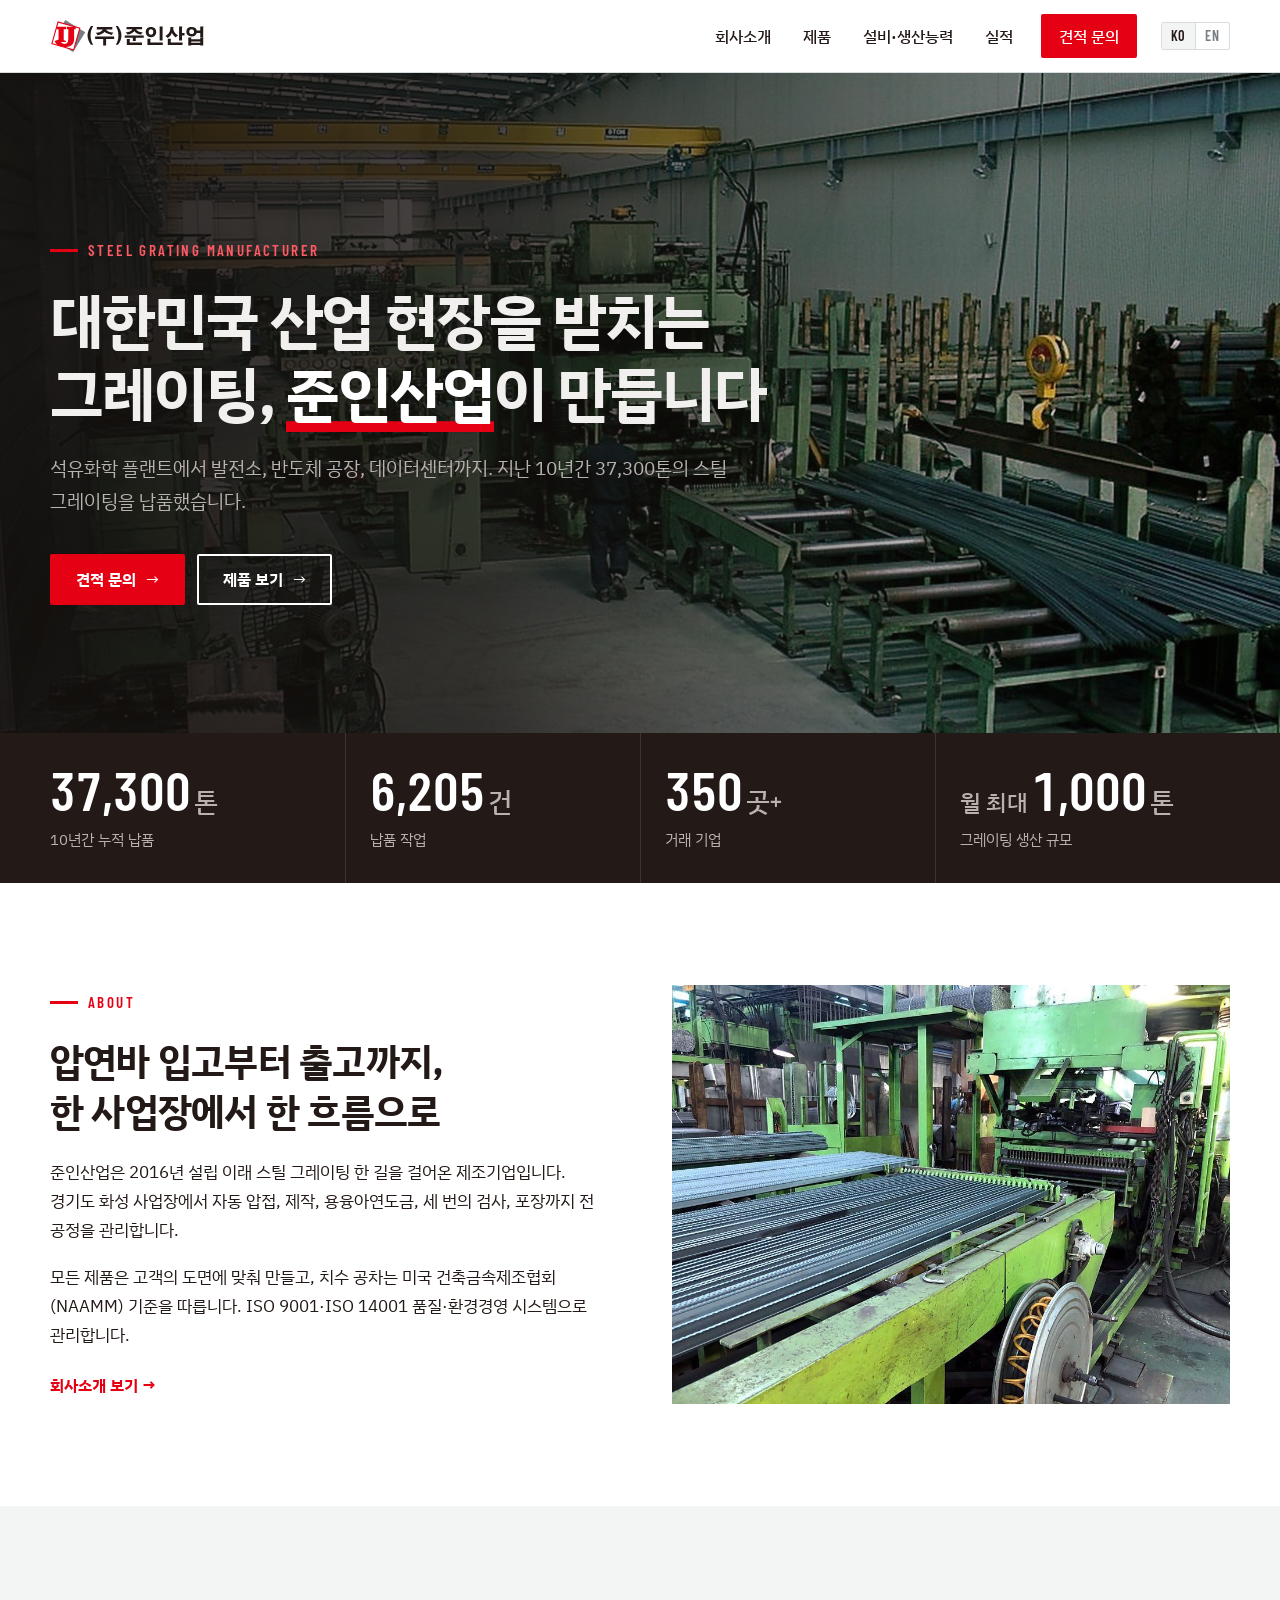
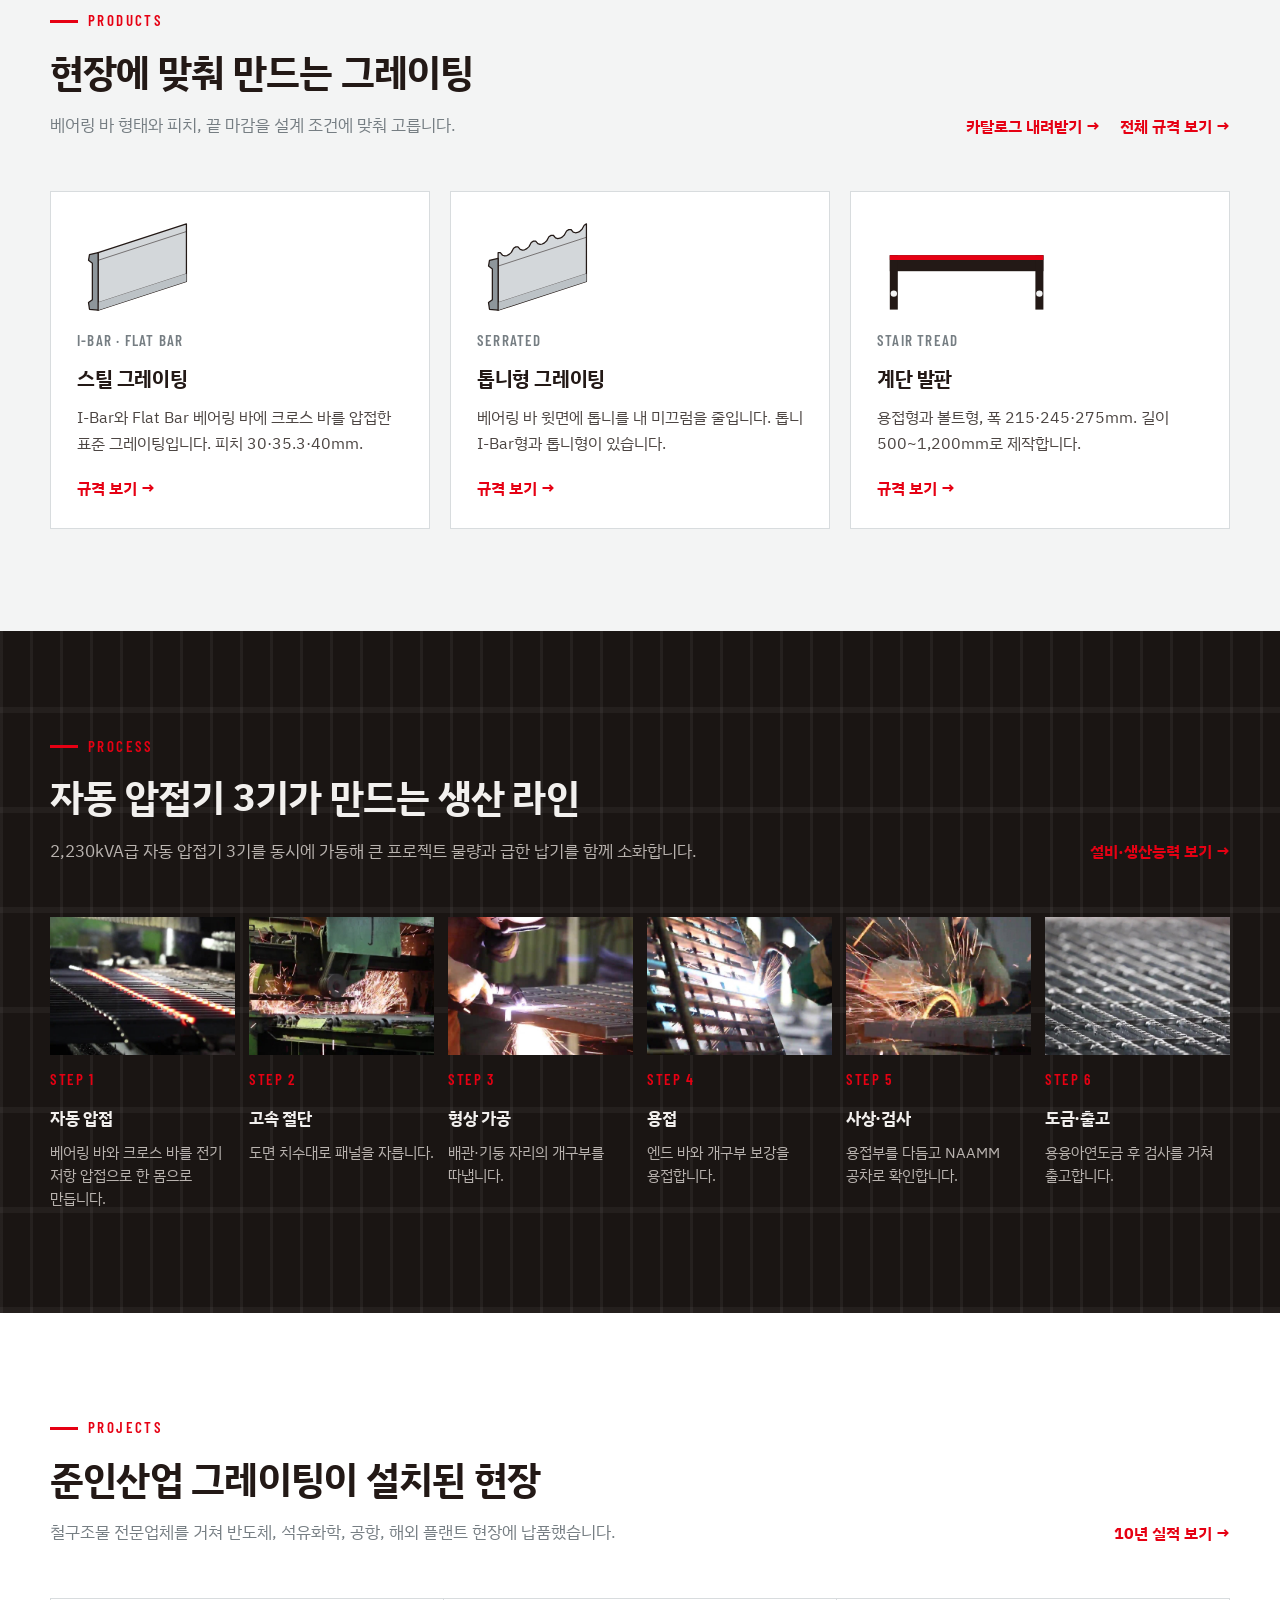
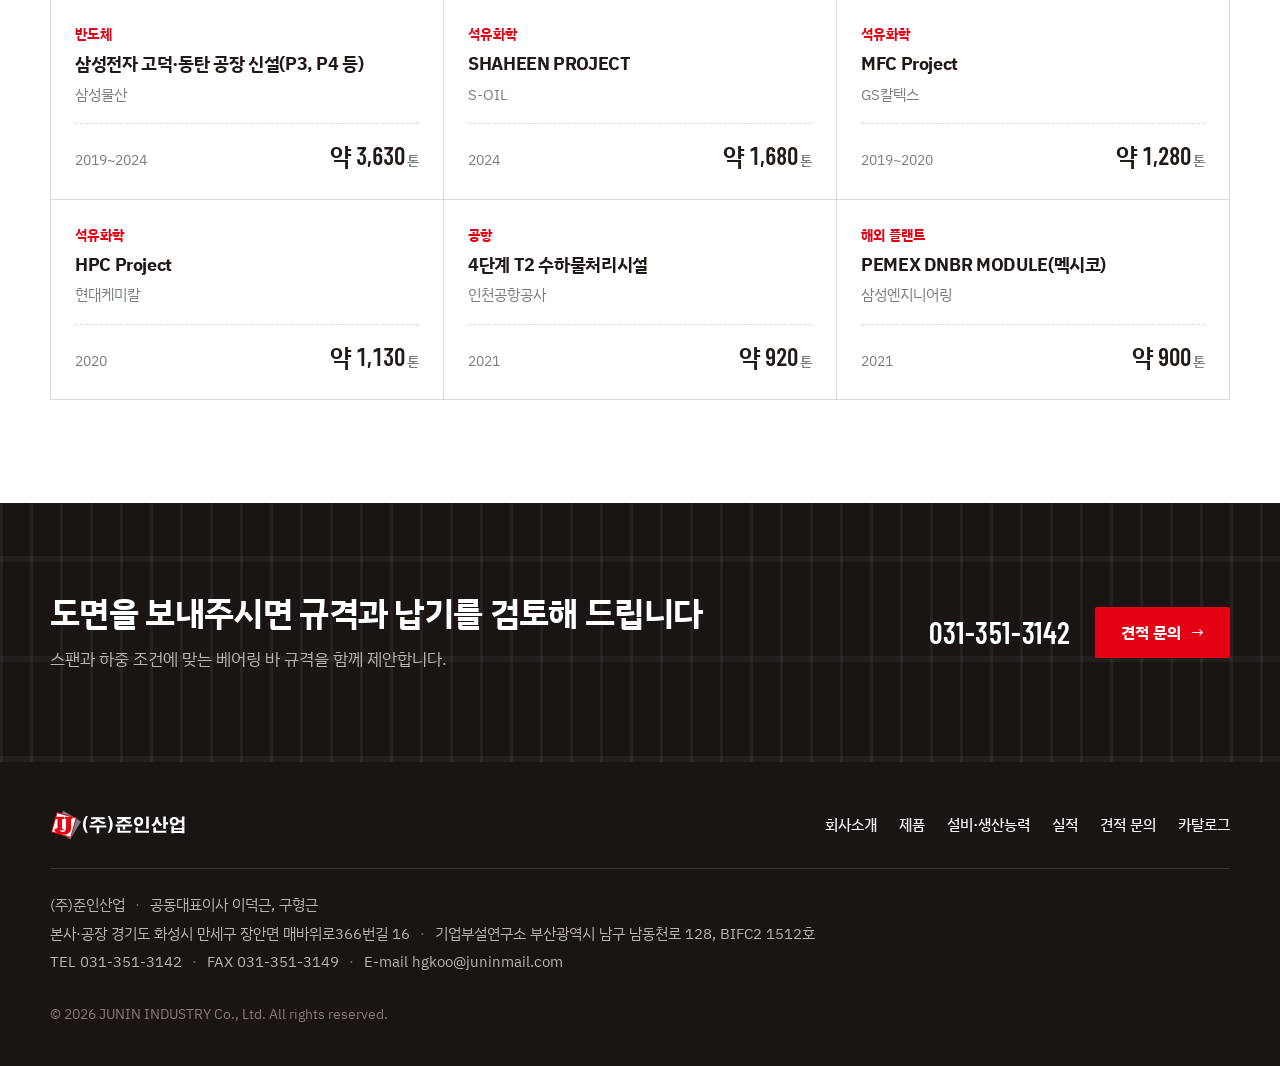
<file: index.html>
<!doctype html>
<html lang="ko">
<head>
<meta charset="utf-8">
<meta name="viewport" content="width=device-width, initial-scale=1, viewport-fit=cover">
<title>(주)준인산업 | 스틸 그레이팅 전문 제조</title>
<meta name="claude:viewport-fit-sides" content="cover">
<meta name="description" content="스틸 그레이팅 전문 제조기업 (주)준인산업. 자동 압접기 3기, 월 최대 1,000톤 규모, 10년간 37,300톤 납품.">
<meta name="naver-site-verification" content="c93af0cdd106b1a8a34fe475d96d57010b993415">
<meta property="og:type" content="website">
<meta property="og:title" content="(주)준인산업 | 스틸 그레이팅 전문 제조">
<meta property="og:description" content="스틸 그레이팅 전문 제조기업 (주)준인산업. 자동 압접기 3기, 월 최대 1,000톤 규모, 10년간 37,300톤 납품.">
<meta property="og:image" content="https://www.junin-grating.com/assets/img/hero-line.jpg">
<meta property="og:url" content="https://www.junin-grating.com/">
<meta property="og:site_name" content="(주)준인산업">
<meta property="og:locale" content="ko_KR">
<meta property="og:locale:alternate" content="en_US">
<link rel="canonical" href="https://www.junin-grating.com/">
<link rel="alternate" hreflang="ko" href="https://www.junin-grating.com/">
<link rel="alternate" hreflang="en" href="https://www.junin-grating.com/en/">
<link rel="alternate" hreflang="x-default" href="https://www.junin-grating.com/">
<link rel="icon" type="image/png" sizes="32x32" href="assets/img/mark-32.png">
<link rel="apple-touch-icon" href="assets/img/mark-180.png">
<link rel="preconnect" href="https://fonts.googleapis.com">
<link rel="preconnect" href="https://fonts.gstatic.com" crossorigin>
<link rel="stylesheet" href="https://fonts.googleapis.com/css2?family=Barlow+Condensed:wght@500;600;700&family=IBM+Plex+Sans+KR:wght@400;500;700&display=swap">
<link rel="stylesheet" href="assets/css/site.css">
</head>
<body>
<a class="sr-only" href="#main">본문 바로가기</a>
<header class="site-header">
  <div class="wrap">
    <a class="brand" href="./" aria-label="(주)준인산업 홈"><img src="assets/img/logo.svg" alt="(주)준인산업" width="155" height="34"></a>
    <div class="lang" aria-label="언어 선택"><a href="./" lang="ko" hreflang="ko" aria-current="true">KO</a><a href="en/" lang="en" hreflang="en">EN</a></div>
    <button class="nav-toggle" type="button" aria-expanded="false" aria-controls="site-nav"><span></span><span class="sr-only">메뉴</span></button>
    <nav class="nav" id="site-nav" aria-label="주 메뉴">
      <a href="company.html">회사소개</a>
<a href="products.html">제품</a>
<a href="facility.html">설비·생산능력</a>
<a href="projects.html">실적</a>
<a class="nav-cta" href="contact.html">견적 문의</a>
    </nav>
  </div>
</header>
<main id="main">
<section class="hero">
  <div class="hero-media"><img src="assets/img/hero-line.jpg" alt="준인산업 공장의 그레이팅 자동 압접 라인" fetchpriority="high"></div>
  <div class="wrap">
    <span class="eyebrow">Steel Grating Manufacturer</span>
    <h1>대한민국 산업 현장을 받치는 그레이팅, <em>준인산업</em>이 만듭니다</h1>
    <p class="lead">석유화학 플랜트에서 발전소, 반도체 공장, 데이터센터까지. 지난 10년간 37,300톤의 스틸 그레이팅을 납품했습니다.</p>
    <div class="btns">
      <a class="btn btn-red" href="contact.html">견적 문의</a>
      <a class="btn btn-line" href="products.html">제품 보기</a>
    </div>
  </div>
</section>
<section class="stats" aria-label="주요 수치"><div class="wrap"><ul><li><span class="num">37,300<small>톤</small></span><span class="label">10년간 누적 납품</span></li><li><span class="num">6,205<small>건</small></span><span class="label">납품 작업</span></li><li><span class="num">350<small>곳+</small></span><span class="label">거래 기업</span></li><li><span class="num"><span class="pre">월 최대</span>1,000<small>톤</small></span><span class="label">그레이팅 생산 규모</span></li></ul></div></section>

<section class="section">
  <div class="wrap split">
    <div class="split-text" style="display:grid;gap:22px">
      <span class="eyebrow">About</span>
      <h2 style="font-size:clamp(26px,3.2vw,38px)">압연바 입고부터 출고까지,<br>한 사업장에서 한 흐름으로</h2>
      <div class="prose">
        <p>준인산업은 2016년 설립 이래 스틸 그레이팅 한 길을 걸어온 제조기업입니다. 경기도 화성 사업장에서 자동 압접, 제작, 용융아연도금, 세 번의 검사, 포장까지 전 공정을 관리합니다.</p>
        <p>모든 제품은 고객의 도면에 맞춰 만들고, 치수 공차는 미국 건축금속제조협회(NAAMM) 기준을 따릅니다. ISO 9001·ISO 14001 품질·환경경영 시스템으로 관리합니다.</p>
      </div>
      <div><a class="link-more" href="company.html">회사소개 보기</a></div>
    </div>
    <div class="split-media"><img src="assets/img/02-press-welder-2-front.jpg" alt="자동 압접기 2호기 전면" loading="lazy"></div>
  </div>
</section>

<section class="section section-paper">
  <div class="wrap">
    <div class="sec-head sec-head-row">
      <div><span class="eyebrow">Products</span><h2>현장에 맞춰 만드는 그레이팅</h2><p>베어링 바 형태와 피치, 끝 마감을 설계 조건에 맞춰 고릅니다.</p></div>
      <div style="display:flex;gap:20px;flex-wrap:wrap"><a class="link-more" href="assets/docs/junin-catalog.pdf" download>카탈로그 내려받기</a><a class="link-more" href="products.html">전체 규격 보기</a></div>
    </div>
    <div class="cards">
      <a class="card" href="products.html#types">
        <div class="profile"><svg viewBox="0 0 124 100" aria-hidden="true"><path d="M22.0 34.0 L114.0 4.0 L114.0 64.0 L22.0 94.0Z" fill="#d3d7da" stroke="#231916" stroke-width="1.3" stroke-linejoin="round"/><path d="M22 42 L114 12" stroke="#231916" stroke-width="1" opacity=".55"/><path d="M22 86 L114 56" stroke="#231916" stroke-width="1" opacity=".55"/><path d="M22 86 L114 56 L114 64 L22 94Z" fill="#bcc2c6"/><path d="M22 34 L13 36 L12 42 L16 45 L16 83 L12 86 L13 93 L22 94Z" fill="#8e969b" stroke="#231916" stroke-width="1.3" stroke-linejoin="round"/></svg></div>
        <span class="code">I-BAR · FLAT BAR</span>
        <h3>스틸 그레이팅</h3>
        <p>I-Bar와 Flat Bar 베어링 바에 크로스 바를 압접한 표준 그레이팅입니다. 피치 30·35.3·40mm.</p>
        <span class="link-more">규격 보기</span>
      </a>
      <a class="card" href="products.html#types">
        <div class="profile"><svg viewBox="0 0 124 100" aria-hidden="true"><path d="M22.0 34.0 L24.3 33.9 L26.6 36.7 L28.9 37.3 L31.2 37.0 L33.5 35.8 L35.8 33.7 L38.1 29.4 L40.4 28.0 L42.7 27.9 L45.0 30.7 L47.3 31.3 L49.6 31.0 L51.9 29.8 L54.2 27.7 L56.5 23.4 L58.8 22.0 L61.1 21.9 L63.4 24.7 L65.7 25.3 L68.0 25.0 L70.3 23.8 L72.6 21.7 L74.9 17.4 L77.2 16.0 L79.5 15.9 L81.8 18.7 L84.1 19.3 L86.4 19.0 L88.7 17.8 L91.0 15.7 L93.3 11.4 L95.6 10.0 L97.9 9.9 L100.2 12.7 L102.5 13.3 L104.8 13.0 L107.1 11.8 L109.4 9.7 L111.7 5.4 L114.0 4.0 L114.0 64.0 L22.0 94.0Z" fill="#d3d7da" stroke="#231916" stroke-width="1.3" stroke-linejoin="round"/><path d="M22 48 L114 18" stroke="#231916" stroke-width="1" opacity=".55"/><path d="M22 86 L114 56" stroke="#231916" stroke-width="1" opacity=".55"/><path d="M22 86 L114 56 L114 64 L22 94Z" fill="#bcc2c6"/><path d="M22 40 L13 42 L12 48 L16 51 L16 83 L12 86 L13 93 L22 94Z" fill="#8e969b" stroke="#231916" stroke-width="1.3" stroke-linejoin="round"/></svg></div>
        <span class="code">SERRATED</span>
        <h3>톱니형 그레이팅</h3>
        <p>베어링 바 윗면에 톱니를 내 미끄럼을 줄입니다. 톱니 I-Bar형과 톱니형이 있습니다.</p>
        <span class="link-more">규격 보기</span>
      </a>
      <a class="card" href="products.html#stair">
        <div class="profile"><svg viewBox="0 0 114 60" aria-hidden="true"><rect x="8" y="22" width="96" height="10" fill="#231916"/><rect x="8" y="22" width="5" height="34" fill="#231916"/><rect x="99" y="22" width="5" height="34" fill="#231916"/><rect x="8" y="22" width="96" height="3" fill="#E60013"/><circle cx="10.5" cy="46" r="2" fill="#f3f4f4"/><circle cx="101.5" cy="46" r="2" fill="#f3f4f4"/></svg></div>
        <span class="code">STAIR TREAD</span>
        <h3>계단 발판</h3>
        <p>용접형과 볼트형, 폭 215·245·275mm. 길이 500~1,200mm로 제작합니다.</p>
        <span class="link-more">규격 보기</span>
      </a>
    </div>
  </div>
</section>

<section class="section section-dark grating-bg">
  <div class="wrap">
    <div class="sec-head sec-head-row">
      <div><span class="eyebrow">Process</span><h2>자동 압접기 3기가 만드는 생산 라인</h2><p>2,230kVA급 자동 압접기 3기를 동시에 가동해 큰 프로젝트 물량과 급한 납기를 함께 소화합니다.</p></div>
      <a class="link-more" href="facility.html">설비·생산능력 보기</a>
    </div>
    <ol class="flow">
      <li><figure><img src="assets/img/v-01-press-welding.jpg" alt="자동 압접" loading="lazy"></figure><span class="step">STEP 1</span><h3>자동 압접</h3><p>베어링 바와 크로스 바를 전기 저항 압접으로 한 몸으로 만듭니다.</p></li>
      <li><figure><img src="assets/img/v-02-high-speed-cutting.jpg" alt="고속 절단" loading="lazy"></figure><span class="step">STEP 2</span><h3>고속 절단</h3><p>도면 치수대로 패널을 자릅니다.</p></li>
      <li><figure><img src="assets/img/v-03-shape-cutting.jpg" alt="형상 절단" loading="lazy"></figure><span class="step">STEP 3</span><h3>형상 가공</h3><p>배관·기둥 자리의 개구부를 따냅니다.</p></li>
      <li><figure><img src="assets/img/v-04-welding.jpg" alt="용접" loading="lazy"></figure><span class="step">STEP 4</span><h3>용접</h3><p>엔드 바와 개구부 보강을 용접합니다.</p></li>
      <li><figure><img src="assets/img/v-05-grinding.jpg" alt="사상" loading="lazy"></figure><span class="step">STEP 5</span><h3>사상·검사</h3><p>용접부를 다듬고 NAAMM 공차로 확인합니다.</p></li>
      <li><figure><img src="assets/img/v-06-galvanized-product.jpg" alt="용융아연도금 완제품" loading="lazy"></figure><span class="step">STEP 6</span><h3>도금·출고</h3><p>용융아연도금 후 검사를 거쳐 출고합니다.</p></li>
    </ol>
  </div>
</section>

<section class="section">
  <div class="wrap">
    <div class="sec-head sec-head-row">
      <div><span class="eyebrow">Projects</span><h2>준인산업 그레이팅이 설치된 현장</h2><p>철구조물 전문업체를 거쳐 반도체, 석유화학, 공항, 해외 플랜트 현장에 납품했습니다.</p></div>
      <a class="link-more" href="projects.html">10년 실적 보기</a>
    </div>
    <div class="proj-grid">
<article class="proj">
  <span class="field">반도체</span>
  <h3>삼성전자 고덕·동탄 공장 신설(P3, P4 등)</h3>
  <span class="client">삼성물산</span>
  <div class="meta"><span>2019~2024</span><span class="num">약 3,630<small>톤</small></span></div>
</article>
<article class="proj">
  <span class="field">석유화학</span>
  <h3>SHAHEEN PROJECT</h3>
  <span class="client">S-OIL</span>
  <div class="meta"><span>2024</span><span class="num">약 1,680<small>톤</small></span></div>
</article>
<article class="proj">
  <span class="field">석유화학</span>
  <h3>MFC Project</h3>
  <span class="client">GS칼텍스</span>
  <div class="meta"><span>2019~2020</span><span class="num">약 1,280<small>톤</small></span></div>
</article>
<article class="proj">
  <span class="field">석유화학</span>
  <h3>HPC Project</h3>
  <span class="client">현대케미칼</span>
  <div class="meta"><span>2020</span><span class="num">약 1,130<small>톤</small></span></div>
</article>
<article class="proj">
  <span class="field">공항</span>
  <h3>4단계 T2 수하물처리시설</h3>
  <span class="client">인천공항공사</span>
  <div class="meta"><span>2021</span><span class="num">약 920<small>톤</small></span></div>
</article>
<article class="proj">
  <span class="field">해외 플랜트</span>
  <h3>PEMEX DNBR MODULE(멕시코)</h3>
  <span class="client">삼성엔지니어링</span>
  <div class="meta"><span>2021</span><span class="num">약 900<small>톤</small></span></div>
</article>
    </div>
  </div>
</section>
<section class="cta-band grating-bg">
  <div class="wrap">
    <div>
      <h2>도면을 보내주시면 규격과 납기를 검토해 드립니다</h2>
      <p>스팬과 하중 조건에 맞는 베어링 바 규격을 함께 제안합니다.</p>
    </div>
    <div class="contact-quick">
      <a class="tel" href="tel:0313513142">031-351-3142</a>
      <a class="btn btn-red" href="contact.html">견적 문의</a>
    </div>
  </div>
</section>
</main>
<footer class="site-footer">
  <div class="wrap">
    <div class="foot-top">
      <img src="assets/img/logo-white.svg" alt="(주)준인산업" width="137" height="30">
      <nav class="foot-nav" aria-label="하단 메뉴"><a href="company.html">회사소개</a><a href="products.html">제품</a><a href="facility.html">설비·생산능력</a><a href="projects.html">실적</a><a href="contact.html">견적 문의</a><a href="assets/docs/junin-catalog.pdf" download>카탈로그</a></nav>
    </div>
    <div class="foot-info">
      <p><span>(주)준인산업</span><span>공동대표이사 이덕근, 구형근</span></p>
      <p><span>본사·공장 경기도 화성시 만세구 장안면 매바위로366번길 16</span><span>기업부설연구소 부산광역시 남구 남동천로 128, BIFC2 1512호</span></p>
      <p><span>TEL <a href="tel:0313513142">031-351-3142</a></span><span>FAX 031-351-3149</span><span>E-mail <a href="mailto:hgkoo@juninmail.com">hgkoo@juninmail.com</a></span></p>
    </div>
    <p class="foot-copy">© 2026 JUNIN INDUSTRY Co., Ltd. All rights reserved.</p>
  </div>
</footer>
<script src="assets/js/site.js"></script>
</body>
</html>
</file>
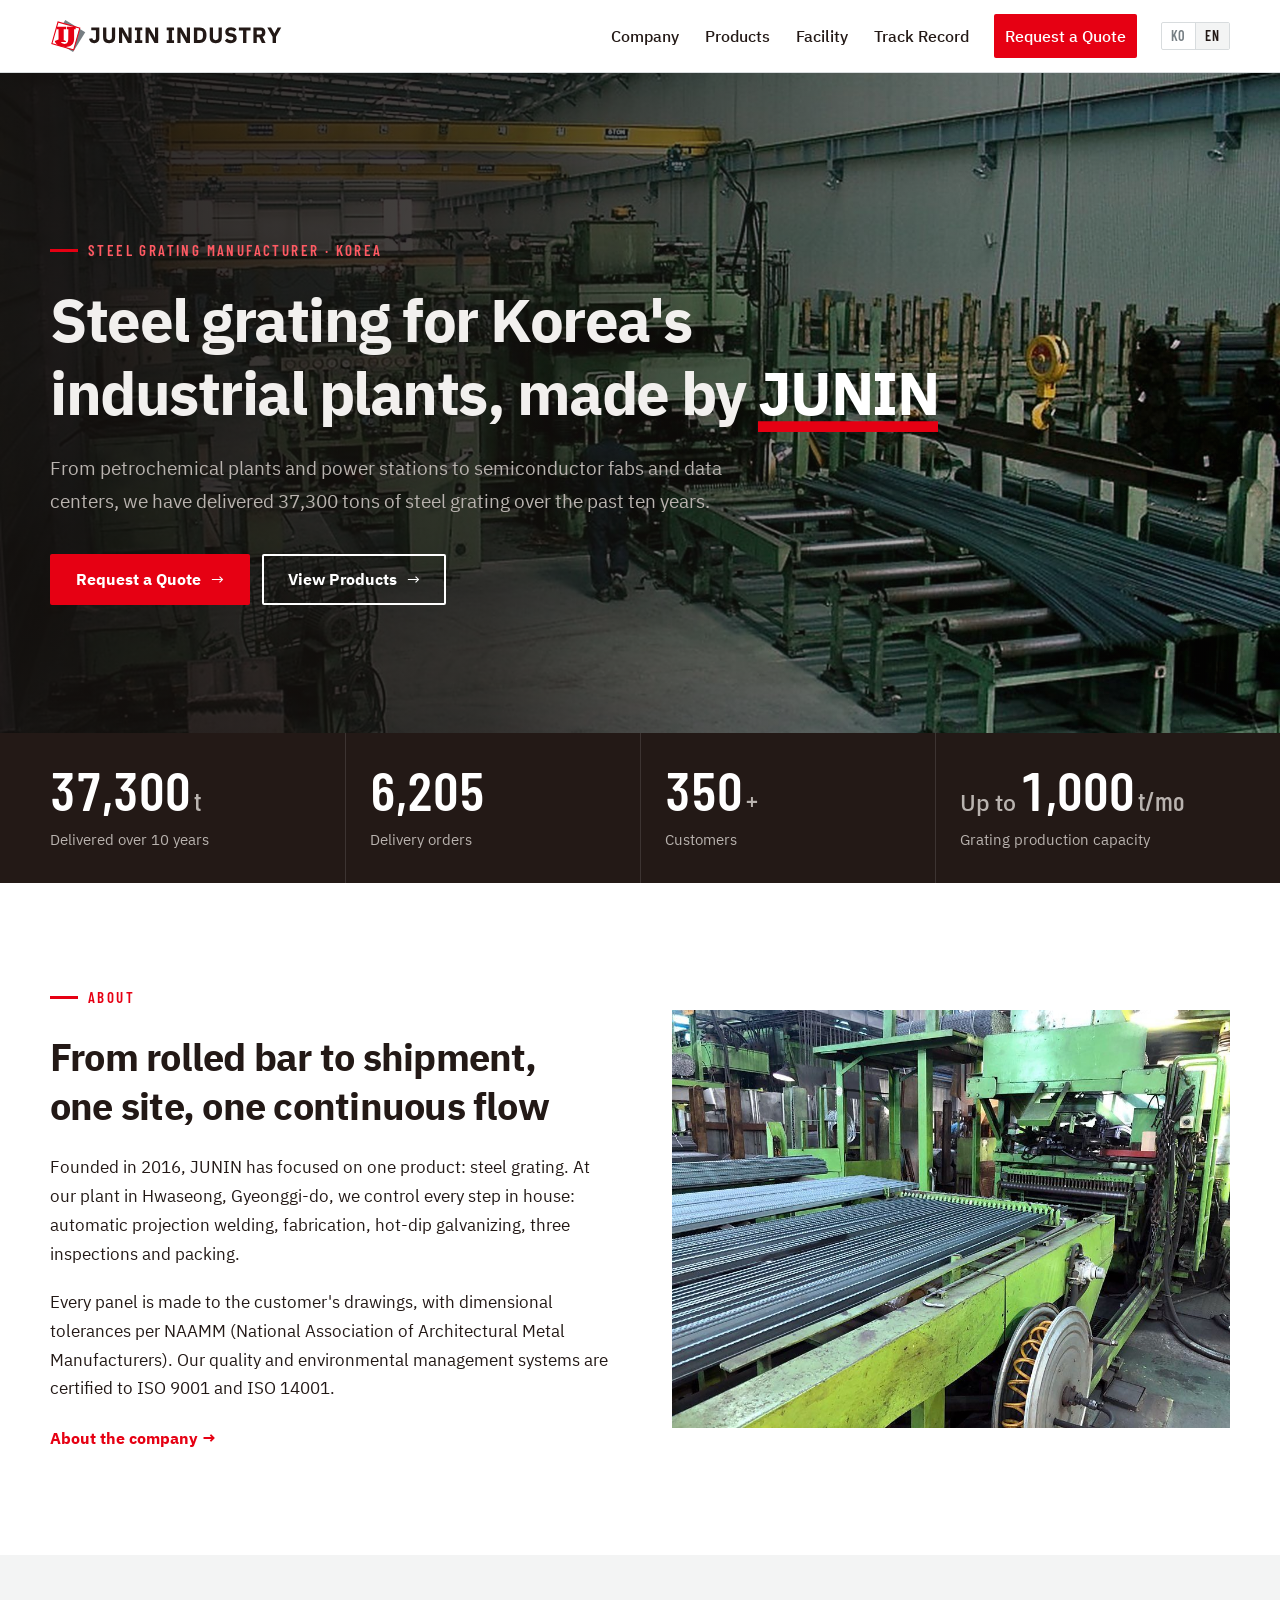
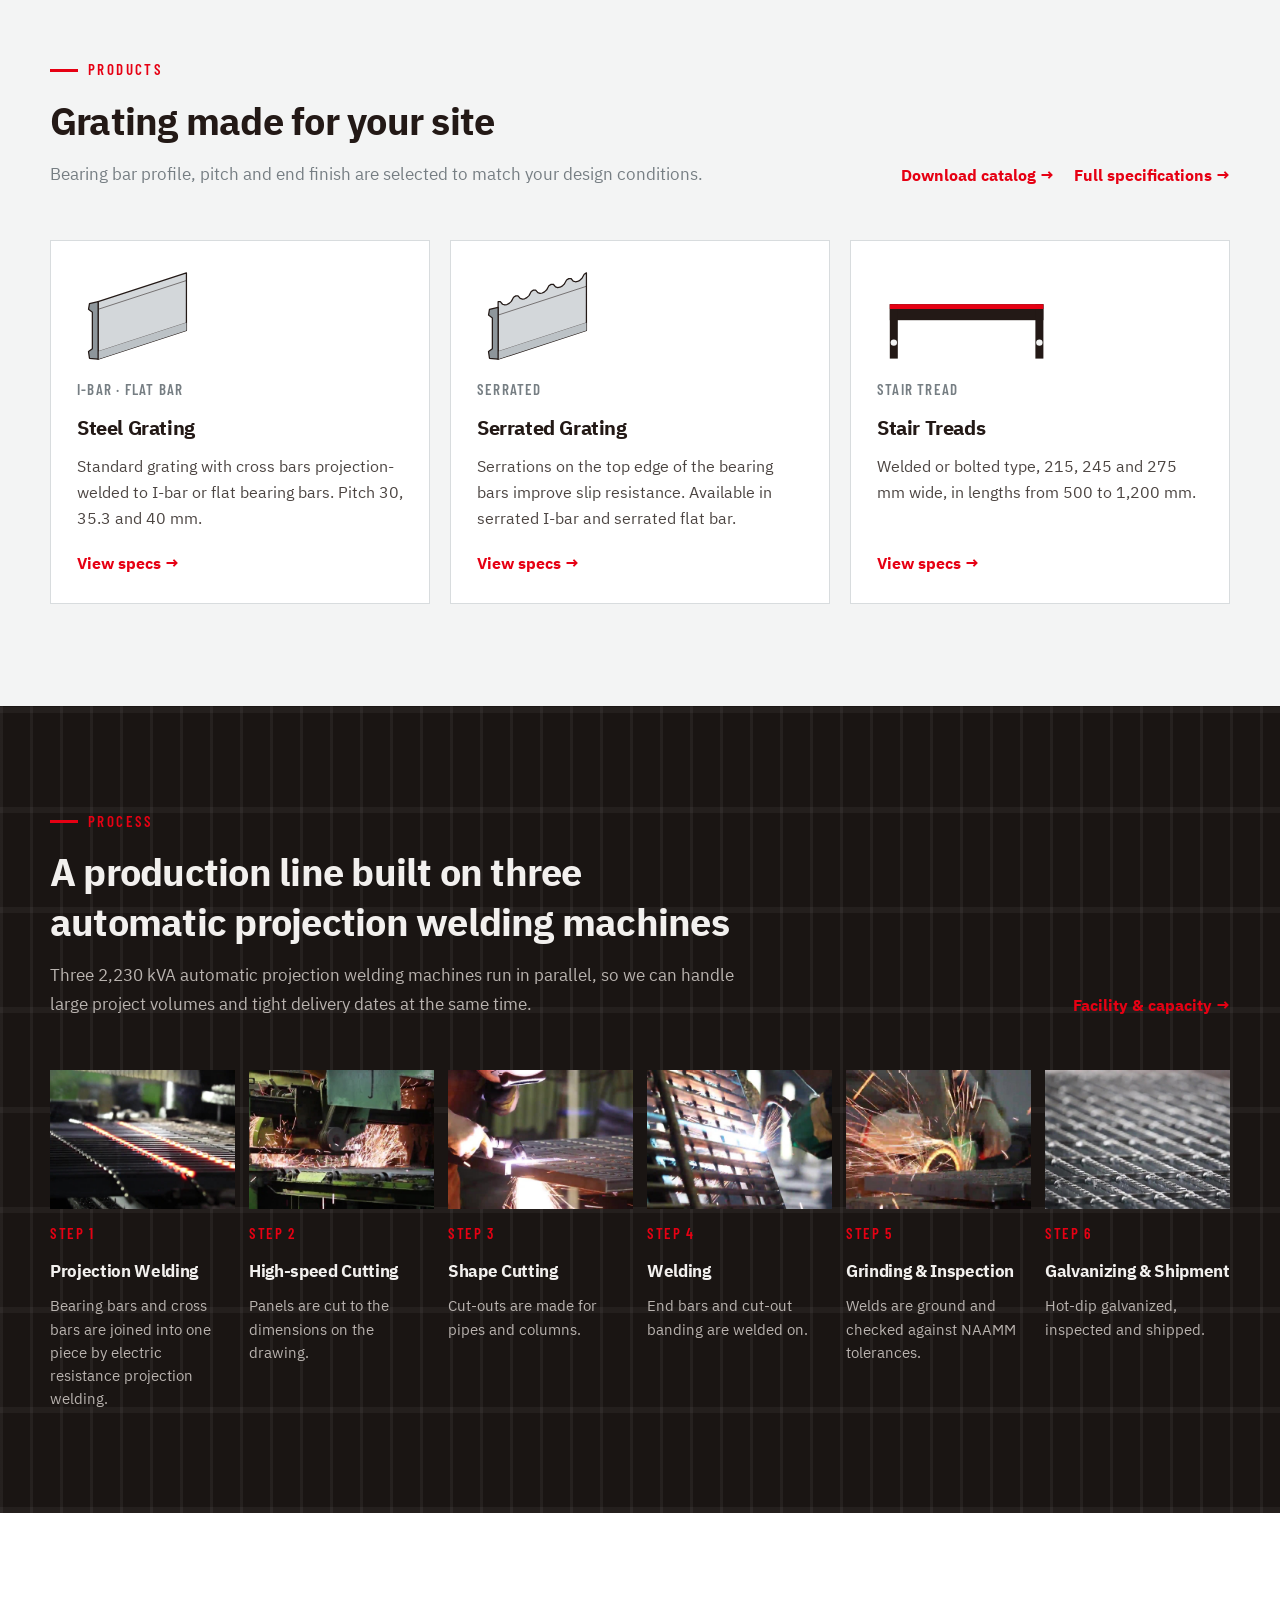
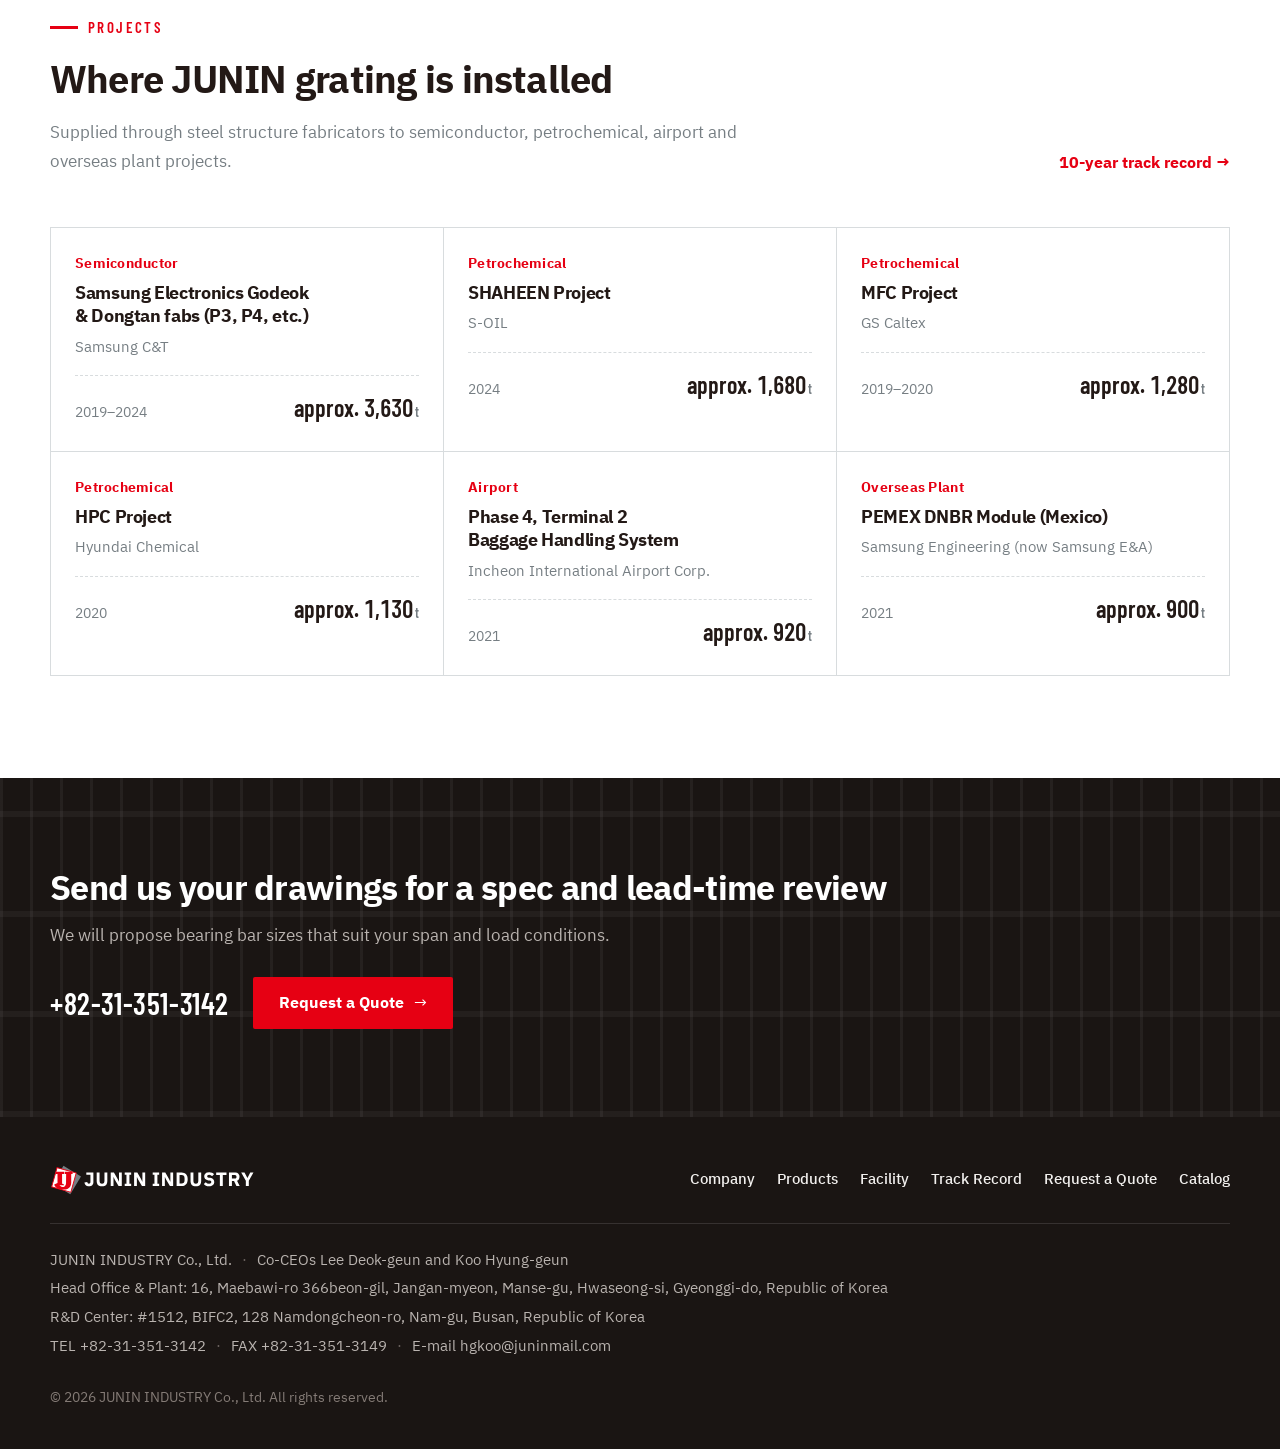
<file: en/index.html>
<!doctype html>
<html lang="en">
<head>
<meta charset="utf-8">
<meta name="viewport" content="width=device-width, initial-scale=1, viewport-fit=cover">
<title>JUNIN INDUSTRY Co., Ltd. | Steel Grating Manufacturer, Korea</title>
<meta name="claude:viewport-fit-sides" content="cover">
<meta name="description" content="JUNIN INDUSTRY Co., Ltd., a steel grating manufacturer in Korea. Three automatic projection welding machines, capacity up to 1,000 t per month, 37,300 t delivered over 10 years.">
<meta property="og:type" content="website">
<meta property="og:title" content="JUNIN INDUSTRY Co., Ltd. | Steel Grating Manufacturer, Korea">
<meta property="og:description" content="JUNIN INDUSTRY Co., Ltd., a steel grating manufacturer in Korea. Three automatic projection welding machines, capacity up to 1,000 t per month, 37,300 t delivered over 10 years.">
<meta property="og:image" content="https://www.junin-grating.com/assets/img/hero-line.jpg">
<meta property="og:url" content="https://www.junin-grating.com/en/">
<meta property="og:site_name" content="JUNIN INDUSTRY Co., Ltd.">
<meta property="og:locale" content="en_US">
<meta property="og:locale:alternate" content="ko_KR">
<link rel="canonical" href="https://www.junin-grating.com/en/">
<link rel="alternate" hreflang="ko" href="https://www.junin-grating.com/">
<link rel="alternate" hreflang="en" href="https://www.junin-grating.com/en/">
<link rel="alternate" hreflang="x-default" href="https://www.junin-grating.com/">
<link rel="icon" type="image/png" sizes="32x32" href="../assets/img/mark-32.png">
<link rel="apple-touch-icon" href="../assets/img/mark-180.png">
<link rel="preconnect" href="https://fonts.googleapis.com">
<link rel="preconnect" href="https://fonts.gstatic.com" crossorigin>
<link rel="stylesheet" href="https://fonts.googleapis.com/css2?family=Barlow+Condensed:wght@500;600;700&family=IBM+Plex+Sans+KR:wght@400;500;700&display=swap">
<link rel="stylesheet" href="../assets/css/site.css">
</head>
<body>
<a class="sr-only" href="#main">Skip to content</a>
<header class="site-header">
  <div class="wrap">
    <a class="brand" href="./" aria-label="JUNIN INDUSTRY Co., Ltd. home"><img src="../assets/img/logo-en.svg" alt="JUNIN INDUSTRY Co., Ltd." width="233" height="34"></a>
    <div class="lang" aria-label="Language"><a href="../" lang="ko" hreflang="ko">KO</a><a href="./" lang="en" hreflang="en" aria-current="true">EN</a></div>
    <button class="nav-toggle" type="button" aria-expanded="false" aria-controls="site-nav"><span></span><span class="sr-only">Menu</span></button>
    <nav class="nav" id="site-nav" aria-label="Main menu">
      <a href="company.html">Company</a>
<a href="products.html">Products</a>
<a href="facility.html">Facility</a>
<a href="projects.html">Track Record</a>
<a class="nav-cta" href="contact.html">Request a Quote</a>
    </nav>
  </div>
</header>
<main id="main">
<section class="hero">
  <div class="hero-media"><img src="../assets/img/hero-line.jpg" alt="Automatic projection welding line for steel grating at the JUNIN plant" fetchpriority="high"></div>
  <div class="wrap">
    <span class="eyebrow">Steel Grating Manufacturer · Korea</span>
    <h1>Steel grating for Korea's industrial plants, made by <em>JUNIN</em></h1>
    <p class="lead">From petrochemical plants and power stations to semiconductor fabs and data centers, we have delivered 37,300 tons of steel grating over the past ten years.</p>
    <div class="btns">
      <a class="btn btn-red" href="contact.html">Request a Quote</a>
      <a class="btn btn-line" href="products.html">View Products</a>
    </div>
  </div>
</section>
<section class="stats" aria-label="Key figures"><div class="wrap"><ul><li><span class="num">37,300<small>t</small></span><span class="label">Delivered over 10 years</span></li><li><span class="num">6,205</span><span class="label">Delivery orders</span></li><li><span class="num">350<small>+</small></span><span class="label">Customers</span></li><li><span class="num"><span class="pre">Up to</span>1,000<small>t/mo</small></span><span class="label">Grating production capacity</span></li></ul></div></section>

<section class="section">
  <div class="wrap split">
    <div class="split-text" style="display:grid;gap:22px">
      <span class="eyebrow">About</span>
      <h2 style="font-size:clamp(26px,3.2vw,38px)">From rolled bar to shipment,<br>one site, one continuous flow</h2>
      <div class="prose">
        <p>Founded in 2016, JUNIN has focused on one product: steel grating. At our plant in Hwaseong, Gyeonggi-do, we control every step in house: automatic projection welding, fabrication, hot-dip galvanizing, three inspections and packing.</p>
        <p>Every panel is made to the customer's drawings, with dimensional tolerances per NAAMM (National Association of Architectural Metal Manufacturers). Our quality and environmental management systems are certified to ISO 9001 and ISO 14001.</p>
      </div>
      <div><a class="link-more" href="company.html">About the company</a></div>
    </div>
    <div class="split-media"><img src="../assets/img/02-press-welder-2-front.jpg" alt="Front of automatic projection welding machine No. 2" loading="lazy"></div>
  </div>
</section>

<section class="section section-paper">
  <div class="wrap">
    <div class="sec-head sec-head-row">
      <div><span class="eyebrow">Products</span><h2>Grating made for your site</h2><p>Bearing bar profile, pitch and end finish are selected to match your design conditions.</p></div>
      <div style="display:flex;gap:20px;flex-wrap:wrap"><a class="link-more" href="../assets/docs/junin-catalog-en.pdf" download>Download catalog</a><a class="link-more" href="products.html">Full specifications</a></div>
    </div>
    <div class="cards">
      <a class="card" href="products.html#types">
        <div class="profile"><svg viewBox="0 0 124 100" aria-hidden="true"><path d="M22.0 34.0 L114.0 4.0 L114.0 64.0 L22.0 94.0Z" fill="#d3d7da" stroke="#231916" stroke-width="1.3" stroke-linejoin="round"/><path d="M22 42 L114 12" stroke="#231916" stroke-width="1" opacity=".55"/><path d="M22 86 L114 56" stroke="#231916" stroke-width="1" opacity=".55"/><path d="M22 86 L114 56 L114 64 L22 94Z" fill="#bcc2c6"/><path d="M22 34 L13 36 L12 42 L16 45 L16 83 L12 86 L13 93 L22 94Z" fill="#8e969b" stroke="#231916" stroke-width="1.3" stroke-linejoin="round"/></svg></div>
        <span class="code">I-BAR · FLAT BAR</span>
        <h3>Steel Grating</h3>
        <p>Standard grating with cross bars projection-welded to I-bar or flat bearing bars. Pitch 30, 35.3 and 40 mm.</p>
        <span class="link-more">View specs</span>
      </a>
      <a class="card" href="products.html#types">
        <div class="profile"><svg viewBox="0 0 124 100" aria-hidden="true"><path d="M22.0 34.0 L24.3 33.9 L26.6 36.7 L28.9 37.3 L31.2 37.0 L33.5 35.8 L35.8 33.7 L38.1 29.4 L40.4 28.0 L42.7 27.9 L45.0 30.7 L47.3 31.3 L49.6 31.0 L51.9 29.8 L54.2 27.7 L56.5 23.4 L58.8 22.0 L61.1 21.9 L63.4 24.7 L65.7 25.3 L68.0 25.0 L70.3 23.8 L72.6 21.7 L74.9 17.4 L77.2 16.0 L79.5 15.9 L81.8 18.7 L84.1 19.3 L86.4 19.0 L88.7 17.8 L91.0 15.7 L93.3 11.4 L95.6 10.0 L97.9 9.9 L100.2 12.7 L102.5 13.3 L104.8 13.0 L107.1 11.8 L109.4 9.7 L111.7 5.4 L114.0 4.0 L114.0 64.0 L22.0 94.0Z" fill="#d3d7da" stroke="#231916" stroke-width="1.3" stroke-linejoin="round"/><path d="M22 48 L114 18" stroke="#231916" stroke-width="1" opacity=".55"/><path d="M22 86 L114 56" stroke="#231916" stroke-width="1" opacity=".55"/><path d="M22 86 L114 56 L114 64 L22 94Z" fill="#bcc2c6"/><path d="M22 40 L13 42 L12 48 L16 51 L16 83 L12 86 L13 93 L22 94Z" fill="#8e969b" stroke="#231916" stroke-width="1.3" stroke-linejoin="round"/></svg></div>
        <span class="code">SERRATED</span>
        <h3>Serrated Grating</h3>
        <p>Serrations on the top edge of the bearing bars improve slip resistance. Available in serrated I-bar and serrated flat bar.</p>
        <span class="link-more">View specs</span>
      </a>
      <a class="card" href="products.html#stair">
        <div class="profile"><svg viewBox="0 0 114 60" aria-hidden="true"><rect x="8" y="22" width="96" height="10" fill="#231916"/><rect x="8" y="22" width="5" height="34" fill="#231916"/><rect x="99" y="22" width="5" height="34" fill="#231916"/><rect x="8" y="22" width="96" height="3" fill="#E60013"/><circle cx="10.5" cy="46" r="2" fill="#f3f4f4"/><circle cx="101.5" cy="46" r="2" fill="#f3f4f4"/></svg></div>
        <span class="code">STAIR TREAD</span>
        <h3>Stair Treads</h3>
        <p>Welded or bolted type, 215, 245 and 275 mm wide, in lengths from 500 to 1,200 mm.</p>
        <span class="link-more">View specs</span>
      </a>
    </div>
  </div>
</section>

<section class="section section-dark grating-bg">
  <div class="wrap">
    <div class="sec-head sec-head-row">
      <div><span class="eyebrow">Process</span><h2>A production line built on three automatic projection welding machines</h2><p>Three 2,230 kVA automatic projection welding machines run in parallel, so we can handle large project volumes and tight delivery dates at the same time.</p></div>
      <a class="link-more" href="facility.html">Facility &amp; capacity</a>
    </div>
    <ol class="flow">
      <li><figure><img src="../assets/img/v-01-press-welding.jpg" alt="Automatic projection welding" loading="lazy"></figure><span class="step">STEP 1</span><h3>Projection Welding</h3><p>Bearing bars and cross bars are joined into one piece by electric resistance projection welding.</p></li>
      <li><figure><img src="../assets/img/v-02-high-speed-cutting.jpg" alt="High-speed cutting" loading="lazy"></figure><span class="step">STEP 2</span><h3>High-speed Cutting</h3><p>Panels are cut to the dimensions on the drawing.</p></li>
      <li><figure><img src="../assets/img/v-03-shape-cutting.jpg" alt="Shape cutting" loading="lazy"></figure><span class="step">STEP 3</span><h3>Shape Cutting</h3><p>Cut-outs are made for pipes and columns.</p></li>
      <li><figure><img src="../assets/img/v-04-welding.jpg" alt="Welding" loading="lazy"></figure><span class="step">STEP 4</span><h3>Welding</h3><p>End bars and cut-out banding are welded on.</p></li>
      <li><figure><img src="../assets/img/v-05-grinding.jpg" alt="Grinding" loading="lazy"></figure><span class="step">STEP 5</span><h3>Grinding &amp; Inspection</h3><p>Welds are ground and checked against NAAMM tolerances.</p></li>
      <li><figure><img src="../assets/img/v-06-galvanized-product.jpg" alt="Hot-dip galvanized grating" loading="lazy"></figure><span class="step">STEP 6</span><h3>Galvanizing &amp; Shipment</h3><p>Hot-dip galvanized, inspected and shipped.</p></li>
    </ol>
  </div>
</section>

<section class="section">
  <div class="wrap">
    <div class="sec-head sec-head-row">
      <div><span class="eyebrow">Projects</span><h2>Where JUNIN grating is installed</h2><p>Supplied through steel structure fabricators to semiconductor, petrochemical, airport and overseas plant projects.</p></div>
      <a class="link-more" href="projects.html">10-year track record</a>
    </div>
    <div class="proj-grid">
<article class="proj">
  <span class="field">Semiconductor</span>
  <h3>Samsung Electronics Godeok &amp; Dongtan fabs (P3, P4, etc.)</h3>
  <span class="client">Samsung C&amp;T</span>
  <div class="meta"><span>2019–2024</span><span class="num">approx. 3,630<small>t</small></span></div>
</article>
<article class="proj">
  <span class="field">Petrochemical</span>
  <h3>SHAHEEN Project</h3>
  <span class="client">S-OIL</span>
  <div class="meta"><span>2024</span><span class="num">approx. 1,680<small>t</small></span></div>
</article>
<article class="proj">
  <span class="field">Petrochemical</span>
  <h3>MFC Project</h3>
  <span class="client">GS Caltex</span>
  <div class="meta"><span>2019–2020</span><span class="num">approx. 1,280<small>t</small></span></div>
</article>
<article class="proj">
  <span class="field">Petrochemical</span>
  <h3>HPC Project</h3>
  <span class="client">Hyundai Chemical</span>
  <div class="meta"><span>2020</span><span class="num">approx. 1,130<small>t</small></span></div>
</article>
<article class="proj">
  <span class="field">Airport</span>
  <h3>Phase 4, Terminal 2 Baggage Handling System</h3>
  <span class="client">Incheon International Airport Corp.</span>
  <div class="meta"><span>2021</span><span class="num">approx. 920<small>t</small></span></div>
</article>
<article class="proj">
  <span class="field">Overseas Plant</span>
  <h3>PEMEX DNBR Module (Mexico)</h3>
  <span class="client">Samsung Engineering (now Samsung E&amp;A)</span>
  <div class="meta"><span>2021</span><span class="num">approx. 900<small>t</small></span></div>
</article>
    </div>
  </div>
</section>
<section class="cta-band grating-bg">
  <div class="wrap">
    <div>
      <h2>Send us your drawings for a spec and lead-time review</h2>
      <p>We will propose bearing bar sizes that suit your span and load conditions.</p>
    </div>
    <div class="contact-quick">
      <a class="tel" href="tel:+82313513142">+82-31-351-3142</a>
      <a class="btn btn-red" href="contact.html">Request a Quote</a>
    </div>
  </div>
</section>
</main>
<footer class="site-footer">
  <div class="wrap">
    <div class="foot-top">
      <img src="../assets/img/logo-en-white.svg" alt="JUNIN INDUSTRY Co., Ltd." width="206" height="30">
      <nav class="foot-nav" aria-label="Footer menu"><a href="company.html">Company</a><a href="products.html">Products</a><a href="facility.html">Facility</a><a href="projects.html">Track Record</a><a href="contact.html">Request a Quote</a><a href="../assets/docs/junin-catalog-en.pdf" download>Catalog</a></nav>
    </div>
    <div class="foot-info">
      <p><span>JUNIN INDUSTRY Co., Ltd.</span><span>Co-CEOs Lee Deok-geun and Koo Hyung-geun</span></p>
      <p><span>Head Office &amp; Plant: 16, Maebawi-ro 366beon-gil, Jangan-myeon, Manse-gu, Hwaseong-si, Gyeonggi-do, Republic of Korea</span></p>
      <p><span>R&amp;D Center: #1512, BIFC2, 128 Namdongcheon-ro, Nam-gu, Busan, Republic of Korea</span></p>
      <p><span>TEL <a href="tel:+82313513142">+82-31-351-3142</a></span><span>FAX +82-31-351-3149</span><span>E-mail <a href="mailto:hgkoo@juninmail.com">hgkoo@juninmail.com</a></span></p>
    </div>
    <p class="foot-copy">© 2026 JUNIN INDUSTRY Co., Ltd. All rights reserved.</p>
  </div>
</footer>
<script src="../assets/js/site.js"></script>
</body>
</html>
</file>
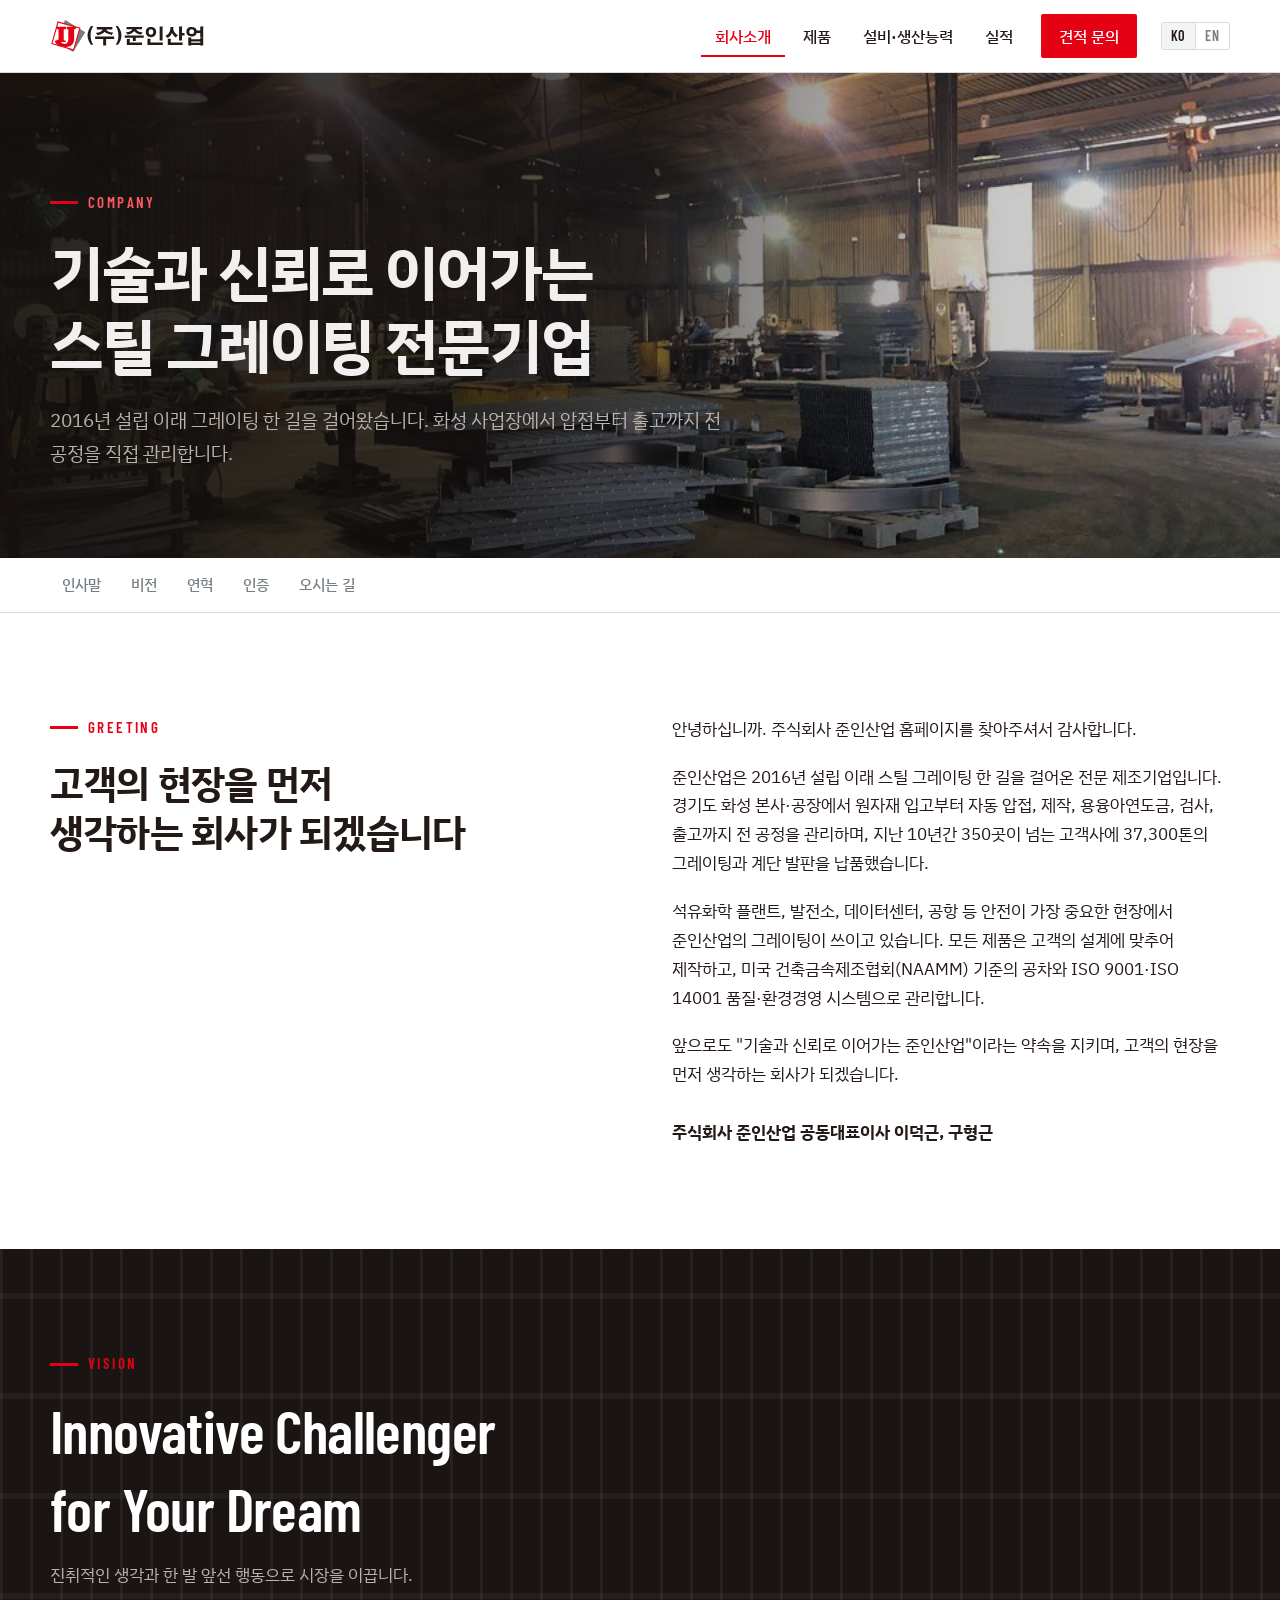
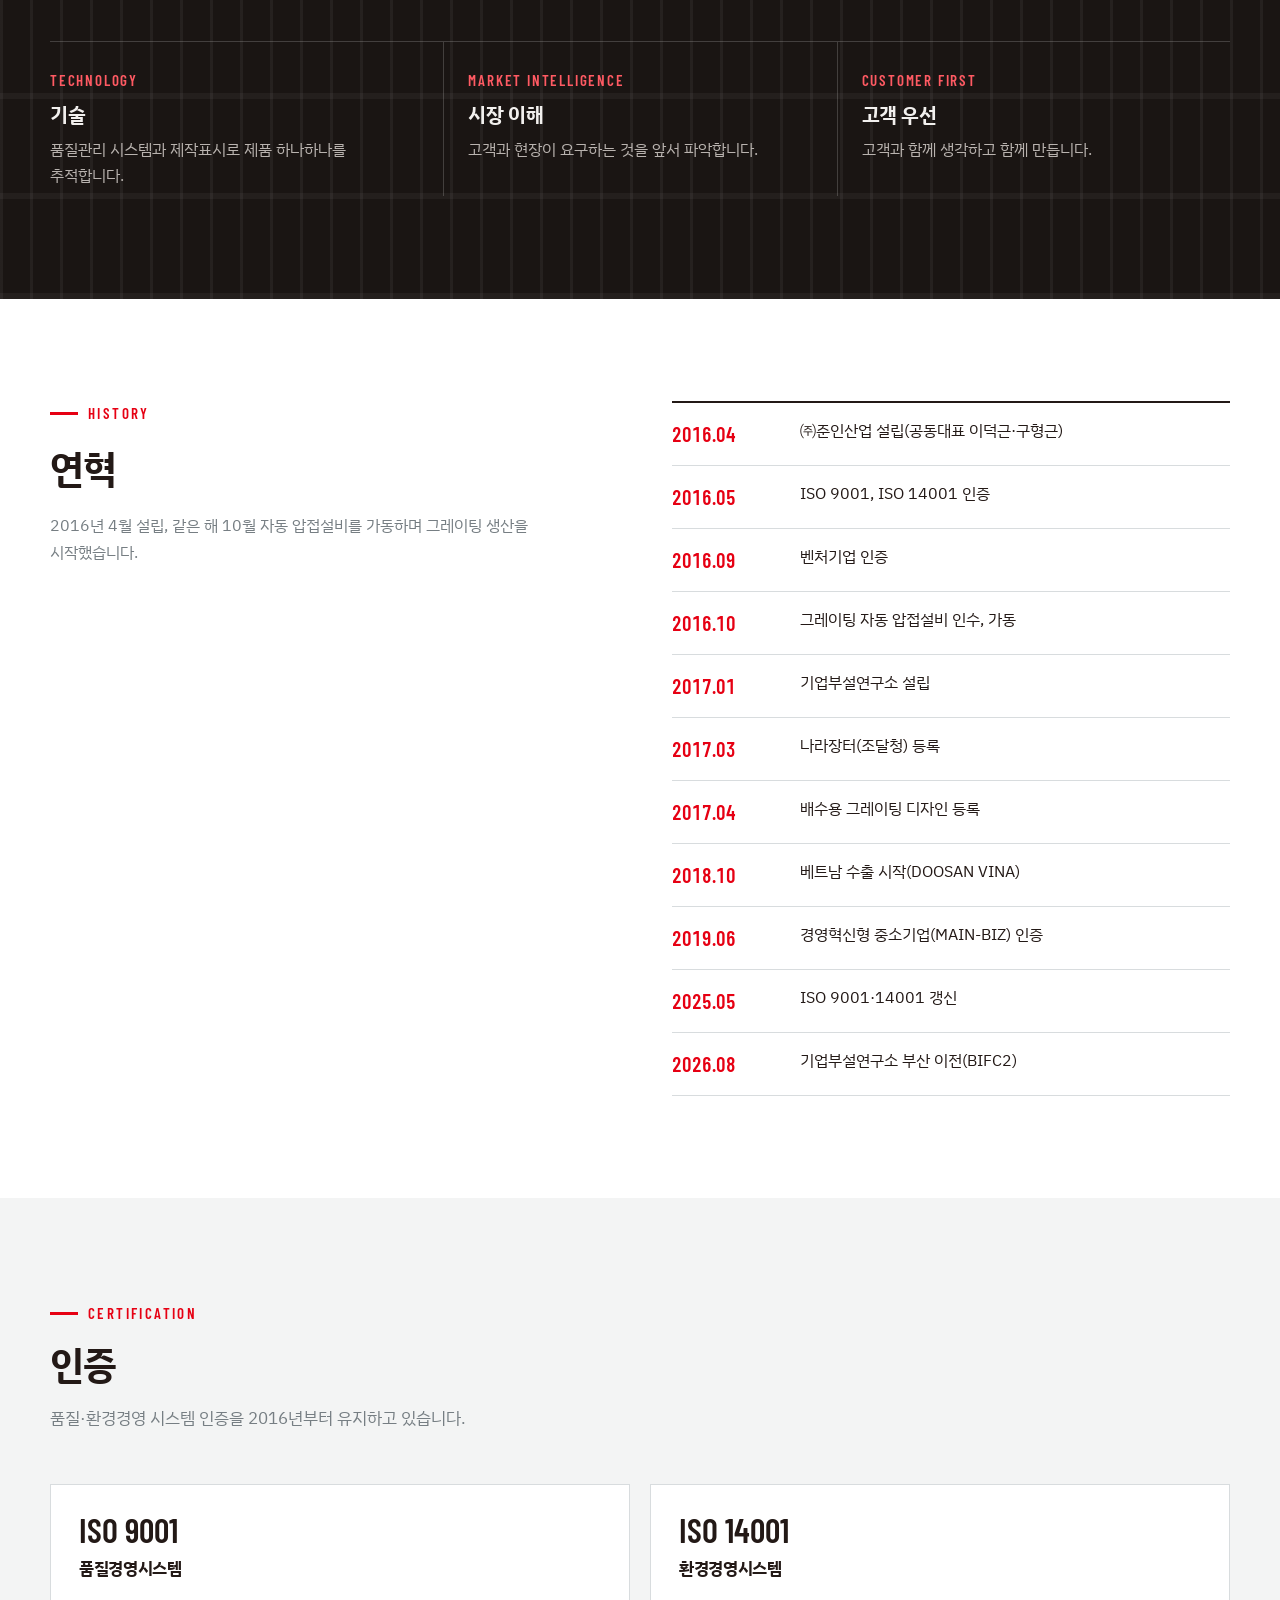
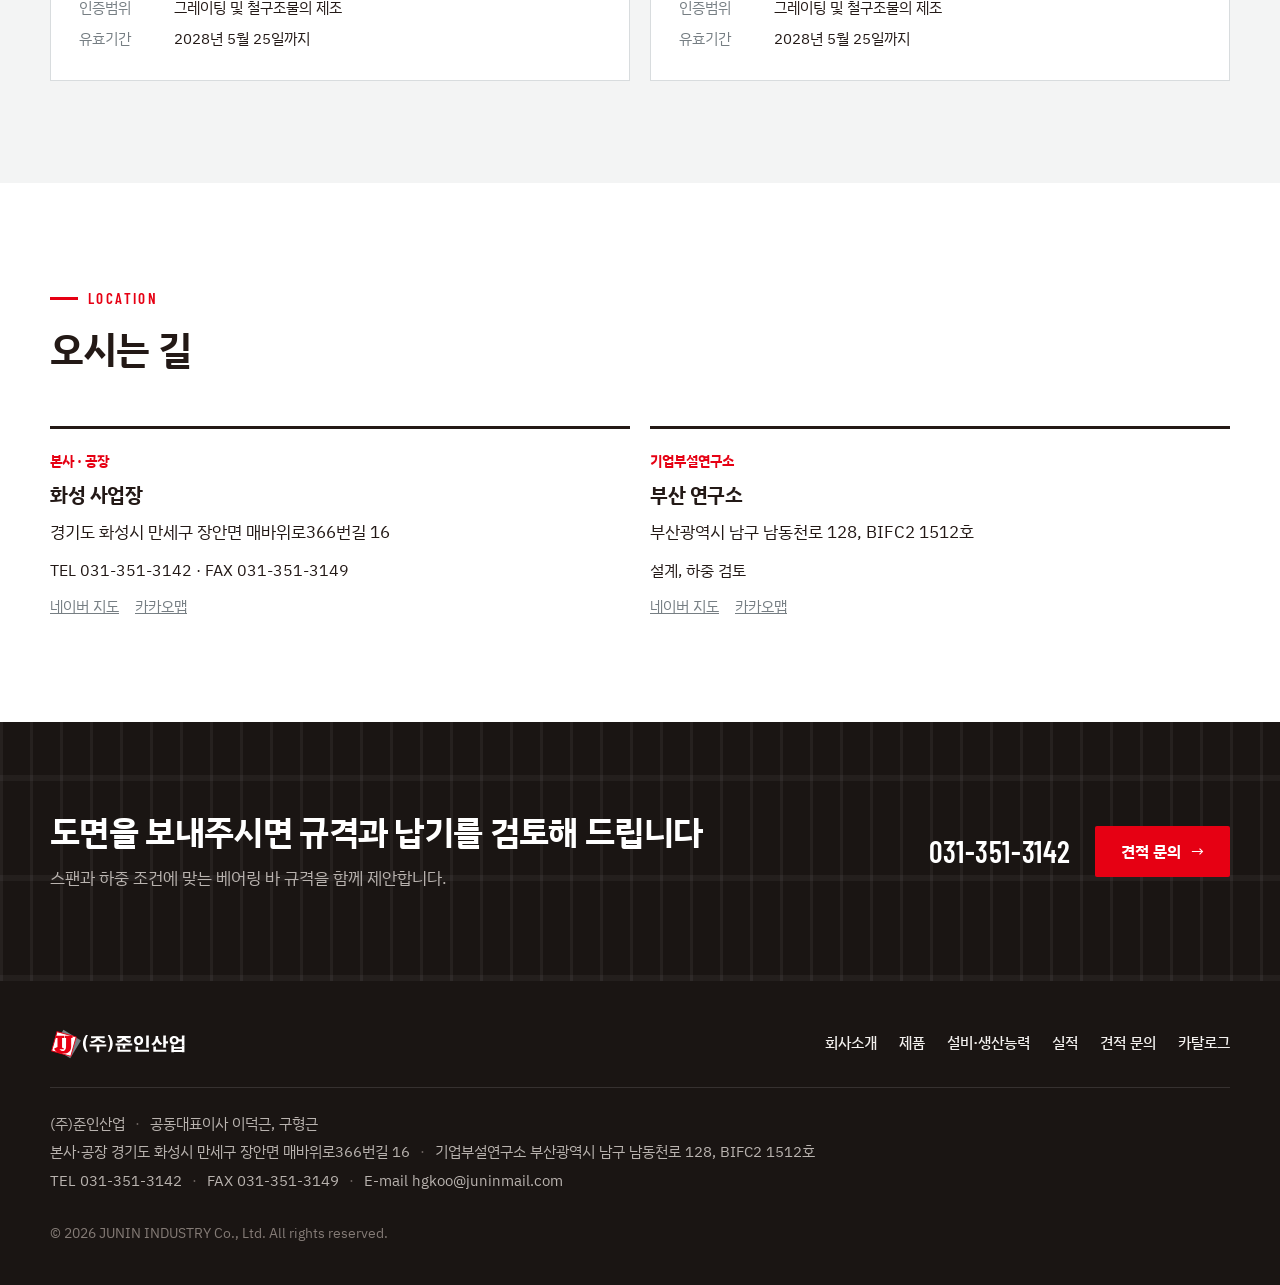
<file: company.html>
<!doctype html>
<html lang="ko">
<head>
<meta charset="utf-8">
<meta name="viewport" content="width=device-width, initial-scale=1, viewport-fit=cover">
<title>회사소개 | (주)준인산업</title>
<meta name="claude:viewport-fit-sides" content="cover">
<meta name="description" content="(주)준인산업 인사말, 비전, 연혁, ISO 9001·14001 인증, 오시는 길.">
<meta name="naver-site-verification" content="c93af0cdd106b1a8a34fe475d96d57010b993415">
<meta property="og:type" content="website">
<meta property="og:title" content="회사소개 | (주)준인산업">
<meta property="og:description" content="(주)준인산업 인사말, 비전, 연혁, ISO 9001·14001 인증, 오시는 길.">
<meta property="og:image" content="https://www.junin-grating.com/assets/img/hero-line.jpg">
<meta property="og:url" content="https://www.junin-grating.com/company.html">
<meta property="og:site_name" content="(주)준인산업">
<meta property="og:locale" content="ko_KR">
<meta property="og:locale:alternate" content="en_US">
<link rel="canonical" href="https://www.junin-grating.com/company.html">
<link rel="alternate" hreflang="ko" href="https://www.junin-grating.com/company.html">
<link rel="alternate" hreflang="en" href="https://www.junin-grating.com/en/company.html">
<link rel="alternate" hreflang="x-default" href="https://www.junin-grating.com/company.html">
<link rel="icon" type="image/png" sizes="32x32" href="assets/img/mark-32.png">
<link rel="apple-touch-icon" href="assets/img/mark-180.png">
<link rel="preconnect" href="https://fonts.googleapis.com">
<link rel="preconnect" href="https://fonts.gstatic.com" crossorigin>
<link rel="stylesheet" href="https://fonts.googleapis.com/css2?family=Barlow+Condensed:wght@500;600;700&family=IBM+Plex+Sans+KR:wght@400;500;700&display=swap">
<link rel="stylesheet" href="assets/css/site.css">
</head>
<body>
<a class="sr-only" href="#main">본문 바로가기</a>
<header class="site-header">
  <div class="wrap">
    <a class="brand" href="./" aria-label="(주)준인산업 홈"><img src="assets/img/logo.svg" alt="(주)준인산업" width="155" height="34"></a>
    <div class="lang" aria-label="언어 선택"><a href="./company.html" lang="ko" hreflang="ko" aria-current="true">KO</a><a href="en/company.html" lang="en" hreflang="en">EN</a></div>
    <button class="nav-toggle" type="button" aria-expanded="false" aria-controls="site-nav"><span></span><span class="sr-only">메뉴</span></button>
    <nav class="nav" id="site-nav" aria-label="주 메뉴">
      <a href="company.html" aria-current="page">회사소개</a>
<a href="products.html">제품</a>
<a href="facility.html">설비·생산능력</a>
<a href="projects.html">실적</a>
<a class="nav-cta" href="contact.html">견적 문의</a>
    </nav>
  </div>
</header>
<main id="main">
<section class="hero hero-sub-page">
  <div class="hero-media"><img src="assets/img/13-welding-shop.jpg" alt="" fetchpriority="high"></div>
  <div class="wrap">
    <span class="eyebrow">Company</span>
    <h1>기술과 신뢰로 이어가는<br>스틸 그레이팅 전문기업</h1>
    <p class="lead">2016년 설립 이래 그레이팅 한 길을 걸어왔습니다. 화성 사업장에서 압접부터 출고까지 전 공정을 직접 관리합니다.</p>
    
  </div>
</section>

<nav class="subnav" aria-label="회사소개 바로가기"><div class="wrap">
  <a href="#greeting">인사말</a><a href="#vision">비전</a><a href="#history">연혁</a><a href="#cert">인증</a><a href="#location">오시는 길</a>
</div></nav>

<section class="section" id="greeting">
  <div class="wrap split" style="align-items:start">
    <div style="display:grid;gap:18px">
      <span class="eyebrow">Greeting</span>
      <h2 style="font-size:clamp(26px,3.2vw,38px)">고객의 현장을 먼저 생각하는 회사가 되겠습니다</h2>
    </div>
    <div class="prose">
      <p>안녕하십니까. 주식회사 준인산업 홈페이지를 찾아주셔서 감사합니다.</p>
      <p>준인산업은 2016년 설립 이래 스틸 그레이팅 한 길을 걸어온 전문 제조기업입니다. 경기도 화성 본사·공장에서 원자재 입고부터 자동 압접, 제작, 용융아연도금, 검사, 출고까지 전 공정을 관리하며, 지난 10년간 350곳이 넘는 고객사에 37,300톤의 그레이팅과 계단 발판을 납품했습니다.</p>
      <p>석유화학 플랜트, 발전소, 데이터센터, 공항 등 안전이 가장 중요한 현장에서 준인산업의 그레이팅이 쓰이고 있습니다. 모든 제품은 고객의 설계에 맞추어 제작하고, 미국 건축금속제조협회(NAAMM) 기준의 공차와 ISO 9001·ISO 14001 품질·환경경영 시스템으로 관리합니다.</p>
      <p>앞으로도 "기술과 신뢰로 이어가는 준인산업"이라는 약속을 지키며, 고객의 현장을 먼저 생각하는 회사가 되겠습니다.</p>
      <p style="font-weight:700;margin-top:.6em">주식회사 준인산업 공동대표이사 이덕근, 구형근</p>
    </div>
  </div>
</section>

<section class="section section-dark grating-bg" id="vision">
  <div class="wrap">
    <div class="sec-head">
      <span class="eyebrow">Vision</span>
      <h2 class="num" style="font-size:clamp(34px,5vw,60px);font-weight:600;letter-spacing:-.01em;color:#fff">Innovative Challenger for Your Dream</h2>
      <p>진취적인 생각과 한 발 앞선 행동으로 시장을 이끕니다.</p>
    </div>
    <div class="values">
      <div><span class="en">Technology</span><h3>기술</h3><p>품질관리 시스템과 제작표시로 제품 하나하나를 추적합니다.</p></div>
      <div><span class="en">Market Intelligence</span><h3>시장 이해</h3><p>고객과 현장이 요구하는 것을 앞서 파악합니다.</p></div>
      <div><span class="en">Customer First</span><h3>고객 우선</h3><p>고객과 함께 생각하고 함께 만듭니다.</p></div>
    </div>
  </div>
</section>

<section class="section" id="history">
  <div class="wrap split" style="align-items:start">
    <div style="display:grid;gap:18px">
      <span class="eyebrow">History</span>
      <h2 style="font-size:clamp(26px,3.2vw,38px)">연혁</h2>
      <p class="note" style="font-size:16px">2016년 4월 설립, 같은 해 10월 자동 압접설비를 가동하며 그레이팅 생산을 시작했습니다.</p>
    </div>
    <ol class="timeline"><li><span class="num">2016.04</span><span>㈜준인산업 설립(공동대표 이덕근·구형근)</span></li><li><span class="num">2016.05</span><span>ISO 9001, ISO 14001 인증</span></li><li><span class="num">2016.09</span><span>벤처기업 인증</span></li><li><span class="num">2016.10</span><span>그레이팅 자동 압접설비 인수, 가동</span></li><li><span class="num">2017.01</span><span>기업부설연구소 설립</span></li><li><span class="num">2017.03</span><span>나라장터(조달청) 등록</span></li><li><span class="num">2017.04</span><span>배수용 그레이팅 디자인 등록</span></li><li><span class="num">2018.10</span><span>베트남 수출 시작(DOOSAN VINA)</span></li><li><span class="num">2019.06</span><span>경영혁신형 중소기업(MAIN-BIZ) 인증</span></li><li><span class="num">2025.05</span><span>ISO 9001·14001 갱신</span></li><li><span class="num">2026.08</span><span>기업부설연구소 부산 이전(BIFC2)</span></li></ol>
  </div>
</section>

<section class="section section-paper" id="cert">
  <div class="wrap">
    <div class="sec-head"><span class="eyebrow">Certification</span><h2>인증</h2><p>품질·환경경영 시스템 인증을 2016년부터 유지하고 있습니다.</p></div>
    <div class="certs">
      <div class="cert"><span class="std">ISO 9001</span><h3>품질경영시스템</h3>
        <dl><dt>인증범위</dt><dd>그레이팅 및 철구조물의 제조</dd><dt>유효기간</dt><dd>2028년 5월 25일까지</dd></dl></div>
      <div class="cert"><span class="std">ISO 14001</span><h3>환경경영시스템</h3>
        <dl><dt>인증범위</dt><dd>그레이팅 및 철구조물의 제조</dd><dt>유효기간</dt><dd>2028년 5월 25일까지</dd></dl></div>
    </div>
  </div>
</section>

<section class="section" id="location">
  <div class="wrap">
    <div class="sec-head"><span class="eyebrow">Location</span><h2>오시는 길</h2></div>
    <div class="locs">
      <div class="loc"><span class="tag">본사 · 공장</span><h3>화성 사업장</h3><address>경기도 화성시 만세구 장안면 매바위로366번길 16</address>
        <p>TEL 031-351-3142 · FAX 031-351-3149</p><div class="maps"><a href="https://map.naver.com/p/search/%EA%B2%BD%EA%B8%B0%EB%8F%84%20%ED%99%94%EC%84%B1%EC%8B%9C%20%EB%A7%8C%EC%84%B8%EA%B5%AC%20%EC%9E%A5%EC%95%88%EB%A9%B4%20%EB%A7%A4%EB%B0%94%EC%9C%84%EB%A1%9C366%EB%B2%88%EA%B8%B8%2016" target="_blank" rel="noopener">네이버 지도</a><a href="https://map.kakao.com/?q=%EA%B2%BD%EA%B8%B0%EB%8F%84%20%ED%99%94%EC%84%B1%EC%8B%9C%20%EB%A7%8C%EC%84%B8%EA%B5%AC%20%EC%9E%A5%EC%95%88%EB%A9%B4%20%EB%A7%A4%EB%B0%94%EC%9C%84%EB%A1%9C366%EB%B2%88%EA%B8%B8%2016" target="_blank" rel="noopener">카카오맵</a></div></div>
      <div class="loc"><span class="tag">기업부설연구소</span><h3>부산 연구소</h3><address>부산광역시 남구 남동천로 128, BIFC2 1512호</address>
        <p>설계, 하중 검토</p><div class="maps"><a href="https://map.naver.com/p/search/%EB%B6%80%EC%82%B0%EA%B4%91%EC%97%AD%EC%8B%9C%20%EB%82%A8%EA%B5%AC%20%EB%82%A8%EB%8F%99%EC%B2%9C%EB%A1%9C%20128" target="_blank" rel="noopener">네이버 지도</a><a href="https://map.kakao.com/?q=%EB%B6%80%EC%82%B0%EA%B4%91%EC%97%AD%EC%8B%9C%20%EB%82%A8%EA%B5%AC%20%EB%82%A8%EB%8F%99%EC%B2%9C%EB%A1%9C%20128" target="_blank" rel="noopener">카카오맵</a></div></div>
    </div>
  </div>
</section>
<section class="cta-band grating-bg">
  <div class="wrap">
    <div>
      <h2>도면을 보내주시면 규격과 납기를 검토해 드립니다</h2>
      <p>스팬과 하중 조건에 맞는 베어링 바 규격을 함께 제안합니다.</p>
    </div>
    <div class="contact-quick">
      <a class="tel" href="tel:0313513142">031-351-3142</a>
      <a class="btn btn-red" href="contact.html">견적 문의</a>
    </div>
  </div>
</section>
</main>
<footer class="site-footer">
  <div class="wrap">
    <div class="foot-top">
      <img src="assets/img/logo-white.svg" alt="(주)준인산업" width="137" height="30">
      <nav class="foot-nav" aria-label="하단 메뉴"><a href="company.html">회사소개</a><a href="products.html">제품</a><a href="facility.html">설비·생산능력</a><a href="projects.html">실적</a><a href="contact.html">견적 문의</a><a href="assets/docs/junin-catalog.pdf" download>카탈로그</a></nav>
    </div>
    <div class="foot-info">
      <p><span>(주)준인산업</span><span>공동대표이사 이덕근, 구형근</span></p>
      <p><span>본사·공장 경기도 화성시 만세구 장안면 매바위로366번길 16</span><span>기업부설연구소 부산광역시 남구 남동천로 128, BIFC2 1512호</span></p>
      <p><span>TEL <a href="tel:0313513142">031-351-3142</a></span><span>FAX 031-351-3149</span><span>E-mail <a href="mailto:hgkoo@juninmail.com">hgkoo@juninmail.com</a></span></p>
    </div>
    <p class="foot-copy">© 2026 JUNIN INDUSTRY Co., Ltd. All rights reserved.</p>
  </div>
</footer>
<script src="assets/js/site.js"></script>
</body>
</html>
</file>
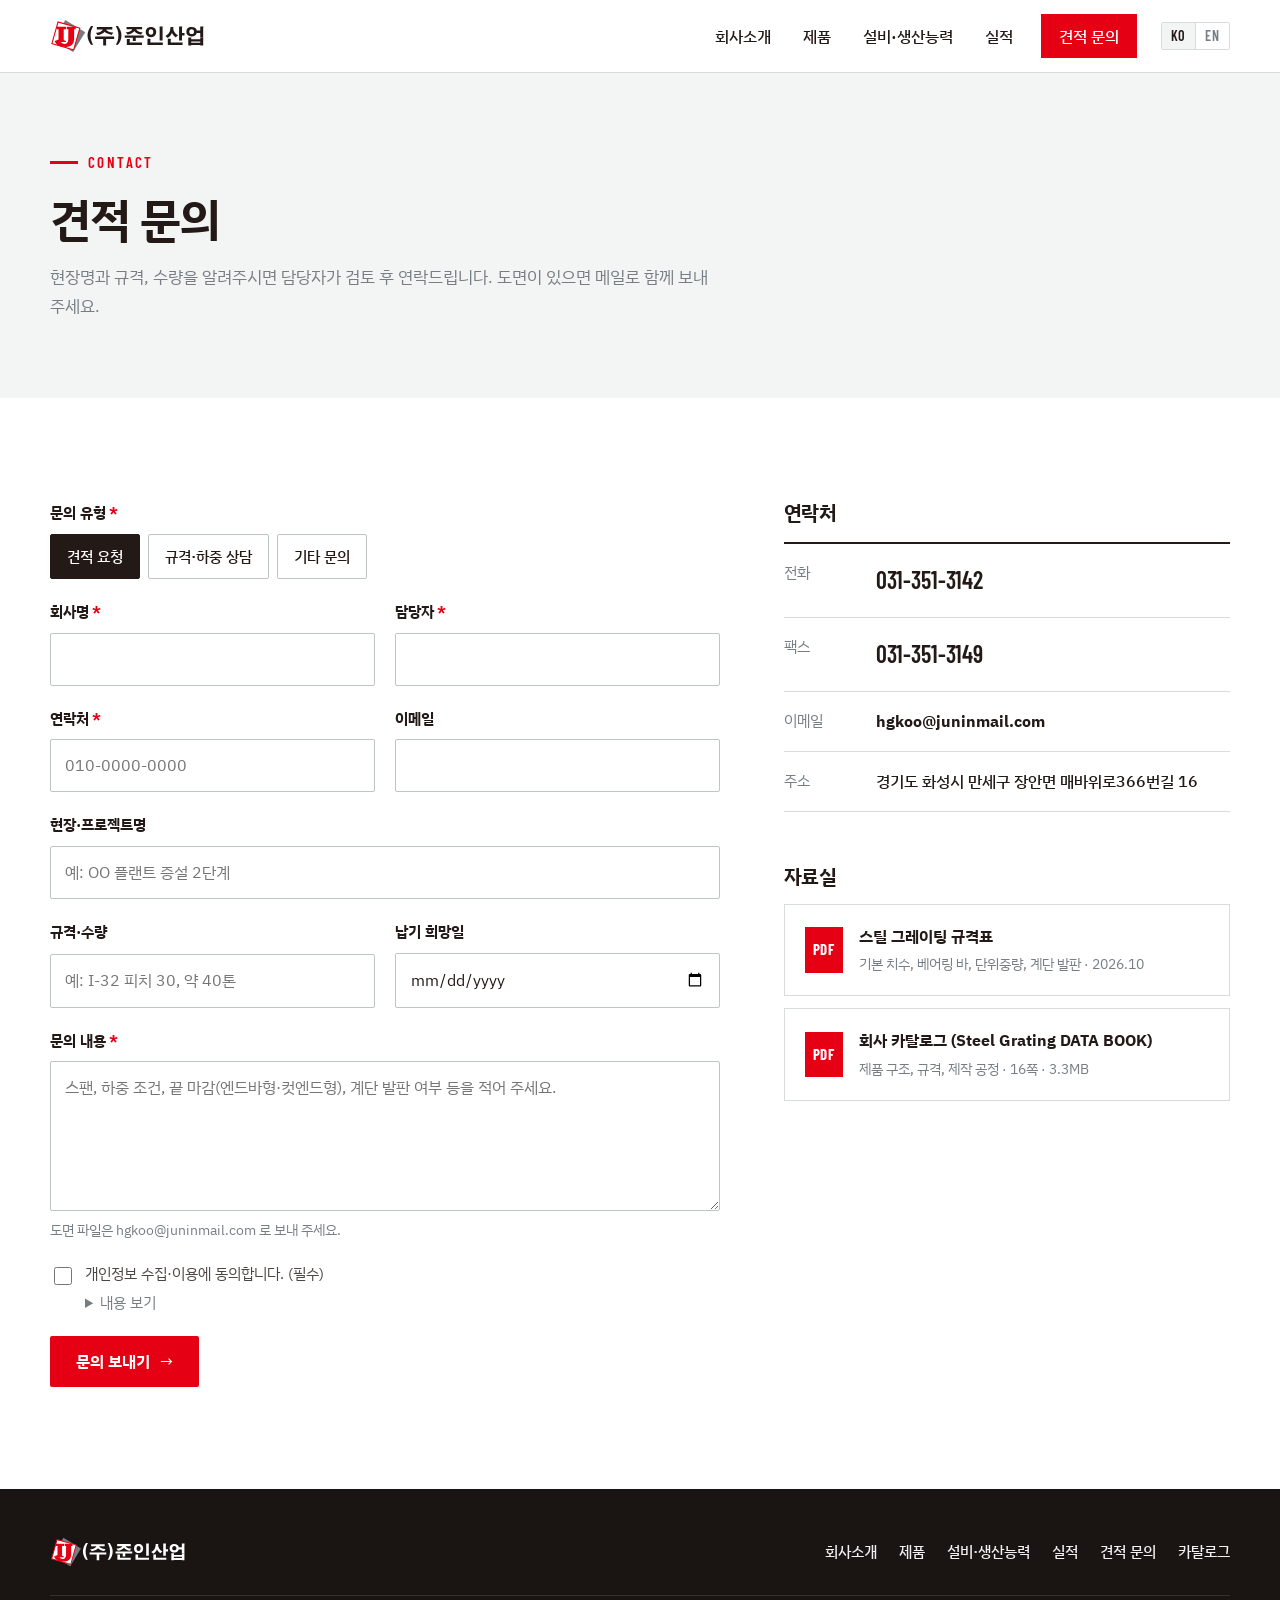
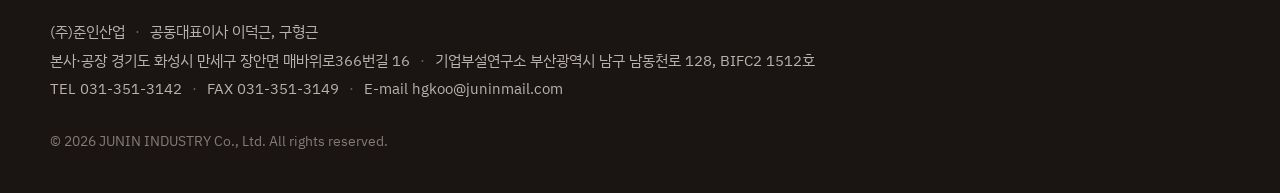
<file: contact.html>
<!doctype html>
<html lang="ko">
<head>
<meta charset="utf-8">
<meta name="viewport" content="width=device-width, initial-scale=1, viewport-fit=cover">
<title>견적 문의 | (주)준인산업</title>
<meta name="claude:viewport-fit-sides" content="cover">
<meta name="description" content="(주)준인산업 견적 문의. TEL 031-351-3142, FAX 031-351-3149, hgkoo@juninmail.com">
<meta name="naver-site-verification" content="c93af0cdd106b1a8a34fe475d96d57010b993415">
<meta property="og:type" content="website">
<meta property="og:title" content="견적 문의 | (주)준인산업">
<meta property="og:description" content="(주)준인산업 견적 문의. TEL 031-351-3142, FAX 031-351-3149, hgkoo@juninmail.com">
<meta property="og:image" content="https://www.junin-grating.com/assets/img/hero-line.jpg">
<meta property="og:url" content="https://www.junin-grating.com/contact.html">
<meta property="og:site_name" content="(주)준인산업">
<meta property="og:locale" content="ko_KR">
<meta property="og:locale:alternate" content="en_US">
<link rel="canonical" href="https://www.junin-grating.com/contact.html">
<link rel="alternate" hreflang="ko" href="https://www.junin-grating.com/contact.html">
<link rel="alternate" hreflang="en" href="https://www.junin-grating.com/en/contact.html">
<link rel="alternate" hreflang="x-default" href="https://www.junin-grating.com/contact.html">
<link rel="icon" type="image/png" sizes="32x32" href="assets/img/mark-32.png">
<link rel="apple-touch-icon" href="assets/img/mark-180.png">
<link rel="preconnect" href="https://fonts.googleapis.com">
<link rel="preconnect" href="https://fonts.gstatic.com" crossorigin>
<link rel="stylesheet" href="https://fonts.googleapis.com/css2?family=Barlow+Condensed:wght@500;600;700&family=IBM+Plex+Sans+KR:wght@400;500;700&display=swap">
<link rel="stylesheet" href="assets/css/site.css">
</head>
<body>
<a class="sr-only" href="#main">본문 바로가기</a>
<header class="site-header">
  <div class="wrap">
    <a class="brand" href="./" aria-label="(주)준인산업 홈"><img src="assets/img/logo.svg" alt="(주)준인산업" width="155" height="34"></a>
    <div class="lang" aria-label="언어 선택"><a href="./contact.html" lang="ko" hreflang="ko" aria-current="true">KO</a><a href="en/contact.html" lang="en" hreflang="en">EN</a></div>
    <button class="nav-toggle" type="button" aria-expanded="false" aria-controls="site-nav"><span></span><span class="sr-only">메뉴</span></button>
    <nav class="nav" id="site-nav" aria-label="주 메뉴">
      <a href="company.html">회사소개</a>
<a href="products.html">제품</a>
<a href="facility.html">설비·생산능력</a>
<a href="projects.html">실적</a>
<a class="nav-cta" href="contact.html" aria-current="page">견적 문의</a>
    </nav>
  </div>
</header>
<main id="main">
<section class="section-tight section-paper">
  <div class="wrap" style="display:grid;gap:14px">
    <span class="eyebrow">Contact</span>
    <h1 style="font-size:clamp(30px,4vw,46px)">견적 문의</h1>
    <p class="note" style="font-size:17px;max-width:40em">현장명과 규격, 수량을 알려주시면 담당자가 검토 후 연락드립니다. 도면이 있으면 메일로 함께 보내 주세요.</p>
  </div>
</section>
<section class="section">
  <div class="wrap contact-grid">
    <form class="form" id="quote-form" data-mailto="hgkoo@juninmail.com" data-endpoint="" novalidate>
      <div class="field"><span class="lbl">문의 유형<span class="req">*</span></span>
        <div class="chips" role="radiogroup" aria-label="문의 유형">
          <label><input type="radio" name="type" id="type-quote" value="견적 요청" checked><span>견적 요청</span></label>
          <label><input type="radio" name="type" id="type-spec" value="규격·하중 상담"><span>규격·하중 상담</span></label>
          <label><input type="radio" name="type" id="type-etc" value="기타 문의"><span>기타 문의</span></label>
        </div>
      </div>
      <div class="row2">
        <div class="field"><label for="f-company">회사명<span class="req">*</span></label><input id="f-company" name="company" required autocomplete="organization"></div>
        <div class="field"><label for="f-name">담당자<span class="req">*</span></label><input id="f-name" name="name" required autocomplete="name"></div>
      </div>
      <div class="row2">
        <div class="field"><label for="f-phone">연락처<span class="req">*</span></label><input id="f-phone" name="phone" type="tel" required autocomplete="tel" placeholder="010-0000-0000"></div>
        <div class="field"><label for="f-email">이메일</label><input id="f-email" name="email" type="email" autocomplete="email"></div>
      </div>
      <div class="field"><label for="f-project">현장·프로젝트명</label><input id="f-project" name="project" placeholder="예: OO 플랜트 증설 2단계"></div>
      <div class="row2">
        <div class="field"><label for="f-spec">규격·수량</label><input id="f-spec" name="spec" placeholder="예: I-32 피치 30, 약 40톤"></div>
        <div class="field"><label for="f-due">납기 희망일</label><input id="f-due" name="due" type="date"></div>
      </div>
      <div class="field"><label for="f-message">문의 내용<span class="req">*</span></label><textarea id="f-message" name="message" required placeholder="스팬, 하중 조건, 끝 마감(엔드바형·컷엔드형), 계단 발판 여부 등을 적어 주세요."></textarea>
        <span class="hint">도면 파일은 hgkoo@juninmail.com 로 보내 주세요.</span></div>
      <label class="agree"><input type="checkbox" id="f-agree" name="agree" required>
        <span>개인정보 수집·이용에 동의합니다. (필수)
          <details><summary>내용 보기</summary>수집 항목: 회사명, 담당자, 연락처, 이메일 · 목적: 견적 및 문의 응대 · 보관 기간: 문의 처리 후 1년</details>
        </span></label>
      <div><button class="btn btn-red" type="submit">문의 보내기</button></div>
      <div class="form-status" id="form-status" role="status" hidden></div>
    </form>
    <aside style="display:grid;gap:36px">
      <div><h2 style="font-size:20px;margin-bottom:14px">연락처</h2>
        <dl class="info-list">
          <div><dt>전화</dt><dd><a class="big" href="tel:0313513142">031-351-3142</a></dd></div>
          <div><dt>팩스</dt><dd class="big">031-351-3149</dd></div>
          <div><dt>이메일</dt><dd><a href="mailto:hgkoo@juninmail.com">hgkoo@juninmail.com</a></dd></div>
          <div><dt>주소</dt><dd style="font-weight:500">경기도 화성시 만세구 장안면 매바위로366번길 16</dd></div>
        </dl></div>
      <div><h2 style="font-size:20px;margin-bottom:14px">자료실</h2>
        <a class="doc-card" href="assets/docs/junin-grating-spec-2026-10.pdf" target="_blank" rel="noopener"><span class="ext">PDF</span><div><strong>스틸 그레이팅 규격표</strong><span>기본 치수, 베어링 바, 단위중량, 계단 발판 · 2026.10</span></div></a>
        <a class="doc-card" style="margin-top:12px" href="assets/docs/junin-catalog.pdf" download><span class="ext">PDF</span><div><strong>회사 카탈로그 (Steel Grating DATA BOOK)</strong><span>제품 구조, 규격, 제작 공정 · 16쪽 · 3.3MB</span></div></a></div>
    </aside>
  </div>
</section>
</main>
<footer class="site-footer">
  <div class="wrap">
    <div class="foot-top">
      <img src="assets/img/logo-white.svg" alt="(주)준인산업" width="137" height="30">
      <nav class="foot-nav" aria-label="하단 메뉴"><a href="company.html">회사소개</a><a href="products.html">제품</a><a href="facility.html">설비·생산능력</a><a href="projects.html">실적</a><a href="contact.html">견적 문의</a><a href="assets/docs/junin-catalog.pdf" download>카탈로그</a></nav>
    </div>
    <div class="foot-info">
      <p><span>(주)준인산업</span><span>공동대표이사 이덕근, 구형근</span></p>
      <p><span>본사·공장 경기도 화성시 만세구 장안면 매바위로366번길 16</span><span>기업부설연구소 부산광역시 남구 남동천로 128, BIFC2 1512호</span></p>
      <p><span>TEL <a href="tel:0313513142">031-351-3142</a></span><span>FAX 031-351-3149</span><span>E-mail <a href="mailto:hgkoo@juninmail.com">hgkoo@juninmail.com</a></span></p>
    </div>
    <p class="foot-copy">© 2026 JUNIN INDUSTRY Co., Ltd. All rights reserved.</p>
  </div>
</footer>
<script src="assets/js/site.js"></script>
</body>
</html>
</file>
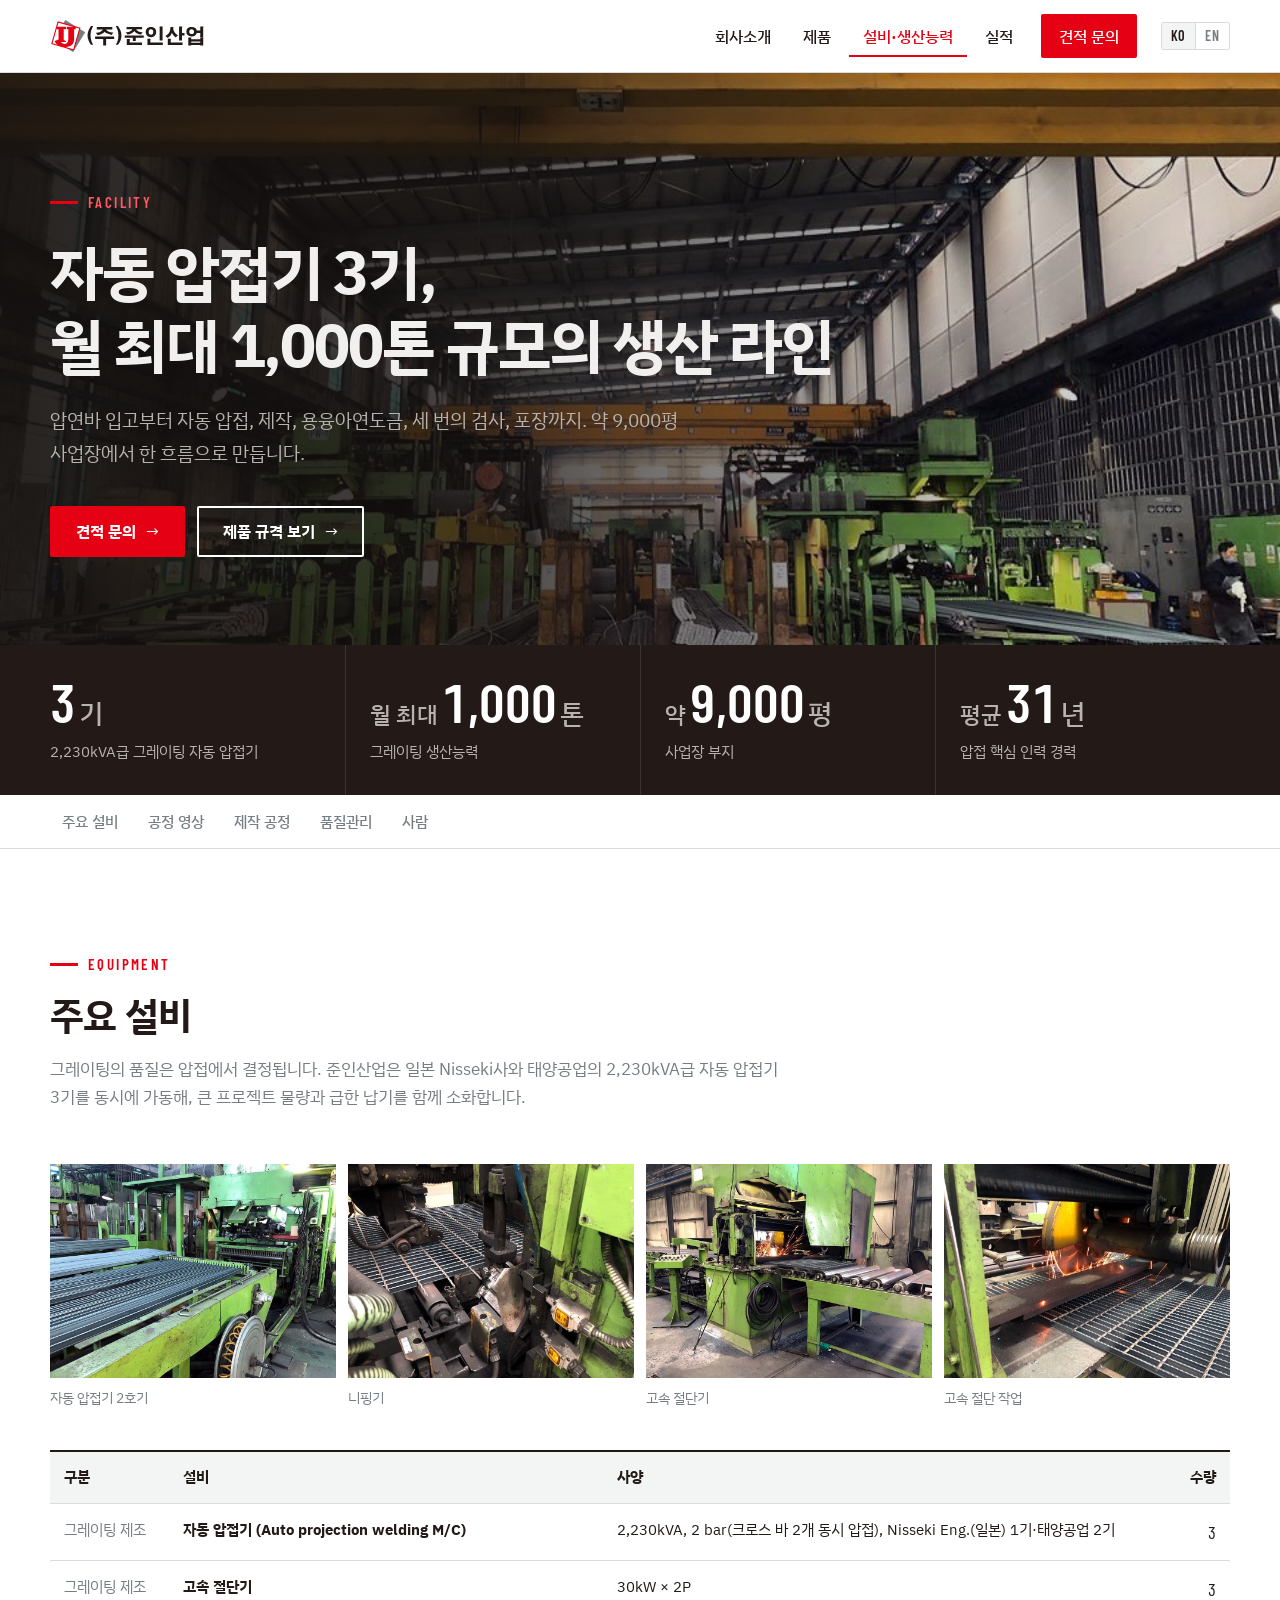
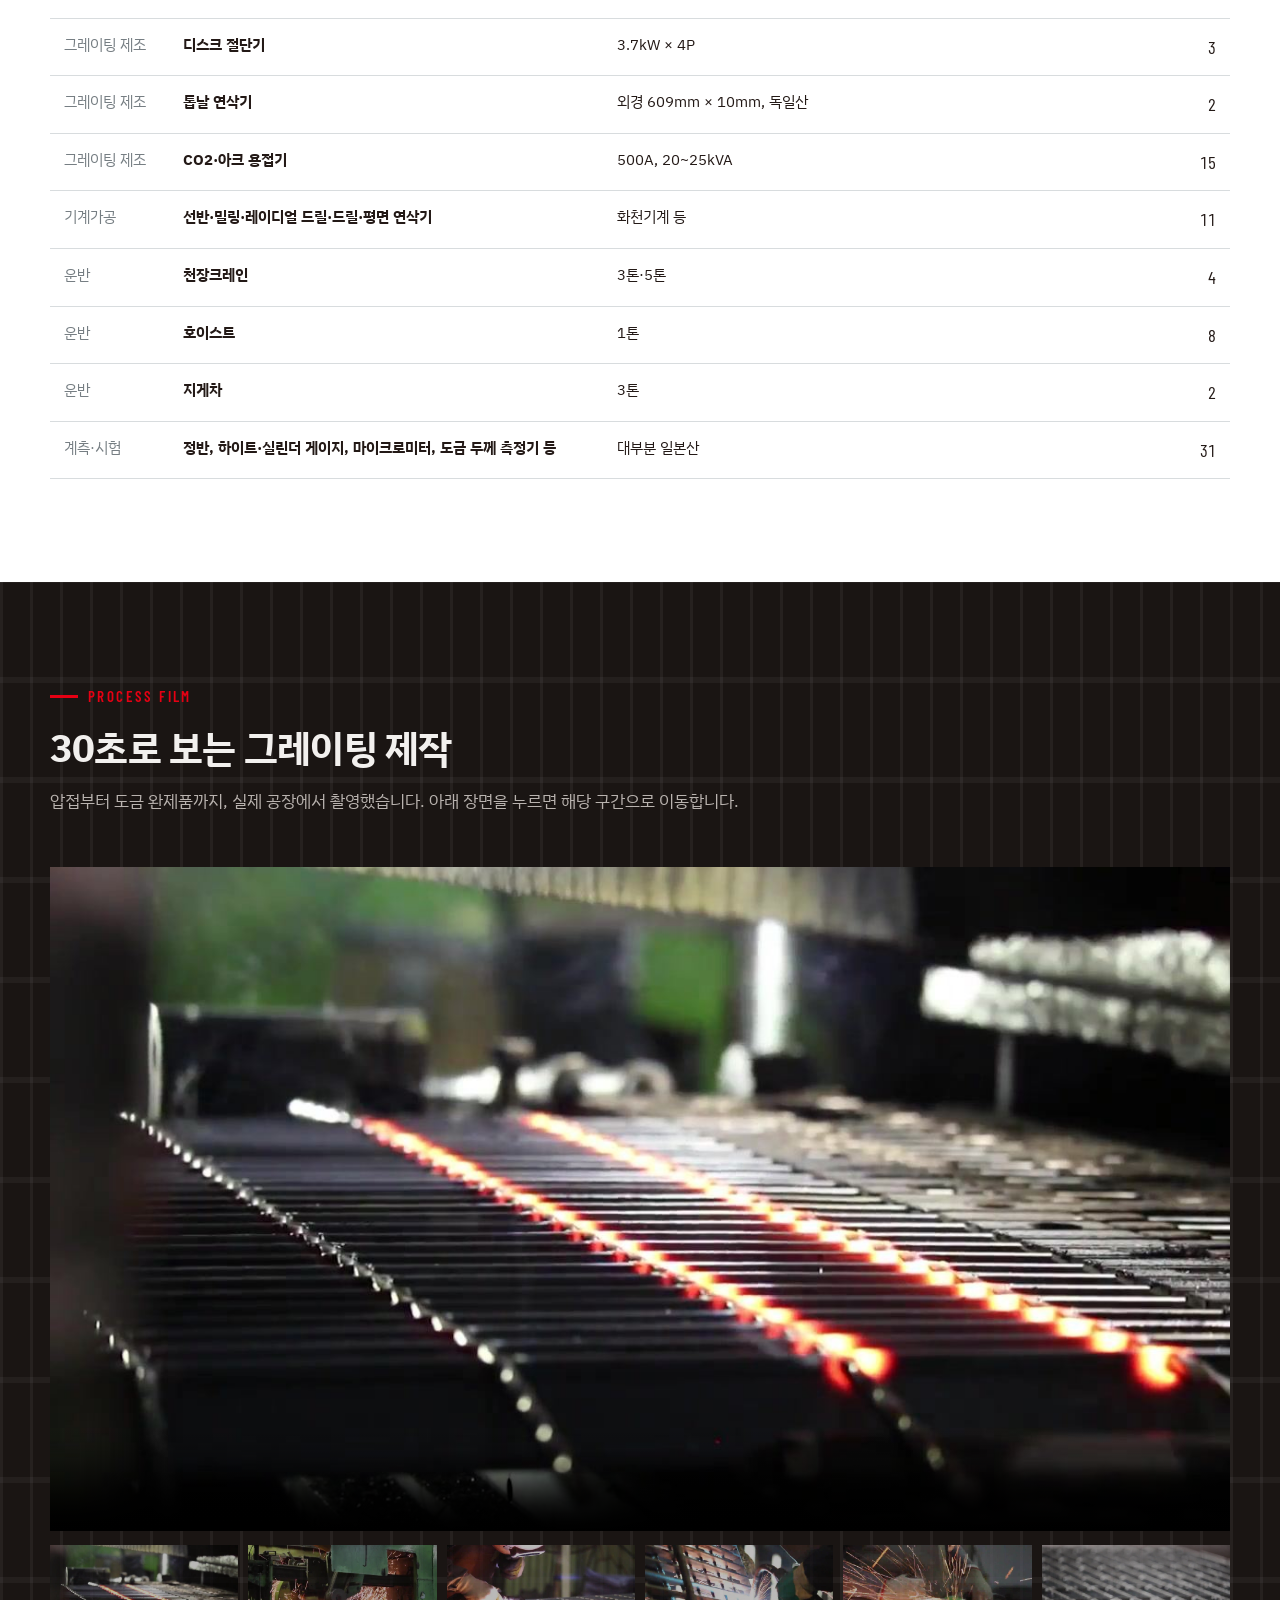
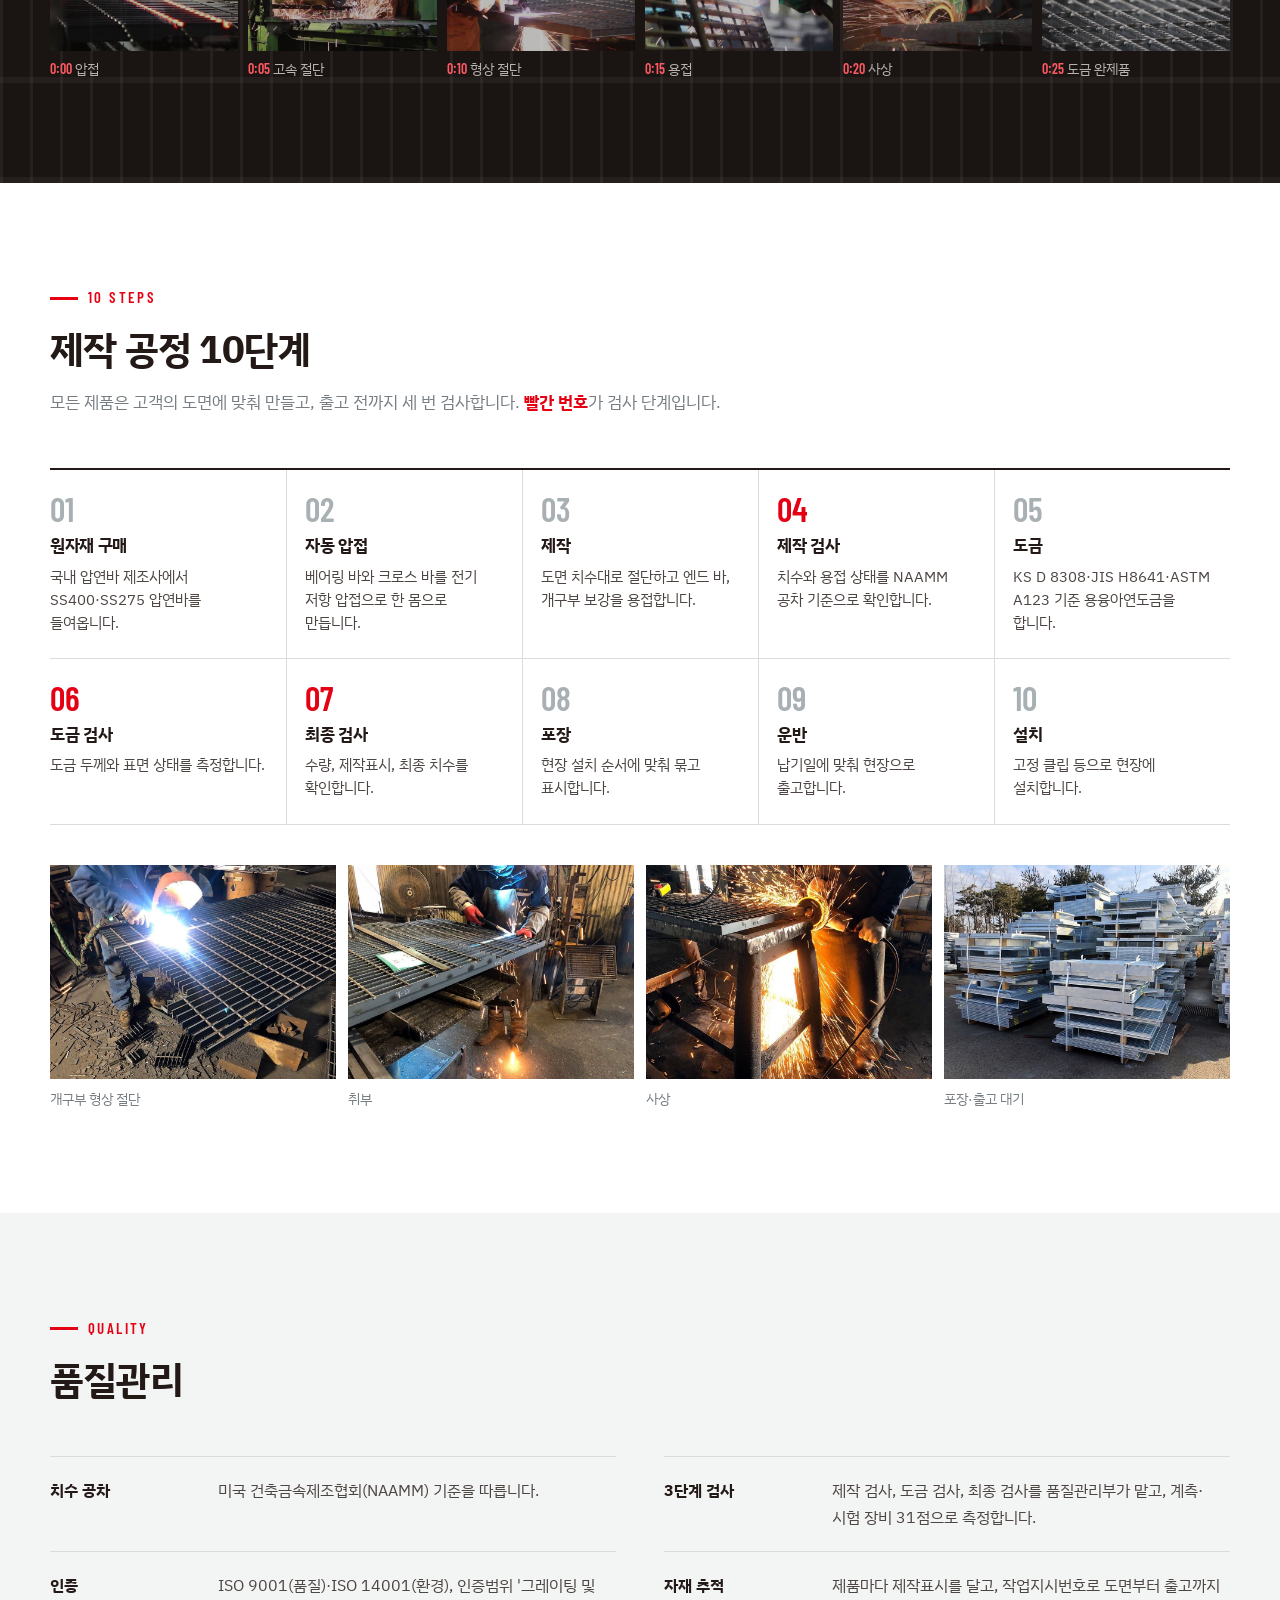
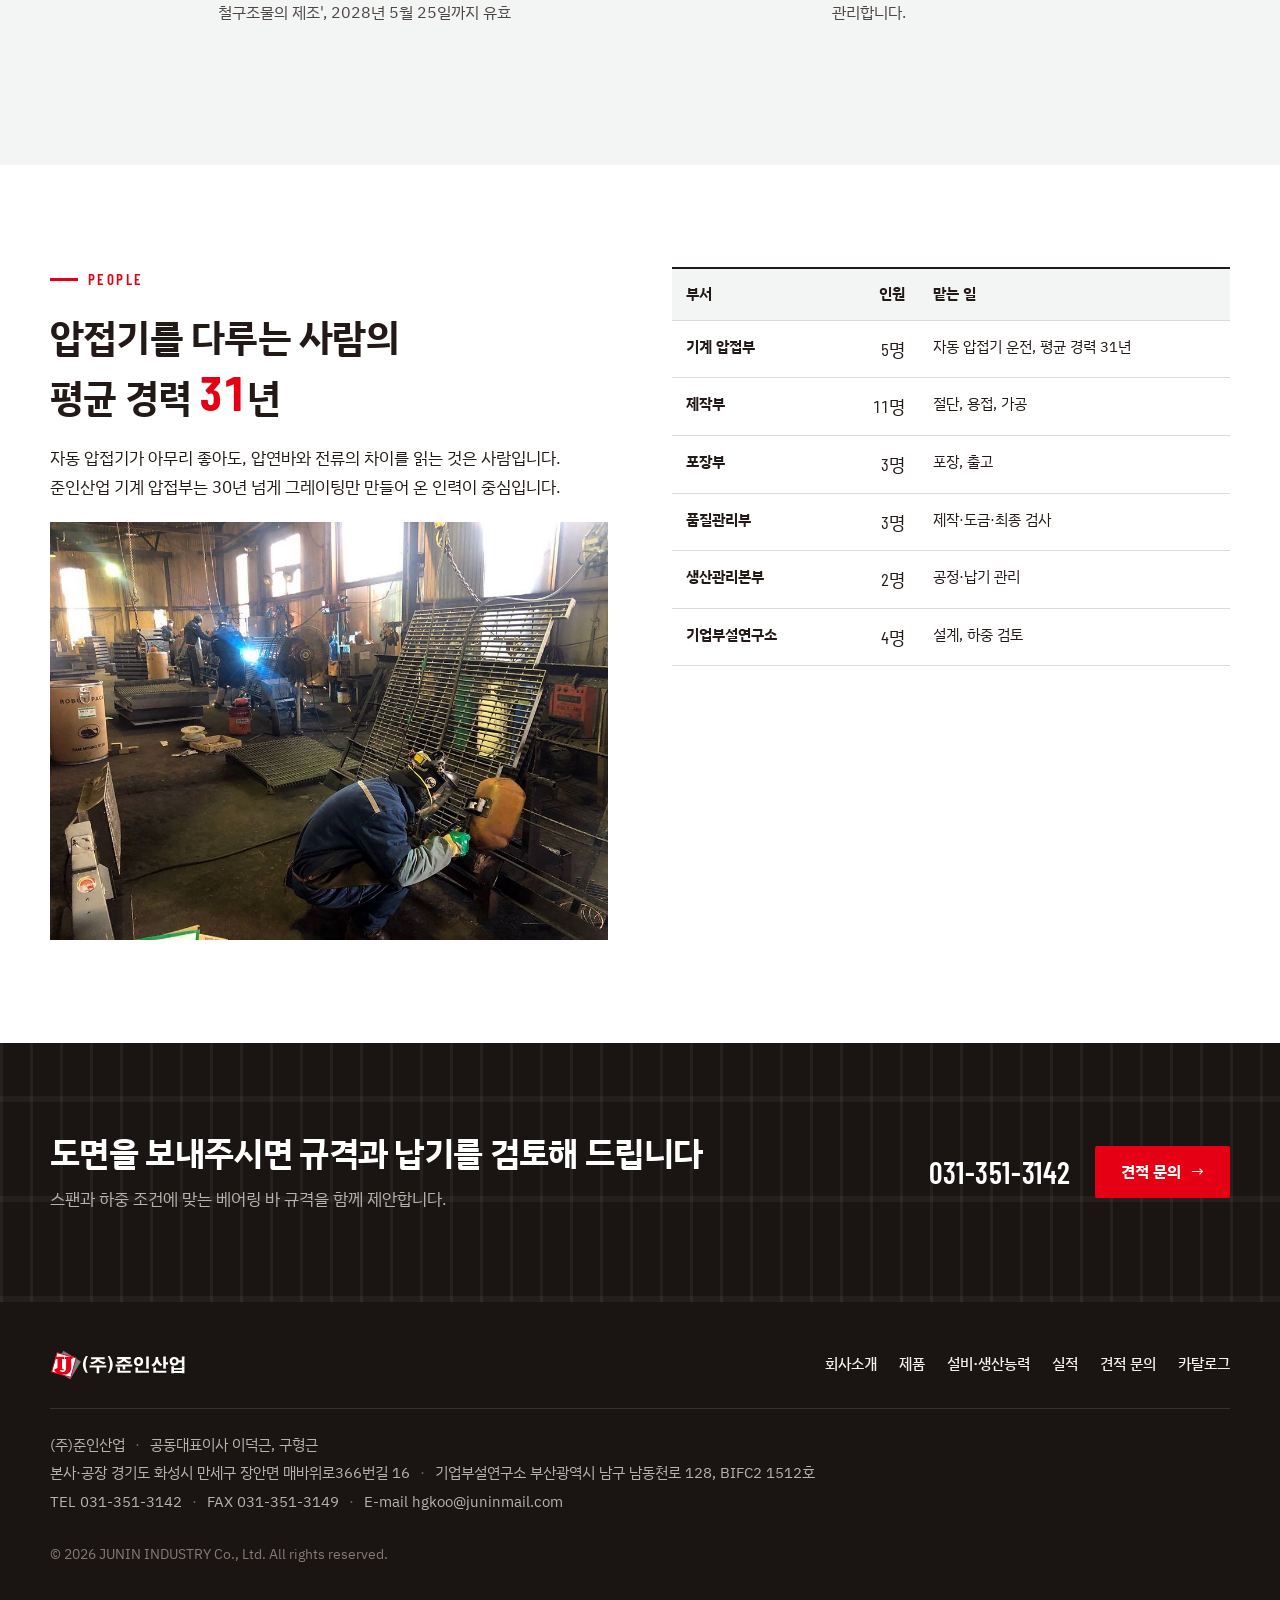
<file: facility.html>
<!doctype html>
<html lang="ko">
<head>
<meta charset="utf-8">
<meta name="viewport" content="width=device-width, initial-scale=1, viewport-fit=cover">
<title>설비·생산능력 | (주)준인산업</title>
<meta name="claude:viewport-fit-sides" content="cover">
<meta name="description" content="자동 압접기 3기, 월 최대 1,000톤 규모. 주요 설비, 제작 공정 10단계, 품질관리, 압접 인력 평균 경력 31년.">
<meta name="naver-site-verification" content="c93af0cdd106b1a8a34fe475d96d57010b993415">
<meta property="og:type" content="website">
<meta property="og:title" content="설비·생산능력 | (주)준인산업">
<meta property="og:description" content="자동 압접기 3기, 월 최대 1,000톤 규모. 주요 설비, 제작 공정 10단계, 품질관리, 압접 인력 평균 경력 31년.">
<meta property="og:image" content="https://www.junin-grating.com/assets/img/hero-line.jpg">
<meta property="og:url" content="https://www.junin-grating.com/facility.html">
<meta property="og:site_name" content="(주)준인산업">
<meta property="og:locale" content="ko_KR">
<meta property="og:locale:alternate" content="en_US">
<link rel="canonical" href="https://www.junin-grating.com/facility.html">
<link rel="alternate" hreflang="ko" href="https://www.junin-grating.com/facility.html">
<link rel="alternate" hreflang="en" href="https://www.junin-grating.com/en/facility.html">
<link rel="alternate" hreflang="x-default" href="https://www.junin-grating.com/facility.html">
<link rel="icon" type="image/png" sizes="32x32" href="assets/img/mark-32.png">
<link rel="apple-touch-icon" href="assets/img/mark-180.png">
<link rel="preconnect" href="https://fonts.googleapis.com">
<link rel="preconnect" href="https://fonts.gstatic.com" crossorigin>
<link rel="stylesheet" href="https://fonts.googleapis.com/css2?family=Barlow+Condensed:wght@500;600;700&family=IBM+Plex+Sans+KR:wght@400;500;700&display=swap">
<link rel="stylesheet" href="assets/css/site.css">
</head>
<body>
<a class="sr-only" href="#main">본문 바로가기</a>
<header class="site-header">
  <div class="wrap">
    <a class="brand" href="./" aria-label="(주)준인산업 홈"><img src="assets/img/logo.svg" alt="(주)준인산업" width="155" height="34"></a>
    <div class="lang" aria-label="언어 선택"><a href="./facility.html" lang="ko" hreflang="ko" aria-current="true">KO</a><a href="en/facility.html" lang="en" hreflang="en">EN</a></div>
    <button class="nav-toggle" type="button" aria-expanded="false" aria-controls="site-nav"><span></span><span class="sr-only">메뉴</span></button>
    <nav class="nav" id="site-nav" aria-label="주 메뉴">
      <a href="company.html">회사소개</a>
<a href="products.html">제품</a>
<a href="facility.html" aria-current="page">설비·생산능력</a>
<a href="projects.html">실적</a>
<a class="nav-cta" href="contact.html">견적 문의</a>
    </nav>
  </div>
</header>
<main id="main">
<section class="hero hero-sub-page">
  <div class="hero-media"><img src="assets/img/01-press-welder-line-front.jpg" alt="" fetchpriority="high"></div>
  <div class="wrap">
    <span class="eyebrow">Facility</span>
    <h1>자동 압접기 3기,<br>월 최대 1,000톤 규모의 생산 라인</h1>
    <p class="lead">압연바 입고부터 자동 압접, 제작, 용융아연도금, 세 번의 검사, 포장까지. 약 9,000평 사업장에서 한 흐름으로 만듭니다.</p>
    <div class="btns"><a class="btn btn-red" href="contact.html">견적 문의</a><a class="btn btn-line" href="products.html#spec">제품 규격 보기</a></div>
  </div>
</section>
<section class="stats" aria-label="주요 수치"><div class="wrap"><ul><li><span class="num">3<small>기</small></span><span class="label">2,230kVA급 그레이팅 자동 압접기</span></li><li><span class="num"><span class="pre">월 최대</span>1,000<small>톤</small></span><span class="label">그레이팅 생산능력</span></li><li><span class="num"><span class="pre">약</span>9,000<small>평</small></span><span class="label">사업장 부지</span></li><li><span class="num"><span class="pre">평균</span>31<small>년</small></span><span class="label">압접 핵심 인력 경력</span></li></ul></div></section>

<nav class="subnav" aria-label="설비 바로가기"><div class="wrap">
  <a href="#equipment">주요 설비</a><a href="#video">공정 영상</a><a href="#process">제작 공정</a><a href="#quality">품질관리</a><a href="#people">사람</a>
</div></nav>

<section class="section" id="equipment">
  <div class="wrap">
    <div class="sec-head"><span class="eyebrow">Equipment</span><h2>주요 설비</h2>
      <p>그레이팅의 품질은 압접에서 결정됩니다. 준인산업은 일본 Nisseki사와 태양공업의 2,230kVA급 자동 압접기 3기를 동시에 가동해, 큰 프로젝트 물량과 급한 납기를 함께 소화합니다.</p></div>
    <div class="photos" style="margin-bottom:40px">
      <figure><img src="assets/img/02-press-welder-2-front.jpg" alt="자동 압접기 2호기 전면" loading="lazy"><figcaption>자동 압접기 2호기</figcaption></figure>
      <figure><img src="assets/img/04-nipping-machine.jpg" alt="니핑기" loading="lazy"><figcaption>니핑기</figcaption></figure>
      <figure><img src="assets/img/05-high-speed-cutter.jpg" alt="고속 절단기" loading="lazy"><figcaption>고속 절단기</figcaption></figure>
      <figure><img src="assets/img/06-high-speed-cutter-2.jpg" alt="고속 절단기로 패널을 자르는 모습" loading="lazy"><figcaption>고속 절단 작업</figcaption></figure>
    </div>
    <div class="table-scroll"><table class="tbl tbl-wide">
      <thead><tr><th>구분</th><th>설비</th><th>사양</th><th class="r">수량</th></tr></thead>
      <tbody><tr><td class="muted">그레이팅 제조</td><th scope="row">자동 압접기 (Auto projection welding M/C)</th><td>2,230kVA, 2 bar(크로스 바 2개 동시 압접), Nisseki Eng.(일본) 1기·태양공업 2기</td><td class="r num" style="font-size:18px">3</td></tr><tr><td class="muted">그레이팅 제조</td><th scope="row">고속 절단기</th><td>30kW × 2P</td><td class="r num" style="font-size:18px">3</td></tr><tr><td class="muted">그레이팅 제조</td><th scope="row">디스크 절단기</th><td>3.7kW × 4P</td><td class="r num" style="font-size:18px">3</td></tr><tr><td class="muted">그레이팅 제조</td><th scope="row">톱날 연삭기</th><td>외경 609mm × 10mm, 독일산</td><td class="r num" style="font-size:18px">2</td></tr><tr><td class="muted">그레이팅 제조</td><th scope="row">CO2·아크 용접기</th><td>500A, 20~25kVA</td><td class="r num" style="font-size:18px">15</td></tr><tr><td class="muted">기계가공</td><th scope="row">선반·밀링·레이디얼 드릴·드릴·평면 연삭기</th><td>화천기계 등</td><td class="r num" style="font-size:18px">11</td></tr><tr><td class="muted">운반</td><th scope="row">천장크레인</th><td>3톤·5톤</td><td class="r num" style="font-size:18px">4</td></tr><tr><td class="muted">운반</td><th scope="row">호이스트</th><td>1톤</td><td class="r num" style="font-size:18px">8</td></tr><tr><td class="muted">운반</td><th scope="row">지게차</th><td>3톤</td><td class="r num" style="font-size:18px">2</td></tr><tr><td class="muted">계측·시험</td><th scope="row">정반, 하이트·실린더 게이지, 마이크로미터, 도금 두께 측정기 등</th><td>대부분 일본산</td><td class="r num" style="font-size:18px">31</td></tr></tbody>
    </table></div>
  </div>
</section>

<section class="section section-dark grating-bg" id="video">
  <div class="wrap">
    <div class="sec-head"><span class="eyebrow">Process Film</span><h2>30초로 보는 그레이팅 제작</h2><p>압접부터 도금 완제품까지, 실제 공장에서 촬영했습니다. 아래 장면을 누르면 해당 구간으로 이동합니다.</p></div>
    <div class="video-frame"><video id="process-video" controls playsinline muted preload="metadata" poster="assets/img/v-01-press-welding.jpg"><source src="assets/video/grating-process.mp4" type="video/mp4"></video></div>
    <ol class="chapters"><li><button type="button" data-seek="0"><img src="assets/img/v-01-press-welding.jpg" alt="" loading="lazy"><span><span class="t">0:00</span> 압접</span></button></li><li><button type="button" data-seek="5"><img src="assets/img/v-02-high-speed-cutting.jpg" alt="" loading="lazy"><span><span class="t">0:05</span> 고속 절단</span></button></li><li><button type="button" data-seek="10"><img src="assets/img/v-03-shape-cutting.jpg" alt="" loading="lazy"><span><span class="t">0:10</span> 형상 절단</span></button></li><li><button type="button" data-seek="15"><img src="assets/img/v-04-welding.jpg" alt="" loading="lazy"><span><span class="t">0:15</span> 용접</span></button></li><li><button type="button" data-seek="20"><img src="assets/img/v-05-grinding.jpg" alt="" loading="lazy"><span><span class="t">0:20</span> 사상</span></button></li><li><button type="button" data-seek="25"><img src="assets/img/v-06-galvanized-product.jpg" alt="" loading="lazy"><span><span class="t">0:25</span> 도금 완제품</span></button></li></ol>
  </div>
</section>

<section class="section" id="process">
  <div class="wrap">
    <div class="sec-head"><span class="eyebrow">10 Steps</span><h2>제작 공정 10단계</h2><p>모든 제품은 고객의 도면에 맞춰 만들고, 출고 전까지 세 번 검사합니다. <span style="color:var(--red);font-weight:700">빨간 번호</span>가 검사 단계입니다.</p></div>
    <ol class="steps"><li class=""><span class="n">01</span><h3>원자재 구매</h3><p>국내 압연바 제조사에서 SS400·SS275 압연바를 들여옵니다.</p></li><li class=""><span class="n">02</span><h3>자동 압접</h3><p>베어링 바와 크로스 바를 전기 저항 압접으로 한 몸으로 만듭니다.</p></li><li class=""><span class="n">03</span><h3>제작</h3><p>도면 치수대로 절단하고 엔드 바, 개구부 보강을 용접합니다.</p></li><li class="qc"><span class="n">04</span><h3>제작 검사</h3><p>치수와 용접 상태를 NAAMM 공차 기준으로 확인합니다.</p></li><li class=""><span class="n">05</span><h3>도금</h3><p>KS D 8308·JIS H8641·ASTM A123 기준 용융아연도금을 합니다.</p></li><li class="qc"><span class="n">06</span><h3>도금 검사</h3><p>도금 두께와 표면 상태를 측정합니다.</p></li><li class="qc"><span class="n">07</span><h3>최종 검사</h3><p>수량, 제작표시, 최종 치수를 확인합니다.</p></li><li class=""><span class="n">08</span><h3>포장</h3><p>현장 설치 순서에 맞춰 묶고 표시합니다.</p></li><li class=""><span class="n">09</span><h3>운반</h3><p>납기일에 맞춰 현장으로 출고합니다.</p></li><li class=""><span class="n">10</span><h3>설치</h3><p>고정 클립 등으로 현장에 설치합니다.</p></li></ol>
    <div class="photos" style="margin-top:40px">
      <figure><img src="assets/img/07-hole-shape-cutting.jpg" alt="개구부 형상 절단" loading="lazy"><figcaption>개구부 형상 절단</figcaption></figure>
      <figure><img src="assets/img/08-fit-up.jpg" alt="취부 작업" loading="lazy"><figcaption>취부</figcaption></figure>
      <figure><img src="assets/img/11-grinding.jpg" alt="사상 작업" loading="lazy"><figcaption>사상</figcaption></figure>
      <figure><img src="assets/img/16-bundle-packing.jpg" alt="출고 대기 중인 그레이팅 묶음" loading="lazy"><figcaption>포장·출고 대기</figcaption></figure>
    </div>
  </div>
</section>

<section class="section section-paper" id="quality">
  <div class="wrap">
    <div class="sec-head"><span class="eyebrow">Quality</span><h2>품질관리</h2></div>
    <dl class="facts">
      <div><dt>치수 공차</dt><dd>미국 건축금속제조협회(NAAMM) 기준을 따릅니다.</dd></div>
      <div><dt>3단계 검사</dt><dd>제작 검사, 도금 검사, 최종 검사를 품질관리부가 맡고, 계측·시험 장비 31점으로 측정합니다.</dd></div>
      <div><dt>인증</dt><dd>ISO 9001(품질)·ISO 14001(환경), 인증범위 '그레이팅 및 철구조물의 제조', 2028년 5월 25일까지 유효</dd></div>
      <div><dt>자재 추적</dt><dd>제품마다 제작표시를 달고, 작업지시번호로 도면부터 출고까지 관리합니다.</dd></div>
    </dl>
  </div>
</section>

<section class="section" id="people">
  <div class="wrap split" style="align-items:start">
    <div style="display:grid;gap:20px">
      <span class="eyebrow">People</span>
      <h2 style="font-size:clamp(26px,3.2vw,38px)">압접기를 다루는 사람의<br>평균 경력 <span class="num" style="color:var(--red);font-size:1.25em">31</span>년</h2>
      <p class="prose">자동 압접기가 아무리 좋아도, 압연바와 전류의 차이를 읽는 것은 사람입니다. 준인산업 기계 압접부는 30년 넘게 그레이팅만 만들어 온 인력이 중심입니다.</p>
      <img src="assets/img/14-welding-shop-2.jpg" alt="용접 제작장에서 작업하는 모습" loading="lazy" style="width:100%;aspect-ratio:4/3;object-fit:cover">
    </div>
    <div class="table-scroll"><table class="tbl">
      <thead><tr><th>부서</th><th class="r">인원</th><th>맡는 일</th></tr></thead>
      <tbody><tr><th scope="row">기계 압접부</th><td class="r num" style="font-size:18px">5명</td><td>자동 압접기 운전, 평균 경력 31년</td></tr><tr><th scope="row">제작부</th><td class="r num" style="font-size:18px">11명</td><td>절단, 용접, 가공</td></tr><tr><th scope="row">포장부</th><td class="r num" style="font-size:18px">3명</td><td>포장, 출고</td></tr><tr><th scope="row">품질관리부</th><td class="r num" style="font-size:18px">3명</td><td>제작·도금·최종 검사</td></tr><tr><th scope="row">생산관리본부</th><td class="r num" style="font-size:18px">2명</td><td>공정·납기 관리</td></tr><tr><th scope="row">기업부설연구소</th><td class="r num" style="font-size:18px">4명</td><td>설계, 하중 검토</td></tr></tbody>
    </table></div>
  </div>
</section>
<section class="cta-band grating-bg">
  <div class="wrap">
    <div>
      <h2>도면을 보내주시면 규격과 납기를 검토해 드립니다</h2>
      <p>스팬과 하중 조건에 맞는 베어링 바 규격을 함께 제안합니다.</p>
    </div>
    <div class="contact-quick">
      <a class="tel" href="tel:0313513142">031-351-3142</a>
      <a class="btn btn-red" href="contact.html">견적 문의</a>
    </div>
  </div>
</section>
</main>
<footer class="site-footer">
  <div class="wrap">
    <div class="foot-top">
      <img src="assets/img/logo-white.svg" alt="(주)준인산업" width="137" height="30">
      <nav class="foot-nav" aria-label="하단 메뉴"><a href="company.html">회사소개</a><a href="products.html">제품</a><a href="facility.html">설비·생산능력</a><a href="projects.html">실적</a><a href="contact.html">견적 문의</a><a href="assets/docs/junin-catalog.pdf" download>카탈로그</a></nav>
    </div>
    <div class="foot-info">
      <p><span>(주)준인산업</span><span>공동대표이사 이덕근, 구형근</span></p>
      <p><span>본사·공장 경기도 화성시 만세구 장안면 매바위로366번길 16</span><span>기업부설연구소 부산광역시 남구 남동천로 128, BIFC2 1512호</span></p>
      <p><span>TEL <a href="tel:0313513142">031-351-3142</a></span><span>FAX 031-351-3149</span><span>E-mail <a href="mailto:hgkoo@juninmail.com">hgkoo@juninmail.com</a></span></p>
    </div>
    <p class="foot-copy">© 2026 JUNIN INDUSTRY Co., Ltd. All rights reserved.</p>
  </div>
</footer>
<script src="assets/js/site.js"></script>
</body>
</html>
</file>
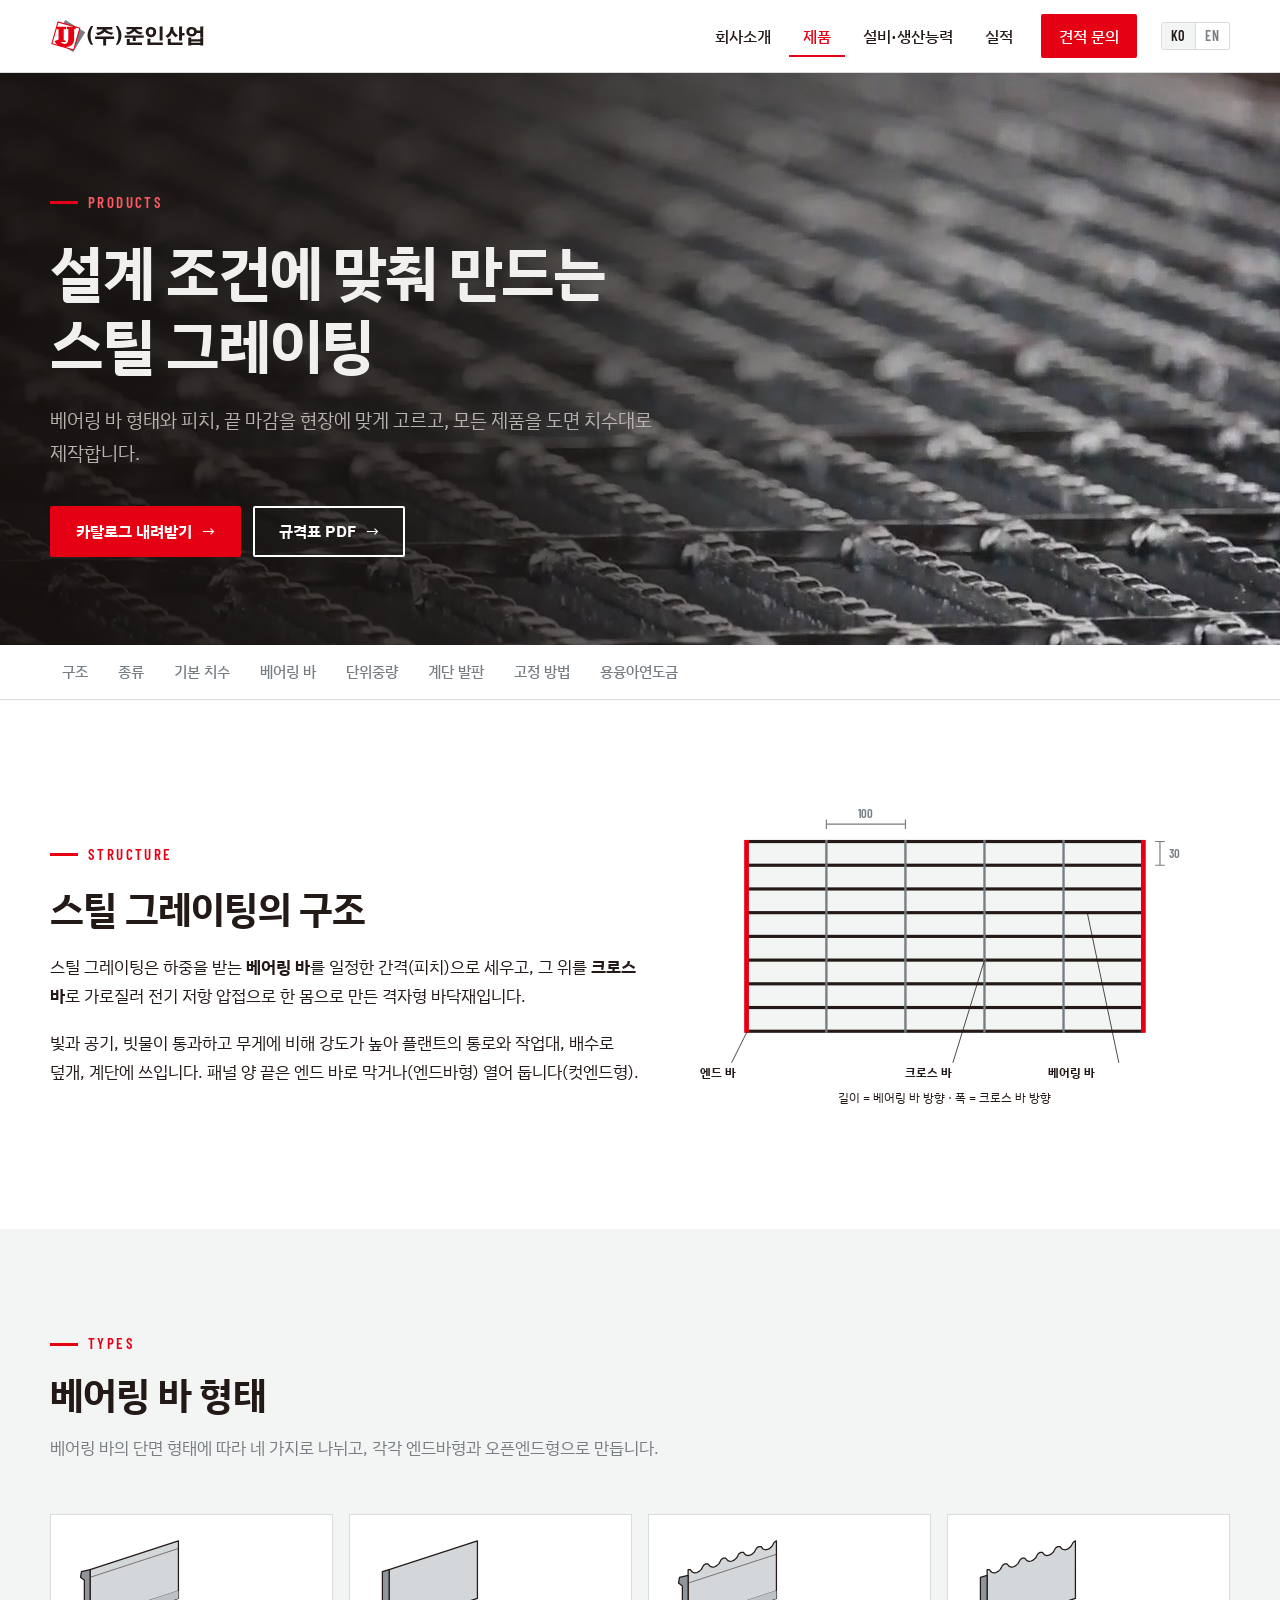
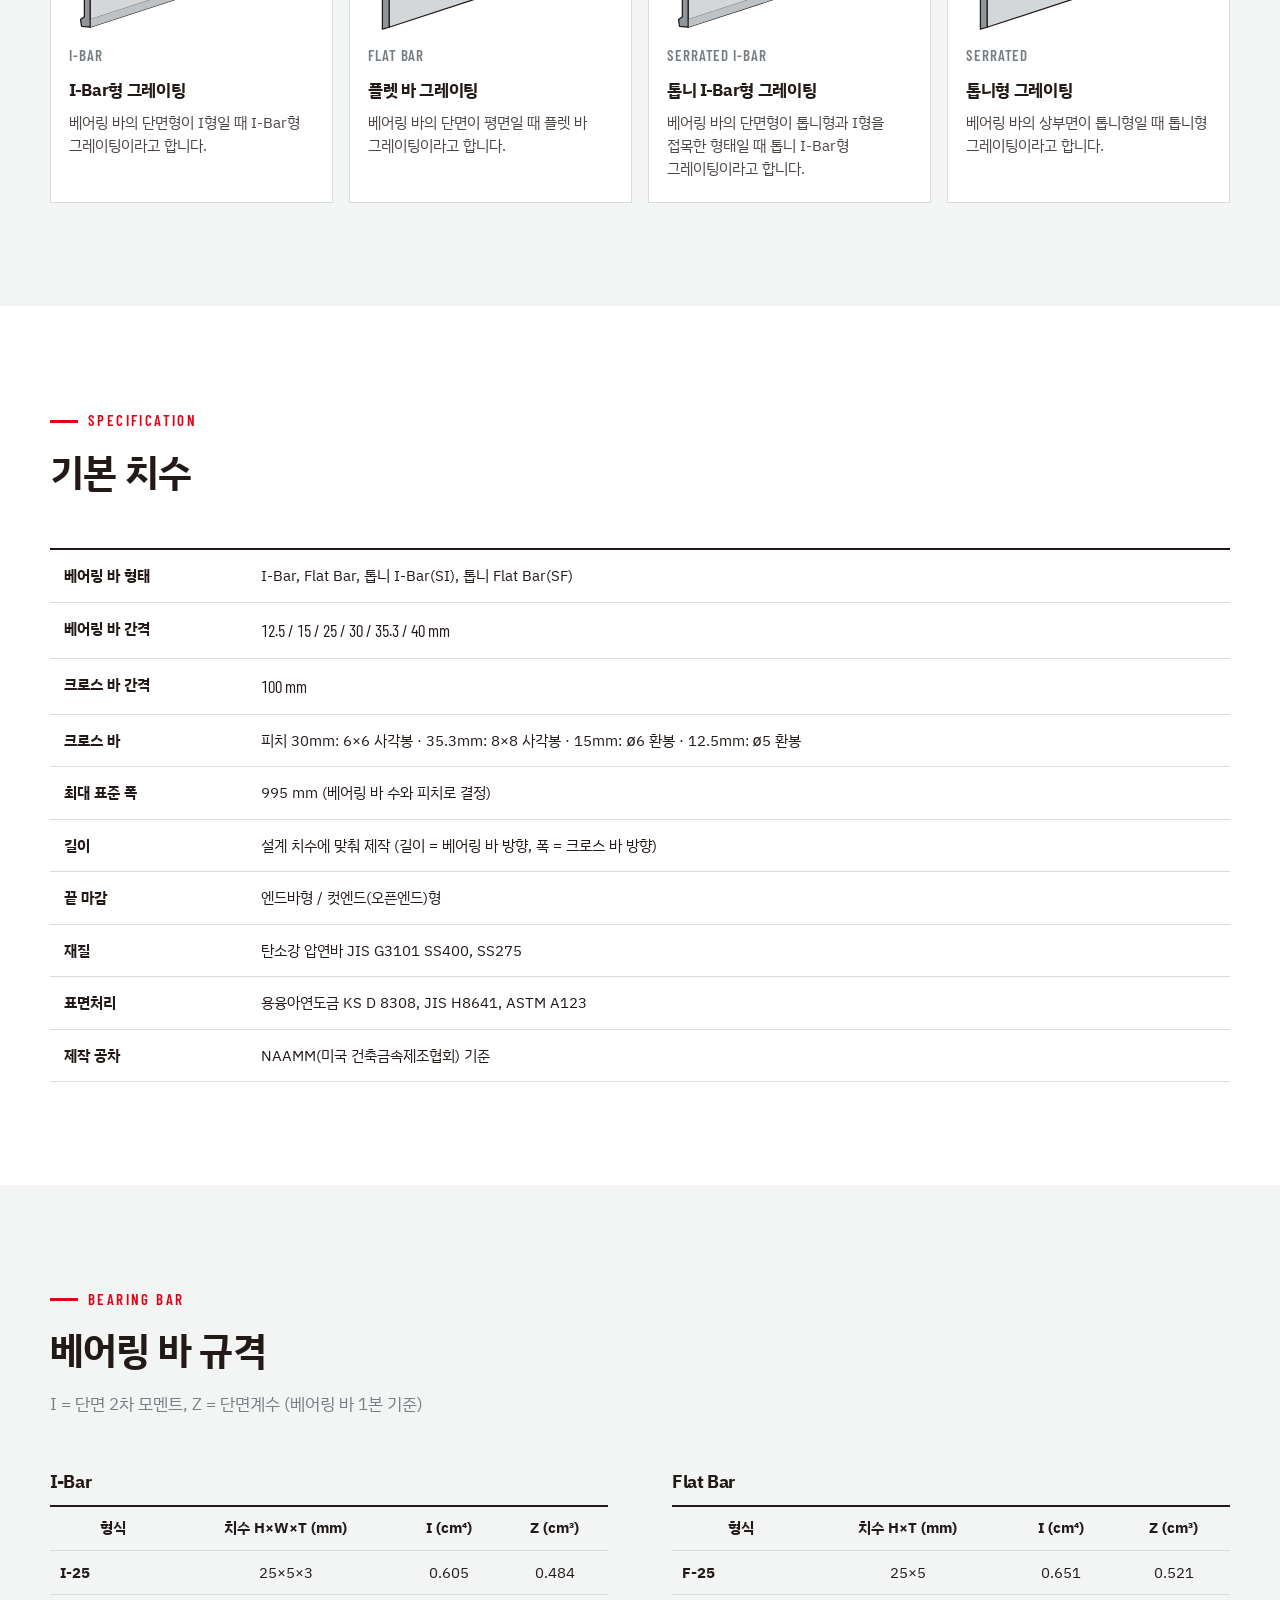
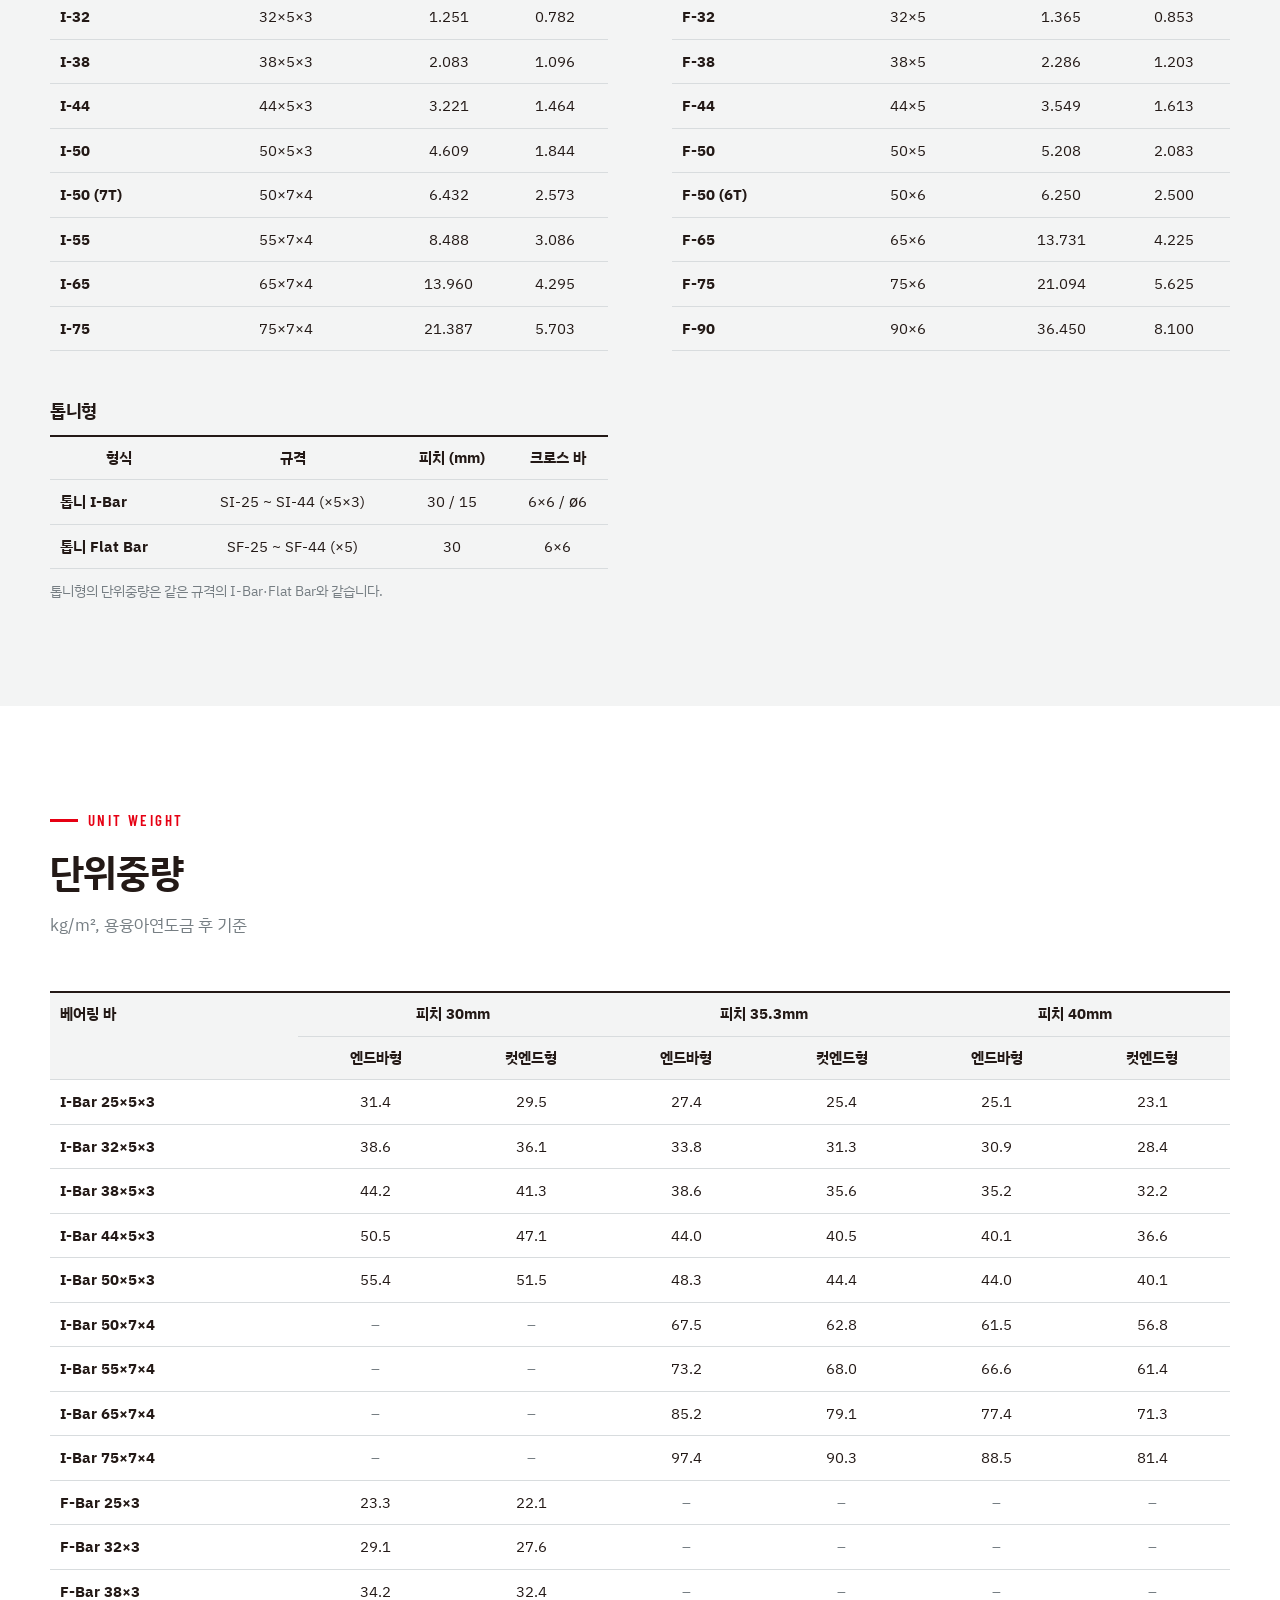
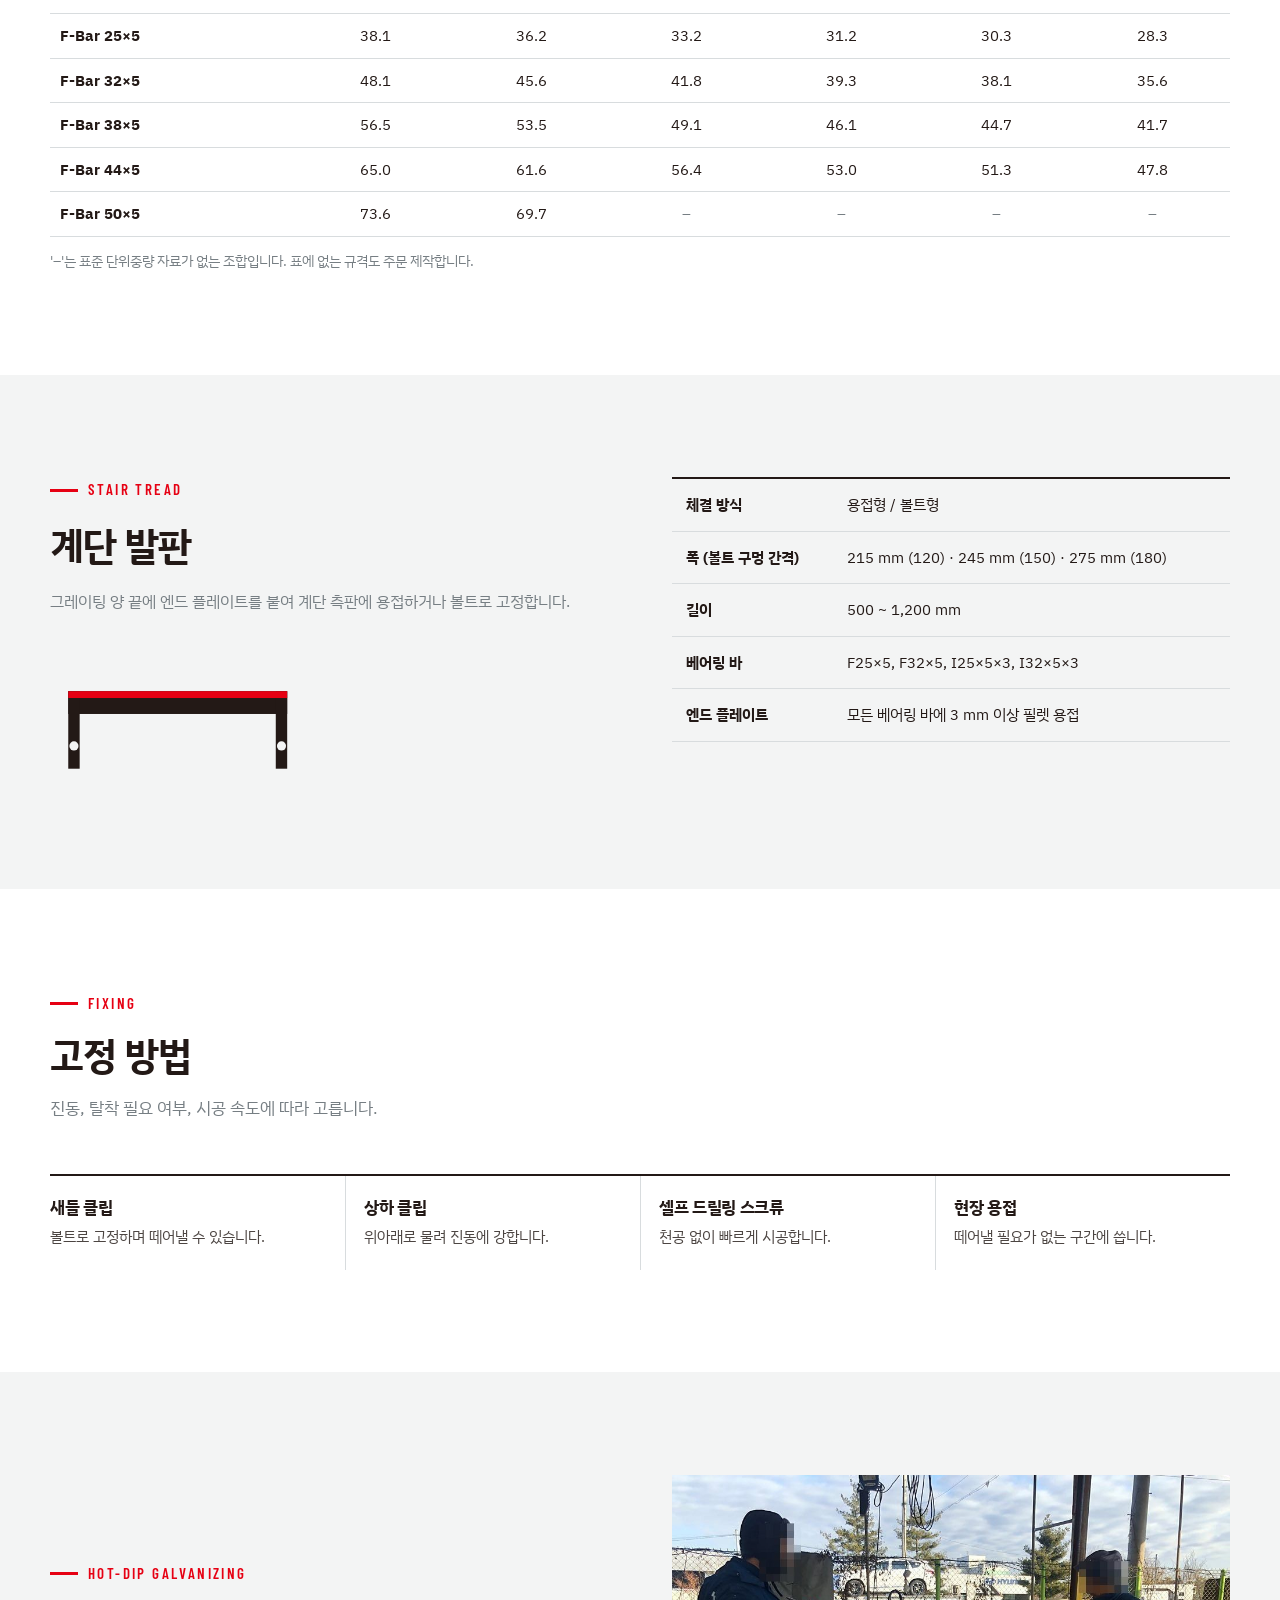
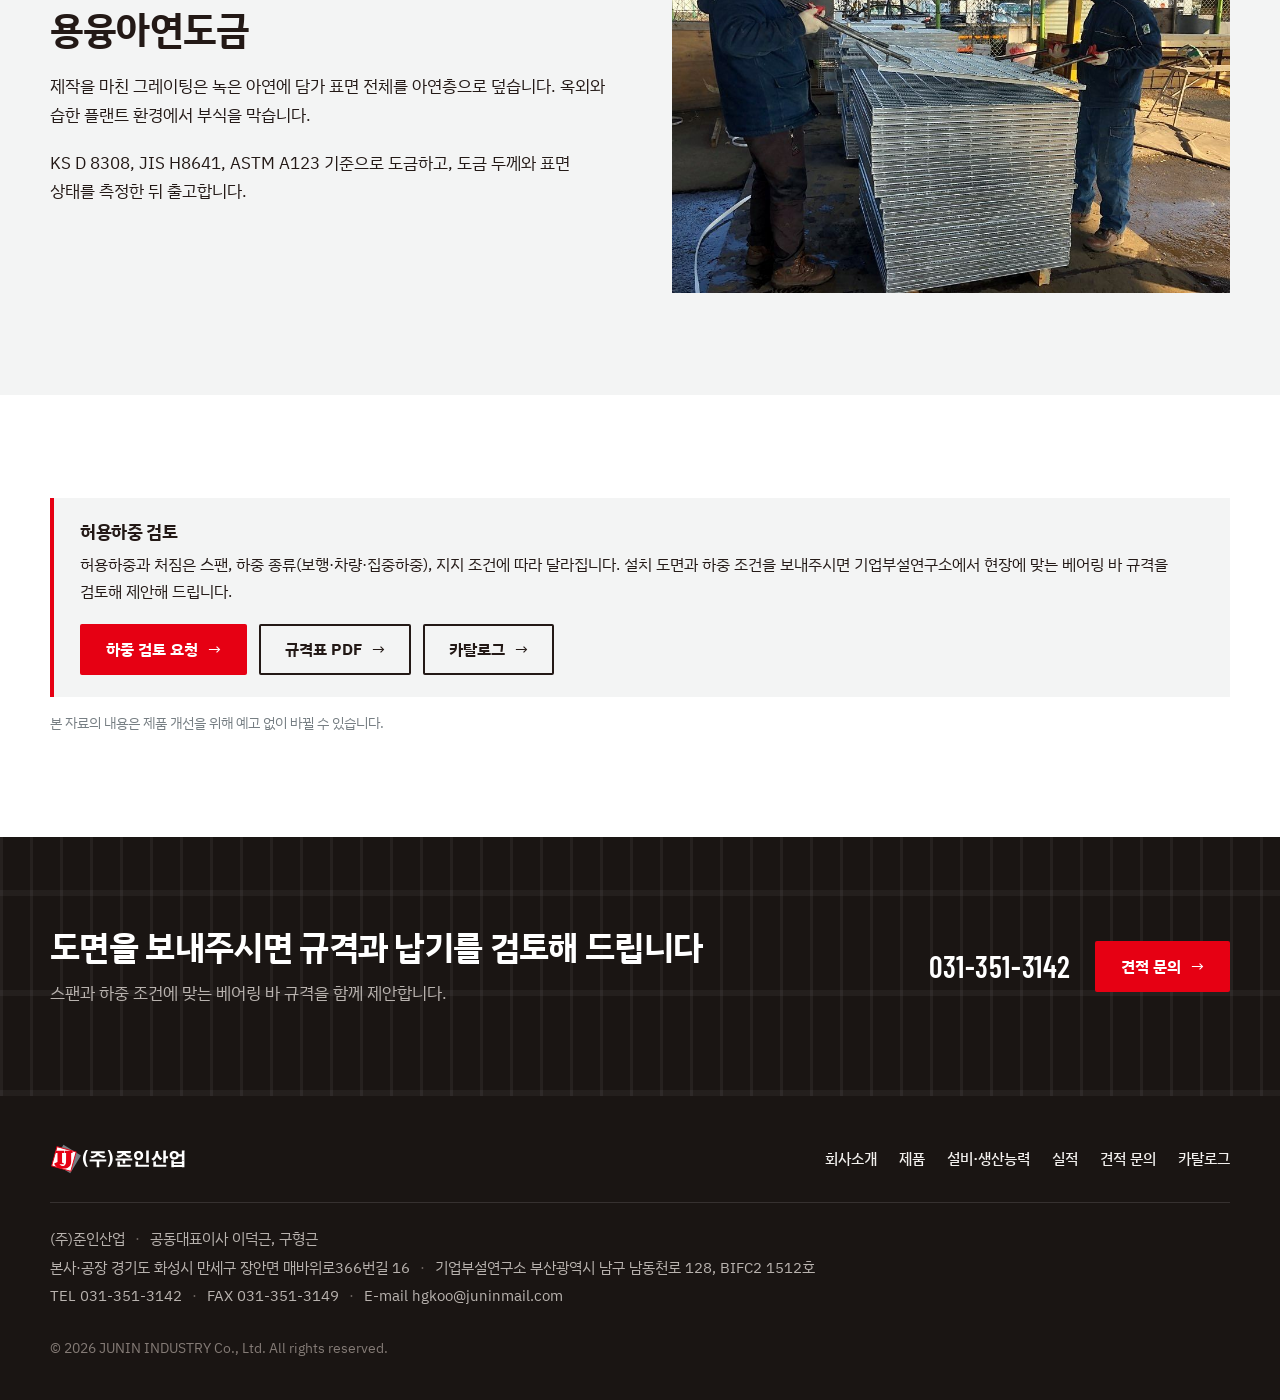
<file: products.html>
<!doctype html>
<html lang="ko">
<head>
<meta charset="utf-8">
<meta name="viewport" content="width=device-width, initial-scale=1, viewport-fit=cover">
<title>제품 | (주)준인산업</title>
<meta name="claude:viewport-fit-sides" content="cover">
<meta name="description" content="스틸 그레이팅 구조, 베어링 바 형태(I-Bar, 플렛 바, 톱니 I-Bar, 톱니형), 기본 치수, 단위중량표, 계단 발판, 고정 방법.">
<meta name="naver-site-verification" content="c93af0cdd106b1a8a34fe475d96d57010b993415">
<meta property="og:type" content="website">
<meta property="og:title" content="제품 | (주)준인산업">
<meta property="og:description" content="스틸 그레이팅 구조, 베어링 바 형태(I-Bar, 플렛 바, 톱니 I-Bar, 톱니형), 기본 치수, 단위중량표, 계단 발판, 고정 방법.">
<meta property="og:image" content="https://www.junin-grating.com/assets/img/hero-line.jpg">
<meta property="og:url" content="https://www.junin-grating.com/products.html">
<meta property="og:site_name" content="(주)준인산업">
<meta property="og:locale" content="ko_KR">
<meta property="og:locale:alternate" content="en_US">
<link rel="canonical" href="https://www.junin-grating.com/products.html">
<link rel="alternate" hreflang="ko" href="https://www.junin-grating.com/products.html">
<link rel="alternate" hreflang="en" href="https://www.junin-grating.com/en/products.html">
<link rel="alternate" hreflang="x-default" href="https://www.junin-grating.com/products.html">
<link rel="icon" type="image/png" sizes="32x32" href="assets/img/mark-32.png">
<link rel="apple-touch-icon" href="assets/img/mark-180.png">
<link rel="preconnect" href="https://fonts.googleapis.com">
<link rel="preconnect" href="https://fonts.gstatic.com" crossorigin>
<link rel="stylesheet" href="https://fonts.googleapis.com/css2?family=Barlow+Condensed:wght@500;600;700&family=IBM+Plex+Sans+KR:wght@400;500;700&display=swap">
<link rel="stylesheet" href="assets/css/site.css">
</head>
<body>
<a class="sr-only" href="#main">본문 바로가기</a>
<header class="site-header">
  <div class="wrap">
    <a class="brand" href="./" aria-label="(주)준인산업 홈"><img src="assets/img/logo.svg" alt="(주)준인산업" width="155" height="34"></a>
    <div class="lang" aria-label="언어 선택"><a href="./products.html" lang="ko" hreflang="ko" aria-current="true">KO</a><a href="en/products.html" lang="en" hreflang="en">EN</a></div>
    <button class="nav-toggle" type="button" aria-expanded="false" aria-controls="site-nav"><span></span><span class="sr-only">메뉴</span></button>
    <nav class="nav" id="site-nav" aria-label="주 메뉴">
      <a href="company.html">회사소개</a>
<a href="products.html" aria-current="page">제품</a>
<a href="facility.html">설비·생산능력</a>
<a href="projects.html">실적</a>
<a class="nav-cta" href="contact.html">견적 문의</a>
    </nav>
  </div>
</header>
<main id="main">
<section class="hero hero-sub-page">
  <div class="hero-media"><img src="assets/img/v-06-galvanized-product.jpg" alt="" fetchpriority="high"></div>
  <div class="wrap">
    <span class="eyebrow">Products</span>
    <h1>설계 조건에 맞춰 만드는<br>스틸 그레이팅</h1>
    <p class="lead">베어링 바 형태와 피치, 끝 마감을 현장에 맞게 고르고, 모든 제품을 도면 치수대로 제작합니다.</p>
    <div class="btns"><a class="btn btn-red" href="assets/docs/junin-catalog.pdf" download>카탈로그 내려받기</a><a class="btn btn-line" href="assets/docs/junin-grating-spec-2026-10.pdf" target="_blank" rel="noopener">규격표 PDF</a></div>
  </div>
</section>

<nav class="subnav" aria-label="제품 바로가기"><div class="wrap">
  <a href="#structure">구조</a><a href="#types">종류</a><a href="#spec">기본 치수</a><a href="#bars">베어링 바</a><a href="#weight">단위중량</a><a href="#stair">계단 발판</a><a href="#fixing">고정 방법</a><a href="#galv">용융아연도금</a>
</div></nav>

<section class="section" id="structure">
  <div class="wrap anatomy">
    <div style="display:grid;gap:18px">
      <span class="eyebrow">Structure</span>
      <h2 style="font-size:clamp(26px,3.2vw,38px)">스틸 그레이팅의 구조</h2>
      <div class="prose">
        <p>스틸 그레이팅은 하중을 받는 <strong>베어링 바</strong>를 일정한 간격(피치)으로 세우고, 그 위를 <strong>크로스 바</strong>로 가로질러 전기 저항 압접으로 한 몸으로 만든 격자형 바닥재입니다.</p>
        <p>빛과 공기, 빗물이 통과하고 무게에 비해 강도가 높아 플랜트의 통로와 작업대, 배수로 덮개, 계단에 쓰입니다. 패널 양 끝은 엔드 바로 막거나(엔드바형) 열어 둡니다(컷엔드형).</p>
      </div>
    </div>
    <div><svg viewBox="0 0 680 400" role="img" aria-label="그레이팅 평면도: 베어링 바 피치 30mm, 크로스 바 간격 100mm, 양 끝 엔드 바"><rect x="70" y="50" width="500" height="240" fill="#f3f4f4"/><rect x="70" y="48" width="500" height="4" fill="#231916"/><rect x="70" y="78" width="500" height="4" fill="#231916"/><rect x="70" y="108" width="500" height="4" fill="#231916"/><rect x="70" y="138" width="500" height="4" fill="#231916"/><rect x="70" y="168" width="500" height="4" fill="#231916"/><rect x="70" y="198" width="500" height="4" fill="#231916"/><rect x="70" y="228" width="500" height="4" fill="#231916"/><rect x="70" y="258" width="500" height="4" fill="#231916"/><rect x="70" y="288" width="500" height="4" fill="#231916"/><rect x="168.5" y="48" width="3" height="244" fill="#767E83"/><rect x="268.5" y="48" width="3" height="244" fill="#767E83"/><rect x="368.5" y="48" width="3" height="244" fill="#767E83"/><rect x="468.5" y="48" width="3" height="244" fill="#767E83"/><rect x="66" y="48" width="6" height="244" fill="#E60013"/><rect x="568" y="48" width="6" height="244" fill="#E60013"/><path d="M592 50 v30 M586 50 h12 M586 80 h12" stroke="#767E83" stroke-width="1.5" fill="none"/><text x="604" y="71" font-family="Barlow Condensed, sans-serif" font-size="16" font-weight="600" fill="#767E83">30</text><path d="M170 28 h100 M170 22 v12 M270 22 v12" stroke="#767E83" stroke-width="1.5" fill="none"/><text x="210" y="20" font-family="Barlow Condensed, sans-serif" font-size="16" font-weight="600" fill="#767E83">100</text><path d="M500 140 L540 330" stroke="#231916" stroke-width="1" fill="none"/><text x="450" y="348" font-family="IBM Plex Sans KR, sans-serif" font-size="15" fill="#231916" font-weight="700">베어링 바</text><path d="M370 200 L330 330" stroke="#231916" stroke-width="1" fill="none"/><text x="270" y="348" font-family="IBM Plex Sans KR, sans-serif" font-size="15" fill="#231916" font-weight="700">크로스 바</text><path d="M70 290 L50 330" stroke="#231916" stroke-width="1" fill="none"/><text x="10" y="348" font-family="IBM Plex Sans KR, sans-serif" font-size="15" fill="#231916" font-weight="700" fill="#E60013">엔드 바</text><text x="320.0" y="380" font-family="IBM Plex Sans KR, sans-serif" font-size="15" fill="#231916" text-anchor="middle" fill="#767E83">길이 = 베어링 바 방향  ·  폭 = 크로스 바 방향</text></svg></div>
  </div>
</section>

<section class="section section-paper" id="types">
  <div class="wrap">
    <div class="sec-head"><span class="eyebrow">Types</span><h2>베어링 바 형태</h2><p>베어링 바의 단면 형태에 따라 네 가지로 나뉘고, 각각 엔드바형과 오픈엔드형으로 만듭니다.</p></div>
    <div class="types types-4">
      <div class="type"><div class="profile"><svg viewBox="0 0 124 100" aria-hidden="true"><path d="M22.0 34.0 L114.0 4.0 L114.0 64.0 L22.0 94.0Z" fill="#d3d7da" stroke="#231916" stroke-width="1.3" stroke-linejoin="round"/><path d="M22 42 L114 12" stroke="#231916" stroke-width="1" opacity=".55"/><path d="M22 86 L114 56" stroke="#231916" stroke-width="1" opacity=".55"/><path d="M22 86 L114 56 L114 64 L22 94Z" fill="#bcc2c6"/><path d="M22 34 L13 36 L12 42 L16 45 L16 83 L12 86 L13 93 L22 94Z" fill="#8e969b" stroke="#231916" stroke-width="1.3" stroke-linejoin="round"/></svg></div><span class="code">I-BAR</span><h3>I-Bar형 그레이팅</h3><p>베어링 바의 단면형이 I형일 때 I-Bar형 그레이팅이라고 합니다.</p></div>
      <div class="type"><div class="profile"><svg viewBox="0 0 124 100" aria-hidden="true"><path d="M22.0 34.0 L114.0 4.0 L114.0 64.0 L22.0 94.0Z" fill="#d3d7da" stroke="#231916" stroke-width="1.3" stroke-linejoin="round"/><path d="M22 34 L15 36 L15 96 L22 94Z" fill="#8e969b" stroke="#231916" stroke-width="1.3" stroke-linejoin="round"/></svg></div><span class="code">FLAT BAR</span><h3>플렛 바 그레이팅</h3><p>베어링 바의 단면이 평면일 때 플렛 바 그레이팅이라고 합니다.</p></div>
      <div class="type"><div class="profile"><svg viewBox="0 0 124 100" aria-hidden="true"><path d="M22.0 34.0 L24.3 33.9 L26.6 36.7 L28.9 37.3 L31.2 37.0 L33.5 35.8 L35.8 33.7 L38.1 29.4 L40.4 28.0 L42.7 27.9 L45.0 30.7 L47.3 31.3 L49.6 31.0 L51.9 29.8 L54.2 27.7 L56.5 23.4 L58.8 22.0 L61.1 21.9 L63.4 24.7 L65.7 25.3 L68.0 25.0 L70.3 23.8 L72.6 21.7 L74.9 17.4 L77.2 16.0 L79.5 15.9 L81.8 18.7 L84.1 19.3 L86.4 19.0 L88.7 17.8 L91.0 15.7 L93.3 11.4 L95.6 10.0 L97.9 9.9 L100.2 12.7 L102.5 13.3 L104.8 13.0 L107.1 11.8 L109.4 9.7 L111.7 5.4 L114.0 4.0 L114.0 64.0 L22.0 94.0Z" fill="#d3d7da" stroke="#231916" stroke-width="1.3" stroke-linejoin="round"/><path d="M22 48 L114 18" stroke="#231916" stroke-width="1" opacity=".55"/><path d="M22 86 L114 56" stroke="#231916" stroke-width="1" opacity=".55"/><path d="M22 86 L114 56 L114 64 L22 94Z" fill="#bcc2c6"/><path d="M22 40 L13 42 L12 48 L16 51 L16 83 L12 86 L13 93 L22 94Z" fill="#8e969b" stroke="#231916" stroke-width="1.3" stroke-linejoin="round"/></svg></div><span class="code">SERRATED I-BAR</span><h3>톱니 I-Bar형 그레이팅</h3><p>베어링 바의 단면형이 톱니형과 I형을 접목한 형태일 때 톱니 I-Bar형 그레이팅이라고 합니다.</p></div>
      <div class="type"><div class="profile"><svg viewBox="0 0 124 100" aria-hidden="true"><path d="M22.0 34.0 L24.3 33.9 L26.6 36.7 L28.9 37.3 L31.2 37.0 L33.5 35.8 L35.8 33.7 L38.1 29.4 L40.4 28.0 L42.7 27.9 L45.0 30.7 L47.3 31.3 L49.6 31.0 L51.9 29.8 L54.2 27.7 L56.5 23.4 L58.8 22.0 L61.1 21.9 L63.4 24.7 L65.7 25.3 L68.0 25.0 L70.3 23.8 L72.6 21.7 L74.9 17.4 L77.2 16.0 L79.5 15.9 L81.8 18.7 L84.1 19.3 L86.4 19.0 L88.7 17.8 L91.0 15.7 L93.3 11.4 L95.6 10.0 L97.9 9.9 L100.2 12.7 L102.5 13.3 L104.8 13.0 L107.1 11.8 L109.4 9.7 L111.7 5.4 L114.0 4.0 L114.0 64.0 L22.0 94.0Z" fill="#d3d7da" stroke="#231916" stroke-width="1.3" stroke-linejoin="round"/><path d="M22 40 L15 42 L15 96 L22 94Z" fill="#8e969b" stroke="#231916" stroke-width="1.3" stroke-linejoin="round"/></svg></div><span class="code">SERRATED</span><h3>톱니형 그레이팅</h3><p>베어링 바의 상부면이 톱니형일 때 톱니형 그레이팅이라고 합니다.</p></div>
    </div>
  </div>
</section>

<section class="section" id="spec">
  <div class="wrap">
    <div class="sec-head"><span class="eyebrow">Specification</span><h2>기본 치수</h2></div>
    <div class="table-scroll"><table class="tbl">
      <tbody>
        <tr><th scope="row">베어링 바 형태</th><td>I-Bar, Flat Bar, 톱니 I-Bar(SI), 톱니 Flat Bar(SF)</td></tr>
        <tr><th scope="row">베어링 바 간격</th><td class="num" style="font-size:17px">12.5 / 15 / 25 / 30 / 35.3 / 40 mm</td></tr>
        <tr><th scope="row">크로스 바 간격</th><td class="num" style="font-size:17px">100 mm</td></tr>
        <tr><th scope="row">크로스 바</th><td>피치 30mm: 6×6 사각봉 · 35.3mm: 8×8 사각봉 · 15mm: ø6 환봉 · 12.5mm: ø5 환봉</td></tr>
        <tr><th scope="row">최대 표준 폭</th><td>995 mm (베어링 바 수와 피치로 결정)</td></tr>
        <tr><th scope="row">길이</th><td>설계 치수에 맞춰 제작 (길이 = 베어링 바 방향, 폭 = 크로스 바 방향)</td></tr>
        <tr><th scope="row">끝 마감</th><td>엔드바형 / 컷엔드(오픈엔드)형</td></tr>
        <tr><th scope="row">재질</th><td>탄소강 압연바 JIS G3101 SS400, SS275</td></tr>
        <tr><th scope="row">표면처리</th><td>용융아연도금 KS D 8308, JIS H8641, ASTM A123</td></tr>
        <tr><th scope="row">제작 공차</th><td>NAAMM(미국 건축금속제조협회) 기준</td></tr>
      </tbody>
    </table></div>
  </div>
</section>

<section class="section section-paper" id="bars">
  <div class="wrap">
    <div class="sec-head"><span class="eyebrow">Bearing Bar</span><h2>베어링 바 규격</h2><p>I = 단면 2차 모멘트, Z = 단면계수 (베어링 바 1본 기준)</p></div>
    <div class="split" style="align-items:start">
      <div><h3 style="font-size:18px;margin-bottom:12px">I-Bar</h3><div class="table-scroll"><table class="tbl tbl-compact tbl-spec">
        <thead><tr><th>형식</th><th>치수 H×W×T (mm)</th><th>I (cm⁴)</th><th>Z (cm³)</th></tr></thead>
        <tbody><tr><th scope="row">I-25</th><td>25×5×3</td><td>0.605</td><td>0.484</td></tr><tr><th scope="row">I-32</th><td>32×5×3</td><td>1.251</td><td>0.782</td></tr><tr><th scope="row">I-38</th><td>38×5×3</td><td>2.083</td><td>1.096</td></tr><tr><th scope="row">I-44</th><td>44×5×3</td><td>3.221</td><td>1.464</td></tr><tr><th scope="row">I-50</th><td>50×5×3</td><td>4.609</td><td>1.844</td></tr><tr><th scope="row">I-50 (7T)</th><td>50×7×4</td><td>6.432</td><td>2.573</td></tr><tr><th scope="row">I-55</th><td>55×7×4</td><td>8.488</td><td>3.086</td></tr><tr><th scope="row">I-65</th><td>65×7×4</td><td>13.960</td><td>4.295</td></tr><tr><th scope="row">I-75</th><td>75×7×4</td><td>21.387</td><td>5.703</td></tr></tbody></table></div></div>
      <div><h3 style="font-size:18px;margin-bottom:12px">Flat Bar</h3><div class="table-scroll"><table class="tbl tbl-compact tbl-spec">
        <thead><tr><th>형식</th><th>치수 H×T (mm)</th><th>I (cm⁴)</th><th>Z (cm³)</th></tr></thead>
        <tbody><tr><th scope="row">F-25</th><td>25×5</td><td>0.651</td><td>0.521</td></tr><tr><th scope="row">F-32</th><td>32×5</td><td>1.365</td><td>0.853</td></tr><tr><th scope="row">F-38</th><td>38×5</td><td>2.286</td><td>1.203</td></tr><tr><th scope="row">F-44</th><td>44×5</td><td>3.549</td><td>1.613</td></tr><tr><th scope="row">F-50</th><td>50×5</td><td>5.208</td><td>2.083</td></tr><tr><th scope="row">F-50 (6T)</th><td>50×6</td><td>6.250</td><td>2.500</td></tr><tr><th scope="row">F-65</th><td>65×6</td><td>13.731</td><td>4.225</td></tr><tr><th scope="row">F-75</th><td>75×6</td><td>21.094</td><td>5.625</td></tr><tr><th scope="row">F-90</th><td>90×6</td><td>36.450</td><td>8.100</td></tr></tbody></table></div></div>
    </div>
    <div class="split" style="align-items:start;margin-top:48px">
      <div><h3 style="font-size:18px;margin-bottom:12px">톱니형</h3><div class="table-scroll"><table class="tbl tbl-compact tbl-spec">
        <thead><tr><th>형식</th><th>규격</th><th>피치 (mm)</th><th>크로스 바</th></tr></thead>
        <tbody><tr><th scope="row">톱니 I-Bar</th><td>SI-25 ~ SI-44 (×5×3)</td><td>30 / 15</td><td>6×6 / ø6</td></tr>
        <tr><th scope="row">톱니 Flat Bar</th><td>SF-25 ~ SF-44 (×5)</td><td>30</td><td>6×6</td></tr></tbody></table></div>
        <p class="note" style="margin-top:10px">톱니형의 단위중량은 같은 규격의 I-Bar·Flat Bar와 같습니다.</p></div>

    </div>
  </div>
</section>

<section class="section" id="weight">
  <div class="wrap">
    <div class="sec-head"><span class="eyebrow">Unit Weight</span><h2>단위중량</h2><p>kg/m², 용융아연도금 후 기준</p></div>
    <div class="table-scroll"><table class="tbl tbl-compact tbl-spec">
      <thead>
        <tr><th rowspan="2" style="text-align:left">베어링 바</th><th colspan="2">피치 30mm</th><th colspan="2">피치 35.3mm</th><th colspan="2">피치 40mm</th></tr>
        <tr><th>엔드바형</th><th>컷엔드형</th><th>엔드바형</th><th>컷엔드형</th><th>엔드바형</th><th>컷엔드형</th></tr>
      </thead>
      <tbody><tr><th scope="row">I-Bar 25×5×3</th><td class="">31.4</td><td class="">29.5</td><td class="">27.4</td><td class="">25.4</td><td class="">25.1</td><td class="">23.1</td></tr><tr><th scope="row">I-Bar 32×5×3</th><td class="">38.6</td><td class="">36.1</td><td class="">33.8</td><td class="">31.3</td><td class="">30.9</td><td class="">28.4</td></tr><tr><th scope="row">I-Bar 38×5×3</th><td class="">44.2</td><td class="">41.3</td><td class="">38.6</td><td class="">35.6</td><td class="">35.2</td><td class="">32.2</td></tr><tr><th scope="row">I-Bar 44×5×3</th><td class="">50.5</td><td class="">47.1</td><td class="">44.0</td><td class="">40.5</td><td class="">40.1</td><td class="">36.6</td></tr><tr><th scope="row">I-Bar 50×5×3</th><td class="">55.4</td><td class="">51.5</td><td class="">48.3</td><td class="">44.4</td><td class="">44.0</td><td class="">40.1</td></tr><tr><th scope="row">I-Bar 50×7×4</th><td class="muted">–</td><td class="muted">–</td><td class="">67.5</td><td class="">62.8</td><td class="">61.5</td><td class="">56.8</td></tr><tr><th scope="row">I-Bar 55×7×4</th><td class="muted">–</td><td class="muted">–</td><td class="">73.2</td><td class="">68.0</td><td class="">66.6</td><td class="">61.4</td></tr><tr><th scope="row">I-Bar 65×7×4</th><td class="muted">–</td><td class="muted">–</td><td class="">85.2</td><td class="">79.1</td><td class="">77.4</td><td class="">71.3</td></tr><tr><th scope="row">I-Bar 75×7×4</th><td class="muted">–</td><td class="muted">–</td><td class="">97.4</td><td class="">90.3</td><td class="">88.5</td><td class="">81.4</td></tr><tr><th scope="row">F-Bar 25×3</th><td class="">23.3</td><td class="">22.1</td><td class="muted">–</td><td class="muted">–</td><td class="muted">–</td><td class="muted">–</td></tr><tr><th scope="row">F-Bar 32×3</th><td class="">29.1</td><td class="">27.6</td><td class="muted">–</td><td class="muted">–</td><td class="muted">–</td><td class="muted">–</td></tr><tr><th scope="row">F-Bar 38×3</th><td class="">34.2</td><td class="">32.4</td><td class="muted">–</td><td class="muted">–</td><td class="muted">–</td><td class="muted">–</td></tr><tr><th scope="row">F-Bar 25×5</th><td class="">38.1</td><td class="">36.2</td><td class="">33.2</td><td class="">31.2</td><td class="">30.3</td><td class="">28.3</td></tr><tr><th scope="row">F-Bar 32×5</th><td class="">48.1</td><td class="">45.6</td><td class="">41.8</td><td class="">39.3</td><td class="">38.1</td><td class="">35.6</td></tr><tr><th scope="row">F-Bar 38×5</th><td class="">56.5</td><td class="">53.5</td><td class="">49.1</td><td class="">46.1</td><td class="">44.7</td><td class="">41.7</td></tr><tr><th scope="row">F-Bar 44×5</th><td class="">65.0</td><td class="">61.6</td><td class="">56.4</td><td class="">53.0</td><td class="">51.3</td><td class="">47.8</td></tr><tr><th scope="row">F-Bar 50×5</th><td class="">73.6</td><td class="">69.7</td><td class="muted">–</td><td class="muted">–</td><td class="muted">–</td><td class="muted">–</td></tr></tbody>
    </table></div>
    <p class="note" style="margin-top:12px">'–'는 표준 단위중량 자료가 없는 조합입니다. 표에 없는 규격도 주문 제작합니다.</p>
  </div>
</section>

<section class="section section-paper" id="stair">
  <div class="wrap split" style="align-items:start">
    <div style="display:grid;gap:18px">
      <span class="eyebrow">Stair Tread</span>
      <h2 style="font-size:clamp(26px,3.2vw,38px)">계단 발판</h2>
      <p class="note" style="font-size:16px">그레이팅 양 끝에 엔드 플레이트를 붙여 계단 측판에 용접하거나 볼트로 고정합니다.</p>
      <div style="max-width:260px;margin-top:8px"><svg viewBox="0 0 114 60" aria-hidden="true"><rect x="8" y="22" width="96" height="10" fill="#231916"/><rect x="8" y="22" width="5" height="34" fill="#231916"/><rect x="99" y="22" width="5" height="34" fill="#231916"/><rect x="8" y="22" width="96" height="3" fill="#E60013"/><circle cx="10.5" cy="46" r="2" fill="#f3f4f4"/><circle cx="101.5" cy="46" r="2" fill="#f3f4f4"/></svg></div>
    </div>
    <div class="table-scroll"><table class="tbl">
      <tbody>
        <tr><th scope="row">체결 방식</th><td>용접형 / 볼트형</td></tr>
        <tr><th scope="row">폭 (볼트 구멍 간격)</th><td>215 mm (120) · 245 mm (150) · 275 mm (180)</td></tr>
        <tr><th scope="row">길이</th><td>500 ~ 1,200 mm</td></tr>
        <tr><th scope="row">베어링 바</th><td>F25×5, F32×5, I25×5×3, I32×5×3</td></tr>
        <tr><th scope="row">엔드 플레이트</th><td>모든 베어링 바에 3 mm 이상 필렛 용접</td></tr>
      </tbody>
    </table></div>
  </div>
</section>

<section class="section" id="fixing">
  <div class="wrap">
    <div class="sec-head"><span class="eyebrow">Fixing</span><h2>고정 방법</h2><p>진동, 탈착 필요 여부, 시공 속도에 따라 고릅니다.</p></div>
    <div class="fix">
      <div><h3>새들 클립</h3><p>볼트로 고정하며 떼어낼 수 있습니다.</p></div>
      <div><h3>상하 클립</h3><p>위아래로 물려 진동에 강합니다.</p></div>
      <div><h3>셀프 드릴링 스크류</h3><p>천공 없이 빠르게 시공합니다.</p></div>
      <div><h3>현장 용접</h3><p>떼어낼 필요가 없는 구간에 씁니다.</p></div>
    </div>
  </div>
</section>

<section class="section section-paper" id="galv">
  <div class="wrap split">
    <div style="display:grid;gap:18px">
      <span class="eyebrow">Hot-dip Galvanizing</span>
      <h2 style="font-size:clamp(26px,3.2vw,38px)">용융아연도금</h2>
      <div class="prose">
        <p>제작을 마친 그레이팅은 녹은 아연에 담가 표면 전체를 아연층으로 덮습니다. 옥외와 습한 플랜트 환경에서 부식을 막습니다.</p>
        <p>KS D 8308, JIS H8641, ASTM A123 기준으로 도금하고, 도금 두께와 표면 상태를 측정한 뒤 출고합니다.</p>
      </div>
    </div>
    <div class="split-media"><img src="assets/img/15-sorting-after-galvanizing.jpg" alt="도금 후 선별 작업" loading="lazy"></div>
  </div>
</section>

<section class="section">
  <div class="wrap">
    <div class="callout">
      <h3>허용하중 검토</h3>
      <p>허용하중과 처짐은 스팬, 하중 종류(보행·차량·집중하중), 지지 조건에 따라 달라집니다. 설치 도면과 하중 조건을 보내주시면 기업부설연구소에서 현장에 맞는 베어링 바 규격을 검토해 제안해 드립니다.</p>
      <div class="btns" style="margin-top:10px"><a class="btn btn-red" href="contact.html">하중 검토 요청</a><a class="btn btn-line" href="assets/docs/junin-grating-spec-2026-10.pdf" target="_blank" rel="noopener">규격표 PDF</a><a class="btn btn-line" href="assets/docs/junin-catalog.pdf" download>카탈로그</a></div>
    </div>
    <p class="note" style="margin-top:14px">본 자료의 내용은 제품 개선을 위해 예고 없이 바뀔 수 있습니다.</p>
  </div>
</section>
<section class="cta-band grating-bg">
  <div class="wrap">
    <div>
      <h2>도면을 보내주시면 규격과 납기를 검토해 드립니다</h2>
      <p>스팬과 하중 조건에 맞는 베어링 바 규격을 함께 제안합니다.</p>
    </div>
    <div class="contact-quick">
      <a class="tel" href="tel:0313513142">031-351-3142</a>
      <a class="btn btn-red" href="contact.html">견적 문의</a>
    </div>
  </div>
</section>
</main>
<footer class="site-footer">
  <div class="wrap">
    <div class="foot-top">
      <img src="assets/img/logo-white.svg" alt="(주)준인산업" width="137" height="30">
      <nav class="foot-nav" aria-label="하단 메뉴"><a href="company.html">회사소개</a><a href="products.html">제품</a><a href="facility.html">설비·생산능력</a><a href="projects.html">실적</a><a href="contact.html">견적 문의</a><a href="assets/docs/junin-catalog.pdf" download>카탈로그</a></nav>
    </div>
    <div class="foot-info">
      <p><span>(주)준인산업</span><span>공동대표이사 이덕근, 구형근</span></p>
      <p><span>본사·공장 경기도 화성시 만세구 장안면 매바위로366번길 16</span><span>기업부설연구소 부산광역시 남구 남동천로 128, BIFC2 1512호</span></p>
      <p><span>TEL <a href="tel:0313513142">031-351-3142</a></span><span>FAX 031-351-3149</span><span>E-mail <a href="mailto:hgkoo@juninmail.com">hgkoo@juninmail.com</a></span></p>
    </div>
    <p class="foot-copy">© 2026 JUNIN INDUSTRY Co., Ltd. All rights reserved.</p>
  </div>
</footer>
<script src="assets/js/site.js"></script>
</body>
</html>
</file>
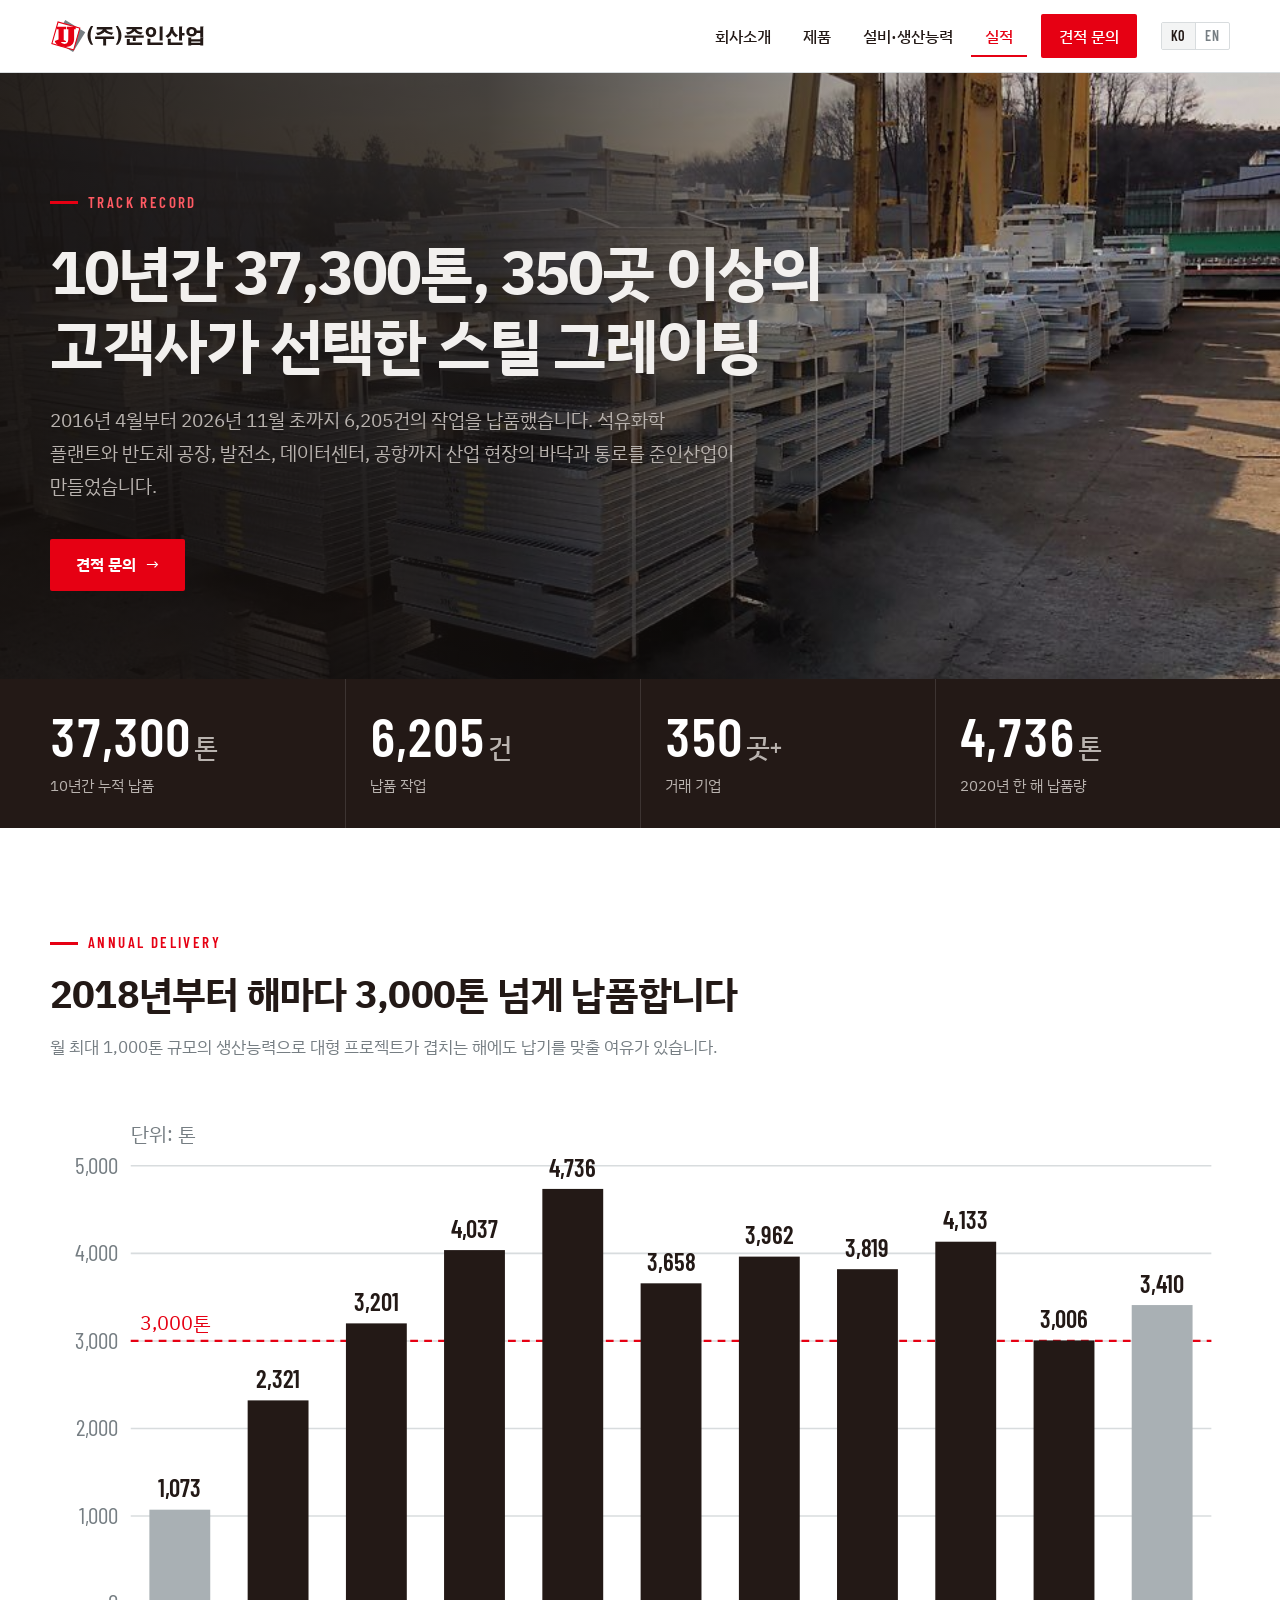
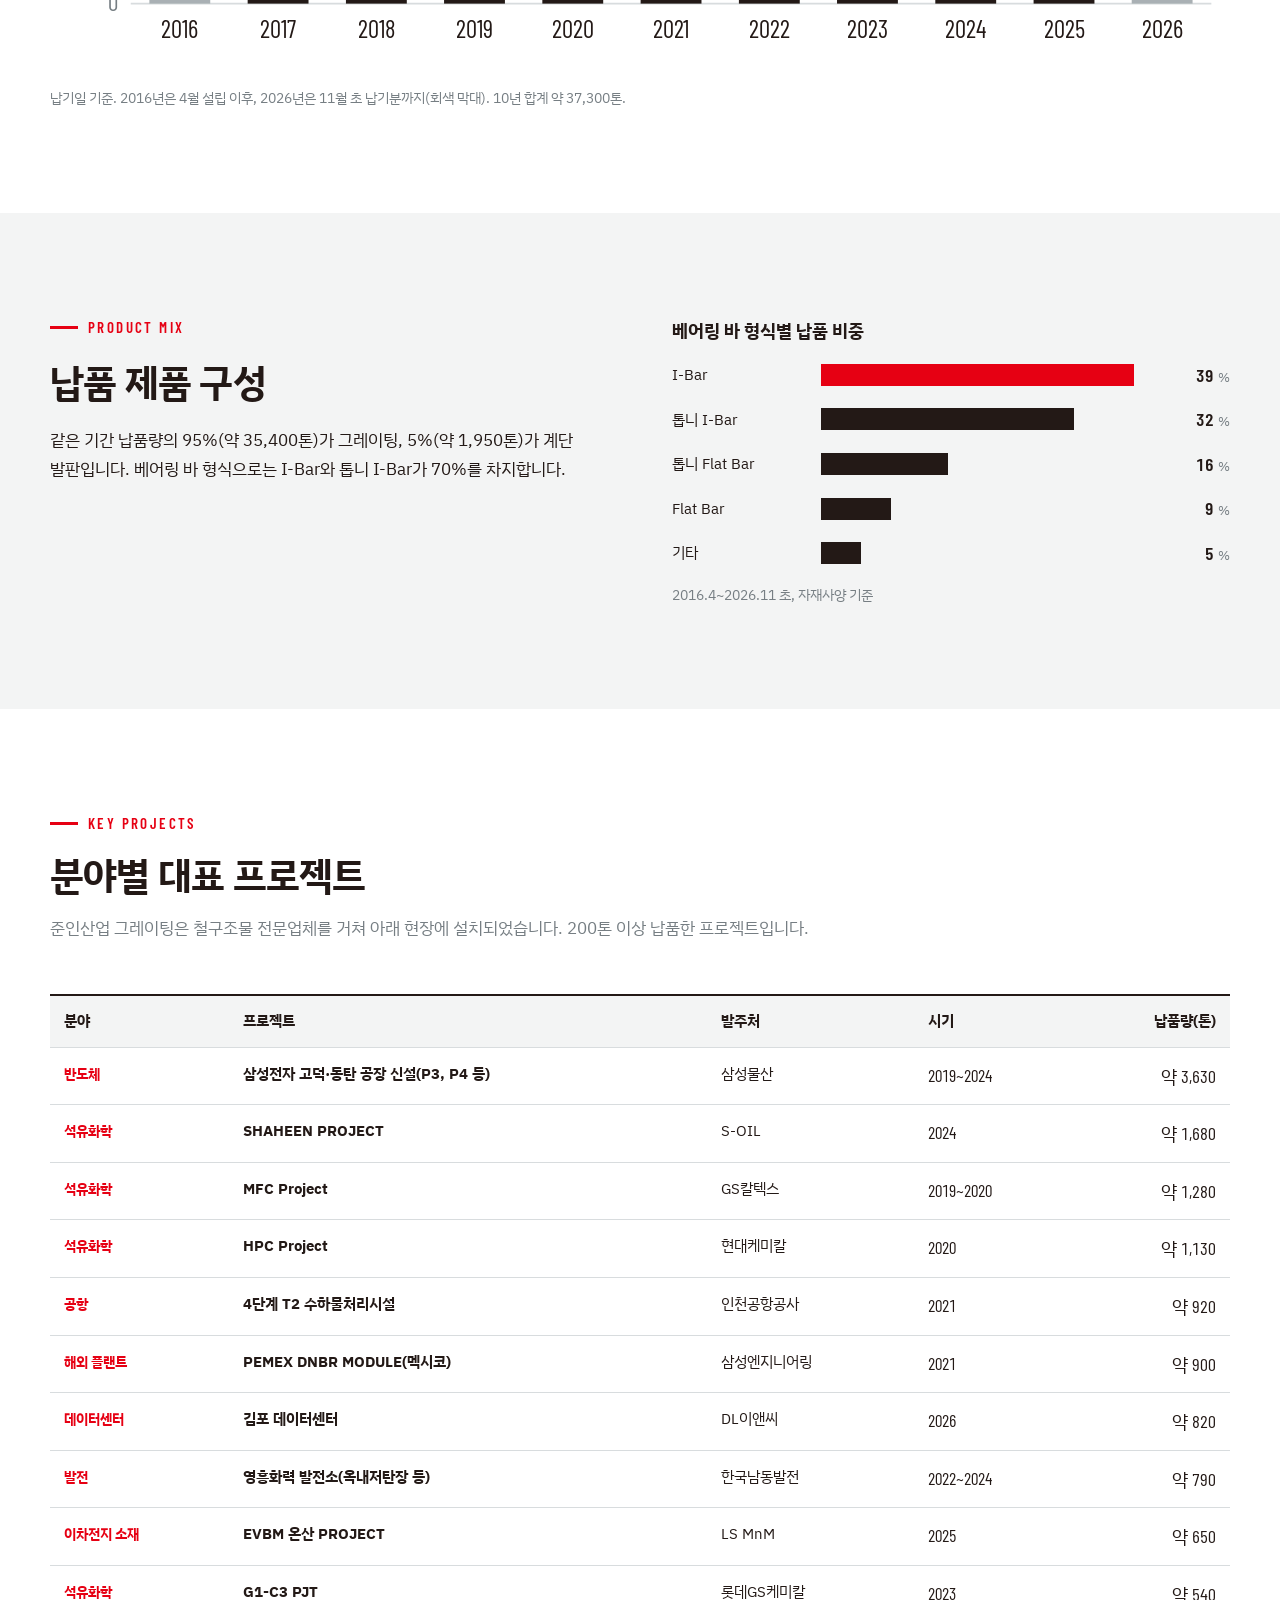
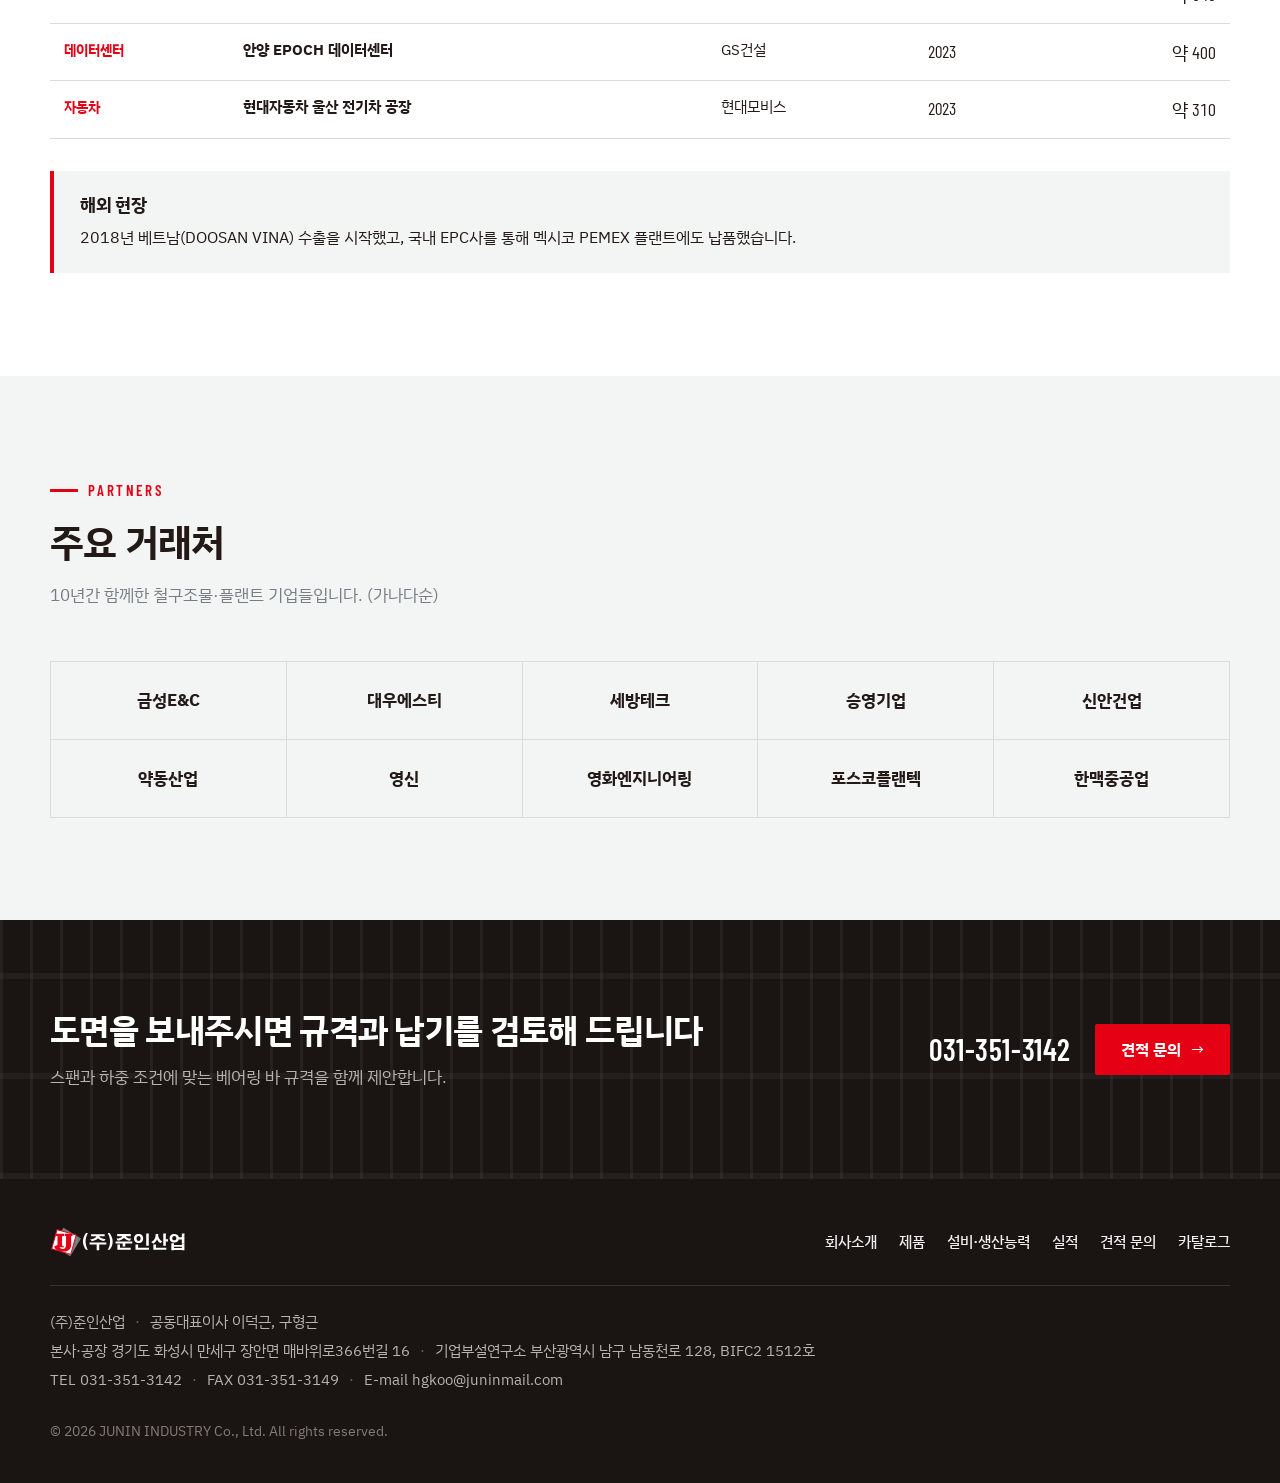
<file: projects.html>
<!doctype html>
<html lang="ko">
<head>
<meta charset="utf-8">
<meta name="viewport" content="width=device-width, initial-scale=1, viewport-fit=cover">
<title>실적 | (주)준인산업</title>
<meta name="claude:viewport-fit-sides" content="cover">
<meta name="description" content="2016년부터 10년간 37,300톤, 6,205건 납품. 연도별 납품량, 분야별 대표 프로젝트, 주요 거래처.">
<meta name="naver-site-verification" content="c93af0cdd106b1a8a34fe475d96d57010b993415">
<meta property="og:type" content="website">
<meta property="og:title" content="실적 | (주)준인산업">
<meta property="og:description" content="2016년부터 10년간 37,300톤, 6,205건 납품. 연도별 납품량, 분야별 대표 프로젝트, 주요 거래처.">
<meta property="og:image" content="https://www.junin-grating.com/assets/img/hero-line.jpg">
<meta property="og:url" content="https://www.junin-grating.com/projects.html">
<meta property="og:site_name" content="(주)준인산업">
<meta property="og:locale" content="ko_KR">
<meta property="og:locale:alternate" content="en_US">
<link rel="canonical" href="https://www.junin-grating.com/projects.html">
<link rel="alternate" hreflang="ko" href="https://www.junin-grating.com/projects.html">
<link rel="alternate" hreflang="en" href="https://www.junin-grating.com/en/projects.html">
<link rel="alternate" hreflang="x-default" href="https://www.junin-grating.com/projects.html">
<link rel="icon" type="image/png" sizes="32x32" href="assets/img/mark-32.png">
<link rel="apple-touch-icon" href="assets/img/mark-180.png">
<link rel="preconnect" href="https://fonts.googleapis.com">
<link rel="preconnect" href="https://fonts.gstatic.com" crossorigin>
<link rel="stylesheet" href="https://fonts.googleapis.com/css2?family=Barlow+Condensed:wght@500;600;700&family=IBM+Plex+Sans+KR:wght@400;500;700&display=swap">
<link rel="stylesheet" href="assets/css/site.css">
</head>
<body>
<a class="sr-only" href="#main">본문 바로가기</a>
<header class="site-header">
  <div class="wrap">
    <a class="brand" href="./" aria-label="(주)준인산업 홈"><img src="assets/img/logo.svg" alt="(주)준인산업" width="155" height="34"></a>
    <div class="lang" aria-label="언어 선택"><a href="./projects.html" lang="ko" hreflang="ko" aria-current="true">KO</a><a href="en/projects.html" lang="en" hreflang="en">EN</a></div>
    <button class="nav-toggle" type="button" aria-expanded="false" aria-controls="site-nav"><span></span><span class="sr-only">메뉴</span></button>
    <nav class="nav" id="site-nav" aria-label="주 메뉴">
      <a href="company.html">회사소개</a>
<a href="products.html">제품</a>
<a href="facility.html">설비·생산능력</a>
<a href="projects.html" aria-current="page">실적</a>
<a class="nav-cta" href="contact.html">견적 문의</a>
    </nav>
  </div>
</header>
<main id="main">
<section class="hero hero-sub-page">
  <div class="hero-media"><img src="assets/img/17-bundle-packing-2.jpg" alt="" fetchpriority="high"></div>
  <div class="wrap">
    <span class="eyebrow">Track Record</span>
    <h1>10년간 37,300톤, 350곳 이상의 고객사가 선택한 스틸 그레이팅</h1>
    <p class="lead">2016년 4월부터 2026년 11월 초까지 6,205건의 작업을 납품했습니다. 석유화학 플랜트와 반도체 공장, 발전소, 데이터센터, 공항까지 산업 현장의 바닥과 통로를 준인산업이 만들었습니다.</p>
    <div class="btns"><a class="btn btn-red" href="contact.html">견적 문의</a></div>
  </div>
</section>
<section class="stats" aria-label="주요 수치"><div class="wrap"><ul><li><span class="num">37,300<small>톤</small></span><span class="label">10년간 누적 납품</span></li><li><span class="num">6,205<small>건</small></span><span class="label">납품 작업</span></li><li><span class="num">350<small>곳+</small></span><span class="label">거래 기업</span></li><li><span class="num">4,736<small>톤</small></span><span class="label">2020년 한 해 납품량</span></li></ul></div></section>

<section class="section">
  <div class="wrap">
    <div class="sec-head"><span class="eyebrow">Annual Delivery</span><h2>2018년부터 해마다 3,000톤 넘게 납품합니다</h2>
      <p>월 최대 1,000톤 규모의 생산능력으로 대형 프로젝트가 겹치는 해에도 납기를 맞출 여유가 있습니다.</p></div>
    <div class="chart-box">
      <div class="chart-scroll"><svg viewBox="0 0 760 360" role="img" aria-labelledby="annual-title annual-desc">
<title id="annual-title">연도별 납품량</title>
<desc id="annual-desc">2016년 1,073톤, 2017년 2,321톤, 2018년 3,201톤, 2019년 4,037톤, 2020년 4,736톤, 2021년 3,658톤, 2022년 3,962톤, 2023년 3,819톤, 2024년 4,133톤, 2025년 3,006톤, 2026년 3,410톤</desc>
<line x1="52" x2="748" y1="316.0" y2="316.0" stroke="#d8dcde" stroke-width="1"/>
<text x="44" y="321.0" text-anchor="end" font-family="Barlow Condensed, sans-serif" font-size="15" fill="#767E83">0</text>
<line x1="52" x2="748" y1="259.6" y2="259.6" stroke="#d8dcde" stroke-width="1"/>
<text x="44" y="264.6" text-anchor="end" font-family="Barlow Condensed, sans-serif" font-size="15" fill="#767E83">1,000</text>
<line x1="52" x2="748" y1="203.2" y2="203.2" stroke="#d8dcde" stroke-width="1"/>
<text x="44" y="208.2" text-anchor="end" font-family="Barlow Condensed, sans-serif" font-size="15" fill="#767E83">2,000</text>
<line x1="52" x2="748" y1="146.8" y2="146.8" stroke="#d8dcde" stroke-width="1"/>
<text x="44" y="151.8" text-anchor="end" font-family="Barlow Condensed, sans-serif" font-size="15" fill="#767E83">3,000</text>
<line x1="52" x2="748" y1="90.4" y2="90.4" stroke="#d8dcde" stroke-width="1"/>
<text x="44" y="95.4" text-anchor="end" font-family="Barlow Condensed, sans-serif" font-size="15" fill="#767E83">4,000</text>
<line x1="52" x2="748" y1="34.0" y2="34.0" stroke="#d8dcde" stroke-width="1"/>
<text x="44" y="39.0" text-anchor="end" font-family="Barlow Condensed, sans-serif" font-size="15" fill="#767E83">5,000</text>
<line x1="52" x2="748" y1="146.8" y2="146.8" stroke="#E60013" stroke-width="1.5" stroke-dasharray="5 4"/>
<rect x="64.0" y="255.5" width="39.2" height="60.5" fill="#a9b0b4"/>
<text x="83.6" y="247.5" text-anchor="middle" font-family="Barlow Condensed, sans-serif" font-size="16" font-weight="600" fill="#231916">1,073</text>
<text x="83.6" y="338" text-anchor="middle" font-family="Barlow Condensed, sans-serif" font-size="16" fill="#231916">2016</text>
<rect x="127.3" y="185.1" width="39.2" height="130.9" fill="#231916"/>
<text x="146.9" y="177.1" text-anchor="middle" font-family="Barlow Condensed, sans-serif" font-size="16" font-weight="600" fill="#231916">2,321</text>
<text x="146.9" y="338" text-anchor="middle" font-family="Barlow Condensed, sans-serif" font-size="16" fill="#231916">2017</text>
<rect x="190.6" y="135.5" width="39.2" height="180.5" fill="#231916"/>
<text x="210.2" y="127.5" text-anchor="middle" font-family="Barlow Condensed, sans-serif" font-size="16" font-weight="600" fill="#231916">3,201</text>
<text x="210.2" y="338" text-anchor="middle" font-family="Barlow Condensed, sans-serif" font-size="16" fill="#231916">2018</text>
<rect x="253.8" y="88.3" width="39.2" height="227.7" fill="#231916"/>
<text x="273.5" y="80.3" text-anchor="middle" font-family="Barlow Condensed, sans-serif" font-size="16" font-weight="600" fill="#231916">4,037</text>
<text x="273.5" y="338" text-anchor="middle" font-family="Barlow Condensed, sans-serif" font-size="16" fill="#231916">2019</text>
<rect x="317.1" y="48.9" width="39.2" height="267.1" fill="#231916"/>
<text x="336.7" y="40.9" text-anchor="middle" font-family="Barlow Condensed, sans-serif" font-size="16" font-weight="600" fill="#231916">4,736</text>
<text x="336.7" y="338" text-anchor="middle" font-family="Barlow Condensed, sans-serif" font-size="16" fill="#231916">2020</text>
<rect x="380.4" y="109.7" width="39.2" height="206.3" fill="#231916"/>
<text x="400.0" y="101.7" text-anchor="middle" font-family="Barlow Condensed, sans-serif" font-size="16" font-weight="600" fill="#231916">3,658</text>
<text x="400.0" y="338" text-anchor="middle" font-family="Barlow Condensed, sans-serif" font-size="16" fill="#231916">2021</text>
<rect x="443.7" y="92.5" width="39.2" height="223.5" fill="#231916"/>
<text x="463.3" y="84.5" text-anchor="middle" font-family="Barlow Condensed, sans-serif" font-size="16" font-weight="600" fill="#231916">3,962</text>
<text x="463.3" y="338" text-anchor="middle" font-family="Barlow Condensed, sans-serif" font-size="16" fill="#231916">2022</text>
<rect x="506.9" y="100.6" width="39.2" height="215.4" fill="#231916"/>
<text x="526.5" y="92.6" text-anchor="middle" font-family="Barlow Condensed, sans-serif" font-size="16" font-weight="600" fill="#231916">3,819</text>
<text x="526.5" y="338" text-anchor="middle" font-family="Barlow Condensed, sans-serif" font-size="16" fill="#231916">2023</text>
<rect x="570.2" y="82.9" width="39.2" height="233.1" fill="#231916"/>
<text x="589.8" y="74.9" text-anchor="middle" font-family="Barlow Condensed, sans-serif" font-size="16" font-weight="600" fill="#231916">4,133</text>
<text x="589.8" y="338" text-anchor="middle" font-family="Barlow Condensed, sans-serif" font-size="16" fill="#231916">2024</text>
<rect x="633.5" y="146.5" width="39.2" height="169.5" fill="#231916"/>
<text x="653.1" y="138.5" text-anchor="middle" font-family="Barlow Condensed, sans-serif" font-size="16" font-weight="600" fill="#231916">3,006</text>
<text x="653.1" y="338" text-anchor="middle" font-family="Barlow Condensed, sans-serif" font-size="16" fill="#231916">2025</text>
<rect x="696.7" y="123.7" width="39.2" height="192.3" fill="#a9b0b4"/>
<text x="716.4" y="115.7" text-anchor="middle" font-family="Barlow Condensed, sans-serif" font-size="16" font-weight="600" fill="#231916">3,410</text>
<text x="716.4" y="338" text-anchor="middle" font-family="Barlow Condensed, sans-serif" font-size="16" fill="#231916">2026</text>
<text x="52" y="18" font-family="IBM Plex Sans KR, sans-serif" font-size="13" fill="#767E83">단위: 톤</text>
<text x="58" y="139.8" text-anchor="start" font-family="IBM Plex Sans KR, sans-serif" font-size="13" fill="#E60013">3,000톤</text>
</svg></div>
      <p class="note">납기일 기준. 2016년은 4월 설립 이후, 2026년은 11월 초 납기분까지(회색 막대). 10년 합계 약 37,300톤.</p>
    </div>
  </div>
</section>

<section class="section section-paper">
  <div class="wrap split" style="align-items:start">
    <div style="display:grid;gap:18px">
      <span class="eyebrow">Product Mix</span>
      <h2 style="font-size:clamp(26px,3.2vw,38px)">납품 제품 구성</h2>
      <p class="prose">같은 기간 납품량의 95%(약 35,400톤)가 그레이팅, 5%(약 1,950톤)가 계단 발판입니다. 베어링 바 형식으로는 I-Bar와 톱니 I-Bar가 70%를 차지합니다.</p>
    </div>
    <div class="chart-box">
      <span class="chart-title">베어링 바 형식별 납품 비중</span>
      <div class="bars-h"><div class="row"><span>I-Bar</span><div class="track"><div class="fill" style="width:100.0%"></div></div><span class="val">39<small>%</small></span></div><div class="row"><span>톱니 I-Bar</span><div class="track"><div class="fill" style="width:81.1%"></div></div><span class="val">32<small>%</small></span></div><div class="row"><span>톱니 Flat Bar</span><div class="track"><div class="fill" style="width:40.5%"></div></div><span class="val">16<small>%</small></span></div><div class="row"><span>Flat Bar</span><div class="track"><div class="fill" style="width:22.3%"></div></div><span class="val">9<small>%</small></span></div><div class="row"><span>기타</span><div class="track"><div class="fill" style="width:12.9%"></div></div><span class="val">5<small>%</small></span></div></div>
      <p class="note">2016.4~2026.11 초, 자재사양 기준</p>
    </div>
  </div>
</section>

<section class="section" id="key-projects">
  <div class="wrap">
    <div class="sec-head"><span class="eyebrow">Key Projects</span><h2>분야별 대표 프로젝트</h2><p>준인산업 그레이팅은 철구조물 전문업체를 거쳐 아래 현장에 설치되었습니다. 200톤 이상 납품한 프로젝트입니다.</p></div>
    <div class="table-scroll"><table class="tbl tbl-wide">
      <thead><tr><th>분야</th><th>프로젝트</th><th>발주처</th><th>시기</th><th class="r">납품량(톤)</th></tr></thead>
      <tbody><tr><td><span style="color:var(--red);font-weight:700;font-size:14px">반도체</span></td><th scope="row">삼성전자 고덕·동탄 공장 신설(P3, P4 등)</th><td>삼성물산</td><td class="num" style="font-size:17px">2019~2024</td><td class="r num" style="font-size:18px">약 3,630</td></tr><tr><td><span style="color:var(--red);font-weight:700;font-size:14px">석유화학</span></td><th scope="row">SHAHEEN PROJECT</th><td>S-OIL</td><td class="num" style="font-size:17px">2024</td><td class="r num" style="font-size:18px">약 1,680</td></tr><tr><td><span style="color:var(--red);font-weight:700;font-size:14px">석유화학</span></td><th scope="row">MFC Project</th><td>GS칼텍스</td><td class="num" style="font-size:17px">2019~2020</td><td class="r num" style="font-size:18px">약 1,280</td></tr><tr><td><span style="color:var(--red);font-weight:700;font-size:14px">석유화학</span></td><th scope="row">HPC Project</th><td>현대케미칼</td><td class="num" style="font-size:17px">2020</td><td class="r num" style="font-size:18px">약 1,130</td></tr><tr><td><span style="color:var(--red);font-weight:700;font-size:14px">공항</span></td><th scope="row">4단계 T2 수하물처리시설</th><td>인천공항공사</td><td class="num" style="font-size:17px">2021</td><td class="r num" style="font-size:18px">약 920</td></tr><tr><td><span style="color:var(--red);font-weight:700;font-size:14px">해외 플랜트</span></td><th scope="row">PEMEX DNBR MODULE(멕시코)</th><td>삼성엔지니어링</td><td class="num" style="font-size:17px">2021</td><td class="r num" style="font-size:18px">약 900</td></tr><tr><td><span style="color:var(--red);font-weight:700;font-size:14px">데이터센터</span></td><th scope="row">김포 데이터센터</th><td>DL이앤씨</td><td class="num" style="font-size:17px">2026</td><td class="r num" style="font-size:18px">약 820</td></tr><tr><td><span style="color:var(--red);font-weight:700;font-size:14px">발전</span></td><th scope="row">영흥화력 발전소(옥내저탄장 등)</th><td>한국남동발전</td><td class="num" style="font-size:17px">2022~2024</td><td class="r num" style="font-size:18px">약 790</td></tr><tr><td><span style="color:var(--red);font-weight:700;font-size:14px">이차전지 소재</span></td><th scope="row">EVBM 온산 PROJECT</th><td>LS MnM</td><td class="num" style="font-size:17px">2025</td><td class="r num" style="font-size:18px">약 650</td></tr><tr><td><span style="color:var(--red);font-weight:700;font-size:14px">석유화학</span></td><th scope="row">G1-C3 PJT</th><td>롯데GS케미칼</td><td class="num" style="font-size:17px">2023</td><td class="r num" style="font-size:18px">약 540</td></tr><tr><td><span style="color:var(--red);font-weight:700;font-size:14px">데이터센터</span></td><th scope="row">안양 EPOCH 데이터센터</th><td>GS건설</td><td class="num" style="font-size:17px">2023</td><td class="r num" style="font-size:18px">약 400</td></tr><tr><td><span style="color:var(--red);font-weight:700;font-size:14px">자동차</span></td><th scope="row">현대자동차 울산 전기차 공장</th><td>현대모비스</td><td class="num" style="font-size:17px">2023</td><td class="r num" style="font-size:18px">약 310</td></tr></tbody>
    </table></div>
    <div class="callout" style="margin-top:32px">
      <h3>해외 현장</h3>
      <p>2018년 베트남(DOOSAN VINA) 수출을 시작했고, 국내 EPC사를 통해 멕시코 PEMEX 플랜트에도 납품했습니다.</p>
    </div>
  </div>
</section>

<section class="section section-paper">
  <div class="wrap">
    <div class="sec-head"><span class="eyebrow">Partners</span><h2>주요 거래처</h2><p>10년간 함께한 철구조물·플랜트 기업들입니다. (가나다순)</p></div>
    <ul class="clients"><li>금성E&amp;C</li><li>대우에스티</li><li>세방테크</li><li>승영기업</li><li>신안건업</li><li>약동산업</li><li>영신</li><li>영화엔지니어링</li><li>포스코플랜텍</li><li>한맥중공업</li></ul>
  </div>
</section>
<section class="cta-band grating-bg">
  <div class="wrap">
    <div>
      <h2>도면을 보내주시면 규격과 납기를 검토해 드립니다</h2>
      <p>스팬과 하중 조건에 맞는 베어링 바 규격을 함께 제안합니다.</p>
    </div>
    <div class="contact-quick">
      <a class="tel" href="tel:0313513142">031-351-3142</a>
      <a class="btn btn-red" href="contact.html">견적 문의</a>
    </div>
  </div>
</section>
</main>
<footer class="site-footer">
  <div class="wrap">
    <div class="foot-top">
      <img src="assets/img/logo-white.svg" alt="(주)준인산업" width="137" height="30">
      <nav class="foot-nav" aria-label="하단 메뉴"><a href="company.html">회사소개</a><a href="products.html">제품</a><a href="facility.html">설비·생산능력</a><a href="projects.html">실적</a><a href="contact.html">견적 문의</a><a href="assets/docs/junin-catalog.pdf" download>카탈로그</a></nav>
    </div>
    <div class="foot-info">
      <p><span>(주)준인산업</span><span>공동대표이사 이덕근, 구형근</span></p>
      <p><span>본사·공장 경기도 화성시 만세구 장안면 매바위로366번길 16</span><span>기업부설연구소 부산광역시 남구 남동천로 128, BIFC2 1512호</span></p>
      <p><span>TEL <a href="tel:0313513142">031-351-3142</a></span><span>FAX 031-351-3149</span><span>E-mail <a href="mailto:hgkoo@juninmail.com">hgkoo@juninmail.com</a></span></p>
    </div>
    <p class="foot-copy">© 2026 JUNIN INDUSTRY Co., Ltd. All rights reserved.</p>
  </div>
</footer>
<script src="assets/js/site.js"></script>
</body>
</html>
</file>
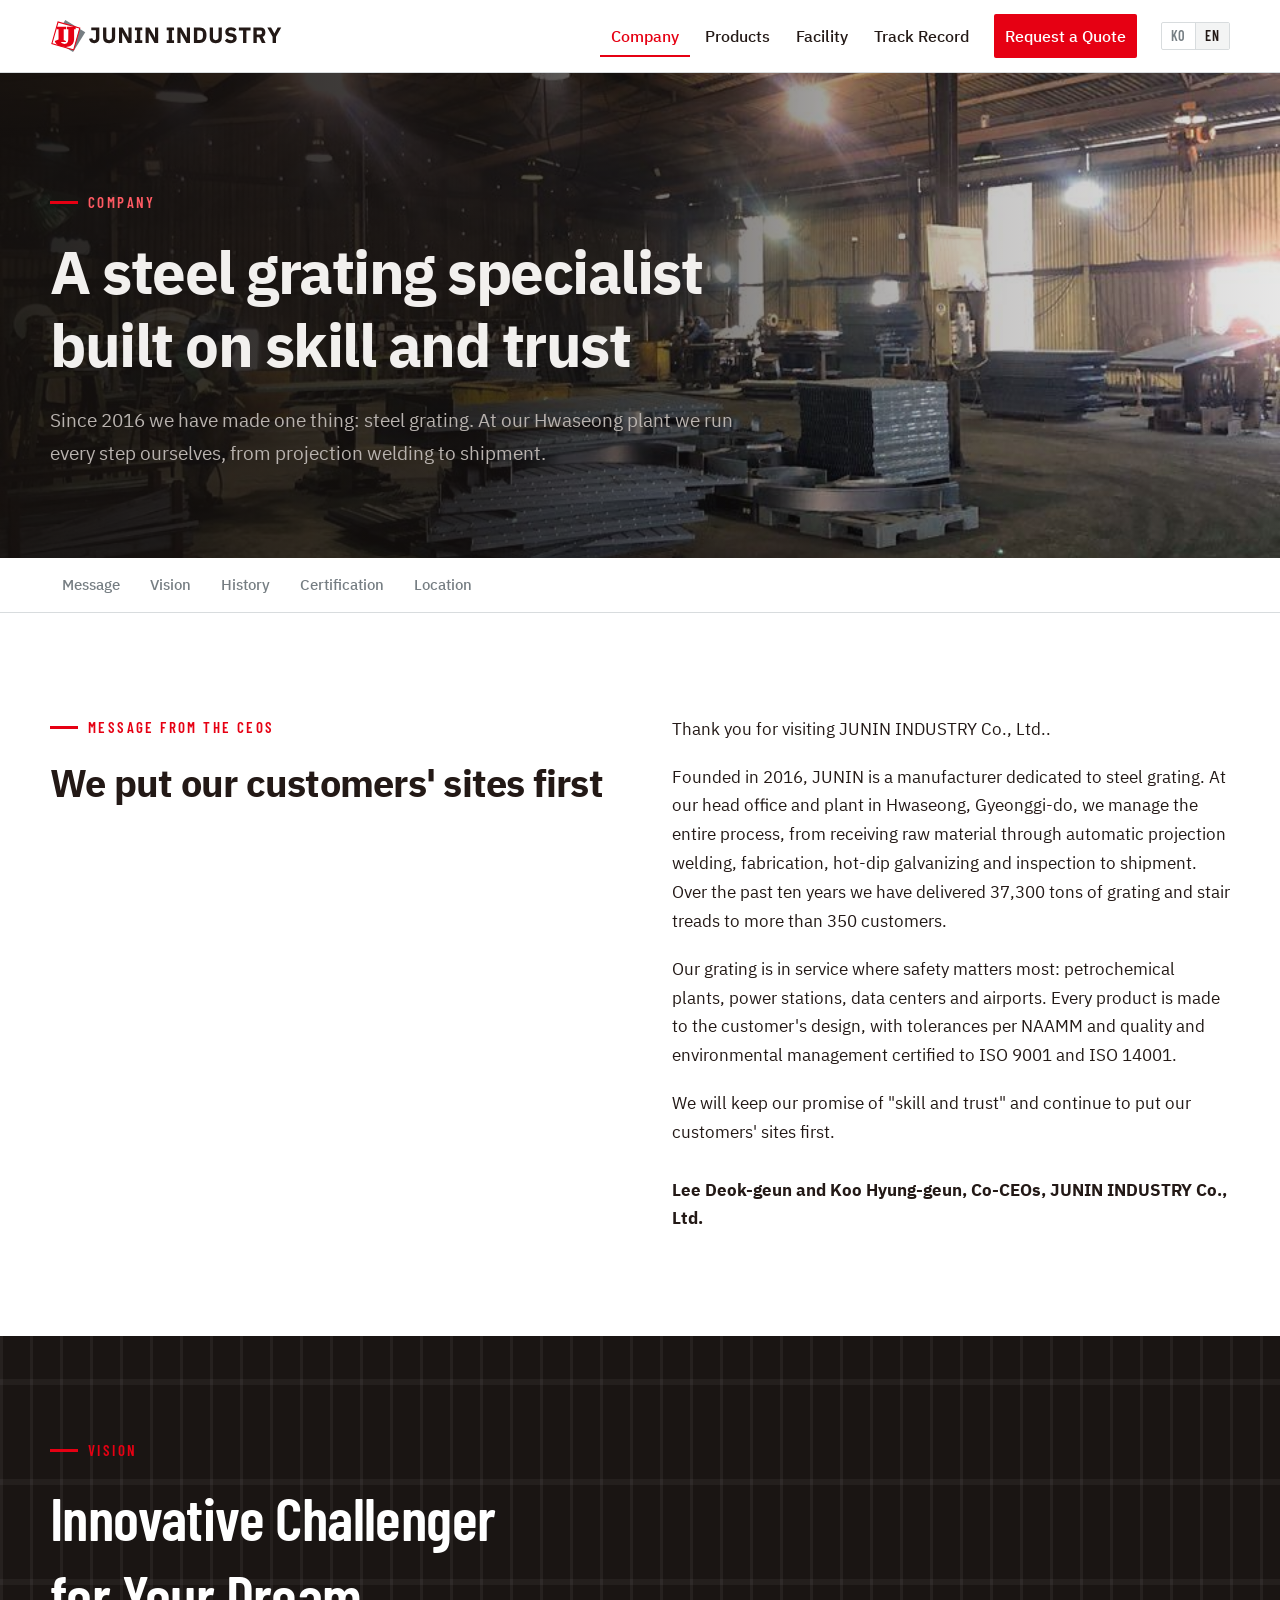
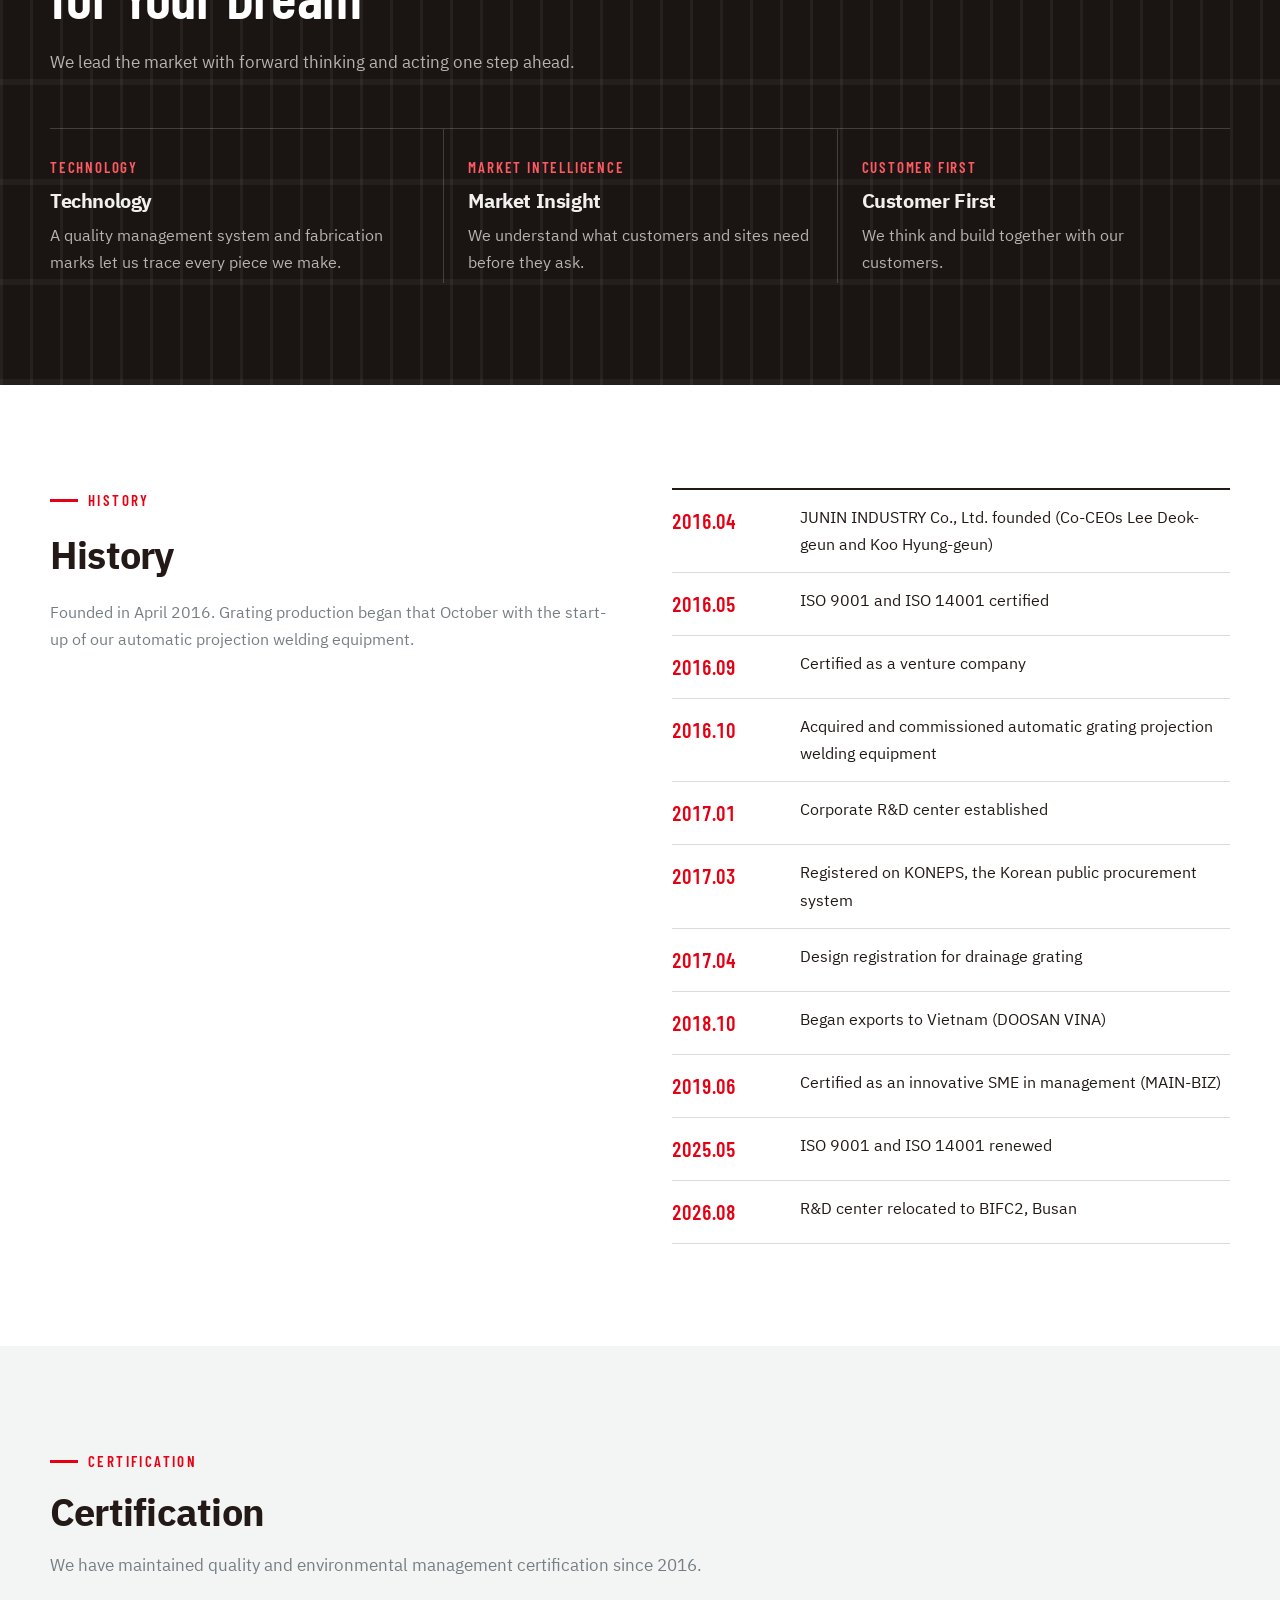
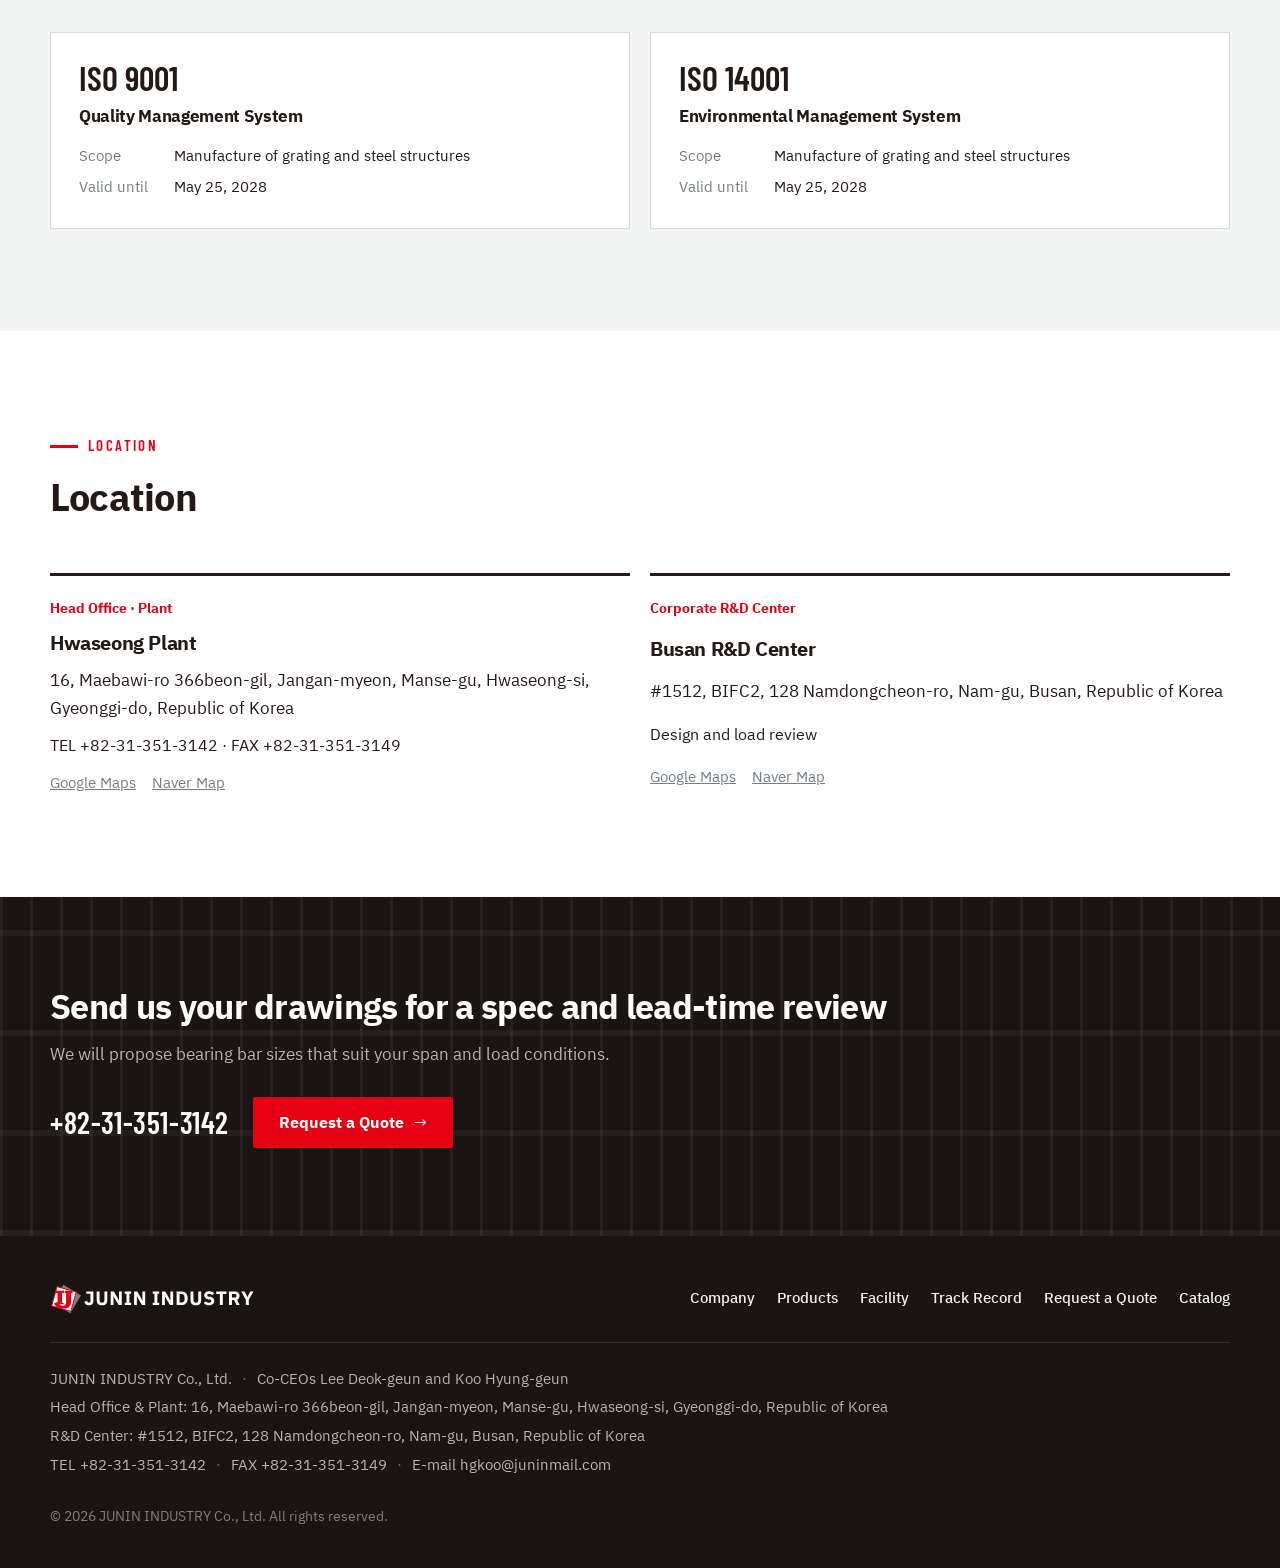
<file: en/company.html>
<!doctype html>
<html lang="en">
<head>
<meta charset="utf-8">
<meta name="viewport" content="width=device-width, initial-scale=1, viewport-fit=cover">
<title>Company | JUNIN INDUSTRY Co., Ltd.</title>
<meta name="claude:viewport-fit-sides" content="cover">
<meta name="description" content="JUNIN INDUSTRY Co., Ltd.: message from the CEOs, vision, history, ISO 9001 and ISO 14001 certification, and location.">
<meta property="og:type" content="website">
<meta property="og:title" content="Company | JUNIN INDUSTRY Co., Ltd.">
<meta property="og:description" content="JUNIN INDUSTRY Co., Ltd.: message from the CEOs, vision, history, ISO 9001 and ISO 14001 certification, and location.">
<meta property="og:image" content="https://www.junin-grating.com/assets/img/hero-line.jpg">
<meta property="og:url" content="https://www.junin-grating.com/en/company.html">
<meta property="og:site_name" content="JUNIN INDUSTRY Co., Ltd.">
<meta property="og:locale" content="en_US">
<meta property="og:locale:alternate" content="ko_KR">
<link rel="canonical" href="https://www.junin-grating.com/en/company.html">
<link rel="alternate" hreflang="ko" href="https://www.junin-grating.com/company.html">
<link rel="alternate" hreflang="en" href="https://www.junin-grating.com/en/company.html">
<link rel="alternate" hreflang="x-default" href="https://www.junin-grating.com/company.html">
<link rel="icon" type="image/png" sizes="32x32" href="../assets/img/mark-32.png">
<link rel="apple-touch-icon" href="../assets/img/mark-180.png">
<link rel="preconnect" href="https://fonts.googleapis.com">
<link rel="preconnect" href="https://fonts.gstatic.com" crossorigin>
<link rel="stylesheet" href="https://fonts.googleapis.com/css2?family=Barlow+Condensed:wght@500;600;700&family=IBM+Plex+Sans+KR:wght@400;500;700&display=swap">
<link rel="stylesheet" href="../assets/css/site.css">
</head>
<body>
<a class="sr-only" href="#main">Skip to content</a>
<header class="site-header">
  <div class="wrap">
    <a class="brand" href="./" aria-label="JUNIN INDUSTRY Co., Ltd. home"><img src="../assets/img/logo-en.svg" alt="JUNIN INDUSTRY Co., Ltd." width="233" height="34"></a>
    <div class="lang" aria-label="Language"><a href="../company.html" lang="ko" hreflang="ko">KO</a><a href="./company.html" lang="en" hreflang="en" aria-current="true">EN</a></div>
    <button class="nav-toggle" type="button" aria-expanded="false" aria-controls="site-nav"><span></span><span class="sr-only">Menu</span></button>
    <nav class="nav" id="site-nav" aria-label="Main menu">
      <a href="company.html" aria-current="page">Company</a>
<a href="products.html">Products</a>
<a href="facility.html">Facility</a>
<a href="projects.html">Track Record</a>
<a class="nav-cta" href="contact.html">Request a Quote</a>
    </nav>
  </div>
</header>
<main id="main">
<section class="hero hero-sub-page">
  <div class="hero-media"><img src="../assets/img/13-welding-shop.jpg" alt="" fetchpriority="high"></div>
  <div class="wrap">
    <span class="eyebrow">Company</span>
    <h1>A steel grating specialist<br>built on skill and trust</h1>
    <p class="lead">Since 2016 we have made one thing: steel grating. At our Hwaseong plant we run every step ourselves, from projection welding to shipment.</p>
    
  </div>
</section>

<nav class="subnav" aria-label="Company sections"><div class="wrap">
  <a href="#greeting">Message</a><a href="#vision">Vision</a><a href="#history">History</a><a href="#cert">Certification</a><a href="#location">Location</a>
</div></nav>

<section class="section" id="greeting">
  <div class="wrap split" style="align-items:start">
    <div style="display:grid;gap:18px">
      <span class="eyebrow">Message from the CEOs</span>
      <h2 style="font-size:clamp(26px,3.2vw,38px)">We put our customers' sites first</h2>
    </div>
    <div class="prose">
      <p>Thank you for visiting JUNIN INDUSTRY Co., Ltd..</p>
      <p>Founded in 2016, JUNIN is a manufacturer dedicated to steel grating. At our head office and plant in Hwaseong, Gyeonggi-do, we manage the entire process, from receiving raw material through automatic projection welding, fabrication, hot-dip galvanizing and inspection to shipment. Over the past ten years we have delivered 37,300 tons of grating and stair treads to more than 350 customers.</p>
      <p>Our grating is in service where safety matters most: petrochemical plants, power stations, data centers and airports. Every product is made to the customer's design, with tolerances per NAAMM and quality and environmental management certified to ISO 9001 and ISO 14001.</p>
      <p>We will keep our promise of "skill and trust" and continue to put our customers' sites first.</p>
      <p style="font-weight:700;margin-top:.6em">Lee Deok-geun and Koo Hyung-geun, Co-CEOs, JUNIN INDUSTRY Co., Ltd.</p>
    </div>
  </div>
</section>

<section class="section section-dark grating-bg" id="vision">
  <div class="wrap">
    <div class="sec-head">
      <span class="eyebrow">Vision</span>
      <h2 class="num" style="font-size:clamp(34px,5vw,60px);font-weight:600;letter-spacing:-.01em;color:#fff">Innovative Challenger for Your Dream</h2>
      <p>We lead the market with forward thinking and acting one step ahead.</p>
    </div>
    <div class="values">
      <div><span class="en">Technology</span><h3>Technology</h3><p>A quality management system and fabrication marks let us trace every piece we make.</p></div>
      <div><span class="en">Market Intelligence</span><h3>Market Insight</h3><p>We understand what customers and sites need before they ask.</p></div>
      <div><span class="en">Customer First</span><h3>Customer First</h3><p>We think and build together with our customers.</p></div>
    </div>
  </div>
</section>

<section class="section" id="history">
  <div class="wrap split" style="align-items:start">
    <div style="display:grid;gap:18px">
      <span class="eyebrow">History</span>
      <h2 style="font-size:clamp(26px,3.2vw,38px)">History</h2>
      <p class="note" style="font-size:16px">Founded in April 2016. Grating production began that October with the start-up of our automatic projection welding equipment.</p>
    </div>
    <ol class="timeline"><li><span class="num">2016.04</span><span>JUNIN INDUSTRY Co., Ltd. founded (Co-CEOs Lee Deok-geun and Koo Hyung-geun)</span></li><li><span class="num">2016.05</span><span>ISO 9001 and ISO 14001 certified</span></li><li><span class="num">2016.09</span><span>Certified as a venture company</span></li><li><span class="num">2016.10</span><span>Acquired and commissioned automatic grating projection welding equipment</span></li><li><span class="num">2017.01</span><span>Corporate R&amp;D center established</span></li><li><span class="num">2017.03</span><span>Registered on KONEPS, the Korean public procurement system</span></li><li><span class="num">2017.04</span><span>Design registration for drainage grating</span></li><li><span class="num">2018.10</span><span>Began exports to Vietnam (DOOSAN VINA)</span></li><li><span class="num">2019.06</span><span>Certified as an innovative SME in management (MAIN-BIZ)</span></li><li><span class="num">2025.05</span><span>ISO 9001 and ISO 14001 renewed</span></li><li><span class="num">2026.08</span><span>R&amp;D center relocated to BIFC2, Busan</span></li></ol>
  </div>
</section>

<section class="section section-paper" id="cert">
  <div class="wrap">
    <div class="sec-head"><span class="eyebrow">Certification</span><h2>Certification</h2><p>We have maintained quality and environmental management certification since 2016.</p></div>
    <div class="certs">
      <div class="cert"><span class="std">ISO 9001</span><h3>Quality Management System</h3>
        <dl><dt>Scope</dt><dd>Manufacture of grating and steel structures</dd><dt>Valid until</dt><dd>May 25, 2028</dd></dl></div>
      <div class="cert"><span class="std">ISO 14001</span><h3>Environmental Management System</h3>
        <dl><dt>Scope</dt><dd>Manufacture of grating and steel structures</dd><dt>Valid until</dt><dd>May 25, 2028</dd></dl></div>
    </div>
  </div>
</section>

<section class="section" id="location">
  <div class="wrap">
    <div class="sec-head"><span class="eyebrow">Location</span><h2>Location</h2></div>
    <div class="locs">
      <div class="loc"><span class="tag">Head Office · Plant</span><h3>Hwaseong Plant</h3><address>16, Maebawi-ro 366beon-gil, Jangan-myeon, Manse-gu, Hwaseong-si, Gyeonggi-do, Republic of Korea</address>
        <p>TEL +82-31-351-3142 · FAX +82-31-351-3149</p><div class="maps"><a href="https://www.google.com/maps/search/?api=1&amp;query=%EA%B2%BD%EA%B8%B0%EB%8F%84%20%ED%99%94%EC%84%B1%EC%8B%9C%20%EB%A7%8C%EC%84%B8%EA%B5%AC%20%EC%9E%A5%EC%95%88%EB%A9%B4%20%EB%A7%A4%EB%B0%94%EC%9C%84%EB%A1%9C366%EB%B2%88%EA%B8%B8%2016" target="_blank" rel="noopener">Google Maps</a><a href="https://map.naver.com/p/search/%EA%B2%BD%EA%B8%B0%EB%8F%84%20%ED%99%94%EC%84%B1%EC%8B%9C%20%EB%A7%8C%EC%84%B8%EA%B5%AC%20%EC%9E%A5%EC%95%88%EB%A9%B4%20%EB%A7%A4%EB%B0%94%EC%9C%84%EB%A1%9C366%EB%B2%88%EA%B8%B8%2016" target="_blank" rel="noopener">Naver Map</a></div></div>
      <div class="loc"><span class="tag">Corporate R&amp;D Center</span><h3>Busan R&amp;D Center</h3><address>#1512, BIFC2, 128 Namdongcheon-ro, Nam-gu, Busan, Republic of Korea</address>
        <p>Design and load review</p><div class="maps"><a href="https://www.google.com/maps/search/?api=1&amp;query=%EB%B6%80%EC%82%B0%EA%B4%91%EC%97%AD%EC%8B%9C%20%EB%82%A8%EA%B5%AC%20%EB%82%A8%EB%8F%99%EC%B2%9C%EB%A1%9C%20128" target="_blank" rel="noopener">Google Maps</a><a href="https://map.naver.com/p/search/%EB%B6%80%EC%82%B0%EA%B4%91%EC%97%AD%EC%8B%9C%20%EB%82%A8%EA%B5%AC%20%EB%82%A8%EB%8F%99%EC%B2%9C%EB%A1%9C%20128" target="_blank" rel="noopener">Naver Map</a></div></div>
    </div>
  </div>
</section>
<section class="cta-band grating-bg">
  <div class="wrap">
    <div>
      <h2>Send us your drawings for a spec and lead-time review</h2>
      <p>We will propose bearing bar sizes that suit your span and load conditions.</p>
    </div>
    <div class="contact-quick">
      <a class="tel" href="tel:+82313513142">+82-31-351-3142</a>
      <a class="btn btn-red" href="contact.html">Request a Quote</a>
    </div>
  </div>
</section>
</main>
<footer class="site-footer">
  <div class="wrap">
    <div class="foot-top">
      <img src="../assets/img/logo-en-white.svg" alt="JUNIN INDUSTRY Co., Ltd." width="206" height="30">
      <nav class="foot-nav" aria-label="Footer menu"><a href="company.html">Company</a><a href="products.html">Products</a><a href="facility.html">Facility</a><a href="projects.html">Track Record</a><a href="contact.html">Request a Quote</a><a href="../assets/docs/junin-catalog-en.pdf" download>Catalog</a></nav>
    </div>
    <div class="foot-info">
      <p><span>JUNIN INDUSTRY Co., Ltd.</span><span>Co-CEOs Lee Deok-geun and Koo Hyung-geun</span></p>
      <p><span>Head Office &amp; Plant: 16, Maebawi-ro 366beon-gil, Jangan-myeon, Manse-gu, Hwaseong-si, Gyeonggi-do, Republic of Korea</span></p>
      <p><span>R&amp;D Center: #1512, BIFC2, 128 Namdongcheon-ro, Nam-gu, Busan, Republic of Korea</span></p>
      <p><span>TEL <a href="tel:+82313513142">+82-31-351-3142</a></span><span>FAX +82-31-351-3149</span><span>E-mail <a href="mailto:hgkoo@juninmail.com">hgkoo@juninmail.com</a></span></p>
    </div>
    <p class="foot-copy">© 2026 JUNIN INDUSTRY Co., Ltd. All rights reserved.</p>
  </div>
</footer>
<script src="../assets/js/site.js"></script>
</body>
</html>
</file>
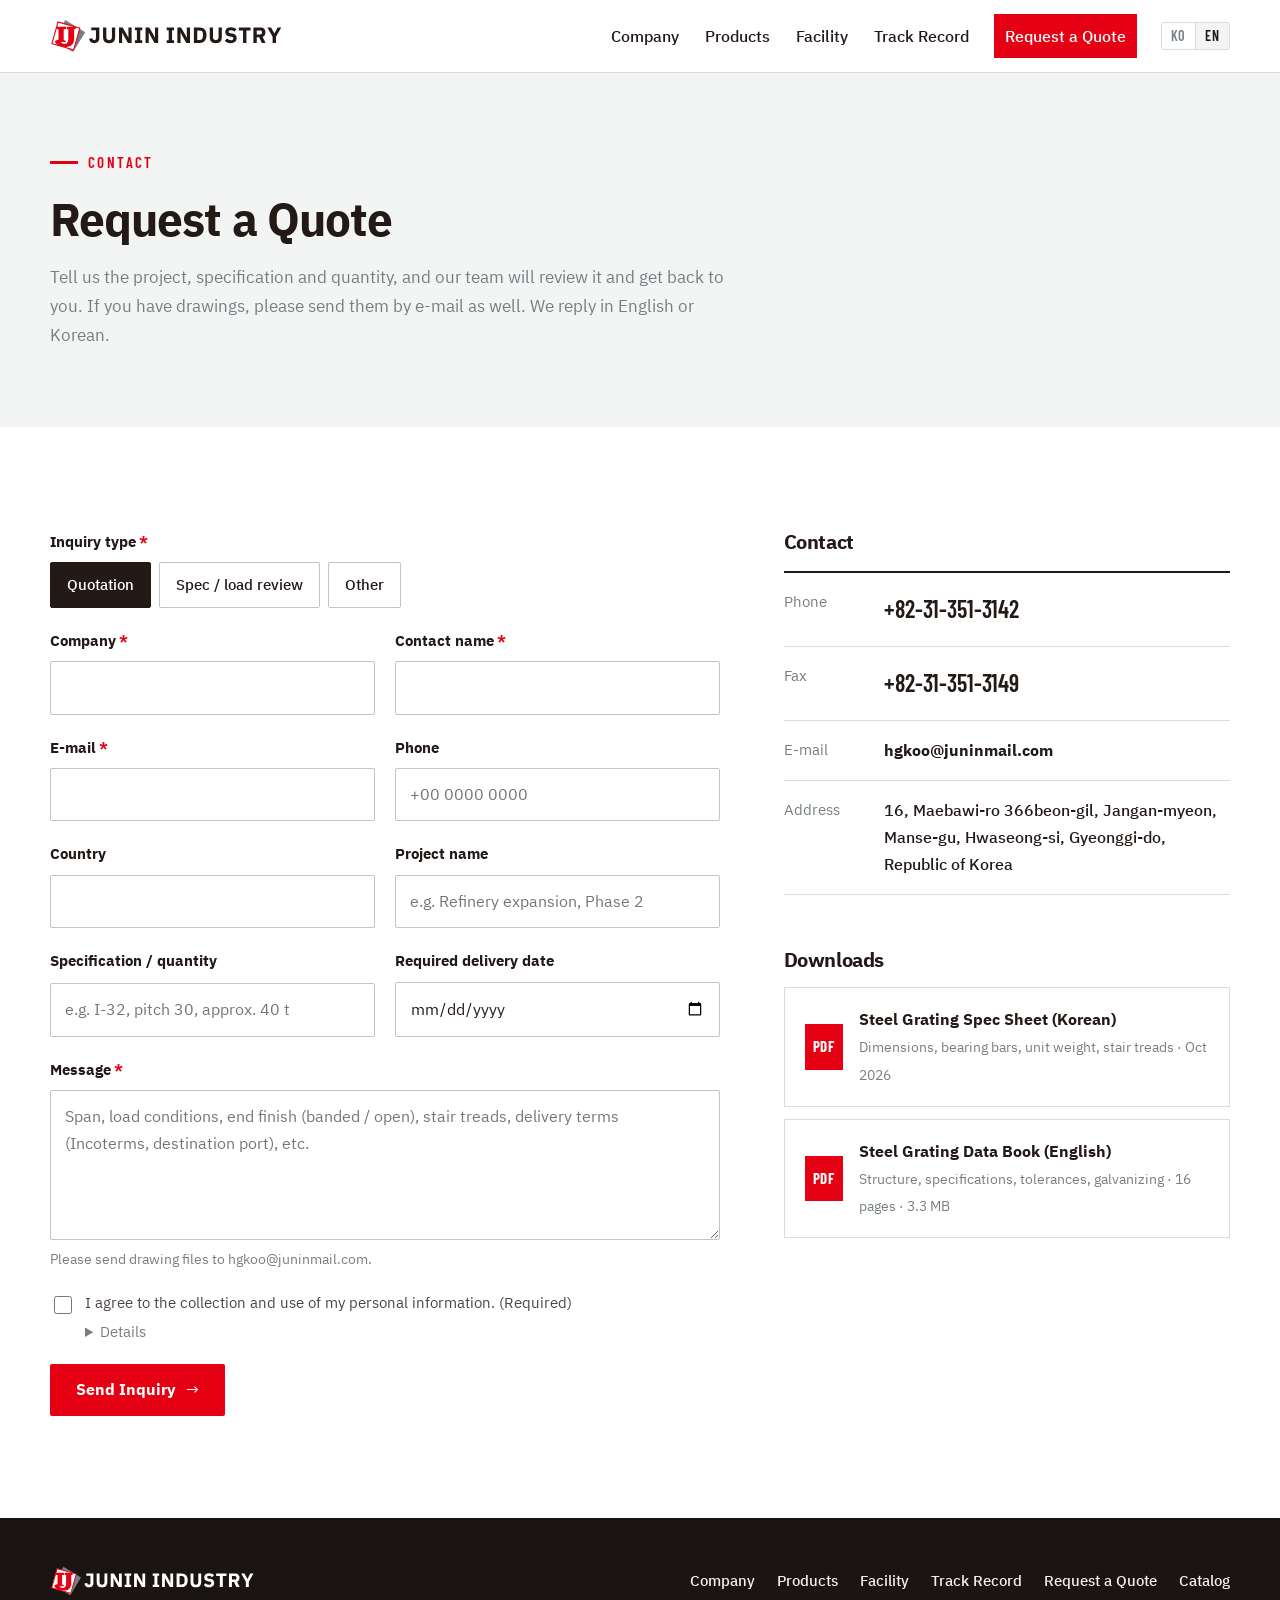
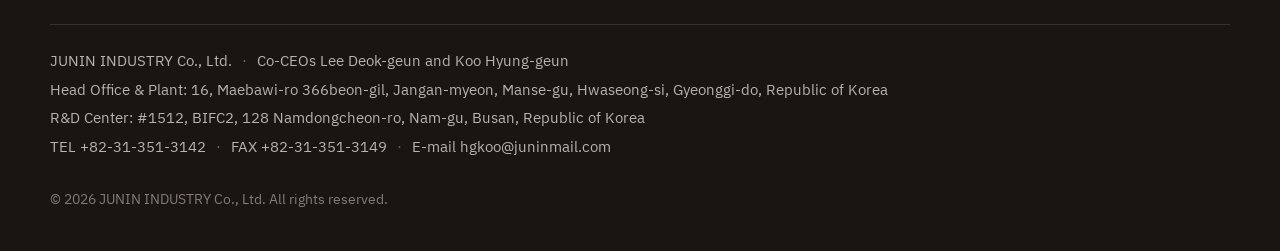
<file: en/contact.html>
<!doctype html>
<html lang="en">
<head>
<meta charset="utf-8">
<meta name="viewport" content="width=device-width, initial-scale=1, viewport-fit=cover">
<title>Request a Quote | JUNIN INDUSTRY Co., Ltd.</title>
<meta name="claude:viewport-fit-sides" content="cover">
<meta name="description" content="Request a steel grating quotation from JUNIN INDUSTRY Co., Ltd.. TEL +82-31-351-3142, FAX +82-31-351-3149, hgkoo@juninmail.com">
<meta property="og:type" content="website">
<meta property="og:title" content="Request a Quote | JUNIN INDUSTRY Co., Ltd.">
<meta property="og:description" content="Request a steel grating quotation from JUNIN INDUSTRY Co., Ltd.. TEL +82-31-351-3142, FAX +82-31-351-3149, hgkoo@juninmail.com">
<meta property="og:image" content="https://www.junin-grating.com/assets/img/hero-line.jpg">
<meta property="og:url" content="https://www.junin-grating.com/en/contact.html">
<meta property="og:site_name" content="JUNIN INDUSTRY Co., Ltd.">
<meta property="og:locale" content="en_US">
<meta property="og:locale:alternate" content="ko_KR">
<link rel="canonical" href="https://www.junin-grating.com/en/contact.html">
<link rel="alternate" hreflang="ko" href="https://www.junin-grating.com/contact.html">
<link rel="alternate" hreflang="en" href="https://www.junin-grating.com/en/contact.html">
<link rel="alternate" hreflang="x-default" href="https://www.junin-grating.com/contact.html">
<link rel="icon" type="image/png" sizes="32x32" href="../assets/img/mark-32.png">
<link rel="apple-touch-icon" href="../assets/img/mark-180.png">
<link rel="preconnect" href="https://fonts.googleapis.com">
<link rel="preconnect" href="https://fonts.gstatic.com" crossorigin>
<link rel="stylesheet" href="https://fonts.googleapis.com/css2?family=Barlow+Condensed:wght@500;600;700&family=IBM+Plex+Sans+KR:wght@400;500;700&display=swap">
<link rel="stylesheet" href="../assets/css/site.css">
</head>
<body>
<a class="sr-only" href="#main">Skip to content</a>
<header class="site-header">
  <div class="wrap">
    <a class="brand" href="./" aria-label="JUNIN INDUSTRY Co., Ltd. home"><img src="../assets/img/logo-en.svg" alt="JUNIN INDUSTRY Co., Ltd." width="233" height="34"></a>
    <div class="lang" aria-label="Language"><a href="../contact.html" lang="ko" hreflang="ko">KO</a><a href="./contact.html" lang="en" hreflang="en" aria-current="true">EN</a></div>
    <button class="nav-toggle" type="button" aria-expanded="false" aria-controls="site-nav"><span></span><span class="sr-only">Menu</span></button>
    <nav class="nav" id="site-nav" aria-label="Main menu">
      <a href="company.html">Company</a>
<a href="products.html">Products</a>
<a href="facility.html">Facility</a>
<a href="projects.html">Track Record</a>
<a class="nav-cta" href="contact.html" aria-current="page">Request a Quote</a>
    </nav>
  </div>
</header>
<main id="main">
<section class="section-tight section-paper">
  <div class="wrap" style="display:grid;gap:14px">
    <span class="eyebrow">Contact</span>
    <h1 style="font-size:clamp(30px,4vw,46px)">Request a Quote</h1>
    <p class="note" style="font-size:17px;max-width:40em">Tell us the project, specification and quantity, and our team will review it and get back to you. If you have drawings, please send them by e-mail as well. We reply in English or Korean.</p>
  </div>
</section>
<section class="section">
  <div class="wrap contact-grid">
    <form class="form" id="quote-form" data-mailto="hgkoo@juninmail.com" data-endpoint="" novalidate>
      <div class="field"><span class="lbl">Inquiry type<span class="req">*</span></span>
        <div class="chips" role="radiogroup" aria-label="Inquiry type">
          <label><input type="radio" name="type" id="type-quote" value="Quotation" checked><span>Quotation</span></label>
          <label><input type="radio" name="type" id="type-spec" value="Spec / load review"><span>Spec / load review</span></label>
          <label><input type="radio" name="type" id="type-etc" value="Other"><span>Other</span></label>
        </div>
      </div>
      <div class="row2">
        <div class="field"><label for="f-company">Company<span class="req">*</span></label><input id="f-company" name="company" required autocomplete="organization"></div>
        <div class="field"><label for="f-name">Contact name<span class="req">*</span></label><input id="f-name" name="name" required autocomplete="name"></div>
      </div>
      <div class="row2">
        <div class="field"><label for="f-email">E-mail<span class="req">*</span></label><input id="f-email" name="email" type="email" required autocomplete="email"></div>
        <div class="field"><label for="f-phone">Phone</label><input id="f-phone" name="phone" type="tel" autocomplete="tel" placeholder="+00 0000 0000"></div>
      </div>
      <div class="row2">
        <div class="field"><label for="f-country">Country</label><input id="f-country" name="country" autocomplete="country-name"></div>
        <div class="field"><label for="f-project">Project name</label><input id="f-project" name="project" placeholder="e.g. Refinery expansion, Phase 2"></div>
      </div>
      <div class="row2">
        <div class="field"><label for="f-spec">Specification / quantity</label><input id="f-spec" name="spec" placeholder="e.g. I-32, pitch 30, approx. 40 t"></div>
        <div class="field"><label for="f-due">Required delivery date</label><input id="f-due" name="due" type="date"></div>
      </div>
      <div class="field"><label for="f-message">Message<span class="req">*</span></label><textarea id="f-message" name="message" required placeholder="Span, load conditions, end finish (banded / open), stair treads, delivery terms (Incoterms, destination port), etc."></textarea>
        <span class="hint">Please send drawing files to hgkoo@juninmail.com.</span></div>
      <label class="agree"><input type="checkbox" id="f-agree" name="agree" required>
        <span>I agree to the collection and use of my personal information. (Required)
          <details><summary>Details</summary>Data collected: company, contact name, phone, e-mail · Purpose: responding to quotations and inquiries · Retention: one year after the inquiry is handled</details>
        </span></label>
      <div><button class="btn btn-red" type="submit">Send Inquiry</button></div>
      <div class="form-status" id="form-status" role="status" hidden></div>
    </form>
    <aside style="display:grid;gap:36px">
      <div><h2 style="font-size:20px;margin-bottom:14px">Contact</h2>
        <dl class="info-list">
          <div><dt>Phone</dt><dd><a class="big" href="tel:+82313513142">+82-31-351-3142</a></dd></div>
          <div><dt>Fax</dt><dd class="big">+82-31-351-3149</dd></div>
          <div><dt>E-mail</dt><dd><a href="mailto:hgkoo@juninmail.com">hgkoo@juninmail.com</a></dd></div>
          <div><dt>Address</dt><dd style="font-weight:500">16, Maebawi-ro 366beon-gil, Jangan-myeon, Manse-gu, Hwaseong-si, Gyeonggi-do, Republic of Korea</dd></div>
        </dl></div>
      <div><h2 style="font-size:20px;margin-bottom:14px">Downloads</h2>
        <a class="doc-card" href="../assets/docs/junin-grating-spec-2026-10.pdf" target="_blank" rel="noopener"><span class="ext">PDF</span><div><strong>Steel Grating Spec Sheet (Korean)</strong><span>Dimensions, bearing bars, unit weight, stair treads · Oct 2026</span></div></a>
        <a class="doc-card" style="margin-top:12px" href="../assets/docs/junin-catalog-en.pdf" download><span class="ext">PDF</span><div><strong>Steel Grating Data Book (English)</strong><span>Structure, specifications, tolerances, galvanizing · 16 pages · 3.3 MB</span></div></a></div>
    </aside>
  </div>
</section>
</main>
<footer class="site-footer">
  <div class="wrap">
    <div class="foot-top">
      <img src="../assets/img/logo-en-white.svg" alt="JUNIN INDUSTRY Co., Ltd." width="206" height="30">
      <nav class="foot-nav" aria-label="Footer menu"><a href="company.html">Company</a><a href="products.html">Products</a><a href="facility.html">Facility</a><a href="projects.html">Track Record</a><a href="contact.html">Request a Quote</a><a href="../assets/docs/junin-catalog-en.pdf" download>Catalog</a></nav>
    </div>
    <div class="foot-info">
      <p><span>JUNIN INDUSTRY Co., Ltd.</span><span>Co-CEOs Lee Deok-geun and Koo Hyung-geun</span></p>
      <p><span>Head Office &amp; Plant: 16, Maebawi-ro 366beon-gil, Jangan-myeon, Manse-gu, Hwaseong-si, Gyeonggi-do, Republic of Korea</span></p>
      <p><span>R&amp;D Center: #1512, BIFC2, 128 Namdongcheon-ro, Nam-gu, Busan, Republic of Korea</span></p>
      <p><span>TEL <a href="tel:+82313513142">+82-31-351-3142</a></span><span>FAX +82-31-351-3149</span><span>E-mail <a href="mailto:hgkoo@juninmail.com">hgkoo@juninmail.com</a></span></p>
    </div>
    <p class="foot-copy">© 2026 JUNIN INDUSTRY Co., Ltd. All rights reserved.</p>
  </div>
</footer>
<script src="../assets/js/site.js"></script>
</body>
</html>
</file>
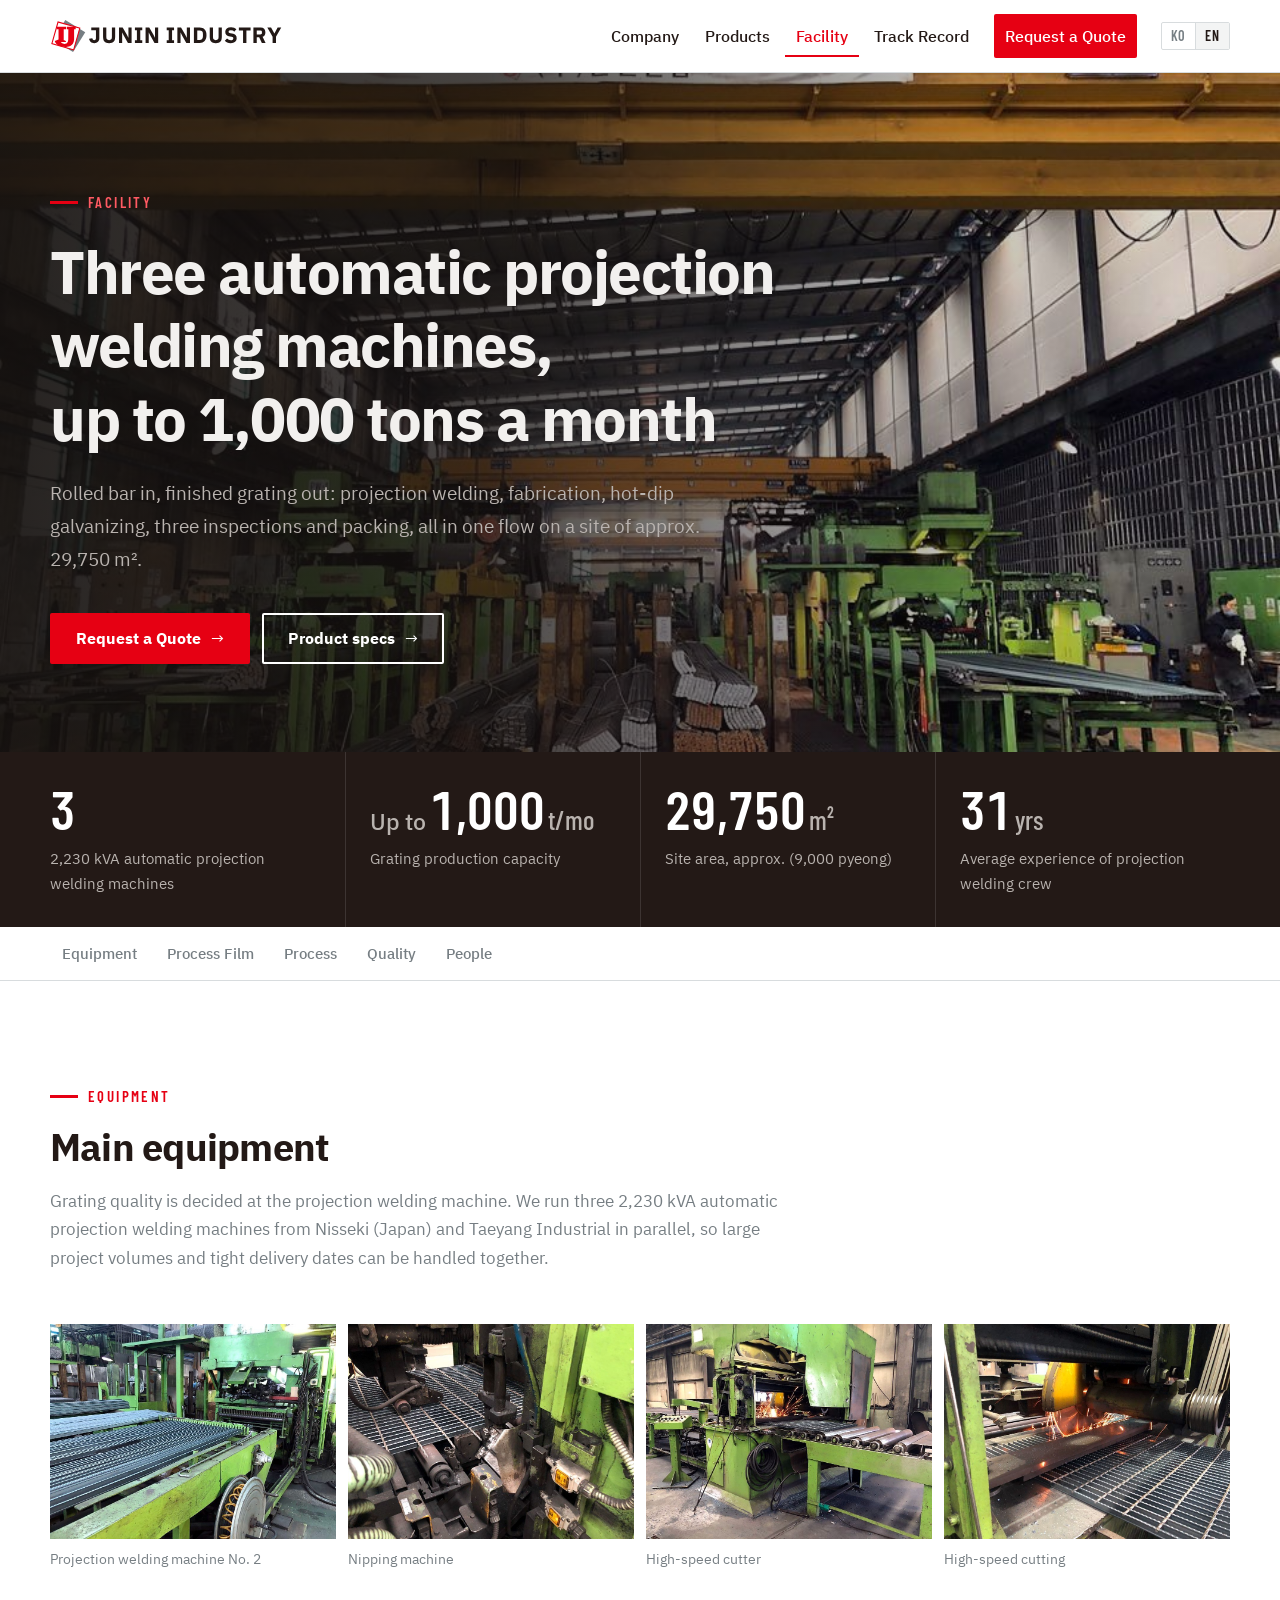
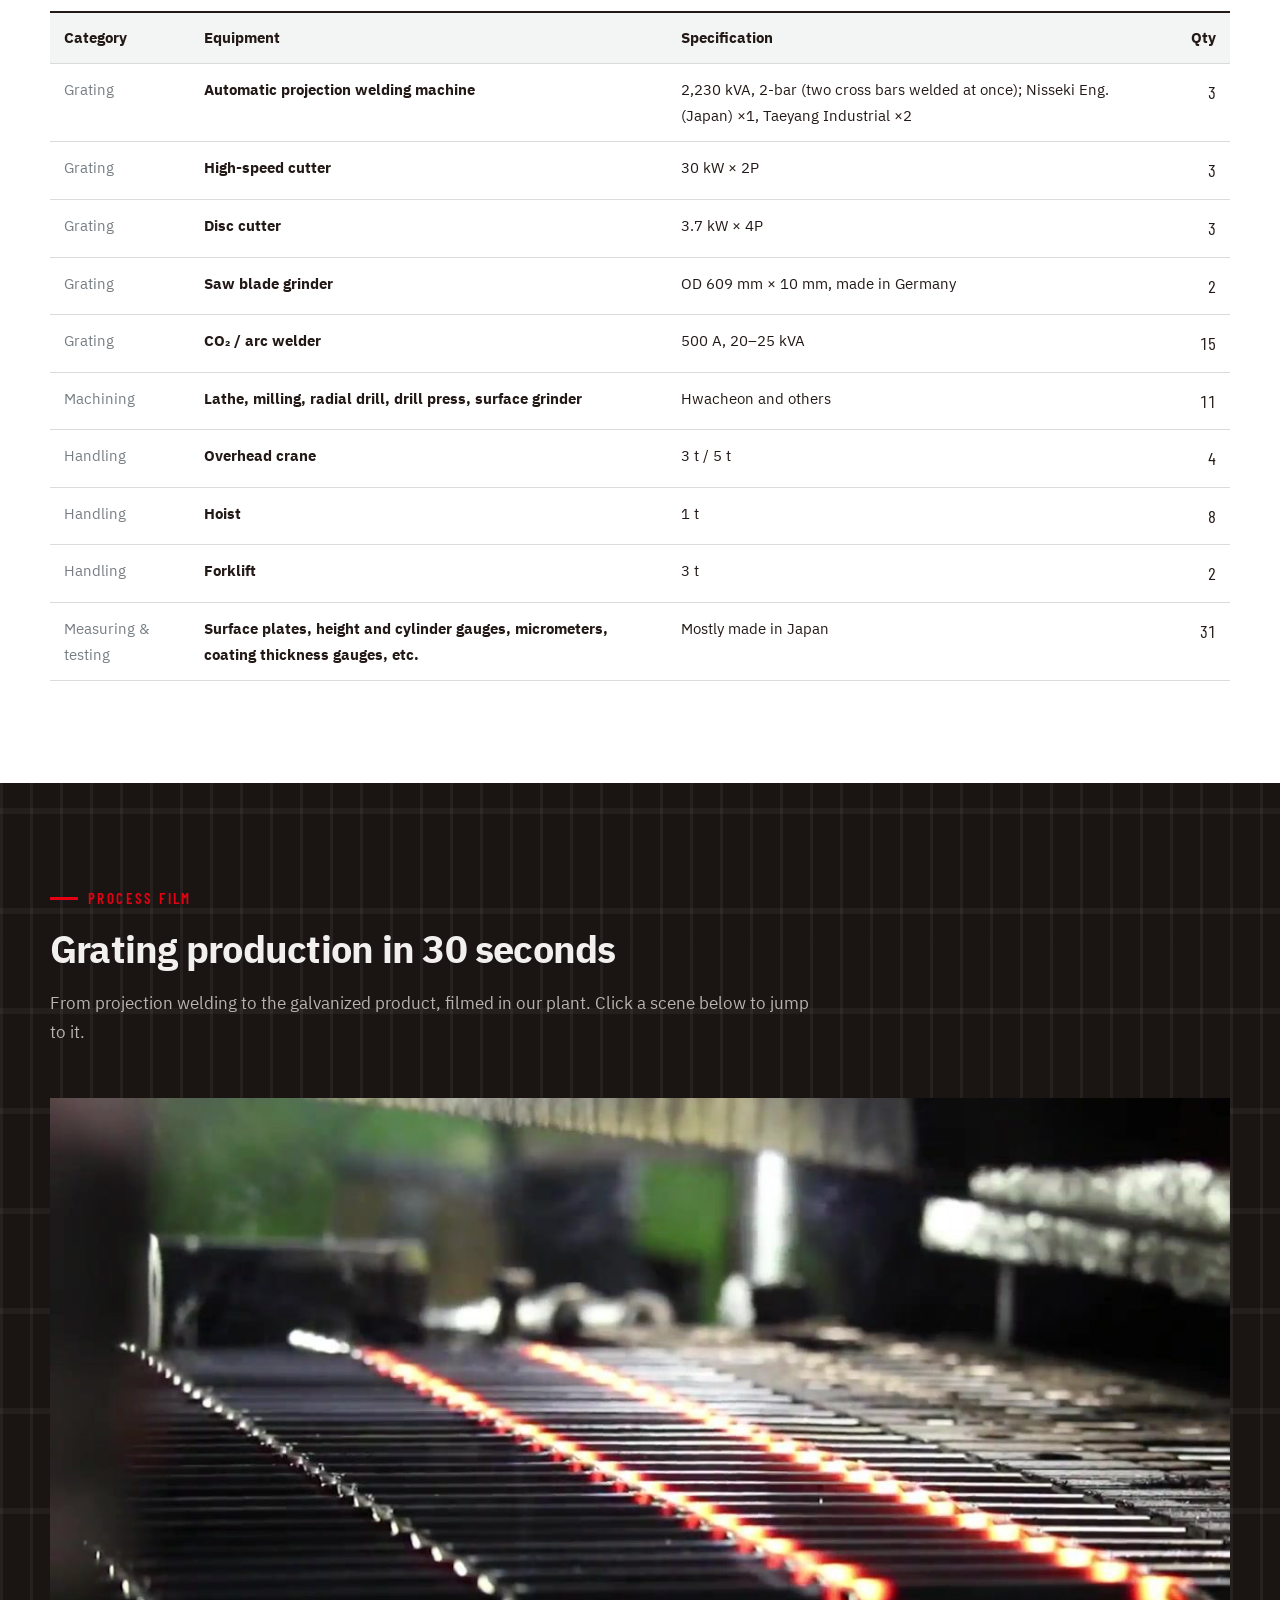
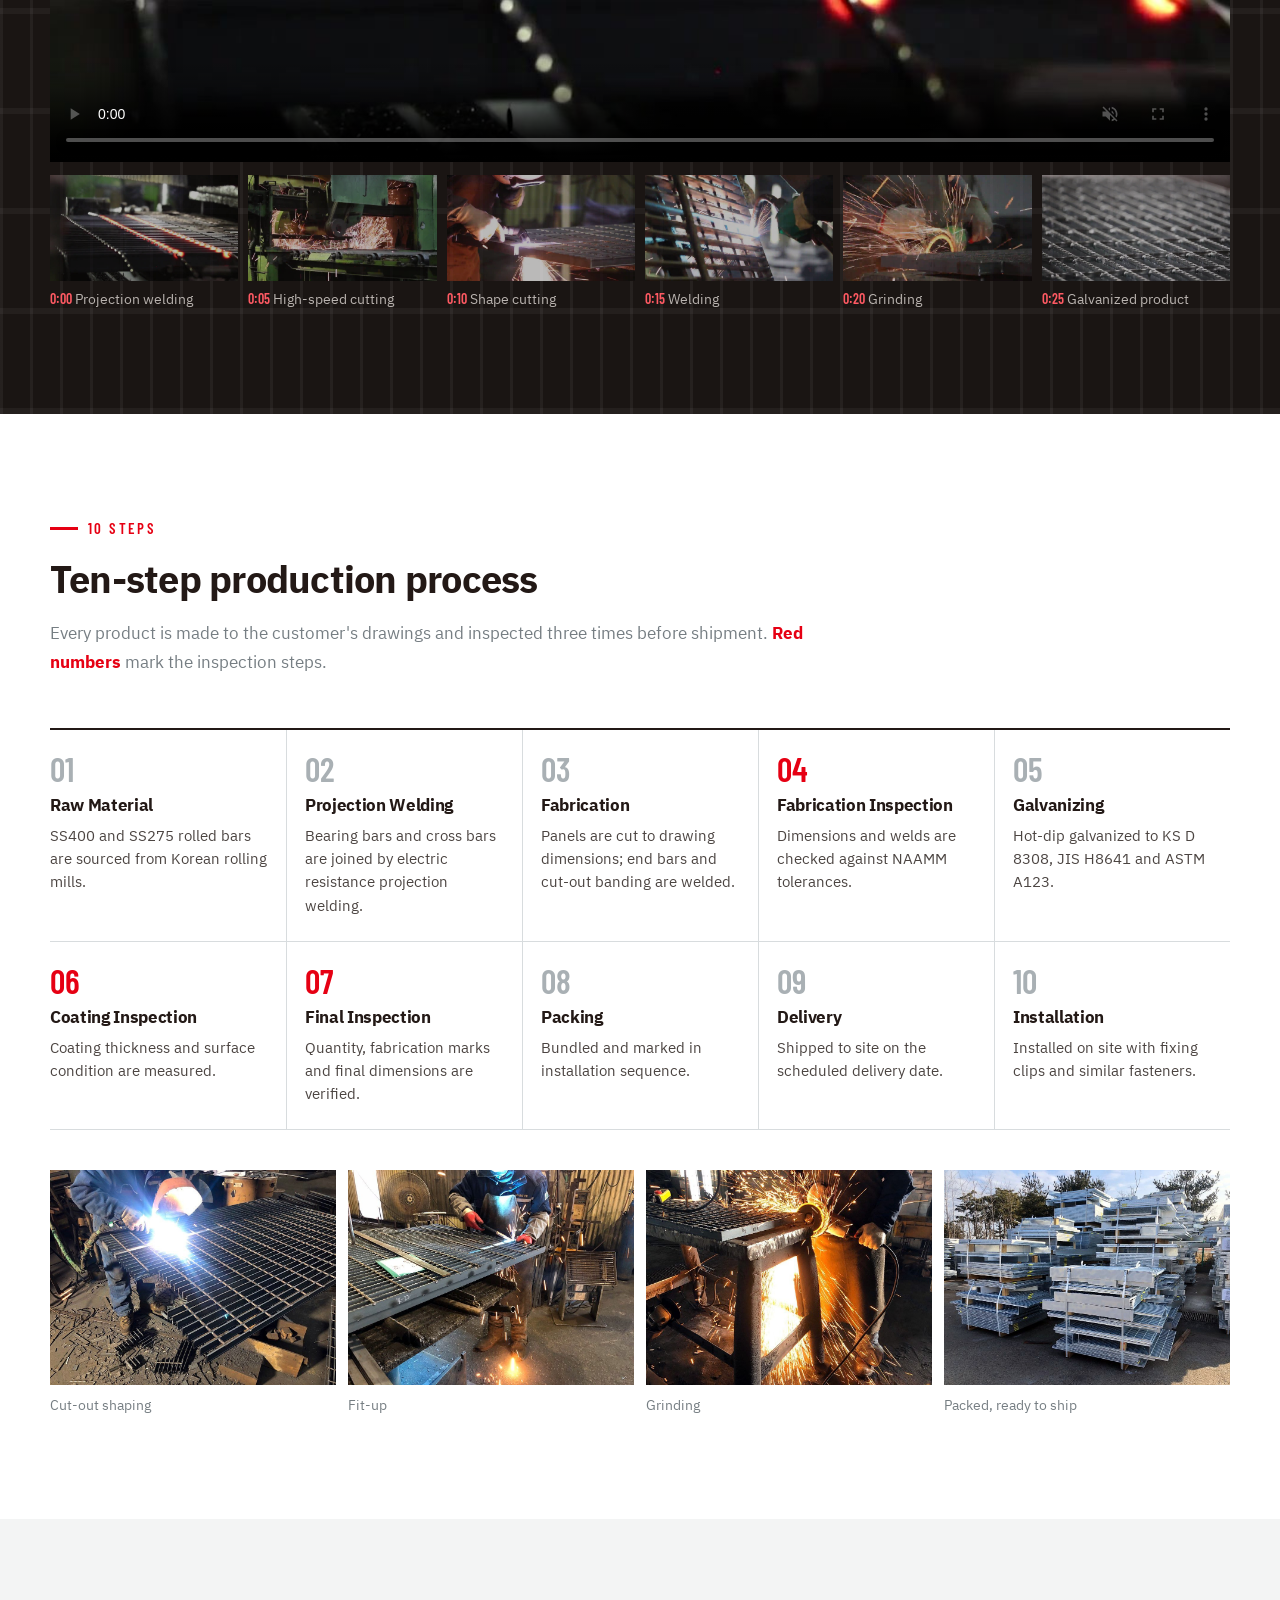
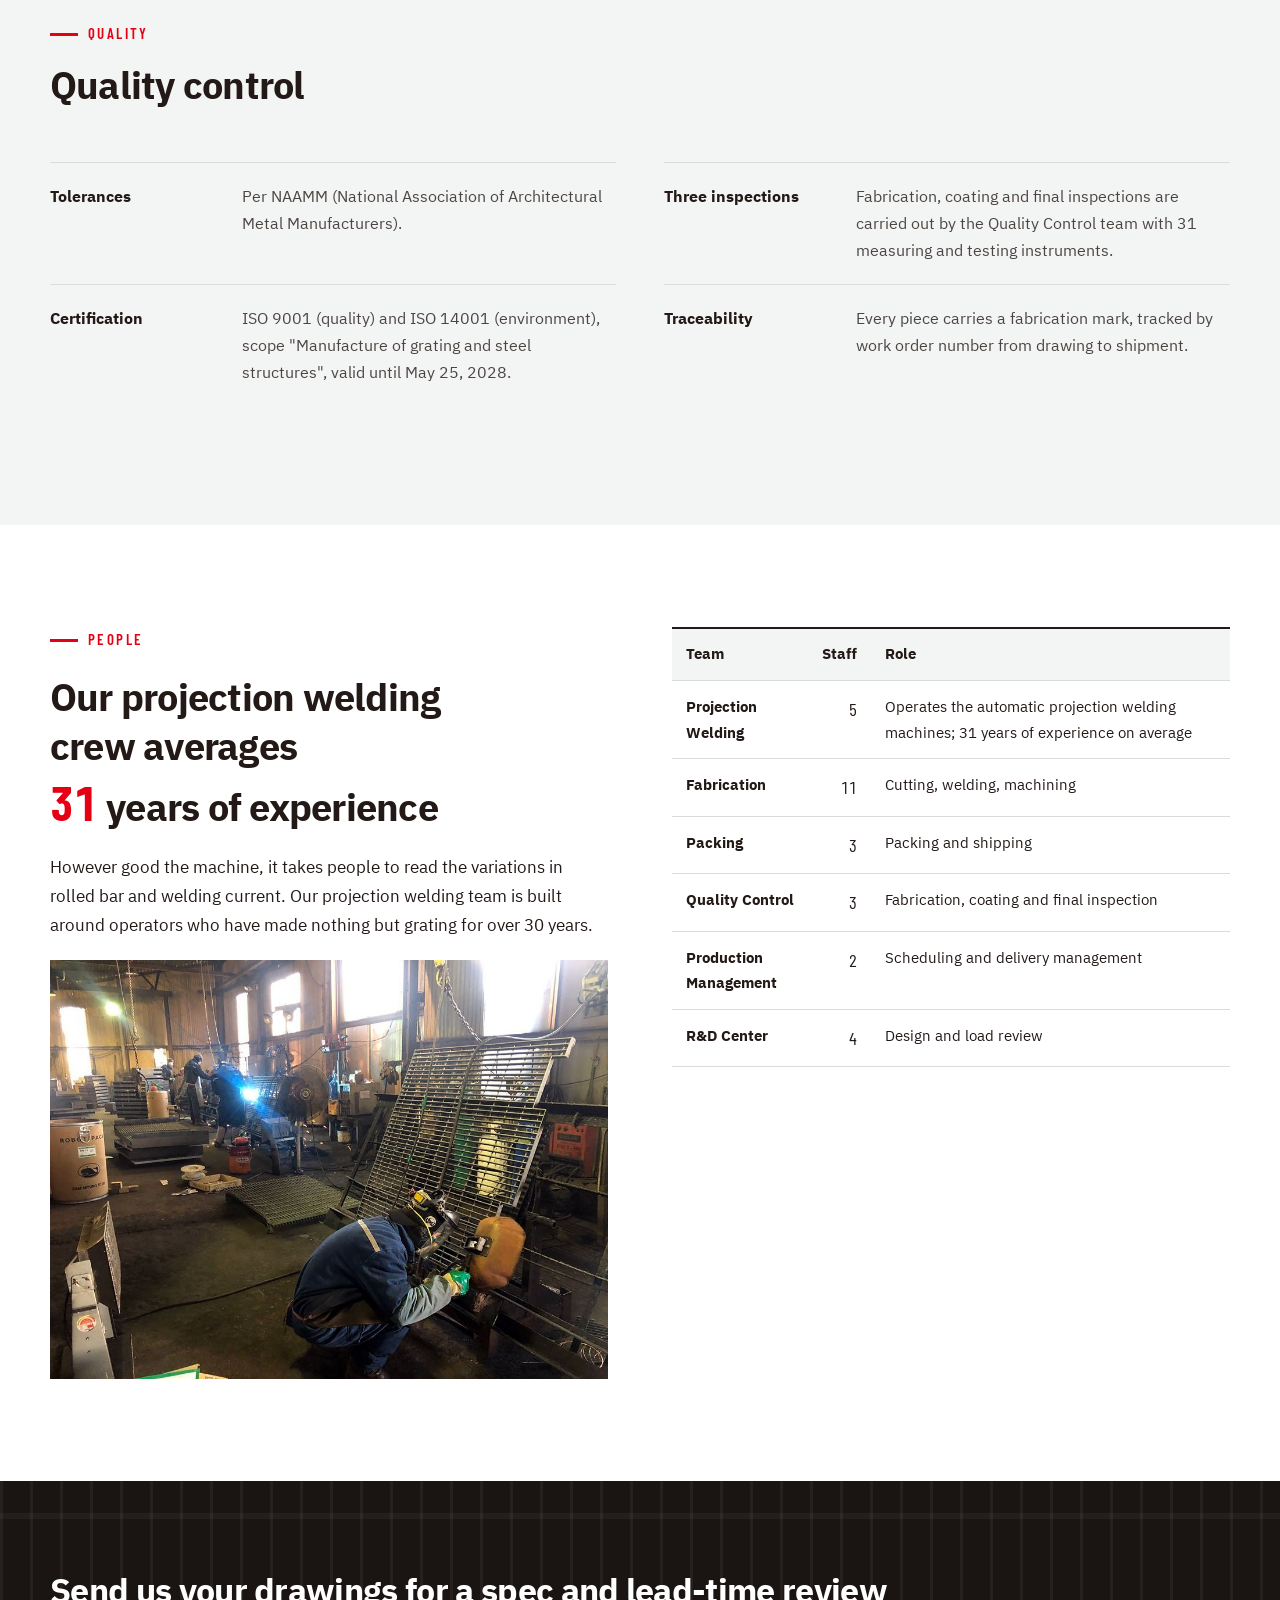
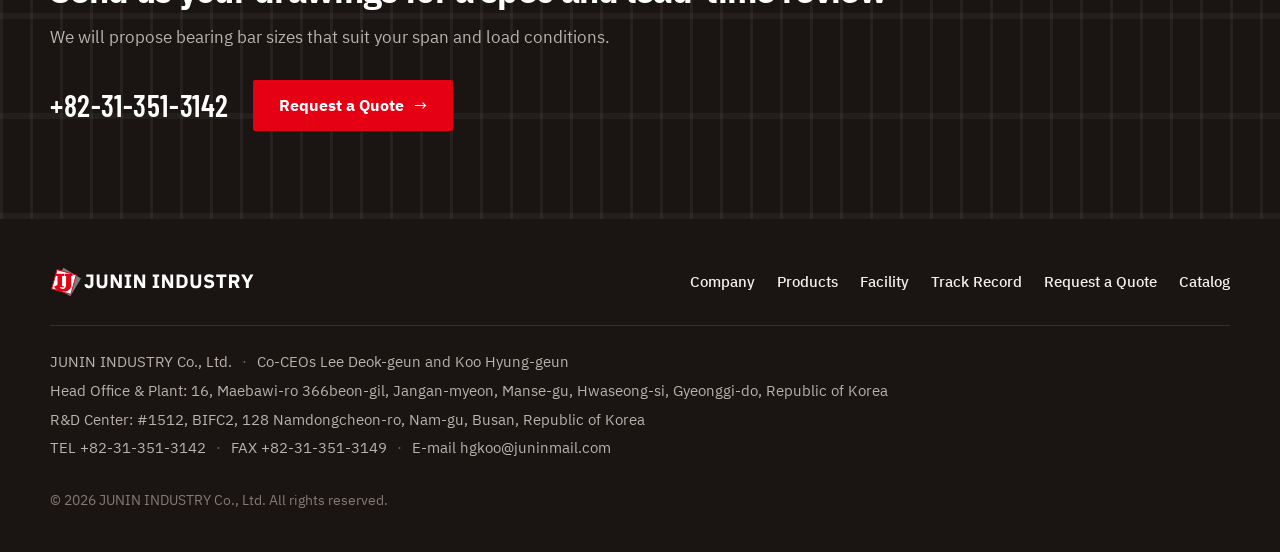
<file: en/facility.html>
<!doctype html>
<html lang="en">
<head>
<meta charset="utf-8">
<meta name="viewport" content="width=device-width, initial-scale=1, viewport-fit=cover">
<title>Facility &amp; Capacity | JUNIN INDUSTRY Co., Ltd.</title>
<meta name="claude:viewport-fit-sides" content="cover">
<meta name="description" content="Three automatic projection welding machines with capacity up to 1,000 t per month. Main equipment, ten-step process, quality control, and a projection welding crew averaging 31 years of experience.">
<meta property="og:type" content="website">
<meta property="og:title" content="Facility &amp; Capacity | JUNIN INDUSTRY Co., Ltd.">
<meta property="og:description" content="Three automatic projection welding machines with capacity up to 1,000 t per month. Main equipment, ten-step process, quality control, and a projection welding crew averaging 31 years of experience.">
<meta property="og:image" content="https://www.junin-grating.com/assets/img/hero-line.jpg">
<meta property="og:url" content="https://www.junin-grating.com/en/facility.html">
<meta property="og:site_name" content="JUNIN INDUSTRY Co., Ltd.">
<meta property="og:locale" content="en_US">
<meta property="og:locale:alternate" content="ko_KR">
<link rel="canonical" href="https://www.junin-grating.com/en/facility.html">
<link rel="alternate" hreflang="ko" href="https://www.junin-grating.com/facility.html">
<link rel="alternate" hreflang="en" href="https://www.junin-grating.com/en/facility.html">
<link rel="alternate" hreflang="x-default" href="https://www.junin-grating.com/facility.html">
<link rel="icon" type="image/png" sizes="32x32" href="../assets/img/mark-32.png">
<link rel="apple-touch-icon" href="../assets/img/mark-180.png">
<link rel="preconnect" href="https://fonts.googleapis.com">
<link rel="preconnect" href="https://fonts.gstatic.com" crossorigin>
<link rel="stylesheet" href="https://fonts.googleapis.com/css2?family=Barlow+Condensed:wght@500;600;700&family=IBM+Plex+Sans+KR:wght@400;500;700&display=swap">
<link rel="stylesheet" href="../assets/css/site.css">
</head>
<body>
<a class="sr-only" href="#main">Skip to content</a>
<header class="site-header">
  <div class="wrap">
    <a class="brand" href="./" aria-label="JUNIN INDUSTRY Co., Ltd. home"><img src="../assets/img/logo-en.svg" alt="JUNIN INDUSTRY Co., Ltd." width="233" height="34"></a>
    <div class="lang" aria-label="Language"><a href="../facility.html" lang="ko" hreflang="ko">KO</a><a href="./facility.html" lang="en" hreflang="en" aria-current="true">EN</a></div>
    <button class="nav-toggle" type="button" aria-expanded="false" aria-controls="site-nav"><span></span><span class="sr-only">Menu</span></button>
    <nav class="nav" id="site-nav" aria-label="Main menu">
      <a href="company.html">Company</a>
<a href="products.html">Products</a>
<a href="facility.html" aria-current="page">Facility</a>
<a href="projects.html">Track Record</a>
<a class="nav-cta" href="contact.html">Request a Quote</a>
    </nav>
  </div>
</header>
<main id="main">
<section class="hero hero-sub-page">
  <div class="hero-media"><img src="../assets/img/01-press-welder-line-front.jpg" alt="" fetchpriority="high"></div>
  <div class="wrap">
    <span class="eyebrow">Facility</span>
    <h1>Three automatic projection welding machines,<br>up to 1,000 tons a month</h1>
    <p class="lead">Rolled bar in, finished grating out: projection welding, fabrication, hot-dip galvanizing, three inspections and packing, all in one flow on a site of approx. 29,750 m².</p>
    <div class="btns"><a class="btn btn-red" href="contact.html">Request a Quote</a><a class="btn btn-line" href="products.html#spec">Product specs</a></div>
  </div>
</section>
<section class="stats" aria-label="Key figures"><div class="wrap"><ul><li><span class="num">3</span><span class="label">2,230 kVA automatic projection welding machines</span></li><li><span class="num"><span class="pre">Up to</span>1,000<small>t/mo</small></span><span class="label">Grating production capacity</span></li><li><span class="num">29,750<small>m²</small></span><span class="label">Site area, approx. (9,000 pyeong)</span></li><li><span class="num">31<small>yrs</small></span><span class="label">Average experience of projection welding crew</span></li></ul></div></section>

<nav class="subnav" aria-label="Facility sections"><div class="wrap">
  <a href="#equipment">Equipment</a><a href="#video">Process Film</a><a href="#process">Process</a><a href="#quality">Quality</a><a href="#people">People</a>
</div></nav>

<section class="section" id="equipment">
  <div class="wrap">
    <div class="sec-head"><span class="eyebrow">Equipment</span><h2>Main equipment</h2>
      <p>Grating quality is decided at the projection welding machine. We run three 2,230 kVA automatic projection welding machines from Nisseki (Japan) and Taeyang Industrial in parallel, so large project volumes and tight delivery dates can be handled together.</p></div>
    <div class="photos" style="margin-bottom:40px">
      <figure><img src="../assets/img/02-press-welder-2-front.jpg" alt="Front of automatic projection welding machine No. 2" loading="lazy"><figcaption>Projection welding machine No. 2</figcaption></figure>
      <figure><img src="../assets/img/04-nipping-machine.jpg" alt="Nipping machine" loading="lazy"><figcaption>Nipping machine</figcaption></figure>
      <figure><img src="../assets/img/05-high-speed-cutter.jpg" alt="High-speed cutter" loading="lazy"><figcaption>High-speed cutter</figcaption></figure>
      <figure><img src="../assets/img/06-high-speed-cutter-2.jpg" alt="Cutting a panel on the high-speed cutter" loading="lazy"><figcaption>High-speed cutting</figcaption></figure>
    </div>
    <div class="table-scroll"><table class="tbl tbl-wide">
      <thead><tr><th>Category</th><th>Equipment</th><th>Specification</th><th class="r">Qty</th></tr></thead>
      <tbody><tr><td class="muted">Grating</td><th scope="row">Automatic projection welding machine</th><td>2,230 kVA, 2-bar (two cross bars welded at once); Nisseki Eng. (Japan) ×1, Taeyang Industrial ×2</td><td class="r num" style="font-size:18px">3</td></tr><tr><td class="muted">Grating</td><th scope="row">High-speed cutter</th><td>30 kW × 2P</td><td class="r num" style="font-size:18px">3</td></tr><tr><td class="muted">Grating</td><th scope="row">Disc cutter</th><td>3.7 kW × 4P</td><td class="r num" style="font-size:18px">3</td></tr><tr><td class="muted">Grating</td><th scope="row">Saw blade grinder</th><td>OD 609 mm × 10 mm, made in Germany</td><td class="r num" style="font-size:18px">2</td></tr><tr><td class="muted">Grating</td><th scope="row">CO₂ / arc welder</th><td>500 A, 20–25 kVA</td><td class="r num" style="font-size:18px">15</td></tr><tr><td class="muted">Machining</td><th scope="row">Lathe, milling, radial drill, drill press, surface grinder</th><td>Hwacheon and others</td><td class="r num" style="font-size:18px">11</td></tr><tr><td class="muted">Handling</td><th scope="row">Overhead crane</th><td>3 t / 5 t</td><td class="r num" style="font-size:18px">4</td></tr><tr><td class="muted">Handling</td><th scope="row">Hoist</th><td>1 t</td><td class="r num" style="font-size:18px">8</td></tr><tr><td class="muted">Handling</td><th scope="row">Forklift</th><td>3 t</td><td class="r num" style="font-size:18px">2</td></tr><tr><td class="muted">Measuring &amp; testing</td><th scope="row">Surface plates, height and cylinder gauges, micrometers, coating thickness gauges, etc.</th><td>Mostly made in Japan</td><td class="r num" style="font-size:18px">31</td></tr></tbody>
    </table></div>
  </div>
</section>

<section class="section section-dark grating-bg" id="video">
  <div class="wrap">
    <div class="sec-head"><span class="eyebrow">Process Film</span><h2>Grating production in 30 seconds</h2><p>From projection welding to the galvanized product, filmed in our plant. Click a scene below to jump to it.</p></div>
    <div class="video-frame"><video id="process-video" controls playsinline muted preload="metadata" poster="../assets/img/v-01-press-welding.jpg"><source src="../assets/video/grating-process.mp4" type="video/mp4"></video></div>
    <ol class="chapters"><li><button type="button" data-seek="0"><img src="../assets/img/v-01-press-welding.jpg" alt="" loading="lazy"><span><span class="t">0:00</span> Projection welding</span></button></li><li><button type="button" data-seek="5"><img src="../assets/img/v-02-high-speed-cutting.jpg" alt="" loading="lazy"><span><span class="t">0:05</span> High-speed cutting</span></button></li><li><button type="button" data-seek="10"><img src="../assets/img/v-03-shape-cutting.jpg" alt="" loading="lazy"><span><span class="t">0:10</span> Shape cutting</span></button></li><li><button type="button" data-seek="15"><img src="../assets/img/v-04-welding.jpg" alt="" loading="lazy"><span><span class="t">0:15</span> Welding</span></button></li><li><button type="button" data-seek="20"><img src="../assets/img/v-05-grinding.jpg" alt="" loading="lazy"><span><span class="t">0:20</span> Grinding</span></button></li><li><button type="button" data-seek="25"><img src="../assets/img/v-06-galvanized-product.jpg" alt="" loading="lazy"><span><span class="t">0:25</span> Galvanized product</span></button></li></ol>
  </div>
</section>

<section class="section" id="process">
  <div class="wrap">
    <div class="sec-head"><span class="eyebrow">10 Steps</span><h2>Ten-step production process</h2><p>Every product is made to the customer's drawings and inspected three times before shipment. <span style="color:var(--red);font-weight:700">Red numbers</span> mark the inspection steps.</p></div>
    <ol class="steps"><li class=""><span class="n">01</span><h3>Raw Material</h3><p>SS400 and SS275 rolled bars are sourced from Korean rolling mills.</p></li><li class=""><span class="n">02</span><h3>Projection Welding</h3><p>Bearing bars and cross bars are joined by electric resistance projection welding.</p></li><li class=""><span class="n">03</span><h3>Fabrication</h3><p>Panels are cut to drawing dimensions; end bars and cut-out banding are welded.</p></li><li class="qc"><span class="n">04</span><h3>Fabrication Inspection</h3><p>Dimensions and welds are checked against NAAMM tolerances.</p></li><li class=""><span class="n">05</span><h3>Galvanizing</h3><p>Hot-dip galvanized to KS D 8308, JIS H8641 and ASTM A123.</p></li><li class="qc"><span class="n">06</span><h3>Coating Inspection</h3><p>Coating thickness and surface condition are measured.</p></li><li class="qc"><span class="n">07</span><h3>Final Inspection</h3><p>Quantity, fabrication marks and final dimensions are verified.</p></li><li class=""><span class="n">08</span><h3>Packing</h3><p>Bundled and marked in installation sequence.</p></li><li class=""><span class="n">09</span><h3>Delivery</h3><p>Shipped to site on the scheduled delivery date.</p></li><li class=""><span class="n">10</span><h3>Installation</h3><p>Installed on site with fixing clips and similar fasteners.</p></li></ol>
    <div class="photos" style="margin-top:40px">
      <figure><img src="../assets/img/07-hole-shape-cutting.jpg" alt="Cutting an opening" loading="lazy"><figcaption>Cut-out shaping</figcaption></figure>
      <figure><img src="../assets/img/08-fit-up.jpg" alt="Fit-up work" loading="lazy"><figcaption>Fit-up</figcaption></figure>
      <figure><img src="../assets/img/11-grinding.jpg" alt="Grinding work" loading="lazy"><figcaption>Grinding</figcaption></figure>
      <figure><img src="../assets/img/16-bundle-packing.jpg" alt="Grating bundles ready for shipment" loading="lazy"><figcaption>Packed, ready to ship</figcaption></figure>
    </div>
  </div>
</section>

<section class="section section-paper" id="quality">
  <div class="wrap">
    <div class="sec-head"><span class="eyebrow">Quality</span><h2>Quality control</h2></div>
    <dl class="facts">
      <div><dt>Tolerances</dt><dd>Per NAAMM (National Association of Architectural Metal Manufacturers).</dd></div>
      <div><dt>Three inspections</dt><dd>Fabrication, coating and final inspections are carried out by the Quality Control team with 31 measuring and testing instruments.</dd></div>
      <div><dt>Certification</dt><dd>ISO 9001 (quality) and ISO 14001 (environment), scope "Manufacture of grating and steel structures", valid until May 25, 2028.</dd></div>
      <div><dt>Traceability</dt><dd>Every piece carries a fabrication mark, tracked by work order number from drawing to shipment.</dd></div>
    </dl>
  </div>
</section>

<section class="section" id="people">
  <div class="wrap split" style="align-items:start">
    <div style="display:grid;gap:20px">
      <span class="eyebrow">People</span>
      <h2 style="font-size:clamp(26px,3.2vw,38px)">Our projection welding crew averages<br><span class="num" style="color:var(--red);font-size:1.25em">31</span> years of experience</h2>
      <p class="prose">However good the machine, it takes people to read the variations in rolled bar and welding current. Our projection welding team is built around operators who have made nothing but grating for over 30 years.</p>
      <img src="../assets/img/14-welding-shop-2.jpg" alt="Work in the welding shop" loading="lazy" style="width:100%;aspect-ratio:4/3;object-fit:cover">
    </div>
    <div class="table-scroll"><table class="tbl">
      <thead><tr><th>Team</th><th class="r">Staff</th><th>Role</th></tr></thead>
      <tbody><tr><th scope="row">Projection Welding</th><td class="r num" style="font-size:18px">5</td><td>Operates the automatic projection welding machines; 31 years of experience on average</td></tr><tr><th scope="row">Fabrication</th><td class="r num" style="font-size:18px">11</td><td>Cutting, welding, machining</td></tr><tr><th scope="row">Packing</th><td class="r num" style="font-size:18px">3</td><td>Packing and shipping</td></tr><tr><th scope="row">Quality Control</th><td class="r num" style="font-size:18px">3</td><td>Fabrication, coating and final inspection</td></tr><tr><th scope="row">Production Management</th><td class="r num" style="font-size:18px">2</td><td>Scheduling and delivery management</td></tr><tr><th scope="row">R&amp;D Center</th><td class="r num" style="font-size:18px">4</td><td>Design and load review</td></tr></tbody>
    </table></div>
  </div>
</section>
<section class="cta-band grating-bg">
  <div class="wrap">
    <div>
      <h2>Send us your drawings for a spec and lead-time review</h2>
      <p>We will propose bearing bar sizes that suit your span and load conditions.</p>
    </div>
    <div class="contact-quick">
      <a class="tel" href="tel:+82313513142">+82-31-351-3142</a>
      <a class="btn btn-red" href="contact.html">Request a Quote</a>
    </div>
  </div>
</section>
</main>
<footer class="site-footer">
  <div class="wrap">
    <div class="foot-top">
      <img src="../assets/img/logo-en-white.svg" alt="JUNIN INDUSTRY Co., Ltd." width="206" height="30">
      <nav class="foot-nav" aria-label="Footer menu"><a href="company.html">Company</a><a href="products.html">Products</a><a href="facility.html">Facility</a><a href="projects.html">Track Record</a><a href="contact.html">Request a Quote</a><a href="../assets/docs/junin-catalog-en.pdf" download>Catalog</a></nav>
    </div>
    <div class="foot-info">
      <p><span>JUNIN INDUSTRY Co., Ltd.</span><span>Co-CEOs Lee Deok-geun and Koo Hyung-geun</span></p>
      <p><span>Head Office &amp; Plant: 16, Maebawi-ro 366beon-gil, Jangan-myeon, Manse-gu, Hwaseong-si, Gyeonggi-do, Republic of Korea</span></p>
      <p><span>R&amp;D Center: #1512, BIFC2, 128 Namdongcheon-ro, Nam-gu, Busan, Republic of Korea</span></p>
      <p><span>TEL <a href="tel:+82313513142">+82-31-351-3142</a></span><span>FAX +82-31-351-3149</span><span>E-mail <a href="mailto:hgkoo@juninmail.com">hgkoo@juninmail.com</a></span></p>
    </div>
    <p class="foot-copy">© 2026 JUNIN INDUSTRY Co., Ltd. All rights reserved.</p>
  </div>
</footer>
<script src="../assets/js/site.js"></script>
</body>
</html>
</file>
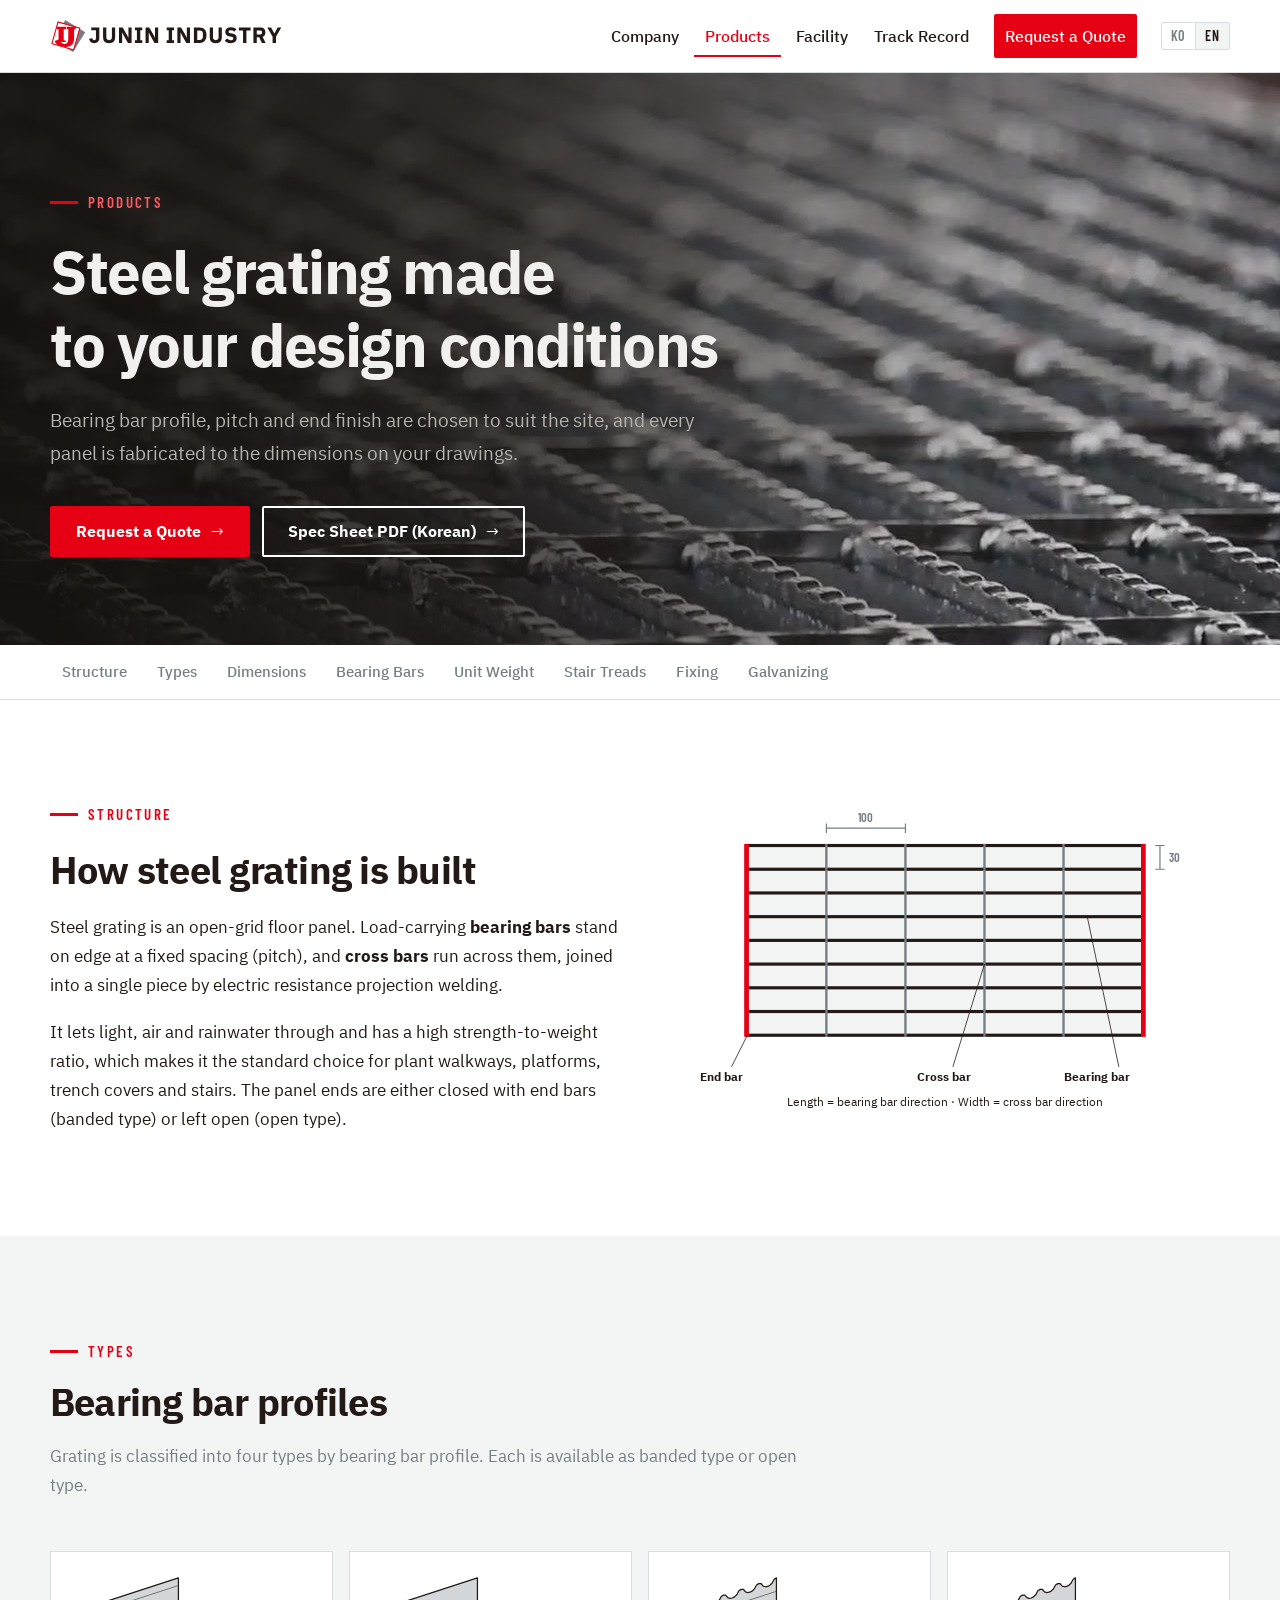
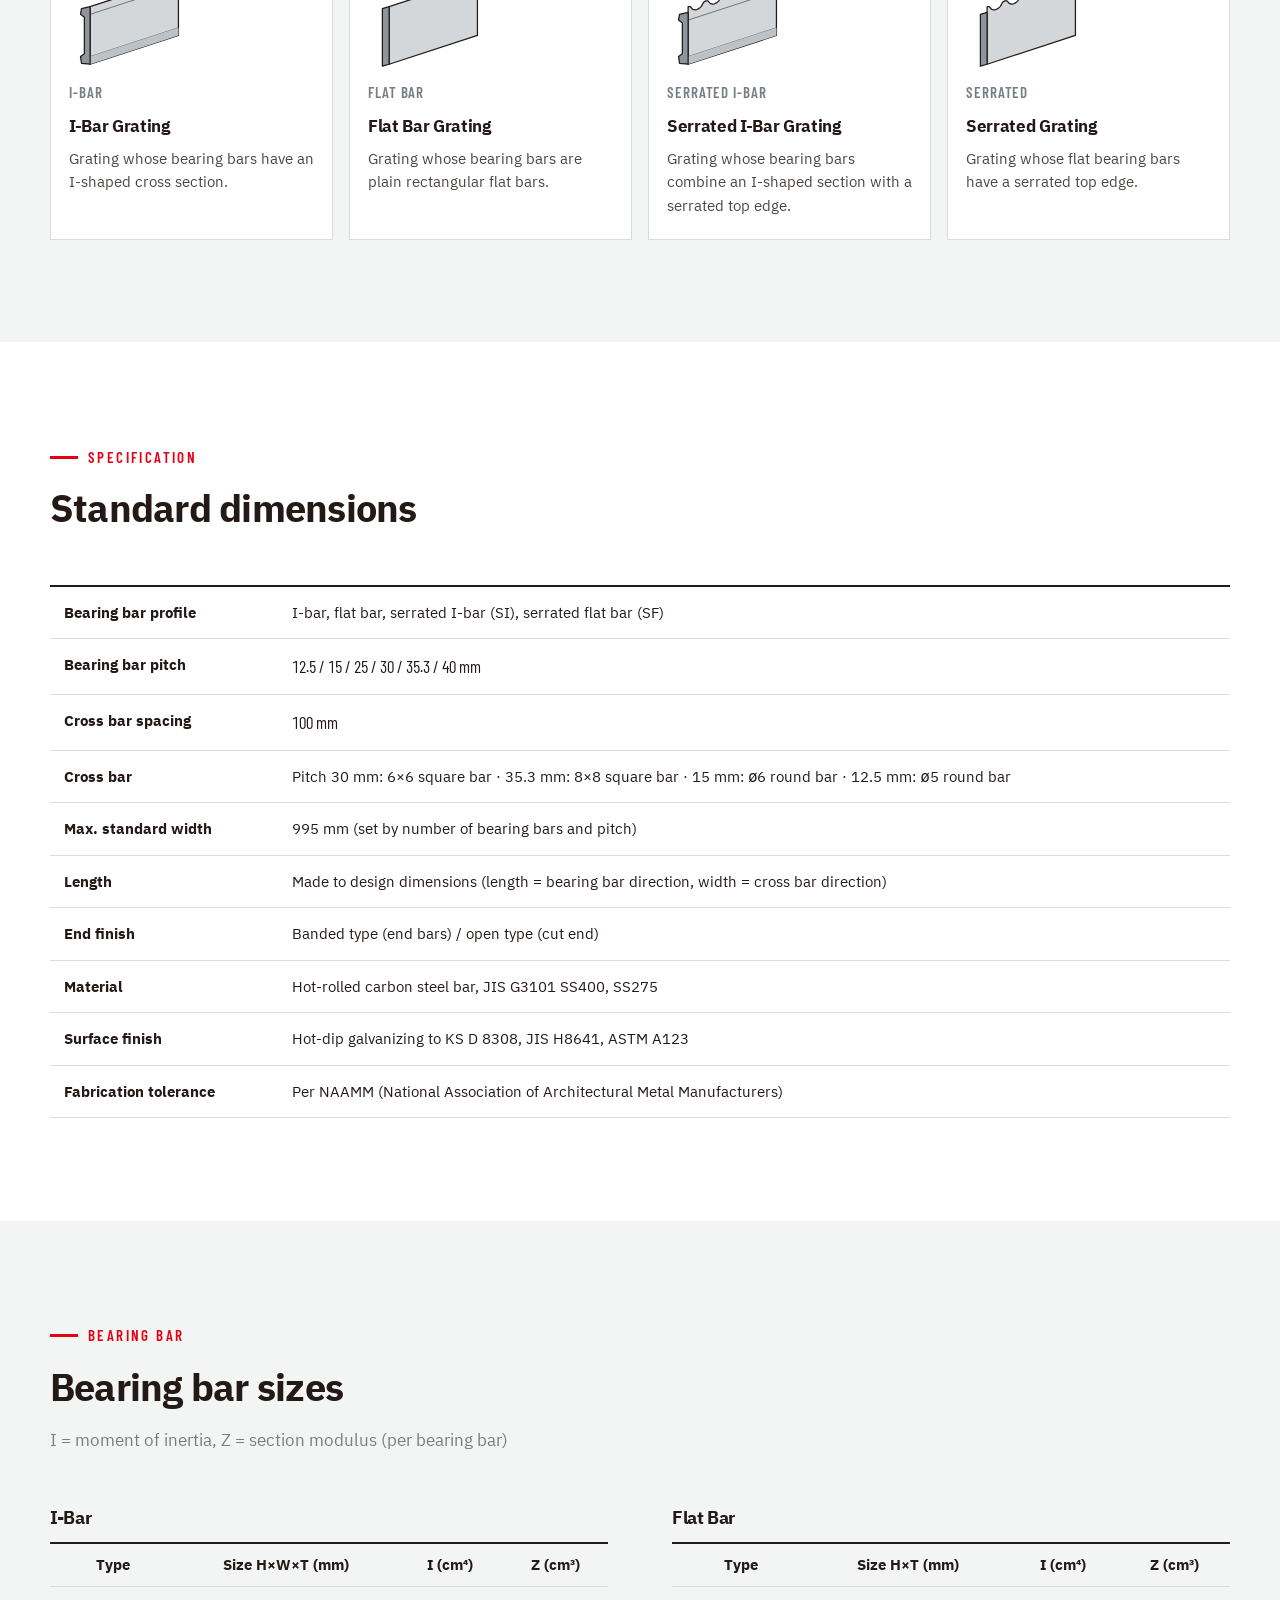
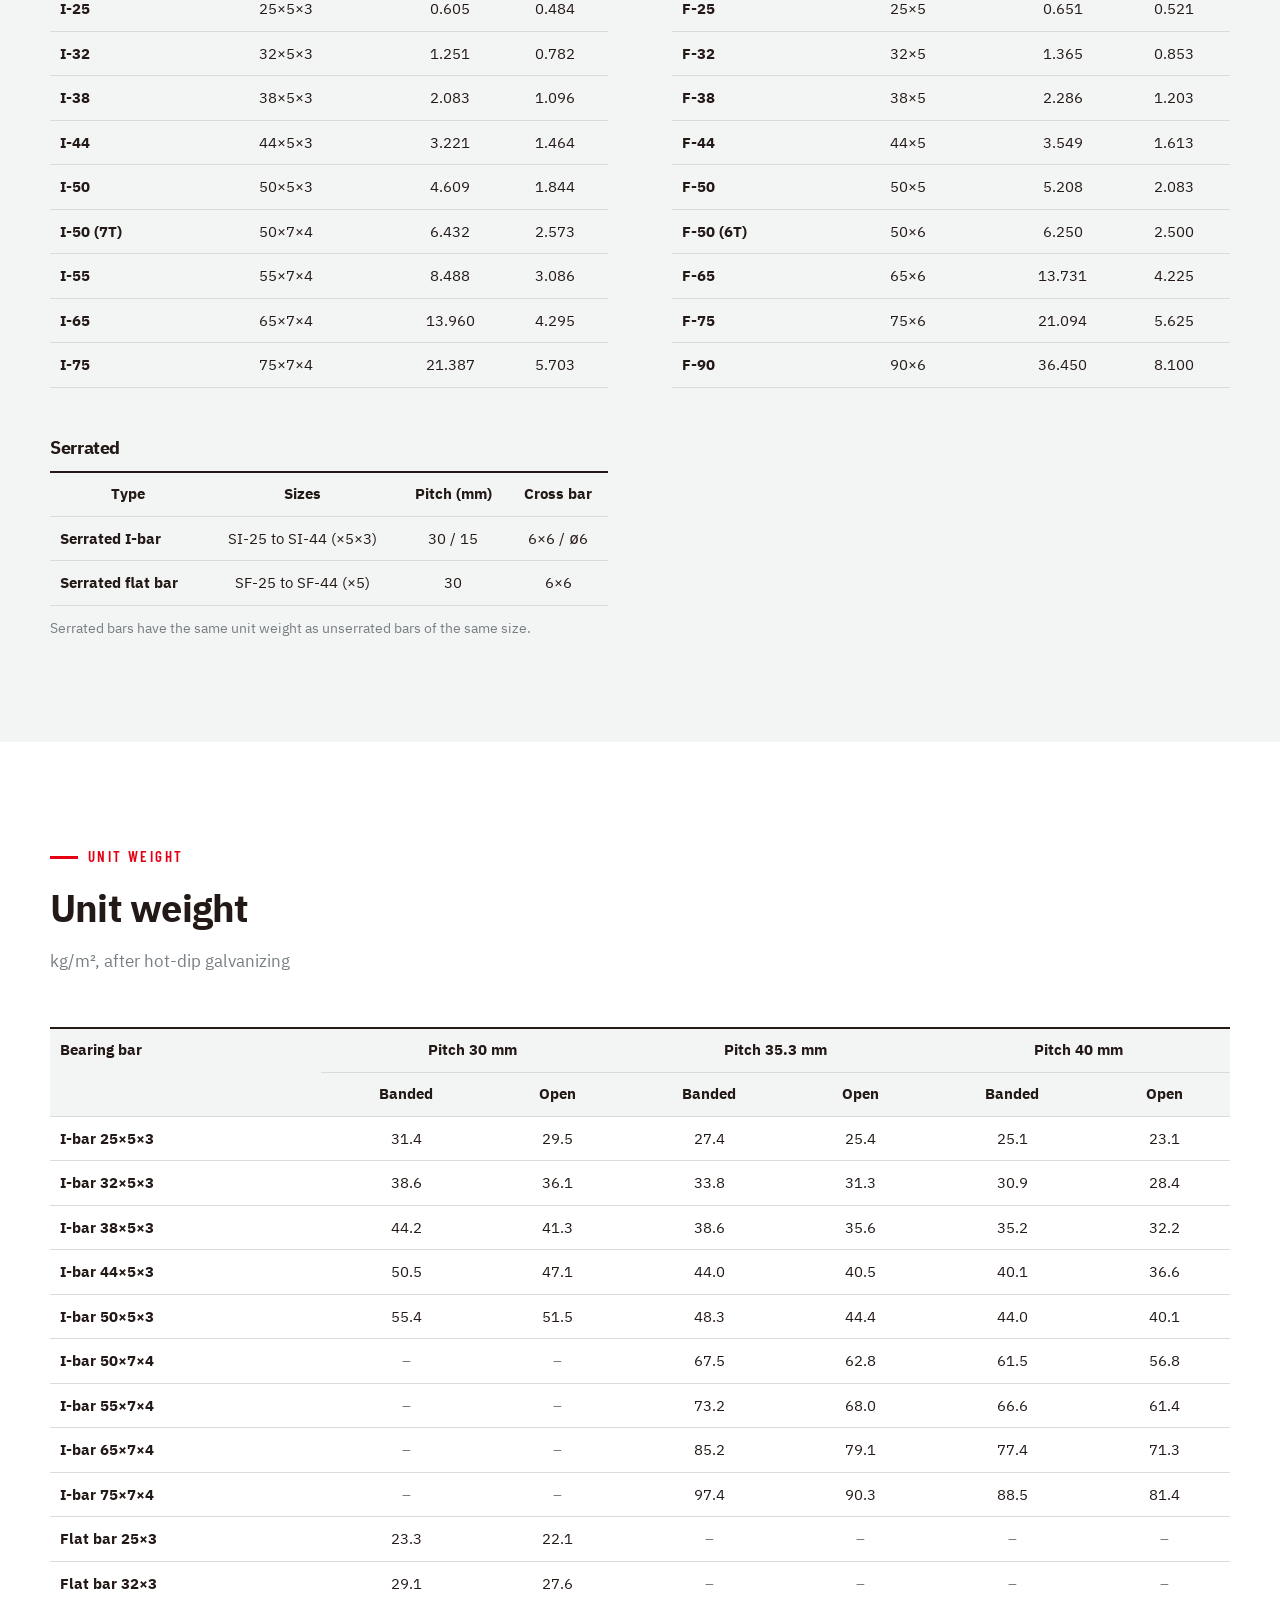
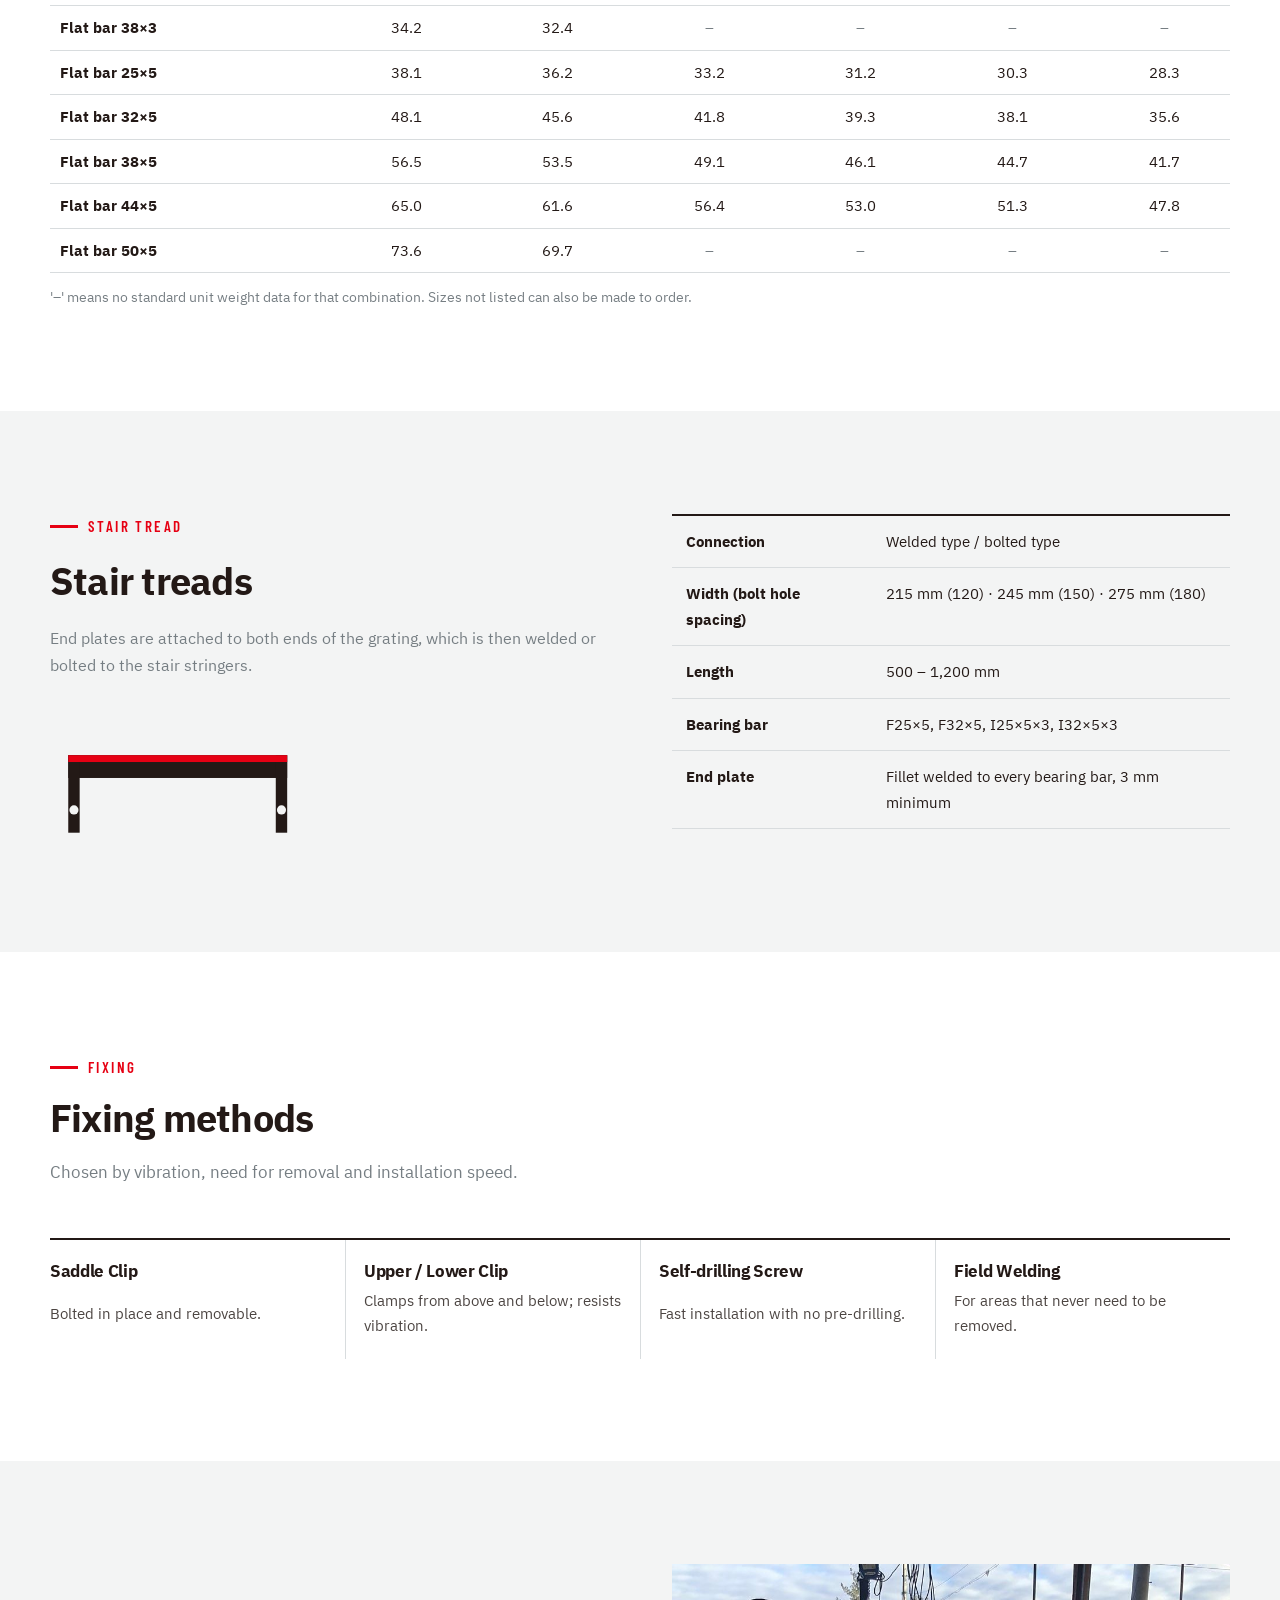
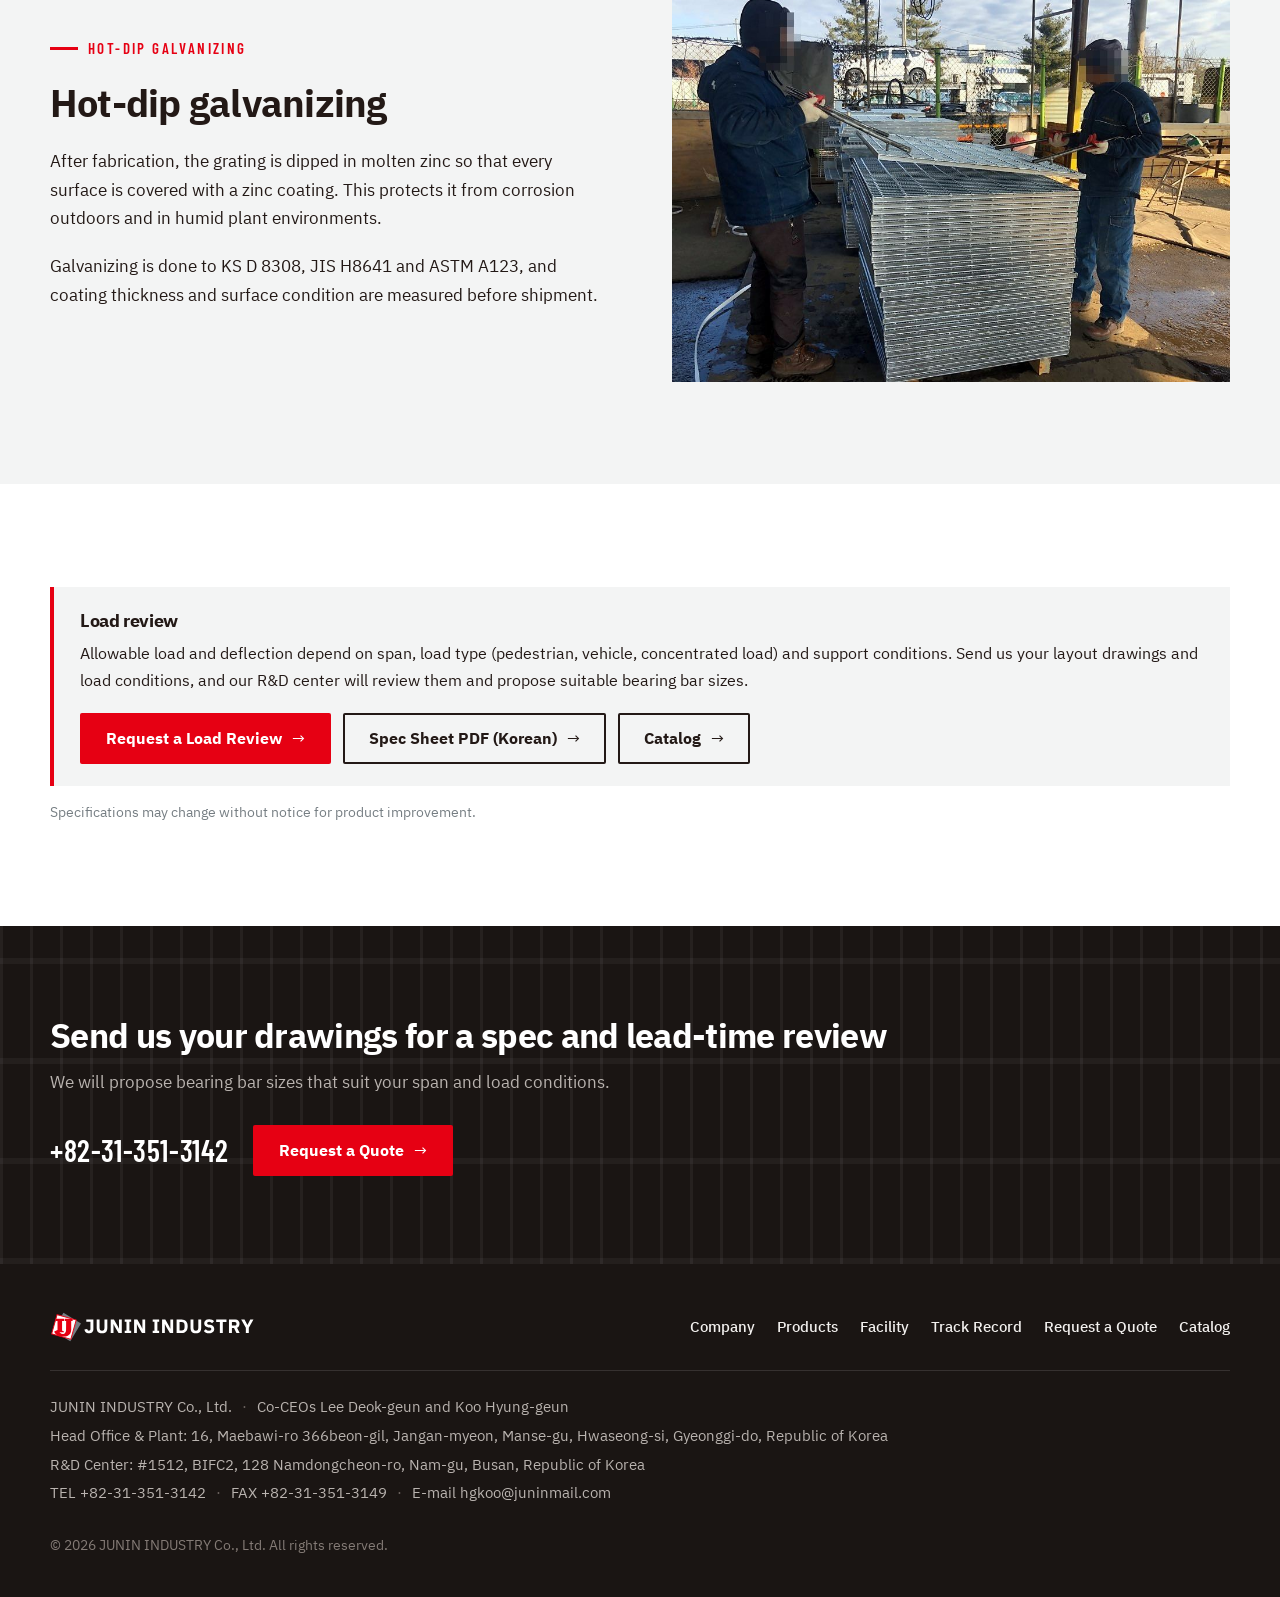
<file: en/products.html>
<!doctype html>
<html lang="en">
<head>
<meta charset="utf-8">
<meta name="viewport" content="width=device-width, initial-scale=1, viewport-fit=cover">
<title>Products | JUNIN INDUSTRY Co., Ltd.</title>
<meta name="claude:viewport-fit-sides" content="cover">
<meta name="description" content="Steel grating structure, bearing bar profiles (I-bar, flat bar, serrated I-bar, serrated), standard dimensions, unit weight table, stair treads and fixing methods.">
<meta property="og:type" content="website">
<meta property="og:title" content="Products | JUNIN INDUSTRY Co., Ltd.">
<meta property="og:description" content="Steel grating structure, bearing bar profiles (I-bar, flat bar, serrated I-bar, serrated), standard dimensions, unit weight table, stair treads and fixing methods.">
<meta property="og:image" content="https://www.junin-grating.com/assets/img/hero-line.jpg">
<meta property="og:url" content="https://www.junin-grating.com/en/products.html">
<meta property="og:site_name" content="JUNIN INDUSTRY Co., Ltd.">
<meta property="og:locale" content="en_US">
<meta property="og:locale:alternate" content="ko_KR">
<link rel="canonical" href="https://www.junin-grating.com/en/products.html">
<link rel="alternate" hreflang="ko" href="https://www.junin-grating.com/products.html">
<link rel="alternate" hreflang="en" href="https://www.junin-grating.com/en/products.html">
<link rel="alternate" hreflang="x-default" href="https://www.junin-grating.com/products.html">
<link rel="icon" type="image/png" sizes="32x32" href="../assets/img/mark-32.png">
<link rel="apple-touch-icon" href="../assets/img/mark-180.png">
<link rel="preconnect" href="https://fonts.googleapis.com">
<link rel="preconnect" href="https://fonts.gstatic.com" crossorigin>
<link rel="stylesheet" href="https://fonts.googleapis.com/css2?family=Barlow+Condensed:wght@500;600;700&family=IBM+Plex+Sans+KR:wght@400;500;700&display=swap">
<link rel="stylesheet" href="../assets/css/site.css">
</head>
<body>
<a class="sr-only" href="#main">Skip to content</a>
<header class="site-header">
  <div class="wrap">
    <a class="brand" href="./" aria-label="JUNIN INDUSTRY Co., Ltd. home"><img src="../assets/img/logo-en.svg" alt="JUNIN INDUSTRY Co., Ltd." width="233" height="34"></a>
    <div class="lang" aria-label="Language"><a href="../products.html" lang="ko" hreflang="ko">KO</a><a href="./products.html" lang="en" hreflang="en" aria-current="true">EN</a></div>
    <button class="nav-toggle" type="button" aria-expanded="false" aria-controls="site-nav"><span></span><span class="sr-only">Menu</span></button>
    <nav class="nav" id="site-nav" aria-label="Main menu">
      <a href="company.html">Company</a>
<a href="products.html" aria-current="page">Products</a>
<a href="facility.html">Facility</a>
<a href="projects.html">Track Record</a>
<a class="nav-cta" href="contact.html">Request a Quote</a>
    </nav>
  </div>
</header>
<main id="main">
<section class="hero hero-sub-page">
  <div class="hero-media"><img src="../assets/img/v-06-galvanized-product.jpg" alt="" fetchpriority="high"></div>
  <div class="wrap">
    <span class="eyebrow">Products</span>
    <h1>Steel grating made<br>to your design conditions</h1>
    <p class="lead">Bearing bar profile, pitch and end finish are chosen to suit the site, and every panel is fabricated to the dimensions on your drawings.</p>
    <div class="btns"><a class="btn btn-red" href="contact.html">Request a Quote</a><a class="btn btn-line" href="../assets/docs/junin-grating-spec-2026-10.pdf" target="_blank" rel="noopener">Spec Sheet PDF (Korean)</a></div>
  </div>
</section>

<nav class="subnav" aria-label="Product sections"><div class="wrap">
  <a href="#structure">Structure</a><a href="#types">Types</a><a href="#spec">Dimensions</a><a href="#bars">Bearing Bars</a><a href="#weight">Unit Weight</a><a href="#stair">Stair Treads</a><a href="#fixing">Fixing</a><a href="#galv">Galvanizing</a>
</div></nav>

<section class="section" id="structure">
  <div class="wrap anatomy">
    <div style="display:grid;gap:18px">
      <span class="eyebrow">Structure</span>
      <h2 style="font-size:clamp(26px,3.2vw,38px)">How steel grating is built</h2>
      <div class="prose">
        <p>Steel grating is an open-grid floor panel. Load-carrying <strong>bearing bars</strong> stand on edge at a fixed spacing (pitch), and <strong>cross bars</strong> run across them, joined into a single piece by electric resistance projection welding.</p>
        <p>It lets light, air and rainwater through and has a high strength-to-weight ratio, which makes it the standard choice for plant walkways, platforms, trench covers and stairs. The panel ends are either closed with end bars (banded type) or left open (open type).</p>
      </div>
    </div>
    <div><svg viewBox="0 0 680 400" role="img" aria-label="Grating plan view: bearing bar pitch 30 mm, cross bar spacing 100 mm, end bars at both ends"><rect x="70" y="50" width="500" height="240" fill="#f3f4f4"/><rect x="70" y="48" width="500" height="4" fill="#231916"/><rect x="70" y="78" width="500" height="4" fill="#231916"/><rect x="70" y="108" width="500" height="4" fill="#231916"/><rect x="70" y="138" width="500" height="4" fill="#231916"/><rect x="70" y="168" width="500" height="4" fill="#231916"/><rect x="70" y="198" width="500" height="4" fill="#231916"/><rect x="70" y="228" width="500" height="4" fill="#231916"/><rect x="70" y="258" width="500" height="4" fill="#231916"/><rect x="70" y="288" width="500" height="4" fill="#231916"/><rect x="168.5" y="48" width="3" height="244" fill="#767E83"/><rect x="268.5" y="48" width="3" height="244" fill="#767E83"/><rect x="368.5" y="48" width="3" height="244" fill="#767E83"/><rect x="468.5" y="48" width="3" height="244" fill="#767E83"/><rect x="66" y="48" width="6" height="244" fill="#E60013"/><rect x="568" y="48" width="6" height="244" fill="#E60013"/><path d="M592 50 v30 M586 50 h12 M586 80 h12" stroke="#767E83" stroke-width="1.5" fill="none"/><text x="604" y="71" font-family="Barlow Condensed, sans-serif" font-size="16" font-weight="600" fill="#767E83">30</text><path d="M170 28 h100 M170 22 v12 M270 22 v12" stroke="#767E83" stroke-width="1.5" fill="none"/><text x="210" y="20" font-family="Barlow Condensed, sans-serif" font-size="16" font-weight="600" fill="#767E83">100</text><path d="M500 140 L540 330" stroke="#231916" stroke-width="1" fill="none"/><text x="470" y="348" font-family="IBM Plex Sans KR, sans-serif" font-size="15" fill="#231916" font-weight="700">Bearing bar</text><path d="M370 200 L330 330" stroke="#231916" stroke-width="1" fill="none"/><text x="285" y="348" font-family="IBM Plex Sans KR, sans-serif" font-size="15" fill="#231916" font-weight="700">Cross bar</text><path d="M70 290 L50 330" stroke="#231916" stroke-width="1" fill="none"/><text x="10" y="348" font-family="IBM Plex Sans KR, sans-serif" font-size="15" fill="#231916" font-weight="700" fill="#E60013">End bar</text><text x="320.0" y="380" font-family="IBM Plex Sans KR, sans-serif" font-size="15" fill="#231916" text-anchor="middle" fill="#767E83">Length = bearing bar direction  ·  Width = cross bar direction</text></svg></div>
  </div>
</section>

<section class="section section-paper" id="types">
  <div class="wrap">
    <div class="sec-head"><span class="eyebrow">Types</span><h2>Bearing bar profiles</h2><p>Grating is classified into four types by bearing bar profile. Each is available as banded type or open type.</p></div>
    <div class="types types-4">
      <div class="type"><div class="profile"><svg viewBox="0 0 124 100" aria-hidden="true"><path d="M22.0 34.0 L114.0 4.0 L114.0 64.0 L22.0 94.0Z" fill="#d3d7da" stroke="#231916" stroke-width="1.3" stroke-linejoin="round"/><path d="M22 42 L114 12" stroke="#231916" stroke-width="1" opacity=".55"/><path d="M22 86 L114 56" stroke="#231916" stroke-width="1" opacity=".55"/><path d="M22 86 L114 56 L114 64 L22 94Z" fill="#bcc2c6"/><path d="M22 34 L13 36 L12 42 L16 45 L16 83 L12 86 L13 93 L22 94Z" fill="#8e969b" stroke="#231916" stroke-width="1.3" stroke-linejoin="round"/></svg></div><span class="code">I-BAR</span><h3>I-Bar Grating</h3><p>Grating whose bearing bars have an I-shaped cross section.</p></div>
      <div class="type"><div class="profile"><svg viewBox="0 0 124 100" aria-hidden="true"><path d="M22.0 34.0 L114.0 4.0 L114.0 64.0 L22.0 94.0Z" fill="#d3d7da" stroke="#231916" stroke-width="1.3" stroke-linejoin="round"/><path d="M22 34 L15 36 L15 96 L22 94Z" fill="#8e969b" stroke="#231916" stroke-width="1.3" stroke-linejoin="round"/></svg></div><span class="code">FLAT BAR</span><h3>Flat Bar Grating</h3><p>Grating whose bearing bars are plain rectangular flat bars.</p></div>
      <div class="type"><div class="profile"><svg viewBox="0 0 124 100" aria-hidden="true"><path d="M22.0 34.0 L24.3 33.9 L26.6 36.7 L28.9 37.3 L31.2 37.0 L33.5 35.8 L35.8 33.7 L38.1 29.4 L40.4 28.0 L42.7 27.9 L45.0 30.7 L47.3 31.3 L49.6 31.0 L51.9 29.8 L54.2 27.7 L56.5 23.4 L58.8 22.0 L61.1 21.9 L63.4 24.7 L65.7 25.3 L68.0 25.0 L70.3 23.8 L72.6 21.7 L74.9 17.4 L77.2 16.0 L79.5 15.9 L81.8 18.7 L84.1 19.3 L86.4 19.0 L88.7 17.8 L91.0 15.7 L93.3 11.4 L95.6 10.0 L97.9 9.9 L100.2 12.7 L102.5 13.3 L104.8 13.0 L107.1 11.8 L109.4 9.7 L111.7 5.4 L114.0 4.0 L114.0 64.0 L22.0 94.0Z" fill="#d3d7da" stroke="#231916" stroke-width="1.3" stroke-linejoin="round"/><path d="M22 48 L114 18" stroke="#231916" stroke-width="1" opacity=".55"/><path d="M22 86 L114 56" stroke="#231916" stroke-width="1" opacity=".55"/><path d="M22 86 L114 56 L114 64 L22 94Z" fill="#bcc2c6"/><path d="M22 40 L13 42 L12 48 L16 51 L16 83 L12 86 L13 93 L22 94Z" fill="#8e969b" stroke="#231916" stroke-width="1.3" stroke-linejoin="round"/></svg></div><span class="code">SERRATED I-BAR</span><h3>Serrated I-Bar Grating</h3><p>Grating whose bearing bars combine an I-shaped section with a serrated top edge.</p></div>
      <div class="type"><div class="profile"><svg viewBox="0 0 124 100" aria-hidden="true"><path d="M22.0 34.0 L24.3 33.9 L26.6 36.7 L28.9 37.3 L31.2 37.0 L33.5 35.8 L35.8 33.7 L38.1 29.4 L40.4 28.0 L42.7 27.9 L45.0 30.7 L47.3 31.3 L49.6 31.0 L51.9 29.8 L54.2 27.7 L56.5 23.4 L58.8 22.0 L61.1 21.9 L63.4 24.7 L65.7 25.3 L68.0 25.0 L70.3 23.8 L72.6 21.7 L74.9 17.4 L77.2 16.0 L79.5 15.9 L81.8 18.7 L84.1 19.3 L86.4 19.0 L88.7 17.8 L91.0 15.7 L93.3 11.4 L95.6 10.0 L97.9 9.9 L100.2 12.7 L102.5 13.3 L104.8 13.0 L107.1 11.8 L109.4 9.7 L111.7 5.4 L114.0 4.0 L114.0 64.0 L22.0 94.0Z" fill="#d3d7da" stroke="#231916" stroke-width="1.3" stroke-linejoin="round"/><path d="M22 40 L15 42 L15 96 L22 94Z" fill="#8e969b" stroke="#231916" stroke-width="1.3" stroke-linejoin="round"/></svg></div><span class="code">SERRATED</span><h3>Serrated Grating</h3><p>Grating whose flat bearing bars have a serrated top edge.</p></div>
    </div>
  </div>
</section>

<section class="section" id="spec">
  <div class="wrap">
    <div class="sec-head"><span class="eyebrow">Specification</span><h2>Standard dimensions</h2></div>
    <div class="table-scroll"><table class="tbl">
      <tbody>
        <tr><th scope="row">Bearing bar profile</th><td>I-bar, flat bar, serrated I-bar (SI), serrated flat bar (SF)</td></tr>
        <tr><th scope="row">Bearing bar pitch</th><td class="num" style="font-size:17px">12.5 / 15 / 25 / 30 / 35.3 / 40 mm</td></tr>
        <tr><th scope="row">Cross bar spacing</th><td class="num" style="font-size:17px">100 mm</td></tr>
        <tr><th scope="row">Cross bar</th><td>Pitch 30 mm: 6×6 square bar · 35.3 mm: 8×8 square bar · 15 mm: ø6 round bar · 12.5 mm: ø5 round bar</td></tr>
        <tr><th scope="row">Max. standard width</th><td>995 mm (set by number of bearing bars and pitch)</td></tr>
        <tr><th scope="row">Length</th><td>Made to design dimensions (length = bearing bar direction, width = cross bar direction)</td></tr>
        <tr><th scope="row">End finish</th><td>Banded type (end bars) / open type (cut end)</td></tr>
        <tr><th scope="row">Material</th><td>Hot-rolled carbon steel bar, JIS G3101 SS400, SS275</td></tr>
        <tr><th scope="row">Surface finish</th><td>Hot-dip galvanizing to KS D 8308, JIS H8641, ASTM A123</td></tr>
        <tr><th scope="row">Fabrication tolerance</th><td>Per NAAMM (National Association of Architectural Metal Manufacturers)</td></tr>
      </tbody>
    </table></div>
  </div>
</section>

<section class="section section-paper" id="bars">
  <div class="wrap">
    <div class="sec-head"><span class="eyebrow">Bearing Bar</span><h2>Bearing bar sizes</h2><p>I = moment of inertia, Z = section modulus (per bearing bar)</p></div>
    <div class="split" style="align-items:start">
      <div><h3 style="font-size:18px;margin-bottom:12px">I-Bar</h3><div class="table-scroll"><table class="tbl tbl-compact tbl-spec">
        <thead><tr><th>Type</th><th>Size H×W×T (mm)</th><th>I (cm⁴)</th><th>Z (cm³)</th></tr></thead>
        <tbody><tr><th scope="row">I-25</th><td>25×5×3</td><td>0.605</td><td>0.484</td></tr><tr><th scope="row">I-32</th><td>32×5×3</td><td>1.251</td><td>0.782</td></tr><tr><th scope="row">I-38</th><td>38×5×3</td><td>2.083</td><td>1.096</td></tr><tr><th scope="row">I-44</th><td>44×5×3</td><td>3.221</td><td>1.464</td></tr><tr><th scope="row">I-50</th><td>50×5×3</td><td>4.609</td><td>1.844</td></tr><tr><th scope="row">I-50 (7T)</th><td>50×7×4</td><td>6.432</td><td>2.573</td></tr><tr><th scope="row">I-55</th><td>55×7×4</td><td>8.488</td><td>3.086</td></tr><tr><th scope="row">I-65</th><td>65×7×4</td><td>13.960</td><td>4.295</td></tr><tr><th scope="row">I-75</th><td>75×7×4</td><td>21.387</td><td>5.703</td></tr></tbody></table></div></div>
      <div><h3 style="font-size:18px;margin-bottom:12px">Flat Bar</h3><div class="table-scroll"><table class="tbl tbl-compact tbl-spec">
        <thead><tr><th>Type</th><th>Size H×T (mm)</th><th>I (cm⁴)</th><th>Z (cm³)</th></tr></thead>
        <tbody><tr><th scope="row">F-25</th><td>25×5</td><td>0.651</td><td>0.521</td></tr><tr><th scope="row">F-32</th><td>32×5</td><td>1.365</td><td>0.853</td></tr><tr><th scope="row">F-38</th><td>38×5</td><td>2.286</td><td>1.203</td></tr><tr><th scope="row">F-44</th><td>44×5</td><td>3.549</td><td>1.613</td></tr><tr><th scope="row">F-50</th><td>50×5</td><td>5.208</td><td>2.083</td></tr><tr><th scope="row">F-50 (6T)</th><td>50×6</td><td>6.250</td><td>2.500</td></tr><tr><th scope="row">F-65</th><td>65×6</td><td>13.731</td><td>4.225</td></tr><tr><th scope="row">F-75</th><td>75×6</td><td>21.094</td><td>5.625</td></tr><tr><th scope="row">F-90</th><td>90×6</td><td>36.450</td><td>8.100</td></tr></tbody></table></div></div>
    </div>
    <div class="split" style="align-items:start;margin-top:48px">
      <div><h3 style="font-size:18px;margin-bottom:12px">Serrated</h3><div class="table-scroll"><table class="tbl tbl-compact tbl-spec">
        <thead><tr><th>Type</th><th>Sizes</th><th>Pitch (mm)</th><th>Cross bar</th></tr></thead>
        <tbody><tr><th scope="row">Serrated I-bar</th><td>SI-25 to SI-44 (×5×3)</td><td>30 / 15</td><td>6×6 / ø6</td></tr>
        <tr><th scope="row">Serrated flat bar</th><td>SF-25 to SF-44 (×5)</td><td>30</td><td>6×6</td></tr></tbody></table></div>
        <p class="note" style="margin-top:10px">Serrated bars have the same unit weight as unserrated bars of the same size.</p></div>

    </div>
  </div>
</section>

<section class="section" id="weight">
  <div class="wrap">
    <div class="sec-head"><span class="eyebrow">Unit Weight</span><h2>Unit weight</h2><p>kg/m², after hot-dip galvanizing</p></div>
    <div class="table-scroll"><table class="tbl tbl-compact tbl-spec">
      <thead>
        <tr><th rowspan="2" style="text-align:left">Bearing bar</th><th colspan="2">Pitch 30 mm</th><th colspan="2">Pitch 35.3 mm</th><th colspan="2">Pitch 40 mm</th></tr>
        <tr><th>Banded</th><th>Open</th><th>Banded</th><th>Open</th><th>Banded</th><th>Open</th></tr>
      </thead>
      <tbody><tr><th scope="row">I-bar 25×5×3</th><td class="">31.4</td><td class="">29.5</td><td class="">27.4</td><td class="">25.4</td><td class="">25.1</td><td class="">23.1</td></tr><tr><th scope="row">I-bar 32×5×3</th><td class="">38.6</td><td class="">36.1</td><td class="">33.8</td><td class="">31.3</td><td class="">30.9</td><td class="">28.4</td></tr><tr><th scope="row">I-bar 38×5×3</th><td class="">44.2</td><td class="">41.3</td><td class="">38.6</td><td class="">35.6</td><td class="">35.2</td><td class="">32.2</td></tr><tr><th scope="row">I-bar 44×5×3</th><td class="">50.5</td><td class="">47.1</td><td class="">44.0</td><td class="">40.5</td><td class="">40.1</td><td class="">36.6</td></tr><tr><th scope="row">I-bar 50×5×3</th><td class="">55.4</td><td class="">51.5</td><td class="">48.3</td><td class="">44.4</td><td class="">44.0</td><td class="">40.1</td></tr><tr><th scope="row">I-bar 50×7×4</th><td class="muted">–</td><td class="muted">–</td><td class="">67.5</td><td class="">62.8</td><td class="">61.5</td><td class="">56.8</td></tr><tr><th scope="row">I-bar 55×7×4</th><td class="muted">–</td><td class="muted">–</td><td class="">73.2</td><td class="">68.0</td><td class="">66.6</td><td class="">61.4</td></tr><tr><th scope="row">I-bar 65×7×4</th><td class="muted">–</td><td class="muted">–</td><td class="">85.2</td><td class="">79.1</td><td class="">77.4</td><td class="">71.3</td></tr><tr><th scope="row">I-bar 75×7×4</th><td class="muted">–</td><td class="muted">–</td><td class="">97.4</td><td class="">90.3</td><td class="">88.5</td><td class="">81.4</td></tr><tr><th scope="row">Flat bar 25×3</th><td class="">23.3</td><td class="">22.1</td><td class="muted">–</td><td class="muted">–</td><td class="muted">–</td><td class="muted">–</td></tr><tr><th scope="row">Flat bar 32×3</th><td class="">29.1</td><td class="">27.6</td><td class="muted">–</td><td class="muted">–</td><td class="muted">–</td><td class="muted">–</td></tr><tr><th scope="row">Flat bar 38×3</th><td class="">34.2</td><td class="">32.4</td><td class="muted">–</td><td class="muted">–</td><td class="muted">–</td><td class="muted">–</td></tr><tr><th scope="row">Flat bar 25×5</th><td class="">38.1</td><td class="">36.2</td><td class="">33.2</td><td class="">31.2</td><td class="">30.3</td><td class="">28.3</td></tr><tr><th scope="row">Flat bar 32×5</th><td class="">48.1</td><td class="">45.6</td><td class="">41.8</td><td class="">39.3</td><td class="">38.1</td><td class="">35.6</td></tr><tr><th scope="row">Flat bar 38×5</th><td class="">56.5</td><td class="">53.5</td><td class="">49.1</td><td class="">46.1</td><td class="">44.7</td><td class="">41.7</td></tr><tr><th scope="row">Flat bar 44×5</th><td class="">65.0</td><td class="">61.6</td><td class="">56.4</td><td class="">53.0</td><td class="">51.3</td><td class="">47.8</td></tr><tr><th scope="row">Flat bar 50×5</th><td class="">73.6</td><td class="">69.7</td><td class="muted">–</td><td class="muted">–</td><td class="muted">–</td><td class="muted">–</td></tr></tbody>
    </table></div>
    <p class="note" style="margin-top:12px">'–' means no standard unit weight data for that combination. Sizes not listed can also be made to order.</p>
  </div>
</section>

<section class="section section-paper" id="stair">
  <div class="wrap split" style="align-items:start">
    <div style="display:grid;gap:18px">
      <span class="eyebrow">Stair Tread</span>
      <h2 style="font-size:clamp(26px,3.2vw,38px)">Stair treads</h2>
      <p class="note" style="font-size:16px">End plates are attached to both ends of the grating, which is then welded or bolted to the stair stringers.</p>
      <div style="max-width:260px;margin-top:8px"><svg viewBox="0 0 114 60" aria-hidden="true"><rect x="8" y="22" width="96" height="10" fill="#231916"/><rect x="8" y="22" width="5" height="34" fill="#231916"/><rect x="99" y="22" width="5" height="34" fill="#231916"/><rect x="8" y="22" width="96" height="3" fill="#E60013"/><circle cx="10.5" cy="46" r="2" fill="#f3f4f4"/><circle cx="101.5" cy="46" r="2" fill="#f3f4f4"/></svg></div>
    </div>
    <div class="table-scroll"><table class="tbl">
      <tbody>
        <tr><th scope="row">Connection</th><td>Welded type / bolted type</td></tr>
        <tr><th scope="row">Width (bolt hole spacing)</th><td>215 mm (120) · 245 mm (150) · 275 mm (180)</td></tr>
        <tr><th scope="row">Length</th><td>500 – 1,200 mm</td></tr>
        <tr><th scope="row">Bearing bar</th><td>F25×5, F32×5, I25×5×3, I32×5×3</td></tr>
        <tr><th scope="row">End plate</th><td>Fillet welded to every bearing bar, 3 mm minimum</td></tr>
      </tbody>
    </table></div>
  </div>
</section>

<section class="section" id="fixing">
  <div class="wrap">
    <div class="sec-head"><span class="eyebrow">Fixing</span><h2>Fixing methods</h2><p>Chosen by vibration, need for removal and installation speed.</p></div>
    <div class="fix">
      <div><h3>Saddle Clip</h3><p>Bolted in place and removable.</p></div>
      <div><h3>Upper / Lower Clip</h3><p>Clamps from above and below; resists vibration.</p></div>
      <div><h3>Self-drilling Screw</h3><p>Fast installation with no pre-drilling.</p></div>
      <div><h3>Field Welding</h3><p>For areas that never need to be removed.</p></div>
    </div>
  </div>
</section>

<section class="section section-paper" id="galv">
  <div class="wrap split">
    <div style="display:grid;gap:18px">
      <span class="eyebrow">Hot-dip Galvanizing</span>
      <h2 style="font-size:clamp(26px,3.2vw,38px)">Hot-dip galvanizing</h2>
      <div class="prose">
        <p>After fabrication, the grating is dipped in molten zinc so that every surface is covered with a zinc coating. This protects it from corrosion outdoors and in humid plant environments.</p>
        <p>Galvanizing is done to KS D 8308, JIS H8641 and ASTM A123, and coating thickness and surface condition are measured before shipment.</p>
      </div>
    </div>
    <div class="split-media"><img src="../assets/img/15-sorting-after-galvanizing.jpg" alt="Sorting grating after galvanizing" loading="lazy"></div>
  </div>
</section>

<section class="section">
  <div class="wrap">
    <div class="callout">
      <h3>Load review</h3>
      <p>Allowable load and deflection depend on span, load type (pedestrian, vehicle, concentrated load) and support conditions. Send us your layout drawings and load conditions, and our R&amp;D center will review them and propose suitable bearing bar sizes.</p>
      <div class="btns" style="margin-top:10px"><a class="btn btn-red" href="contact.html">Request a Load Review</a><a class="btn btn-line" href="../assets/docs/junin-grating-spec-2026-10.pdf" target="_blank" rel="noopener">Spec Sheet PDF (Korean)</a><a class="btn btn-line" href="../assets/docs/junin-catalog-en.pdf" download>Catalog</a></div>
    </div>
    <p class="note" style="margin-top:14px">Specifications may change without notice for product improvement.</p>
  </div>
</section>
<section class="cta-band grating-bg">
  <div class="wrap">
    <div>
      <h2>Send us your drawings for a spec and lead-time review</h2>
      <p>We will propose bearing bar sizes that suit your span and load conditions.</p>
    </div>
    <div class="contact-quick">
      <a class="tel" href="tel:+82313513142">+82-31-351-3142</a>
      <a class="btn btn-red" href="contact.html">Request a Quote</a>
    </div>
  </div>
</section>
</main>
<footer class="site-footer">
  <div class="wrap">
    <div class="foot-top">
      <img src="../assets/img/logo-en-white.svg" alt="JUNIN INDUSTRY Co., Ltd." width="206" height="30">
      <nav class="foot-nav" aria-label="Footer menu"><a href="company.html">Company</a><a href="products.html">Products</a><a href="facility.html">Facility</a><a href="projects.html">Track Record</a><a href="contact.html">Request a Quote</a><a href="../assets/docs/junin-catalog-en.pdf" download>Catalog</a></nav>
    </div>
    <div class="foot-info">
      <p><span>JUNIN INDUSTRY Co., Ltd.</span><span>Co-CEOs Lee Deok-geun and Koo Hyung-geun</span></p>
      <p><span>Head Office &amp; Plant: 16, Maebawi-ro 366beon-gil, Jangan-myeon, Manse-gu, Hwaseong-si, Gyeonggi-do, Republic of Korea</span></p>
      <p><span>R&amp;D Center: #1512, BIFC2, 128 Namdongcheon-ro, Nam-gu, Busan, Republic of Korea</span></p>
      <p><span>TEL <a href="tel:+82313513142">+82-31-351-3142</a></span><span>FAX +82-31-351-3149</span><span>E-mail <a href="mailto:hgkoo@juninmail.com">hgkoo@juninmail.com</a></span></p>
    </div>
    <p class="foot-copy">© 2026 JUNIN INDUSTRY Co., Ltd. All rights reserved.</p>
  </div>
</footer>
<script src="../assets/js/site.js"></script>
</body>
</html>
</file>
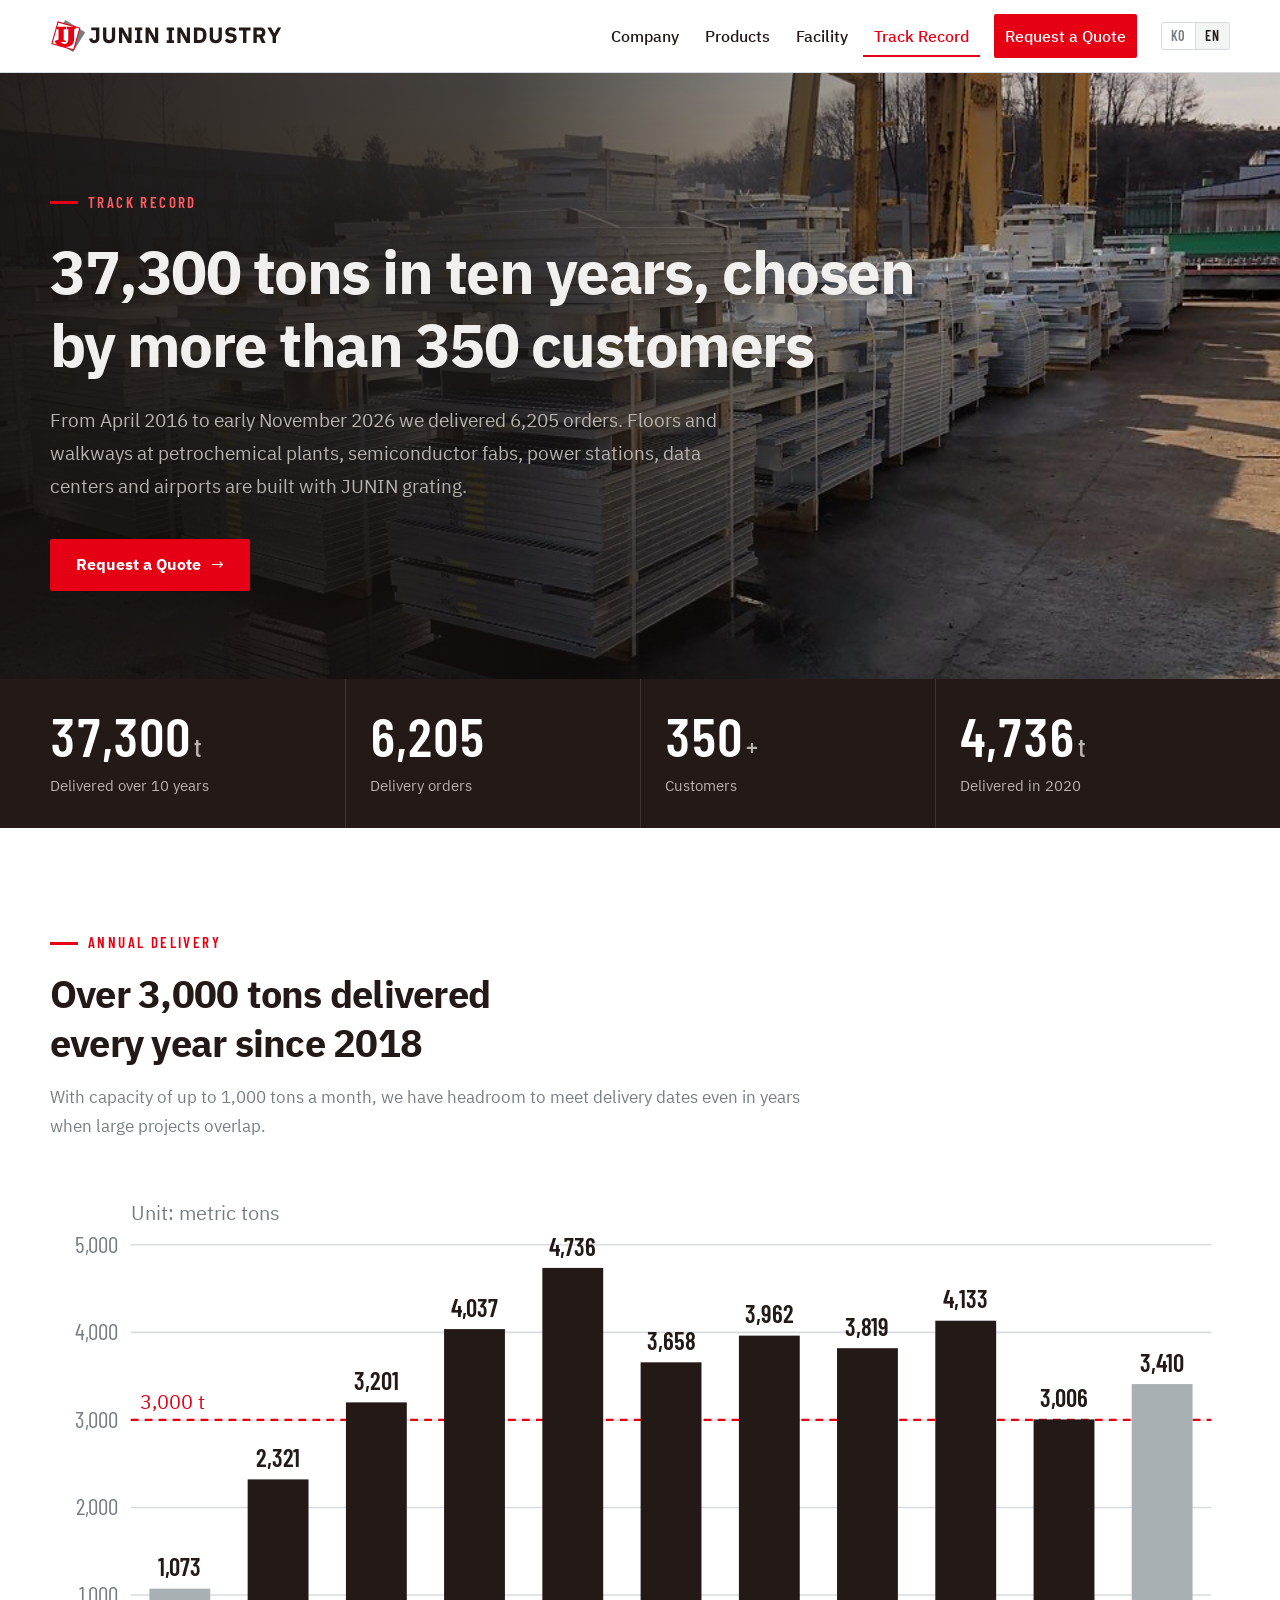
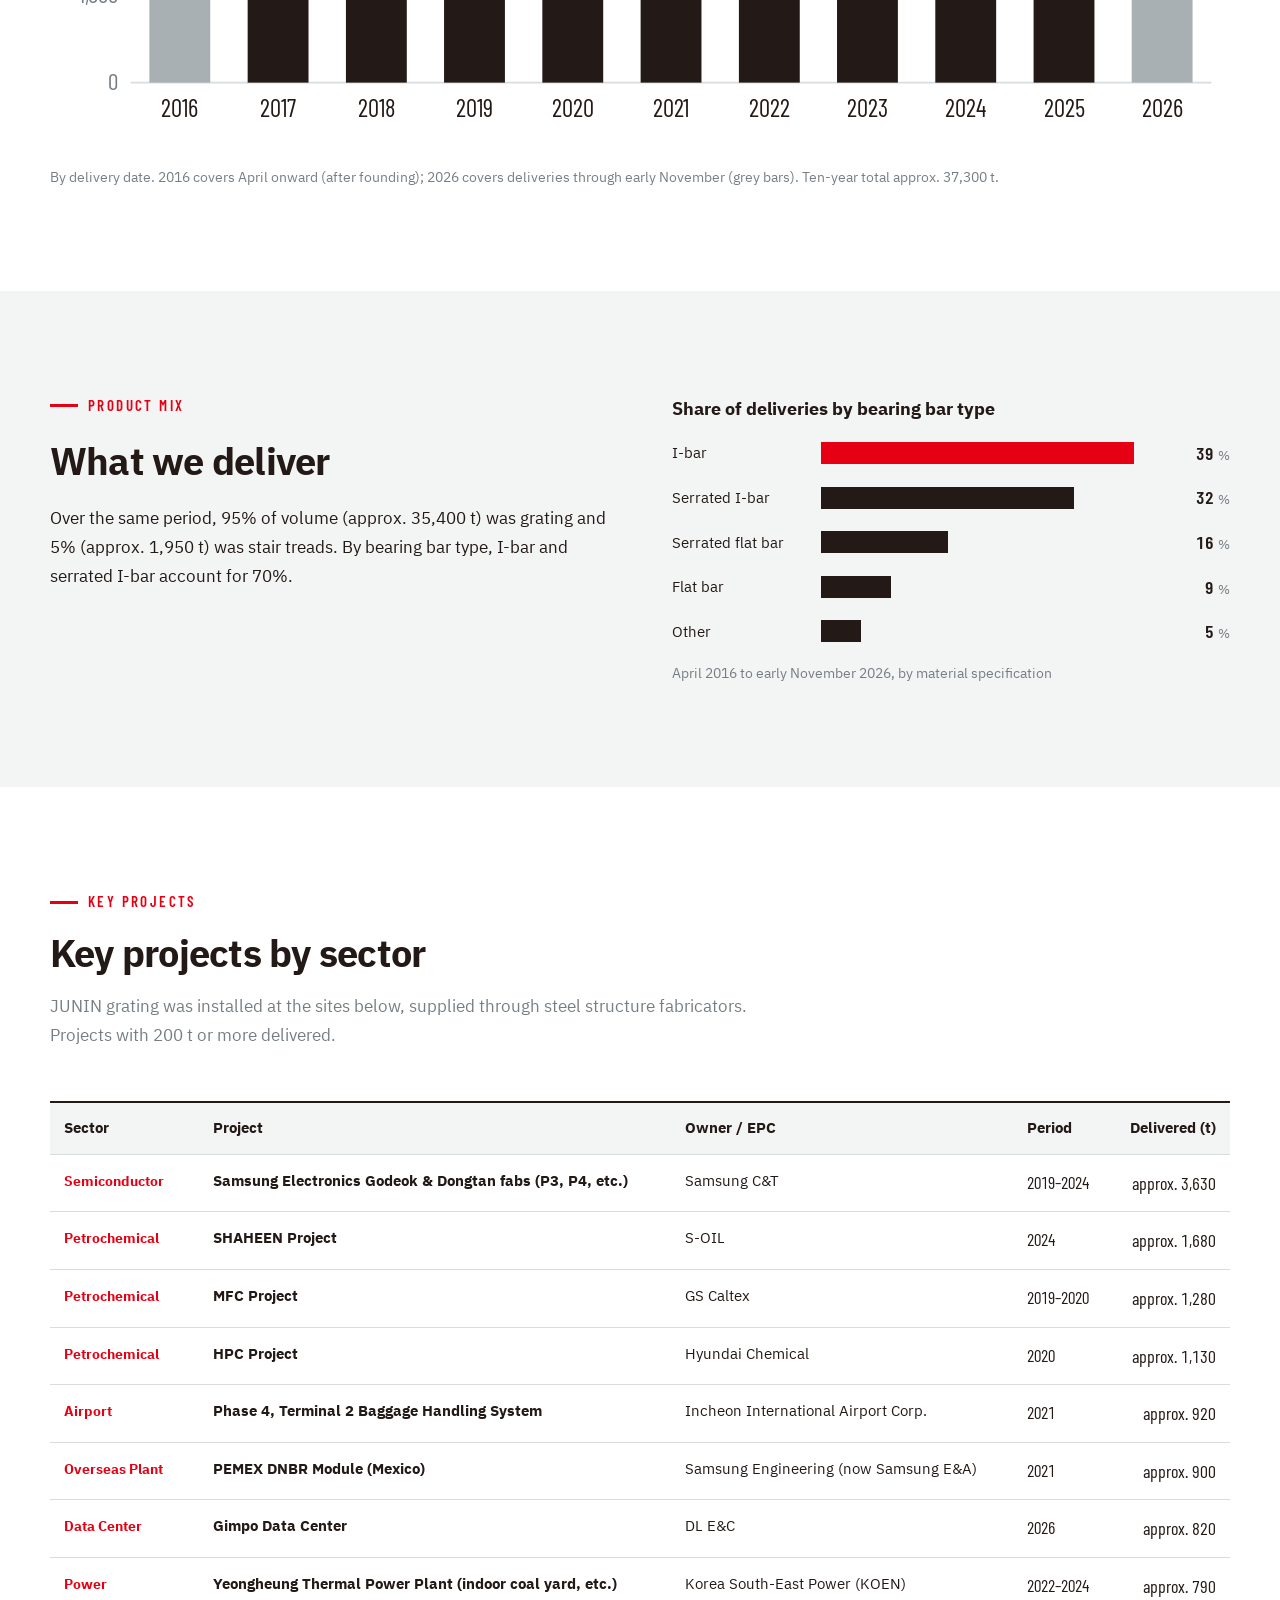
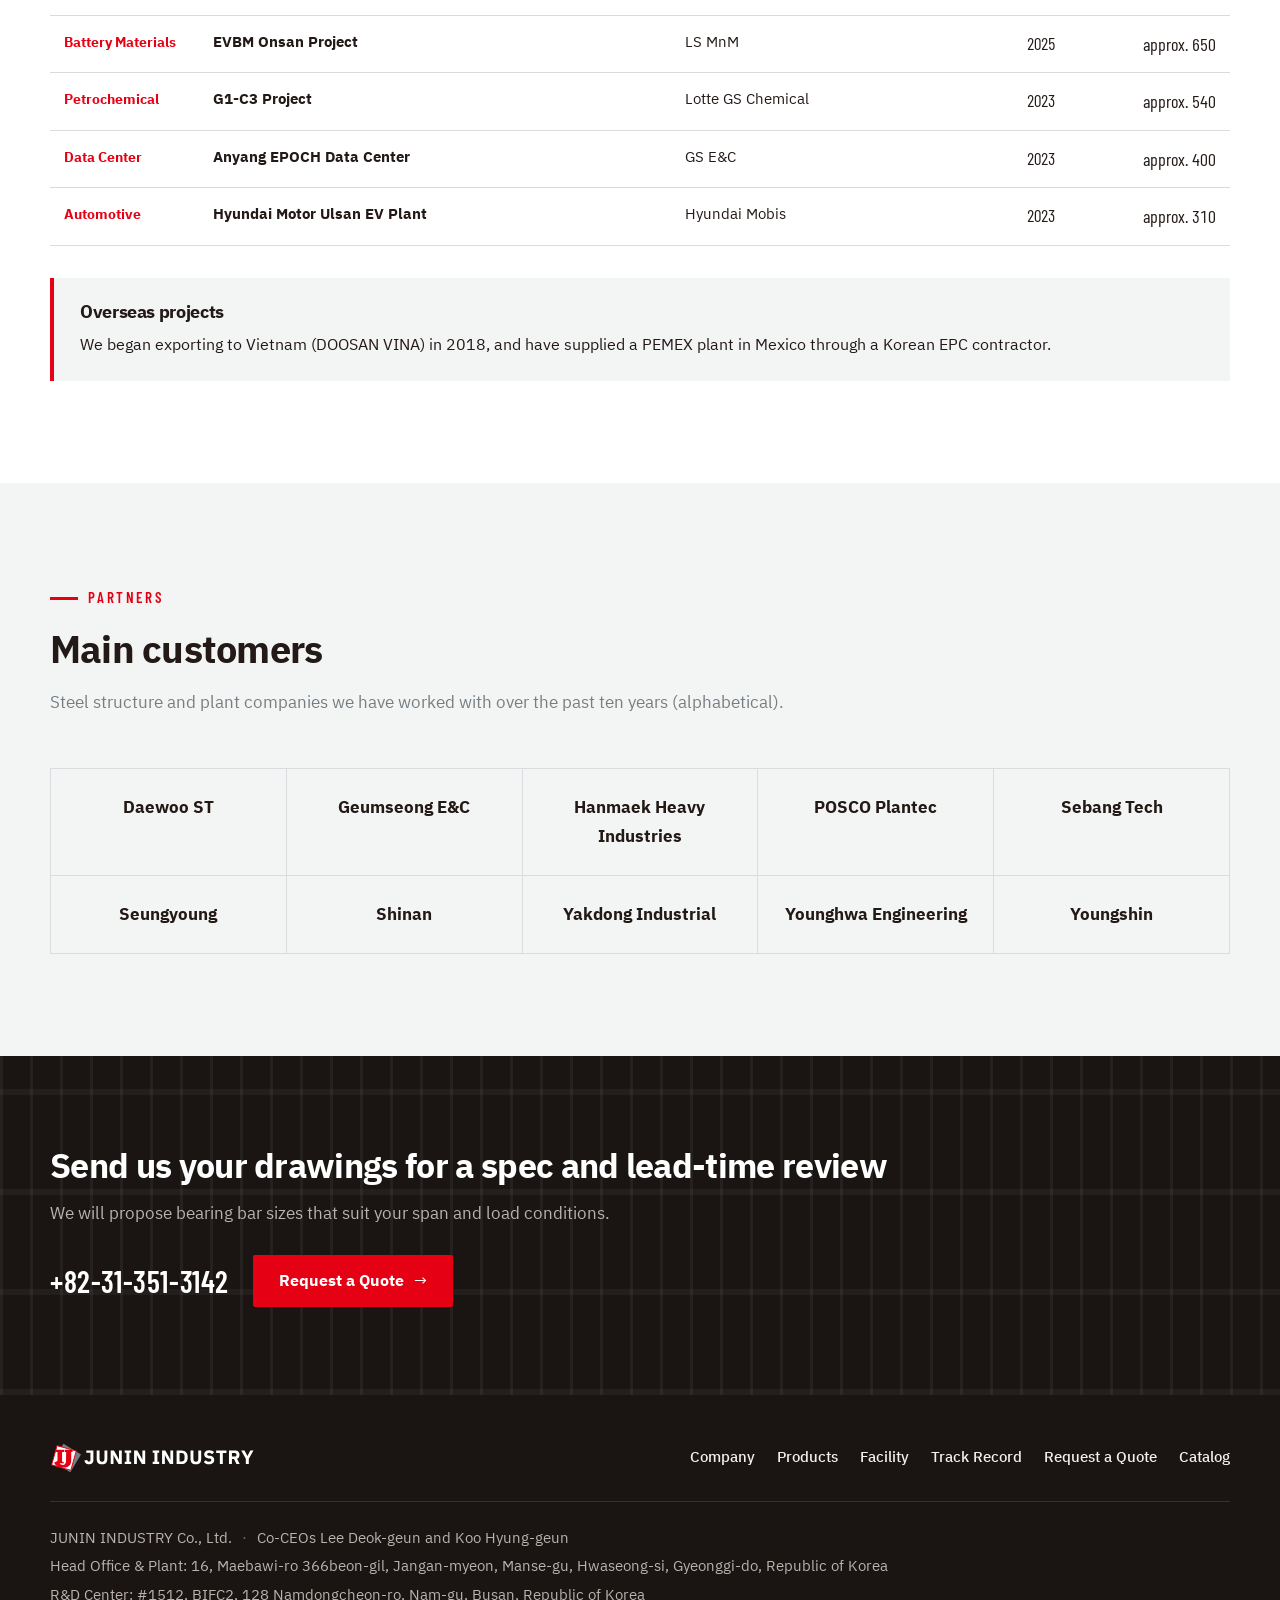
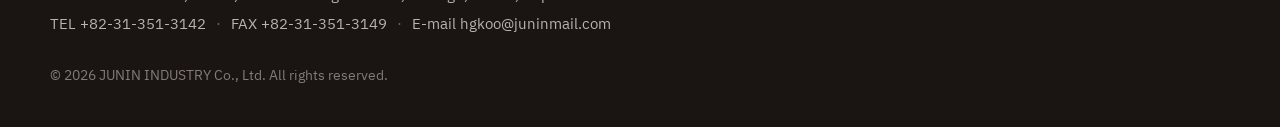
<file: en/projects.html>
<!doctype html>
<html lang="en">
<head>
<meta charset="utf-8">
<meta name="viewport" content="width=device-width, initial-scale=1, viewport-fit=cover">
<title>Track Record | JUNIN INDUSTRY Co., Ltd.</title>
<meta name="claude:viewport-fit-sides" content="cover">
<meta name="description" content="37,300 t and 6,205 orders delivered over ten years since 2016. Annual delivery volume, key projects by sector and main customers.">
<meta property="og:type" content="website">
<meta property="og:title" content="Track Record | JUNIN INDUSTRY Co., Ltd.">
<meta property="og:description" content="37,300 t and 6,205 orders delivered over ten years since 2016. Annual delivery volume, key projects by sector and main customers.">
<meta property="og:image" content="https://www.junin-grating.com/assets/img/hero-line.jpg">
<meta property="og:url" content="https://www.junin-grating.com/en/projects.html">
<meta property="og:site_name" content="JUNIN INDUSTRY Co., Ltd.">
<meta property="og:locale" content="en_US">
<meta property="og:locale:alternate" content="ko_KR">
<link rel="canonical" href="https://www.junin-grating.com/en/projects.html">
<link rel="alternate" hreflang="ko" href="https://www.junin-grating.com/projects.html">
<link rel="alternate" hreflang="en" href="https://www.junin-grating.com/en/projects.html">
<link rel="alternate" hreflang="x-default" href="https://www.junin-grating.com/projects.html">
<link rel="icon" type="image/png" sizes="32x32" href="../assets/img/mark-32.png">
<link rel="apple-touch-icon" href="../assets/img/mark-180.png">
<link rel="preconnect" href="https://fonts.googleapis.com">
<link rel="preconnect" href="https://fonts.gstatic.com" crossorigin>
<link rel="stylesheet" href="https://fonts.googleapis.com/css2?family=Barlow+Condensed:wght@500;600;700&family=IBM+Plex+Sans+KR:wght@400;500;700&display=swap">
<link rel="stylesheet" href="../assets/css/site.css">
</head>
<body>
<a class="sr-only" href="#main">Skip to content</a>
<header class="site-header">
  <div class="wrap">
    <a class="brand" href="./" aria-label="JUNIN INDUSTRY Co., Ltd. home"><img src="../assets/img/logo-en.svg" alt="JUNIN INDUSTRY Co., Ltd." width="233" height="34"></a>
    <div class="lang" aria-label="Language"><a href="../projects.html" lang="ko" hreflang="ko">KO</a><a href="./projects.html" lang="en" hreflang="en" aria-current="true">EN</a></div>
    <button class="nav-toggle" type="button" aria-expanded="false" aria-controls="site-nav"><span></span><span class="sr-only">Menu</span></button>
    <nav class="nav" id="site-nav" aria-label="Main menu">
      <a href="company.html">Company</a>
<a href="products.html">Products</a>
<a href="facility.html">Facility</a>
<a href="projects.html" aria-current="page">Track Record</a>
<a class="nav-cta" href="contact.html">Request a Quote</a>
    </nav>
  </div>
</header>
<main id="main">
<section class="hero hero-sub-page">
  <div class="hero-media"><img src="../assets/img/17-bundle-packing-2.jpg" alt="" fetchpriority="high"></div>
  <div class="wrap">
    <span class="eyebrow">Track Record</span>
    <h1>37,300 tons in ten years, chosen by more than 350 customers</h1>
    <p class="lead">From April 2016 to early November 2026 we delivered 6,205 orders. Floors and walkways at petrochemical plants, semiconductor fabs, power stations, data centers and airports are built with JUNIN grating.</p>
    <div class="btns"><a class="btn btn-red" href="contact.html">Request a Quote</a></div>
  </div>
</section>
<section class="stats" aria-label="Key figures"><div class="wrap"><ul><li><span class="num">37,300<small>t</small></span><span class="label">Delivered over 10 years</span></li><li><span class="num">6,205</span><span class="label">Delivery orders</span></li><li><span class="num">350<small>+</small></span><span class="label">Customers</span></li><li><span class="num">4,736<small>t</small></span><span class="label">Delivered in 2020</span></li></ul></div></section>

<section class="section">
  <div class="wrap">
    <div class="sec-head"><span class="eyebrow">Annual Delivery</span><h2>Over 3,000 tons delivered every year since 2018</h2>
      <p>With capacity of up to 1,000 tons a month, we have headroom to meet delivery dates even in years when large projects overlap.</p></div>
    <div class="chart-box">
      <div class="chart-scroll"><svg viewBox="0 0 760 360" role="img" aria-labelledby="annual-title annual-desc">
<title id="annual-title">Annual delivery volume</title>
<desc id="annual-desc">2016: 1,073 t, 2017: 2,321 t, 2018: 3,201 t, 2019: 4,037 t, 2020: 4,736 t, 2021: 3,658 t, 2022: 3,962 t, 2023: 3,819 t, 2024: 4,133 t, 2025: 3,006 t, 2026: 3,410 t</desc>
<line x1="52" x2="748" y1="316.0" y2="316.0" stroke="#d8dcde" stroke-width="1"/>
<text x="44" y="321.0" text-anchor="end" font-family="Barlow Condensed, sans-serif" font-size="15" fill="#767E83">0</text>
<line x1="52" x2="748" y1="259.6" y2="259.6" stroke="#d8dcde" stroke-width="1"/>
<text x="44" y="264.6" text-anchor="end" font-family="Barlow Condensed, sans-serif" font-size="15" fill="#767E83">1,000</text>
<line x1="52" x2="748" y1="203.2" y2="203.2" stroke="#d8dcde" stroke-width="1"/>
<text x="44" y="208.2" text-anchor="end" font-family="Barlow Condensed, sans-serif" font-size="15" fill="#767E83">2,000</text>
<line x1="52" x2="748" y1="146.8" y2="146.8" stroke="#d8dcde" stroke-width="1"/>
<text x="44" y="151.8" text-anchor="end" font-family="Barlow Condensed, sans-serif" font-size="15" fill="#767E83">3,000</text>
<line x1="52" x2="748" y1="90.4" y2="90.4" stroke="#d8dcde" stroke-width="1"/>
<text x="44" y="95.4" text-anchor="end" font-family="Barlow Condensed, sans-serif" font-size="15" fill="#767E83">4,000</text>
<line x1="52" x2="748" y1="34.0" y2="34.0" stroke="#d8dcde" stroke-width="1"/>
<text x="44" y="39.0" text-anchor="end" font-family="Barlow Condensed, sans-serif" font-size="15" fill="#767E83">5,000</text>
<line x1="52" x2="748" y1="146.8" y2="146.8" stroke="#E60013" stroke-width="1.5" stroke-dasharray="5 4"/>
<rect x="64.0" y="255.5" width="39.2" height="60.5" fill="#a9b0b4"/>
<text x="83.6" y="247.5" text-anchor="middle" font-family="Barlow Condensed, sans-serif" font-size="16" font-weight="600" fill="#231916">1,073</text>
<text x="83.6" y="338" text-anchor="middle" font-family="Barlow Condensed, sans-serif" font-size="16" fill="#231916">2016</text>
<rect x="127.3" y="185.1" width="39.2" height="130.9" fill="#231916"/>
<text x="146.9" y="177.1" text-anchor="middle" font-family="Barlow Condensed, sans-serif" font-size="16" font-weight="600" fill="#231916">2,321</text>
<text x="146.9" y="338" text-anchor="middle" font-family="Barlow Condensed, sans-serif" font-size="16" fill="#231916">2017</text>
<rect x="190.6" y="135.5" width="39.2" height="180.5" fill="#231916"/>
<text x="210.2" y="127.5" text-anchor="middle" font-family="Barlow Condensed, sans-serif" font-size="16" font-weight="600" fill="#231916">3,201</text>
<text x="210.2" y="338" text-anchor="middle" font-family="Barlow Condensed, sans-serif" font-size="16" fill="#231916">2018</text>
<rect x="253.8" y="88.3" width="39.2" height="227.7" fill="#231916"/>
<text x="273.5" y="80.3" text-anchor="middle" font-family="Barlow Condensed, sans-serif" font-size="16" font-weight="600" fill="#231916">4,037</text>
<text x="273.5" y="338" text-anchor="middle" font-family="Barlow Condensed, sans-serif" font-size="16" fill="#231916">2019</text>
<rect x="317.1" y="48.9" width="39.2" height="267.1" fill="#231916"/>
<text x="336.7" y="40.9" text-anchor="middle" font-family="Barlow Condensed, sans-serif" font-size="16" font-weight="600" fill="#231916">4,736</text>
<text x="336.7" y="338" text-anchor="middle" font-family="Barlow Condensed, sans-serif" font-size="16" fill="#231916">2020</text>
<rect x="380.4" y="109.7" width="39.2" height="206.3" fill="#231916"/>
<text x="400.0" y="101.7" text-anchor="middle" font-family="Barlow Condensed, sans-serif" font-size="16" font-weight="600" fill="#231916">3,658</text>
<text x="400.0" y="338" text-anchor="middle" font-family="Barlow Condensed, sans-serif" font-size="16" fill="#231916">2021</text>
<rect x="443.7" y="92.5" width="39.2" height="223.5" fill="#231916"/>
<text x="463.3" y="84.5" text-anchor="middle" font-family="Barlow Condensed, sans-serif" font-size="16" font-weight="600" fill="#231916">3,962</text>
<text x="463.3" y="338" text-anchor="middle" font-family="Barlow Condensed, sans-serif" font-size="16" fill="#231916">2022</text>
<rect x="506.9" y="100.6" width="39.2" height="215.4" fill="#231916"/>
<text x="526.5" y="92.6" text-anchor="middle" font-family="Barlow Condensed, sans-serif" font-size="16" font-weight="600" fill="#231916">3,819</text>
<text x="526.5" y="338" text-anchor="middle" font-family="Barlow Condensed, sans-serif" font-size="16" fill="#231916">2023</text>
<rect x="570.2" y="82.9" width="39.2" height="233.1" fill="#231916"/>
<text x="589.8" y="74.9" text-anchor="middle" font-family="Barlow Condensed, sans-serif" font-size="16" font-weight="600" fill="#231916">4,133</text>
<text x="589.8" y="338" text-anchor="middle" font-family="Barlow Condensed, sans-serif" font-size="16" fill="#231916">2024</text>
<rect x="633.5" y="146.5" width="39.2" height="169.5" fill="#231916"/>
<text x="653.1" y="138.5" text-anchor="middle" font-family="Barlow Condensed, sans-serif" font-size="16" font-weight="600" fill="#231916">3,006</text>
<text x="653.1" y="338" text-anchor="middle" font-family="Barlow Condensed, sans-serif" font-size="16" fill="#231916">2025</text>
<rect x="696.7" y="123.7" width="39.2" height="192.3" fill="#a9b0b4"/>
<text x="716.4" y="115.7" text-anchor="middle" font-family="Barlow Condensed, sans-serif" font-size="16" font-weight="600" fill="#231916">3,410</text>
<text x="716.4" y="338" text-anchor="middle" font-family="Barlow Condensed, sans-serif" font-size="16" fill="#231916">2026</text>
<text x="52" y="18" font-family="IBM Plex Sans KR, sans-serif" font-size="13" fill="#767E83">Unit: metric tons</text>
<text x="58" y="139.8" text-anchor="start" font-family="IBM Plex Sans KR, sans-serif" font-size="13" fill="#E60013">3,000 t</text>
</svg></div>
      <p class="note">By delivery date. 2016 covers April onward (after founding); 2026 covers deliveries through early November (grey bars). Ten-year total approx. 37,300 t.</p>
    </div>
  </div>
</section>

<section class="section section-paper">
  <div class="wrap split" style="align-items:start">
    <div style="display:grid;gap:18px">
      <span class="eyebrow">Product Mix</span>
      <h2 style="font-size:clamp(26px,3.2vw,38px)">What we deliver</h2>
      <p class="prose">Over the same period, 95% of volume (approx. 35,400 t) was grating and 5% (approx. 1,950 t) was stair treads. By bearing bar type, I-bar and serrated I-bar account for 70%.</p>
    </div>
    <div class="chart-box">
      <span class="chart-title">Share of deliveries by bearing bar type</span>
      <div class="bars-h"><div class="row"><span>I-bar</span><div class="track"><div class="fill" style="width:100.0%"></div></div><span class="val">39<small>%</small></span></div><div class="row"><span>Serrated I-bar</span><div class="track"><div class="fill" style="width:81.1%"></div></div><span class="val">32<small>%</small></span></div><div class="row"><span>Serrated flat bar</span><div class="track"><div class="fill" style="width:40.5%"></div></div><span class="val">16<small>%</small></span></div><div class="row"><span>Flat bar</span><div class="track"><div class="fill" style="width:22.3%"></div></div><span class="val">9<small>%</small></span></div><div class="row"><span>Other</span><div class="track"><div class="fill" style="width:12.9%"></div></div><span class="val">5<small>%</small></span></div></div>
      <p class="note">April 2016 to early November 2026, by material specification</p>
    </div>
  </div>
</section>

<section class="section" id="key-projects">
  <div class="wrap">
    <div class="sec-head"><span class="eyebrow">Key Projects</span><h2>Key projects by sector</h2><p>JUNIN grating was installed at the sites below, supplied through steel structure fabricators. Projects with 200 t or more delivered.</p></div>
    <div class="table-scroll"><table class="tbl tbl-wide">
      <thead><tr><th>Sector</th><th>Project</th><th>Owner / EPC</th><th>Period</th><th class="r">Delivered (t)</th></tr></thead>
      <tbody><tr><td><span style="color:var(--red);font-weight:700;font-size:14px">Semiconductor</span></td><th scope="row">Samsung Electronics Godeok &amp; Dongtan fabs (P3, P4, etc.)</th><td>Samsung C&amp;T</td><td class="num" style="font-size:17px">2019–2024</td><td class="r num" style="font-size:18px">approx. 3,630</td></tr><tr><td><span style="color:var(--red);font-weight:700;font-size:14px">Petrochemical</span></td><th scope="row">SHAHEEN Project</th><td>S-OIL</td><td class="num" style="font-size:17px">2024</td><td class="r num" style="font-size:18px">approx. 1,680</td></tr><tr><td><span style="color:var(--red);font-weight:700;font-size:14px">Petrochemical</span></td><th scope="row">MFC Project</th><td>GS Caltex</td><td class="num" style="font-size:17px">2019–2020</td><td class="r num" style="font-size:18px">approx. 1,280</td></tr><tr><td><span style="color:var(--red);font-weight:700;font-size:14px">Petrochemical</span></td><th scope="row">HPC Project</th><td>Hyundai Chemical</td><td class="num" style="font-size:17px">2020</td><td class="r num" style="font-size:18px">approx. 1,130</td></tr><tr><td><span style="color:var(--red);font-weight:700;font-size:14px">Airport</span></td><th scope="row">Phase 4, Terminal 2 Baggage Handling System</th><td>Incheon International Airport Corp.</td><td class="num" style="font-size:17px">2021</td><td class="r num" style="font-size:18px">approx. 920</td></tr><tr><td><span style="color:var(--red);font-weight:700;font-size:14px">Overseas Plant</span></td><th scope="row">PEMEX DNBR Module (Mexico)</th><td>Samsung Engineering (now Samsung E&amp;A)</td><td class="num" style="font-size:17px">2021</td><td class="r num" style="font-size:18px">approx. 900</td></tr><tr><td><span style="color:var(--red);font-weight:700;font-size:14px">Data Center</span></td><th scope="row">Gimpo Data Center</th><td>DL E&amp;C</td><td class="num" style="font-size:17px">2026</td><td class="r num" style="font-size:18px">approx. 820</td></tr><tr><td><span style="color:var(--red);font-weight:700;font-size:14px">Power</span></td><th scope="row">Yeongheung Thermal Power Plant (indoor coal yard, etc.)</th><td>Korea South-East Power (KOEN)</td><td class="num" style="font-size:17px">2022–2024</td><td class="r num" style="font-size:18px">approx. 790</td></tr><tr><td><span style="color:var(--red);font-weight:700;font-size:14px">Battery Materials</span></td><th scope="row">EVBM Onsan Project</th><td>LS MnM</td><td class="num" style="font-size:17px">2025</td><td class="r num" style="font-size:18px">approx. 650</td></tr><tr><td><span style="color:var(--red);font-weight:700;font-size:14px">Petrochemical</span></td><th scope="row">G1-C3 Project</th><td>Lotte GS Chemical</td><td class="num" style="font-size:17px">2023</td><td class="r num" style="font-size:18px">approx. 540</td></tr><tr><td><span style="color:var(--red);font-weight:700;font-size:14px">Data Center</span></td><th scope="row">Anyang EPOCH Data Center</th><td>GS E&amp;C</td><td class="num" style="font-size:17px">2023</td><td class="r num" style="font-size:18px">approx. 400</td></tr><tr><td><span style="color:var(--red);font-weight:700;font-size:14px">Automotive</span></td><th scope="row">Hyundai Motor Ulsan EV Plant</th><td>Hyundai Mobis</td><td class="num" style="font-size:17px">2023</td><td class="r num" style="font-size:18px">approx. 310</td></tr></tbody>
    </table></div>
    <div class="callout" style="margin-top:32px">
      <h3>Overseas projects</h3>
      <p>We began exporting to Vietnam (DOOSAN VINA) in 2018, and have supplied a PEMEX plant in Mexico through a Korean EPC contractor.</p>
    </div>
  </div>
</section>

<section class="section section-paper">
  <div class="wrap">
    <div class="sec-head"><span class="eyebrow">Partners</span><h2>Main customers</h2><p>Steel structure and plant companies we have worked with over the past ten years (alphabetical).</p></div>
    <ul class="clients"><li>Daewoo ST</li><li>Geumseong E&amp;C</li><li>Hanmaek Heavy Industries</li><li>POSCO Plantec</li><li>Sebang Tech</li><li>Seungyoung</li><li>Shinan</li><li>Yakdong Industrial</li><li>Younghwa Engineering</li><li>Youngshin</li></ul>
  </div>
</section>
<section class="cta-band grating-bg">
  <div class="wrap">
    <div>
      <h2>Send us your drawings for a spec and lead-time review</h2>
      <p>We will propose bearing bar sizes that suit your span and load conditions.</p>
    </div>
    <div class="contact-quick">
      <a class="tel" href="tel:+82313513142">+82-31-351-3142</a>
      <a class="btn btn-red" href="contact.html">Request a Quote</a>
    </div>
  </div>
</section>
</main>
<footer class="site-footer">
  <div class="wrap">
    <div class="foot-top">
      <img src="../assets/img/logo-en-white.svg" alt="JUNIN INDUSTRY Co., Ltd." width="206" height="30">
      <nav class="foot-nav" aria-label="Footer menu"><a href="company.html">Company</a><a href="products.html">Products</a><a href="facility.html">Facility</a><a href="projects.html">Track Record</a><a href="contact.html">Request a Quote</a><a href="../assets/docs/junin-catalog-en.pdf" download>Catalog</a></nav>
    </div>
    <div class="foot-info">
      <p><span>JUNIN INDUSTRY Co., Ltd.</span><span>Co-CEOs Lee Deok-geun and Koo Hyung-geun</span></p>
      <p><span>Head Office &amp; Plant: 16, Maebawi-ro 366beon-gil, Jangan-myeon, Manse-gu, Hwaseong-si, Gyeonggi-do, Republic of Korea</span></p>
      <p><span>R&amp;D Center: #1512, BIFC2, 128 Namdongcheon-ro, Nam-gu, Busan, Republic of Korea</span></p>
      <p><span>TEL <a href="tel:+82313513142">+82-31-351-3142</a></span><span>FAX +82-31-351-3149</span><span>E-mail <a href="mailto:hgkoo@juninmail.com">hgkoo@juninmail.com</a></span></p>
    </div>
    <p class="foot-copy">© 2026 JUNIN INDUSTRY Co., Ltd. All rights reserved.</p>
  </div>
</footer>
<script src="../assets/js/site.js"></script>
</body>
</html>
</file>
<file: assets/css/site.css>
/* 준인산업 — 산업 현장의 바닥을 만드는 회사.
   Layout: 사진과 숫자를 앞세운 넓은 밴드, 본문은 1180px 그리드. 어두운 밴드에는 그레이팅(베어링 바 30 · 크로스 바 100) 패턴.
   Single light theme by choice: 로고의 검정 글자가 밝은 바탕을 전제로 하므로 다크 모드를 두지 않음. */
:root {
  --red: #E60013;
  --red-deep: #b8000f;
  --ink: #231916;
  --steel: #767E83;
  --steel-soft: #a9b0b4;
  --bg: #ffffff;
  --paper: #f3f4f4;
  --line: #d8dcde;
  --dark: #1a1513;
  --dark-2: #2a2421;
  --on-dark: #f2f0ee;
  --on-dark-dim: #b9b3af;

  --font-body: "IBM Plex Sans KR", "Apple SD Gothic Neo", "Malgun Gothic", system-ui, sans-serif;
  --font-num: "Barlow Condensed", "Arial Narrow", "IBM Plex Sans KR", sans-serif;

  --wrap: 1180px;
  --gutter-l: max(20px, env(safe-area-inset-left, 0px));
  --gutter-r: max(20px, env(safe-area-inset-right, 0px));
  --header-h: 72px;
  color-scheme: light;
}

*, *::before, *::after { box-sizing: border-box; }
html { scroll-behavior: smooth; -webkit-text-size-adjust: 100%; }
@media (prefers-reduced-motion: reduce) { html { scroll-behavior: auto; } *, *::before, *::after { transition: none !important; animation: none !important; } }
body {
  margin: 0;
  background: var(--bg);
  color: var(--ink);
  font-family: var(--font-body);
  font-size: 16px;
  line-height: 1.7;
  word-break: keep-all;
  overflow-wrap: anywhere;
}
img, video { max-width: 100%; display: block; }
a { color: inherit; }
h1, h2, h3, h4 { margin: 0; line-height: 1.3; text-wrap: balance; letter-spacing: -0.02em; }
p { margin: 0; }
ul, ol { margin: 0; padding: 0; }
table { border-collapse: collapse; }
:focus-visible { outline: 3px solid var(--red); outline-offset: 2px; }
.sr-only { position: absolute; width: 1px; height: 1px; overflow: hidden; clip: rect(0 0 0 0); white-space: nowrap; }

.wrap { max-width: calc(var(--wrap) + 40px); margin: 0 auto; padding-left: var(--gutter-l); padding-right: var(--gutter-r); }
.num { font-family: var(--font-num); font-variant-numeric: tabular-nums; letter-spacing: 0; }

/* ---------- header ---------- */
body::before { content: ""; position: fixed; inset: 0 0 auto; height: env(safe-area-inset-top, 0px); z-index: 60; background: var(--bg); }
.site-header {
  position: sticky; top: env(safe-area-inset-top, 0px); z-index: 50;
  background: rgba(255,255,255,.96);
  border-bottom: 1px solid var(--line);
  backdrop-filter: saturate(1.2) blur(6px);
}
.site-header .wrap { display: flex; align-items: center; gap: 24px; height: var(--header-h); }
.brand { display: flex; align-items: center; flex-shrink: 0; }
.brand img { height: 34px; width: auto; }
.nav { margin-left: auto; display: flex; align-items: center; gap: 4px; }
.nav a {
  text-decoration: none; font-weight: 500; font-size: 15.5px;
  padding: 8px 14px; border-radius: 2px; color: var(--ink);
}
.nav a:hover { color: var(--red); }
.nav a[aria-current="page"] { color: var(--red); box-shadow: inset 0 -2px 0 var(--red); border-radius: 0; }
.nav .nav-cta {
  margin-left: 10px; background: var(--red); color: #fff; padding: 9px 18px; border-radius: 2px;
}
.nav .nav-cta:hover { background: var(--red-deep); color: #fff; }
.nav .nav-cta[aria-current="page"] { box-shadow: none; color: #fff; }
.nav-toggle {
  display: none; margin-left: auto; width: 44px; height: 44px; border: 1px solid var(--line);
  background: var(--bg); border-radius: 2px; cursor: pointer; padding: 0;
  align-items: center; justify-content: center;
}
.nav-toggle span, .nav-toggle span::before, .nav-toggle span::after {
  display: block; width: 20px; height: 2px; background: var(--ink); position: relative; content: "";
}
.nav-toggle span::before { position: absolute; top: -6px; }
.nav-toggle span::after { position: absolute; top: 6px; }
@media (max-width: 900px) {
  :root { --header-h: 62px; }
  .brand img { height: 28px; }
  .nav-toggle { display: inline-flex; }
  .nav {
    display: none; position: absolute; left: 0; right: 0; top: var(--header-h);
    flex-direction: column; align-items: stretch; gap: 0;
    background: var(--bg); border-bottom: 1px solid var(--line);
    padding: 8px var(--gutter-r) 16px var(--gutter-l);
  }
  .nav.open { display: flex; }
  .nav a { padding: 14px 4px; border-bottom: 1px solid var(--paper); font-size: 17px; }
  .nav a[aria-current="page"] { box-shadow: none; }
  .nav .nav-cta { margin: 12px 0 0; text-align: center; border-bottom: 0; }
}

/* ---------- buttons ---------- */
.btns { display: flex; flex-wrap: wrap; gap: 12px; }
.btn {
  display: inline-flex; align-items: center; gap: 10px; text-decoration: none;
  font-weight: 700; font-size: 16px; padding: 14px 24px; border-radius: 2px;
  border: 2px solid transparent; cursor: pointer; font-family: inherit; line-height: 1.2;
}
.btn::after { content: "→"; font-weight: 400; transition: transform .15s; }
.btn:hover::after { transform: translateX(3px); }
.btn-red { background: var(--red); color: #fff; }
.btn-red:hover { background: var(--red-deep); }
.btn-line { border-color: currentColor; color: inherit; background: transparent; }
.btn-line:hover { background: rgba(127,127,127,.12); }
.btn-plain::after { content: none; }

/* ---------- hero ---------- */
.hero {
  position: relative; color: var(--on-dark); background: var(--dark);
  isolation: isolate; overflow: hidden;
}
.hero-media { position: absolute; inset: 0; z-index: -2; }
.hero-media img { width: 100%; height: 100%; object-fit: cover; }
.hero::before {
  content: ""; position: absolute; inset: 0; z-index: -1;
  background: linear-gradient(90deg, rgba(20,16,14,.92) 0%, rgba(20,16,14,.78) 38%, rgba(20,16,14,.25) 75%, rgba(20,16,14,.1) 100%);
}
.hero .wrap { padding-block: clamp(80px, 13vw, 160px) clamp(72px, 10vw, 128px); }
.hero-sub-page .wrap { padding-block: clamp(64px, 9vw, 112px) clamp(56px, 7vw, 88px); }
.eyebrow {
  display: inline-flex; align-items: center; gap: 10px;
  font-family: var(--font-num); font-weight: 600; font-size: 15px; letter-spacing: .16em; text-transform: uppercase;
  color: var(--red);
}
.eyebrow::before { content: ""; width: 28px; height: 3px; background: var(--red); }
.hero .eyebrow { color: #ff5a63; }
.hero .eyebrow::before { background: var(--red); }
.hero h1 {
  margin-top: 20px; max-width: 16em;
  font-size: clamp(32px, 5.2vw, 60px); font-weight: 700; line-height: 1.22; letter-spacing: -0.035em;
}
.hero h1 em { font-style: normal; color: #fff; box-shadow: inset 0 -0.18em 0 var(--red); }
.hero .lead { margin-top: 22px; max-width: 36em; font-size: clamp(16px, 1.6vw, 19px); color: var(--on-dark-dim); line-height: 1.75; }
.hero .btns { margin-top: 36px; }
.hero .btn-line { color: #fff; }

/* ---------- stat band ---------- */
.stats { background: var(--ink); color: var(--on-dark); position: relative; }
.stats ul { list-style: none; display: grid; grid-template-columns: repeat(4, minmax(0,1fr)); }
.stats li { padding: 30px 24px 30px 0; border-left: 1px solid rgba(255,255,255,.12); padding-left: 24px; }
.stats li:first-child { border-left: 0; padding-left: 0; }
.stats .num { display: block; font-size: clamp(36px, 4.4vw, 54px); font-weight: 600; line-height: 1; color: #fff; }
.stats .num small { font-size: .5em; font-weight: 500; margin-left: 3px; color: var(--on-dark-dim); }
.stats .num .pre { font-size: .42em; font-weight: 500; margin-right: 4px; color: var(--on-dark-dim); font-family: var(--font-body); }
.stats .label { display: block; margin-top: 10px; font-size: 15px; color: var(--on-dark-dim); }
.stats-light { background: var(--paper); color: var(--ink); }
.stats-light li { border-left-color: var(--line); }
.stats-light .num { color: var(--ink); }
.stats-light .num small, .stats-light .num .pre, .stats-light .label { color: var(--steel); }
@media (max-width: 760px) {
  .stats ul { grid-template-columns: repeat(2, minmax(0,1fr)); }
  .stats li { padding: 22px 12px 22px 16px; border-top: 1px solid rgba(255,255,255,.12); }
  .stats li:nth-child(odd) { border-left: 0; padding-left: 0; }
  .stats li:nth-child(-n+2) { border-top: 0; }
  .stats-light li { border-top-color: var(--line); }
}

/* ---------- sections ---------- */
.section { padding-block: clamp(64px, 8vw, 112px); }
.section-tight { padding-block: clamp(48px, 6vw, 80px); }
.section-paper { background: var(--paper); }
.section-dark { background: var(--dark); color: var(--on-dark); }
.grating-bg {
  background-color: var(--dark);
  background-image:
    repeating-linear-gradient(90deg, rgba(255,255,255,.05) 0 3px, transparent 3px 30px),
    repeating-linear-gradient(0deg, rgba(255,255,255,.045) 0 6px, transparent 6px 100px);
}
.sec-head { display: grid; gap: 14px; max-width: 760px; margin-bottom: clamp(32px, 4vw, 52px); }
.sec-head h2 { font-size: clamp(26px, 3.2vw, 38px); font-weight: 700; }
.sec-head p { color: var(--steel); font-size: 17px; }
.section-dark .sec-head p { color: var(--on-dark-dim); }
.sec-head-row { display: flex; flex-wrap: wrap; align-items: end; justify-content: space-between; gap: 20px; max-width: none; }
.sec-head-row > div { display: grid; gap: 14px; max-width: 720px; }
.prose { max-width: 42em; display: grid; gap: 1.1em; font-size: 17px; }
.note { color: var(--steel); font-size: 14px; }
.section-dark .note { color: var(--on-dark-dim); }
.link-more { font-weight: 700; text-decoration: none; color: var(--red); white-space: nowrap; }
.link-more::after { content: " →"; }
.link-more:hover { text-decoration: underline; }

/* ---------- split ---------- */
.split { display: grid; grid-template-columns: minmax(0,1fr) minmax(0,1fr); gap: clamp(32px, 5vw, 72px); align-items: center; }
.split > * { min-width: 0; }
.split-media img { width: 100%; aspect-ratio: 4/3; object-fit: cover; }
@media (max-width: 860px) { .split { grid-template-columns: minmax(0,1fr); } }

/* ---------- product cards ---------- */
.cards { display: grid; grid-template-columns: repeat(3, minmax(0,1fr)); gap: 20px; }
.card {
  display: flex; flex-direction: column; gap: 12px; text-decoration: none;
  background: var(--bg); border: 1px solid var(--line); padding: 28px 26px 26px;
  transition: border-color .15s, transform .15s;
}
a.card:hover { border-color: var(--ink); transform: translateY(-2px); }
.card .profile { height: 64px; color: var(--ink); }
.card .profile svg { height: 100%; width: auto; }
.card h3 { font-size: 20px; }
.card .code { font-family: var(--font-num); font-size: 15px; letter-spacing: .08em; color: var(--steel); font-weight: 600; }
.card p { color: #4c4542; font-size: 15.5px; }
.card .link-more { margin-top: auto; padding-top: 6px; }
@media (max-width: 960px) { .cards { grid-template-columns: repeat(2, minmax(0,1fr)); } }
@media (max-width: 600px) { .cards { grid-template-columns: minmax(0,1fr); } }

/* ---------- process strip ---------- */
.flow { list-style: none; display: grid; grid-template-columns: repeat(6, minmax(0,1fr)); gap: 14px; }
.flow li { display: grid; gap: 12px; align-content: start; }
.flow figure { margin: 0; position: relative; }
.flow img { width: 100%; aspect-ratio: 4/3; object-fit: cover; }
.flow .step { font-family: var(--font-num); font-weight: 600; color: var(--red); font-size: 15px; letter-spacing: .1em; }
.flow h3 { font-size: 17px; margin-top: 2px; }
.flow p { font-size: 14.5px; color: var(--on-dark-dim); line-height: 1.6; }
.section:not(.section-dark) .flow p { color: var(--steel); }
@media (max-width: 1000px) { .flow { grid-template-columns: repeat(3, minmax(0,1fr)); row-gap: 28px; } }
@media (max-width: 560px) { .flow { grid-template-columns: repeat(2, minmax(0,1fr)); } }

/* ---------- tables ---------- */
.table-scroll { overflow-x: auto; -webkit-overflow-scrolling: touch; border-top: 2px solid var(--ink); }
.tbl { width: 100%; font-size: 15px; font-variant-numeric: tabular-nums; }
.tbl th, .tbl td { padding: 13px 14px; border-bottom: 1px solid var(--line); text-align: left; vertical-align: top; }
.tbl thead th { font-weight: 700; background: var(--paper); white-space: nowrap; font-size: 14.5px; }
.tbl td.r, .tbl th.r { text-align: right; }
.tbl td.c, .tbl th.c { text-align: center; }
.tbl tbody th { font-weight: 700; }
.tbl .muted { color: var(--steel); }
.tbl-compact th, .tbl-compact td { padding: 9px 10px; }
.tbl-spec td, .tbl-spec th { text-align: center; white-space: nowrap; }
.tbl-spec tbody th { text-align: left; }
.tbl-spec thead tr:first-child th { border-bottom: 1px solid var(--line); }
.section-dark .table-scroll { border-top-color: var(--on-dark); }
.section-dark .tbl th, .section-dark .tbl td { border-bottom-color: rgba(255,255,255,.14); }
.section-dark .tbl thead th { background: rgba(255,255,255,.06); }

/* ---------- photo grid ---------- */
.photos { display: grid; grid-template-columns: repeat(4, minmax(0,1fr)); gap: 12px; }
.photos figure { margin: 0; }
.photos img { width: 100%; aspect-ratio: 4/3; object-fit: cover; }
.photos figcaption { font-size: 14px; color: var(--steel); margin-top: 8px; }
.section-dark .photos figcaption { color: var(--on-dark-dim); }
@media (max-width: 860px) { .photos { grid-template-columns: repeat(2, minmax(0,1fr)); } }

/* ---------- steps (10단계) ---------- */
.steps { list-style: none; display: grid; grid-template-columns: repeat(5, minmax(0,1fr)); border-top: 2px solid var(--ink); }
.steps li { padding: 22px 18px 24px 0; border-bottom: 1px solid var(--line); display: grid; gap: 8px; align-content: start; }
.steps li + li { padding-left: 18px; border-left: 1px solid var(--line); }
.steps li:nth-child(5n+1) { padding-left: 0; border-left: 0; }
.steps .n { font-family: var(--font-num); font-size: 34px; font-weight: 600; line-height: 1; color: var(--steel-soft); }
.steps li.qc .n { color: var(--red); }
.steps h3 { font-size: 17px; }
.steps p { font-size: 14.5px; color: #4c4542; line-height: 1.6; }
@media (max-width: 960px) {
  .steps { grid-template-columns: repeat(2, minmax(0,1fr)); }
  .steps li, .steps li + li { padding: 20px 14px 20px 0; border-left: 0; }
  .steps li:nth-child(even) { padding-left: 16px; border-left: 1px solid var(--line); }
}

/* ---------- key list / feature list ---------- */
.facts { display: grid; grid-template-columns: repeat(2, minmax(0,1fr)); gap: 0 48px; }
.facts > div { padding: 20px 0; border-top: 1px solid var(--line); display: grid; grid-template-columns: 9.5em minmax(0,1fr); gap: 16px; }
.facts dt { font-weight: 700; }
.facts dd { margin: 0; color: #4c4542; }
@media (max-width: 760px) { .facts { grid-template-columns: minmax(0,1fr); } .facts > div { grid-template-columns: minmax(0,1fr); gap: 4px; } }

/* ---------- projects ---------- */
.proj-grid { display: grid; grid-template-columns: repeat(3, minmax(0,1fr)); gap: 1px; background: var(--line); border: 1px solid var(--line); }
.proj { background: var(--bg); padding: 24px 24px 22px; display: grid; gap: 6px; align-content: start; }
.proj .field { font-size: 13.5px; font-weight: 700; color: var(--red); letter-spacing: .02em; }
.proj h3 { font-size: 18px; }
.proj .client { color: var(--steel); font-size: 15px; }
.proj .meta { display: flex; justify-content: space-between; align-items: baseline; margin-top: 10px; padding-top: 12px; border-top: 1px dashed var(--line); font-size: 14px; color: var(--steel); }
.proj .meta .num { font-size: 24px; font-weight: 600; color: var(--ink); }
.proj .meta .num small { font-size: 14px; color: var(--steel); margin-left: 2px; }
@media (max-width: 960px) { .proj-grid { grid-template-columns: repeat(2, minmax(0,1fr)); } }
@media (max-width: 600px) { .proj-grid { grid-template-columns: minmax(0,1fr); } }

.clients { list-style: none; display: grid; grid-template-columns: repeat(5, minmax(0,1fr)); border-top: 1px solid var(--line); border-left: 1px solid var(--line); }
.clients li { padding: 24px 12px; text-align: center; font-weight: 700; font-size: 17px; border-right: 1px solid var(--line); border-bottom: 1px solid var(--line); }
@media (max-width: 760px) { .clients { grid-template-columns: repeat(2, minmax(0,1fr)); } }

/* ---------- chart ---------- */
.chart-box { display: grid; gap: 14px; }
.chart-box svg { width: 100%; height: auto; display: block; }
.chart-box .chart-title { font-weight: 700; font-size: 18px; }
.chart-scroll { overflow-x: auto; }
.chart-scroll svg { min-width: 560px; }
.bars-h { display: grid; gap: 14px; }
.bars-h .row { display: grid; grid-template-columns: 9em minmax(0,1fr) 5.5em; gap: 14px; align-items: center; font-size: 15px; }
.bars-h .track { height: 22px; background: var(--paper); }
.bars-h .fill { height: 100%; background: var(--ink); }
.bars-h .row:first-child .fill { background: var(--red); }
.bars-h .val { text-align: right; font-family: var(--font-num); font-size: 18px; font-weight: 600; font-variant-numeric: tabular-nums; }
.bars-h .val small { font-family: var(--font-body); font-size: 12.5px; color: var(--steel); font-weight: 400; margin-left: 4px; }
@media (max-width: 520px) { .bars-h .row { grid-template-columns: 6.8em minmax(0,1fr) 4.6em; gap: 8px; font-size: 14px; } }

/* ---------- timeline ---------- */
.timeline { list-style: none; display: grid; border-top: 2px solid var(--ink); }
.timeline li { display: grid; grid-template-columns: 7em minmax(0,1fr); gap: 16px; padding: 14px 0; border-bottom: 1px solid var(--line); }
.timeline .num { font-size: 20px; font-weight: 600; color: var(--red); }
.timeline .yr-first .num { color: var(--ink); }

/* ---------- cert ---------- */
.certs { display: grid; grid-template-columns: repeat(2, minmax(0,1fr)); gap: 20px; }
.cert { border: 1px solid var(--line); padding: 28px; display: grid; gap: 10px; background: var(--bg); }
.cert .std { font-family: var(--font-num); font-size: 34px; font-weight: 600; line-height: 1; }
.cert h3 { font-size: 17px; }
.cert dl { margin: 6px 0 0; display: grid; grid-template-columns: 5.5em minmax(0,1fr); gap: 6px 12px; font-size: 15px; }
.cert dt { color: var(--steel); }
.cert dd { margin: 0; }
@media (max-width: 700px) { .certs { grid-template-columns: minmax(0,1fr); } }

/* ---------- values ---------- */
.values { display: grid; grid-template-columns: repeat(3, minmax(0,1fr)); gap: 0; border-top: 1px solid rgba(255,255,255,.18); }
.values > div { padding: 26px 24px 8px 0; display: grid; gap: 8px; align-content: start; }
.values > div + div { padding-left: 24px; border-left: 1px solid rgba(255,255,255,.18); }
.values .en { font-family: var(--font-num); font-weight: 600; letter-spacing: .12em; text-transform: uppercase; color: #ff5a63; font-size: 15px; }
.values h3 { font-size: 20px; }
.values p { color: var(--on-dark-dim); font-size: 15.5px; }
@media (max-width: 760px) { .values { grid-template-columns: minmax(0,1fr); } .values > div + div { padding-left: 0; border-left: 0; border-top: 1px solid rgba(255,255,255,.18); } }

/* ---------- location ---------- */
.locs { display: grid; grid-template-columns: repeat(2, minmax(0,1fr)); gap: 20px; }
.loc { border-top: 3px solid var(--ink); padding-top: 20px; display: grid; gap: 10px; }
.loc .tag { font-size: 14px; font-weight: 700; color: var(--red); }
.loc h3 { font-size: 20px; }
.loc address { font-style: normal; font-size: 16.5px; }
.loc .maps { display: flex; gap: 16px; flex-wrap: wrap; font-size: 15px; }
.loc .maps a { color: var(--steel); }
@media (max-width: 700px) { .locs { grid-template-columns: minmax(0,1fr); } }

/* ---------- video ---------- */
.video-frame { position: relative; background: #000; }
.video-frame video { width: 100%; aspect-ratio: 16/9; object-fit: cover; }
.chapters { list-style: none; display: grid; grid-template-columns: repeat(6, minmax(0,1fr)); gap: 10px; margin-top: 14px; }
.chapters button {
  all: unset; cursor: pointer; display: grid; gap: 6px; font-size: 14px; color: var(--on-dark-dim); width: 100%;
}
.chapters button img { width: 100%; aspect-ratio: 16/9; object-fit: cover; opacity: .7; transition: opacity .15s; }
.chapters button:hover img, .chapters button:focus-visible img { opacity: 1; }
.chapters button:focus-visible { outline: 3px solid var(--red); outline-offset: 2px; }
.chapters .t { font-family: var(--font-num); color: #ff5a63; font-weight: 600; }
@media (max-width: 760px) { .chapters { grid-template-columns: repeat(3, minmax(0,1fr)); } }

/* ---------- profiles (제품 단면) ---------- */
.types { display: grid; grid-template-columns: repeat(5, minmax(0,1fr)); gap: 16px; }
.type { border: 1px solid var(--line); padding: 22px 18px; display: grid; gap: 10px; align-content: start; background: var(--bg); }
.type .profile { height: 70px; display: flex; align-items: end; }
.type .profile svg { height: 100%; width: auto; }
.type h3 { font-size: 17px; }
.type .code { font-family: var(--font-num); font-size: 15px; color: var(--steel); font-weight: 600; letter-spacing: .06em; }
.type p { font-size: 14.5px; color: #4c4542; line-height: 1.6; }
@media (max-width: 1000px) { .types { grid-template-columns: repeat(3, minmax(0,1fr)); } }
@media (max-width: 600px) { .types { grid-template-columns: repeat(2, minmax(0,1fr)); } }

.anatomy { display: grid; grid-template-columns: minmax(0,1.1fr) minmax(0,1fr); gap: clamp(28px,4vw,56px); align-items: center; }
.anatomy > * { min-width: 0; }
.anatomy svg { width: 100%; height: auto; }
@media (max-width: 860px) { .anatomy { grid-template-columns: minmax(0,1fr); } }

.fix { display: grid; grid-template-columns: repeat(4, minmax(0,1fr)); gap: 0; border-top: 2px solid var(--ink); }
.fix > div { padding: 20px 18px 20px 0; display: grid; gap: 6px; }
.fix > div + div { padding-left: 18px; border-left: 1px solid var(--line); }
.fix h3 { font-size: 17px; }
.fix p { color: #4c4542; font-size: 15px; }
@media (max-width: 760px) { .fix { grid-template-columns: repeat(2, minmax(0,1fr)); } .fix > div:nth-child(3) { padding-left: 0; border-left: 0; } .fix > div:nth-child(n+3) { border-top: 1px solid var(--line); } }

.callout { border-left: 4px solid var(--red); background: var(--paper); padding: 22px 26px; display: grid; gap: 8px; }
.callout h3 { font-size: 18px; }

.subnav { position: sticky; top: calc(env(safe-area-inset-top, 0px) + var(--header-h)); z-index: 40; background: var(--bg); border-bottom: 1px solid var(--line); }
.subnav .wrap { display: flex; gap: 6px; overflow-x: auto; scrollbar-width: none; }
.subnav a { flex-shrink: 0; text-decoration: none; padding: 14px 12px; font-size: 15px; font-weight: 500; color: var(--steel); }
.subnav a:hover { color: var(--ink); }
[id] { scroll-margin-top: calc(var(--header-h) + 64px); }

/* ---------- CTA band ---------- */
.cta-band .wrap { display: flex; flex-wrap: wrap; align-items: center; justify-content: space-between; gap: 28px; padding-block: clamp(56px, 7vw, 88px); }
.cta-band h2 { font-size: clamp(24px, 3vw, 34px); color: #fff; }
.cta-band p { color: var(--on-dark-dim); margin-top: 10px; font-size: 17px; }
.cta-band .tel { font-family: var(--font-num); font-size: 30px; font-weight: 600; color: #fff; text-decoration: none; letter-spacing: .02em; }
.cta-band .contact-quick { display: flex; flex-wrap: wrap; align-items: center; gap: 24px; }

/* ---------- contact ---------- */
.contact-grid { display: grid; grid-template-columns: minmax(0,1.5fr) minmax(0,1fr); gap: clamp(32px, 5vw, 72px); align-items: start; }
.contact-grid > * { min-width: 0; }
@media (max-width: 900px) { .contact-grid { grid-template-columns: minmax(0,1fr); } }
.form { display: grid; gap: 20px; }
.form .row2 { display: grid; grid-template-columns: repeat(2, minmax(0,1fr)); gap: 20px; }
@media (max-width: 600px) { .form .row2 { grid-template-columns: minmax(0,1fr); } }
.field { display: grid; gap: 8px; }
.field label, .field .lbl { font-weight: 700; font-size: 15px; }
.field .req { color: var(--red); margin-left: 3px; }
.field input, .field select, .field textarea {
  font: inherit; font-size: 16px; padding: 12px 14px; border: 1px solid #bfc4c7; border-radius: 2px;
  background: var(--bg); color: var(--ink); width: 100%;
}
.field textarea { min-height: 150px; resize: vertical; }
.field input:focus, .field select:focus, .field textarea:focus { outline: 2px solid var(--ink); outline-offset: 0; border-color: var(--ink); }
.field .hint { font-size: 13.5px; color: var(--steel); }
.chips { display: flex; flex-wrap: wrap; gap: 8px; }
.chips label { font-weight: 500; font-size: 15px; cursor: pointer; position: relative; }
.chips input { position: absolute; opacity: 0; pointer-events: none; }
.chips span { display: inline-block; padding: 9px 16px; border: 1px solid #bfc4c7; border-radius: 2px; }
.chips input:checked + span { background: var(--ink); border-color: var(--ink); color: #fff; }
.chips input:focus-visible + span { outline: 3px solid var(--red); outline-offset: 2px; }
.agree { display: flex; gap: 10px; align-items: flex-start; font-size: 14.5px; color: #4c4542; }
.agree input { margin-top: 5px; width: 18px; height: 18px; accent-color: var(--red); flex-shrink: 0; }
.agree details { margin-top: 4px; }
.agree summary { cursor: pointer; color: var(--steel); }
.form-status { padding: 16px 18px; background: var(--paper); border-left: 4px solid var(--ink); font-size: 15px; }
.form-status.err { border-left-color: var(--red); }
.info-list { display: grid; gap: 0; border-top: 2px solid var(--ink); }
.info-list > div { display: grid; grid-template-columns: 5em minmax(0,1fr); gap: 12px; padding: 16px 0; border-bottom: 1px solid var(--line); }
.info-list dt { color: var(--steel); font-size: 15px; }
.info-list dd { margin: 0; font-weight: 700; }
.info-list dd a { text-decoration: none; }
.info-list dd a:hover { color: var(--red); }
.info-list .big { font-family: var(--font-num); font-size: 24px; font-weight: 600; }
.doc-card { display: flex; gap: 16px; align-items: center; border: 1px solid var(--line); padding: 18px 20px; text-decoration: none; }
.doc-card:hover { border-color: var(--ink); }
.doc-card .ext { font-family: var(--font-num); font-weight: 700; background: var(--red); color: #fff; padding: 10px 8px; font-size: 15px; letter-spacing: .06em; }
.doc-card strong { display: block; }
.doc-card span { font-size: 14px; color: var(--steel); }

/* ---------- footer ---------- */
.site-footer { background: var(--dark); color: var(--on-dark-dim); font-size: 14.5px; }
.site-footer .wrap { padding-block: 48px 40px; display: grid; gap: 28px; }
.foot-top { display: flex; flex-wrap: wrap; justify-content: space-between; gap: 24px; align-items: center; }
.foot-top img { height: 30px; width: auto; }
.foot-nav { display: flex; flex-wrap: wrap; gap: 6px 22px; }
.foot-nav a { text-decoration: none; color: var(--on-dark); font-weight: 500; }
.foot-nav a:hover { color: #fff; text-decoration: underline; }
.foot-info { display: grid; gap: 4px; padding-top: 24px; border-top: 1px solid rgba(255,255,255,.12); }
.foot-info span + span::before { content: "·"; margin: 0 10px; color: #6d6560; }
.foot-info a { text-decoration: none; }
.foot-copy { color: #847b76; font-size: 13.5px; }
.tbl-wide { min-width: 680px; }
.doc-card .ext { white-space: nowrap; flex-shrink: 0; }
.types-4 { grid-template-columns: repeat(4, minmax(0,1fr)); }
.types-4 .profile, .card .profile { height: 96px; }
@media (max-width: 1000px) { .types-4 { grid-template-columns: repeat(2, minmax(0,1fr)); } }

/* ---------- language switch (KO / EN) ---------- */
.site-header .brand { order: 1; }
.site-header .nav { order: 2; }
.site-header .lang { order: 3; }
.site-header .nav-toggle { order: 4; }
.lang { display: flex; align-items: center; flex-shrink: 0; border: 1px solid var(--line); border-radius: 2px; font-family: var(--font-num); font-weight: 600; font-size: 14px; letter-spacing: .06em; }
.lang a { text-decoration: none; padding: 5px 9px; color: var(--steel); line-height: 1.2; }
.lang a + a { border-left: 1px solid var(--line); }
.lang a:hover { color: var(--ink); }
.lang a[aria-current] { color: var(--ink); background: var(--paper); }
@media (max-width: 900px) {
  .lang { margin-left: auto; }
  .nav-toggle { margin-left: 10px; }
}
/* English pages: longer labels */
html[lang="en"] .nav a { padding-inline: 11px; }
html[lang="en"] .hero h1 { max-width: 18em; letter-spacing: -0.025em; }
html[lang="en"] .facts > div { grid-template-columns: 11em minmax(0,1fr); }
html[lang="en"] .info-list > div { grid-template-columns: 5.5em minmax(0,1fr); }
</file>
